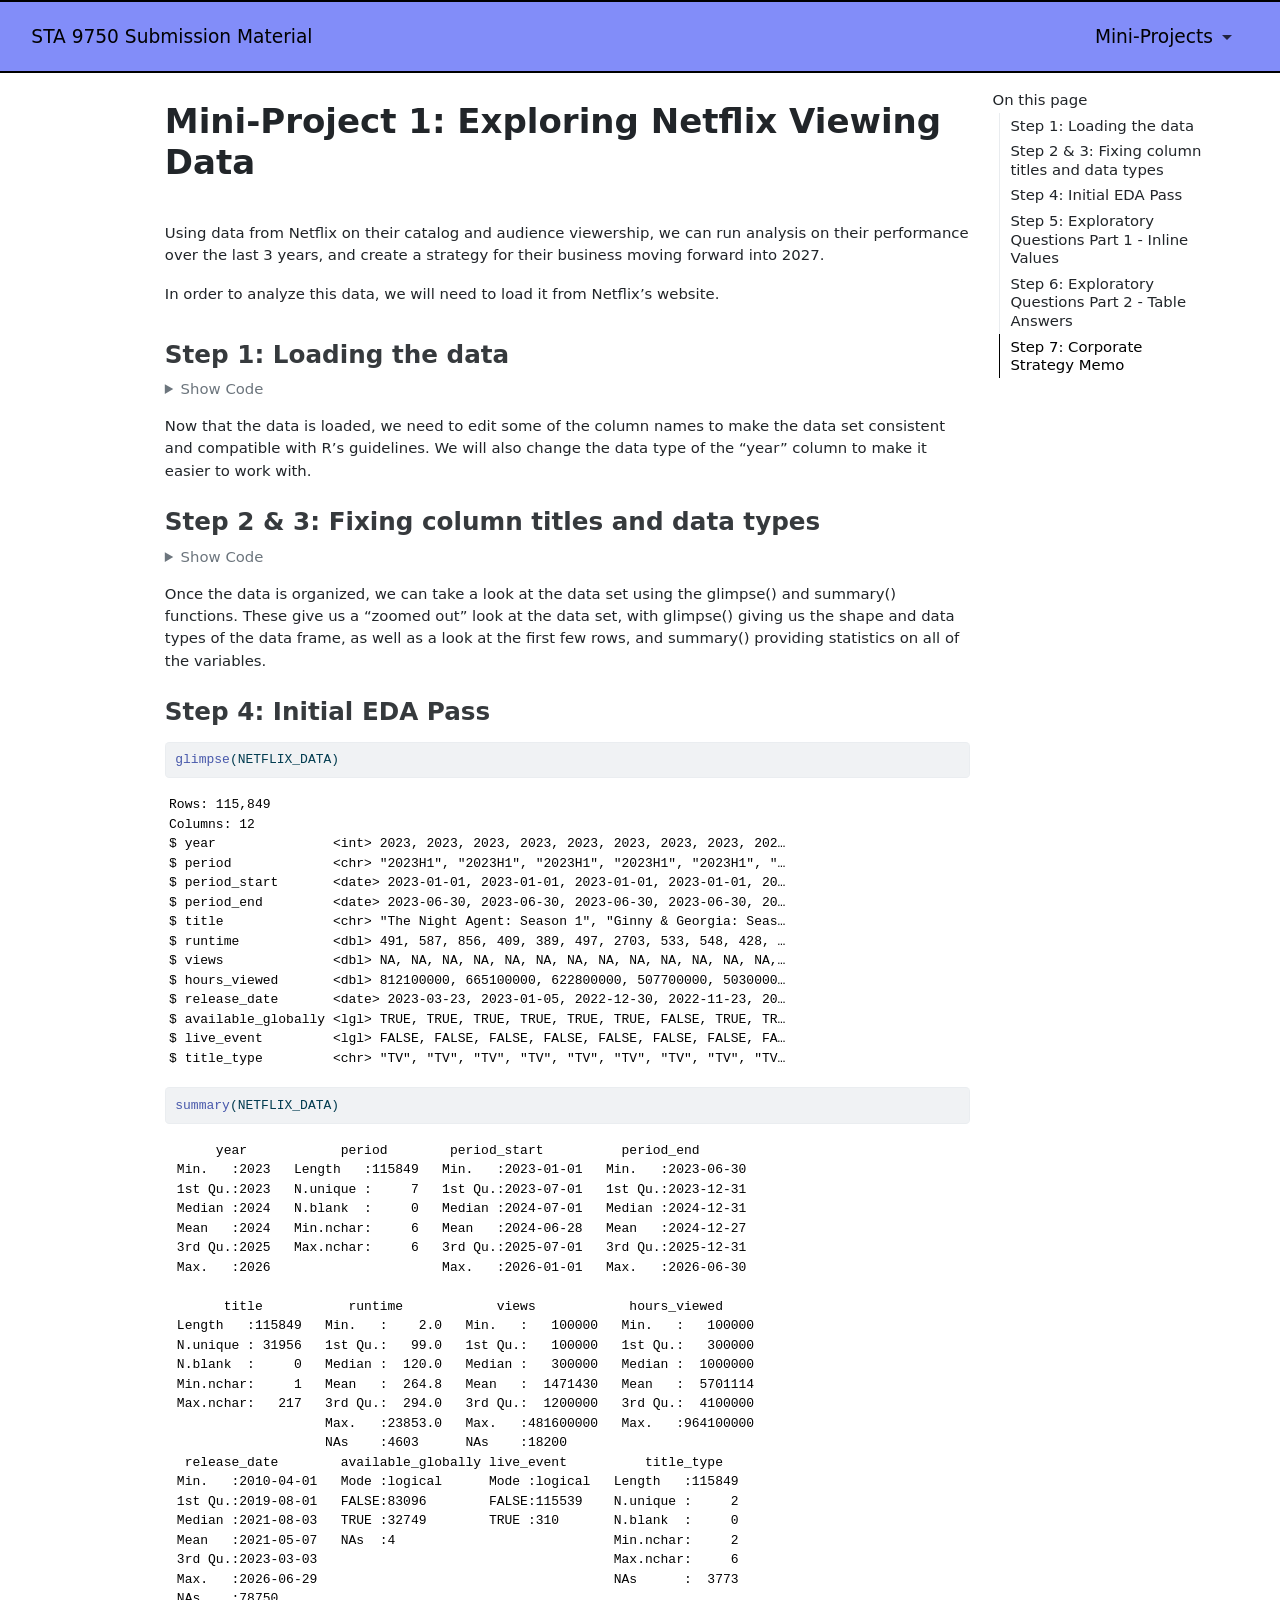
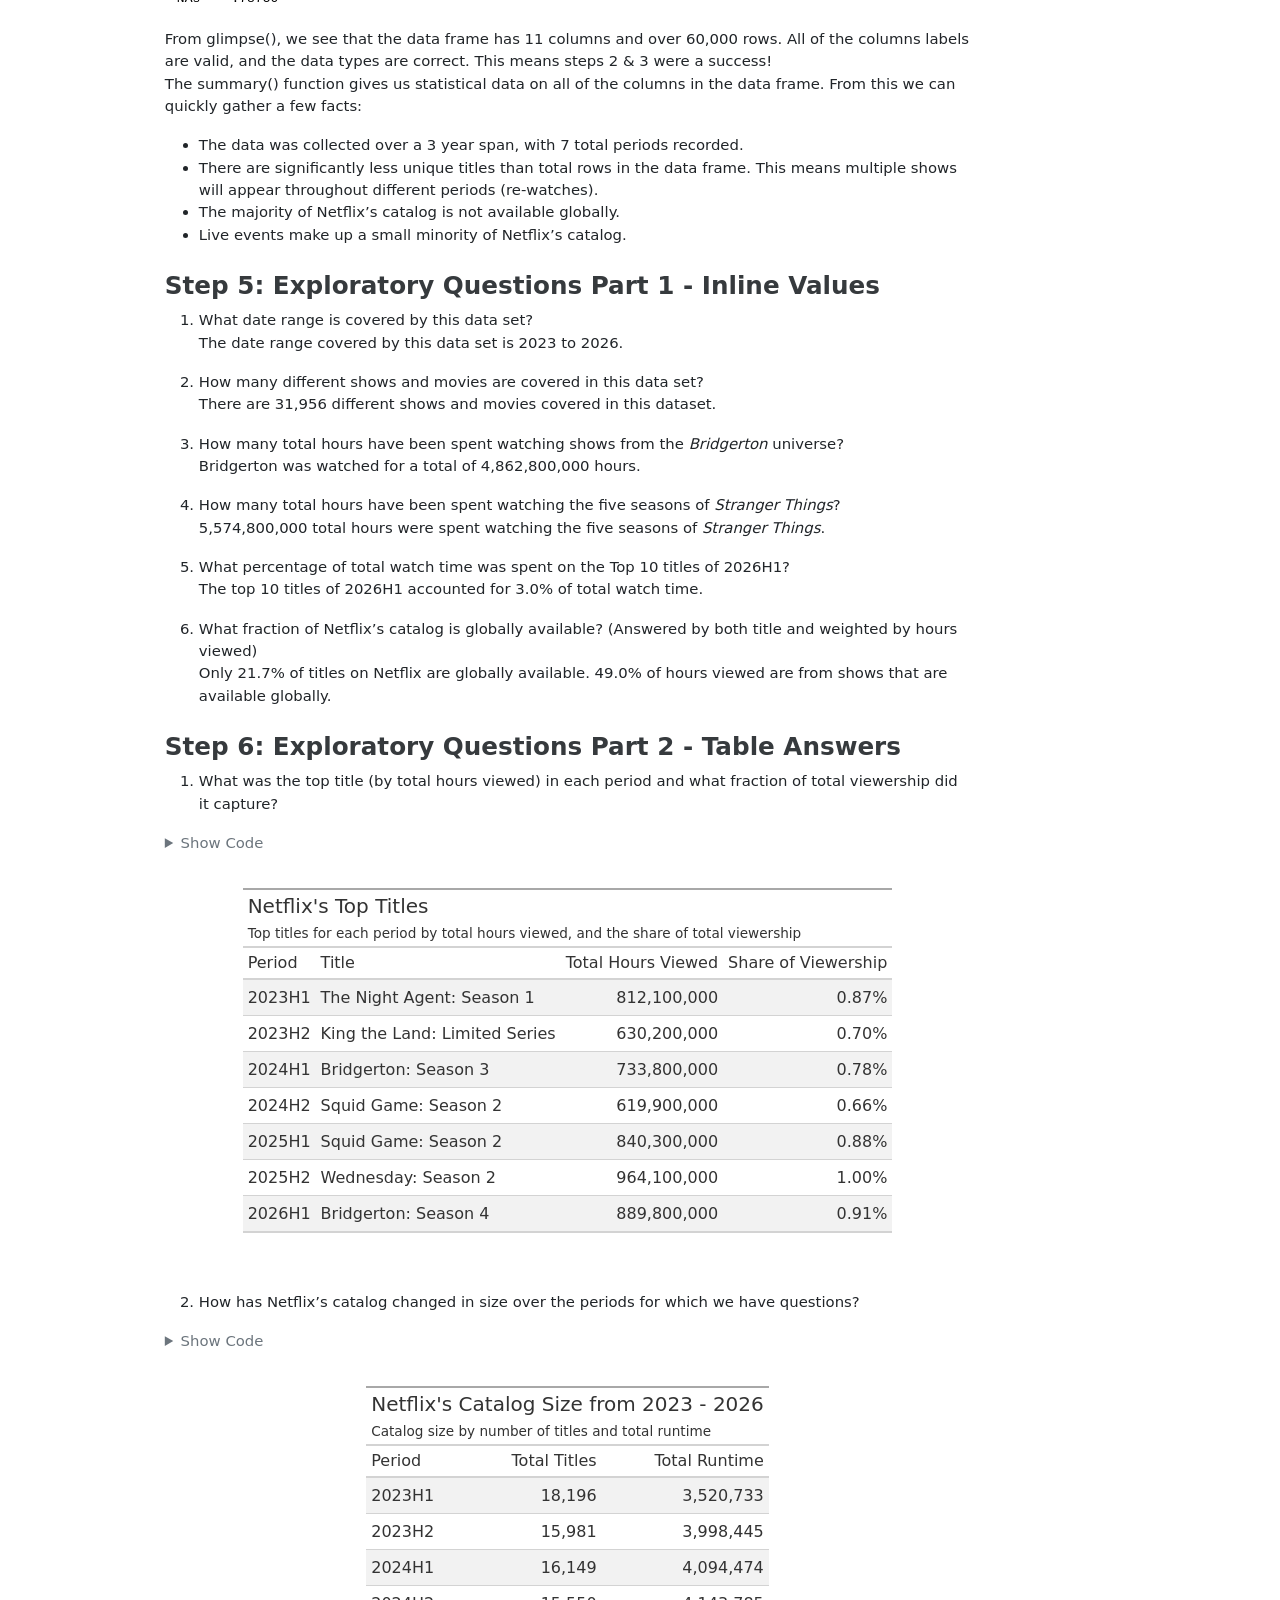
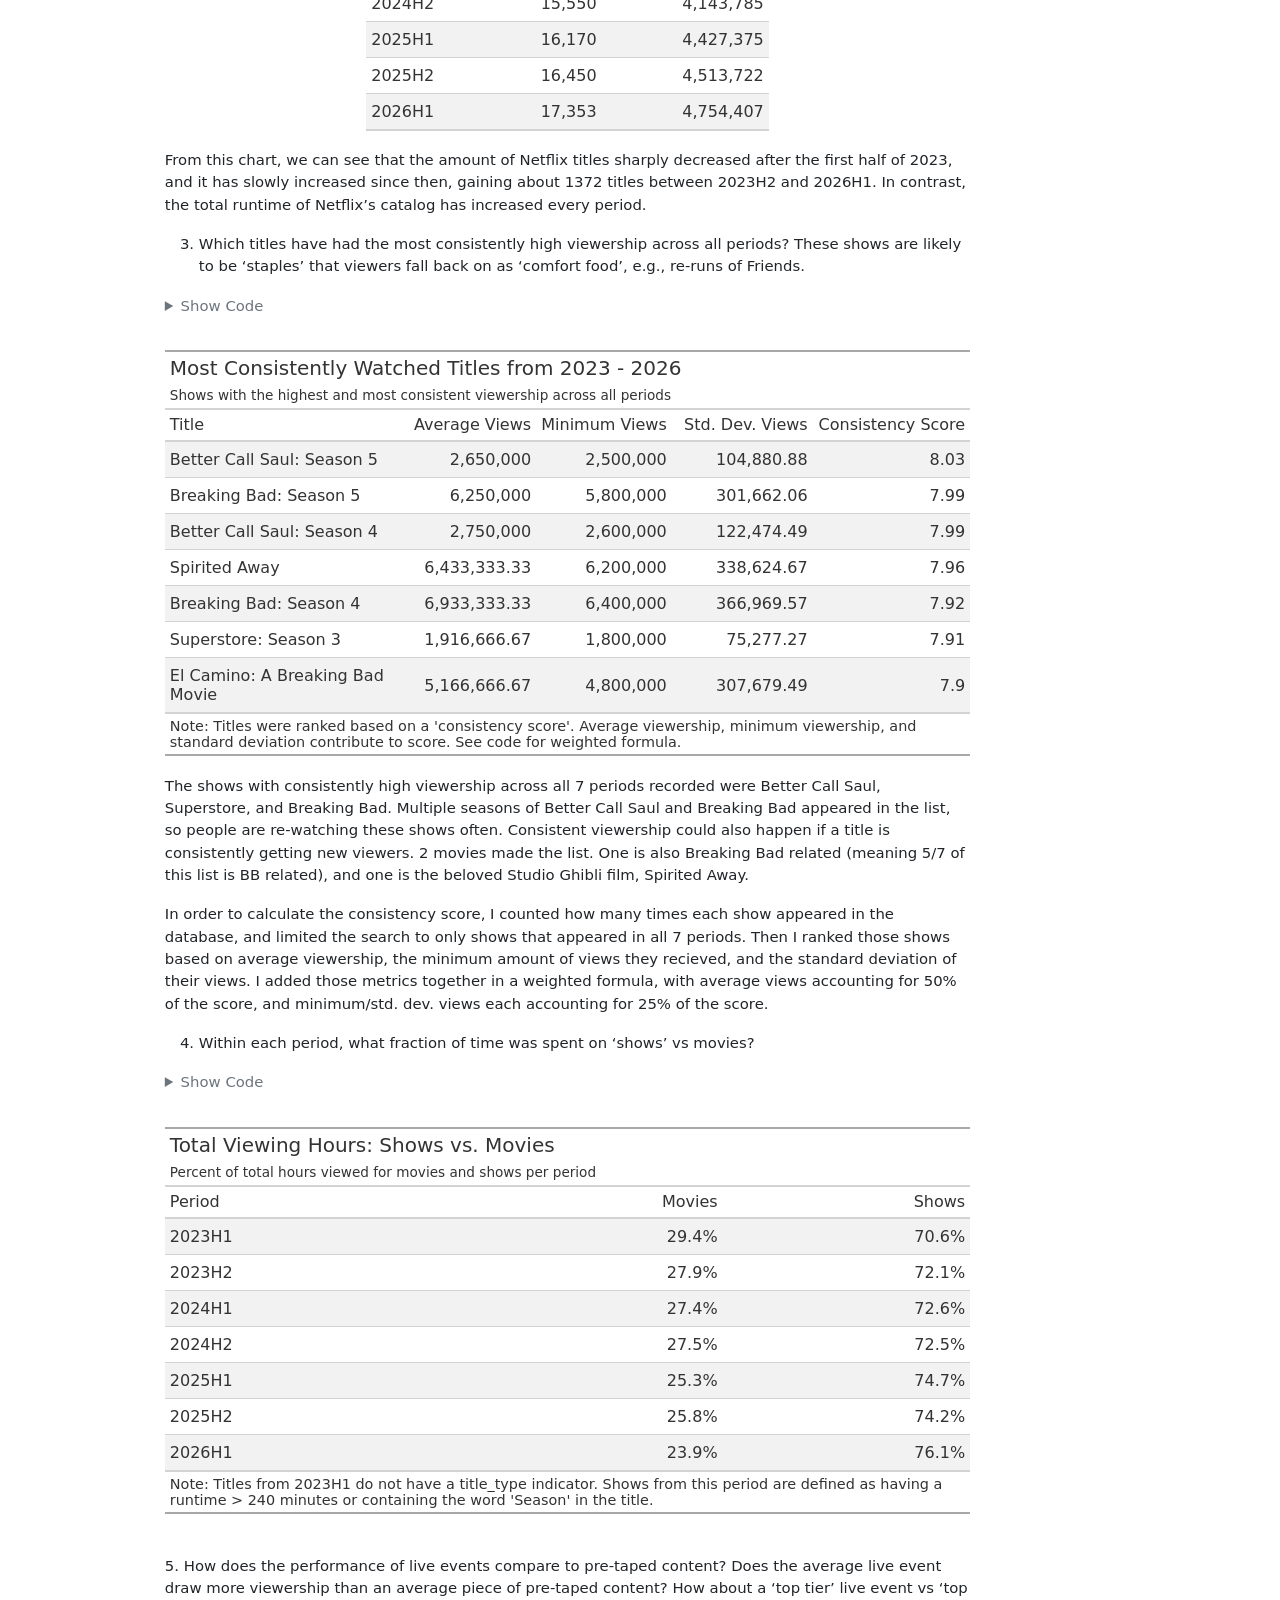
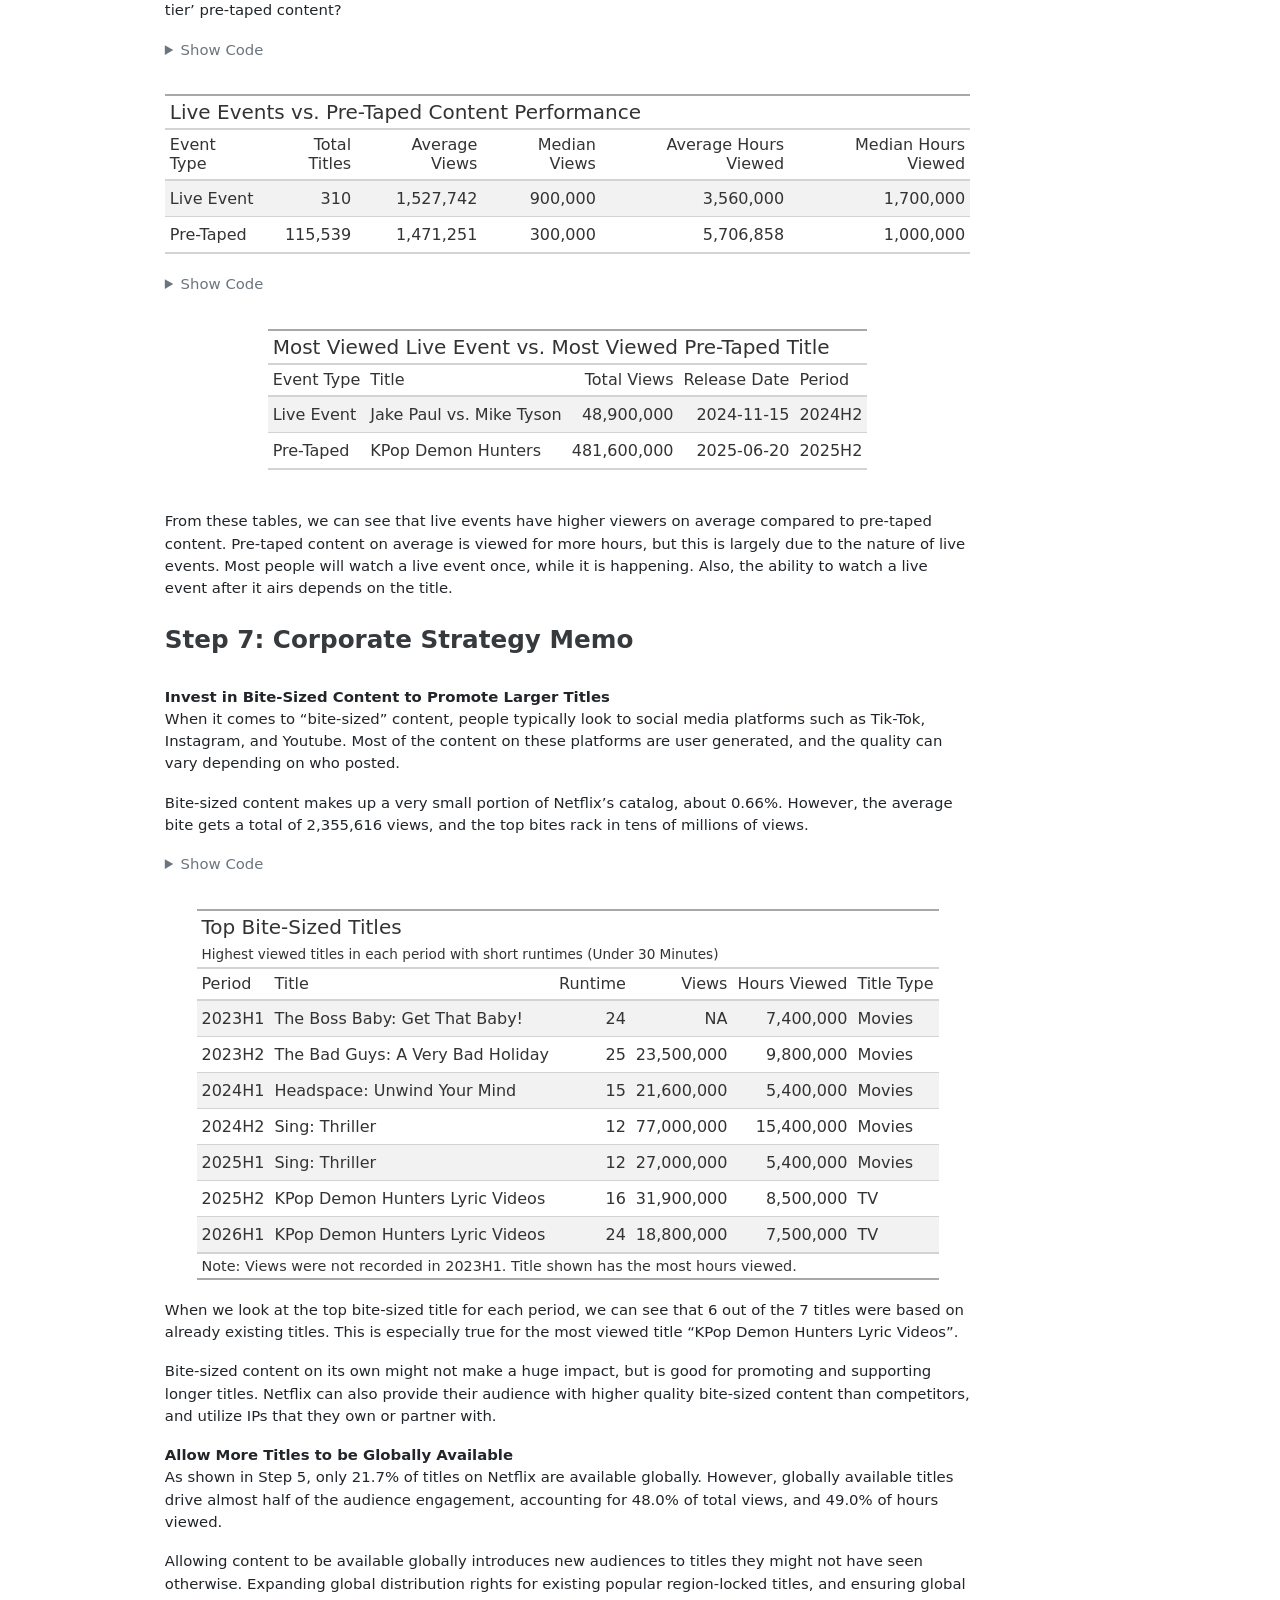
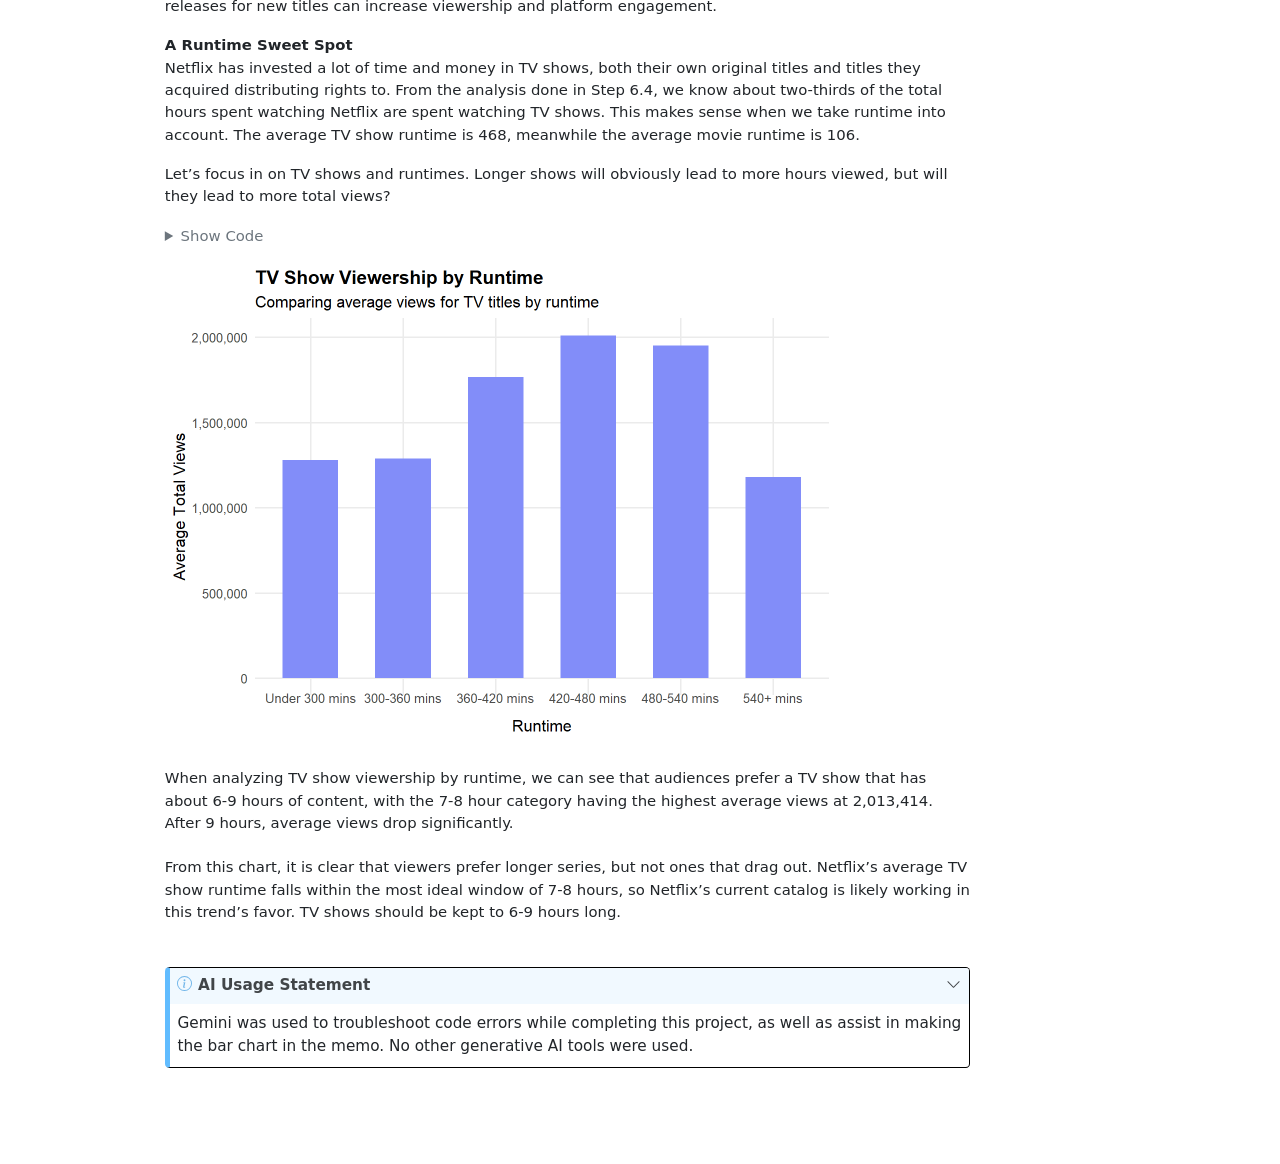
<file: docs/mp01.html>
<!DOCTYPE html>
<html xmlns="http://www.w3.org/1999/xhtml" lang="en" xml:lang="en"><head>

<meta charset="utf-8">
<meta name="generator" content="quarto-1.10.18">

<meta name="viewport" content="width=device-width, initial-scale=1.0, user-scalable=yes">


<title>Mini-Project 1: Exploring Netflix Viewing Data – STA 9750 Submission Material</title>
<style>
/* Default styles provided by pandoc.
** See https://pandoc.org/MANUAL.html#variables-for-html for config info.
*/
span.smallcaps{font-variant: small-caps;}
div.columns{display: flex; gap: 1.5em;}
div.column{flex: auto;}
@media screen {
div.columns{gap: min(4vw, 1.5em);}
div.column{overflow-x: auto;}
}
div.hanging-indent{margin-left: 1.5em; text-indent: -1.5em;}
ul.task-list{list-style: none;}
ul.task-list li input[type="checkbox"] {
  width: 0.8em;
  margin: 0 0.8em 0.2em -1em; /* quarto-specific, see https://github.com/quarto-dev/quarto-cli/issues/4556 */ 
  vertical-align: middle;
}
/* CSS for syntax highlighting */
html { -webkit-text-size-adjust: 100%; }
pre > code.sourceCode { white-space: pre; position: relative; }
pre > code.sourceCode > span { display: inline-block; line-height: 1.25; }
pre > code.sourceCode > span:empty { height: 1.2em; }
.sourceCode { overflow: visible; }
code.sourceCode > span { color: inherit; text-decoration: inherit; }
div.sourceCode { margin: 1em 0; }
pre.sourceCode { margin: 0; }
@media screen {
div.sourceCode { overflow: auto; }
}
@media print {
pre > code.sourceCode { white-space: pre-wrap; }
pre > code.sourceCode > span { text-indent: -5em; padding-left: 5em; }
}
pre.numberSource code
  { counter-reset: source-line 0; }
pre.numberSource code > span
  { position: relative; left: -4em; counter-increment: source-line; }
pre.numberSource code > span > a:first-child::before
  { content: counter(source-line);
    position: relative; left: -1em; text-align: right; vertical-align: baseline;
    border: none; display: inline-block;
    -webkit-touch-callout: none; -webkit-user-select: none;
    -khtml-user-select: none; -moz-user-select: none;
    -ms-user-select: none; user-select: none;
    padding: 0 4px; width: 4em;
  }
pre.numberSource { margin-left: 3em;  padding-left: 4px; }
div.sourceCode
  {   }
@media screen {
pre > code.sourceCode > span > a:first-child::before { text-decoration: underline; }
}
</style>


<script src="site_libs/quarto-nav/quarto-nav.js"></script>
<script src="site_libs/clipboard/clipboard.min.js"></script>
<script src="site_libs/quarto-search/autocomplete.umd.js"></script>
<script src="site_libs/quarto-search/fuse.min.js"></script>
<script src="site_libs/quarto-search/quarto-search.js"></script>
<meta name="quarto:offset" content="./">
<script src="site_libs/quarto-html/quarto.js" type="module"></script>
<script src="site_libs/quarto-html/tabsets/tabsets.js" type="module"></script>
<script src="site_libs/quarto-html/popper.min.js"></script>
<script src="site_libs/quarto-html/tippy.umd.min.js"></script>
<script src="site_libs/quarto-html/anchor.min.js"></script>
<link href="site_libs/quarto-html/tippy.css" rel="stylesheet">
<link href="site_libs/quarto-html/quarto-syntax-highlighting-64a204ab8560d761af7679ceaba22944.css" rel="stylesheet" id="quarto-text-highlighting-styles">
<script src="site_libs/bootstrap/bootstrap.min.js"></script>
<link href="site_libs/bootstrap/bootstrap-icons.css" rel="stylesheet">
<link href="site_libs/bootstrap/bootstrap-adc5cd6dcca335c125d18661845a50cc.min.css" rel="stylesheet" append-hash="true" id="quarto-bootstrap" data-mode="light">
<script id="quarto-search-options" type="application/json">{
  "location": "navbar",
  "copy-button": false,
  "collapse-after": 3,
  "panel-placement": "end",
  "type": "overlay",
  "limit": 50,
  "keyboard-shortcut": [
    "f",
    "/",
    "s"
  ],
  "show-item-context": false,
  "language": {
    "search-no-results-text": "No results",
    "search-matching-documents-text": "matching documents",
    "search-copy-link-title": "Copy link to search",
    "search-hide-matches-text": "Hide additional matches",
    "search-more-match-text": "more match in this document",
    "search-more-matches-text": "more matches in this document",
    "search-clear-button-title": "Clear",
    "search-text-placeholder": "",
    "search-detached-cancel-button-title": "Cancel",
    "search-submit-button-title": "Submit",
    "search-label": "Search"
  }
}</script>


</head>

<body class="nav-fixed quarto-light">

<div id="quarto-search-results"></div>
  <header id="quarto-header" class="headroom fixed-top">
    <nav class="navbar navbar-expand-sm " data-bs-theme="dark">
      <div class="navbar-container container-fluid">
      <div class="navbar-brand-container mx-auto">
    <a class="navbar-brand" href="./index.html">
    <span class="navbar-title">STA 9750 Submission Material</span>
    </a>
  </div>
          <button class="navbar-toggler" type="button" data-bs-toggle="collapse" data-bs-target="#navbarCollapse" aria-controls="navbarCollapse" role="menu" aria-expanded="false" aria-label="Toggle navigation" onclick="if (window.quartoToggleHeadroom) { window.quartoToggleHeadroom(); }">
  <span class="navbar-toggler-icon"></span>
</button>
          <div class="collapse navbar-collapse" id="navbarCollapse">
            <ul class="navbar-nav navbar-nav-scroll ms-auto">
  <li class="nav-item dropdown ">
    <a class="nav-link dropdown-toggle" href="#" id="nav-menu-mini-projects" role="link" data-bs-toggle="dropdown" aria-expanded="false">
 <span class="menu-text">Mini-Projects</span>
    </a>
    <ul class="dropdown-menu dropdown-menu-end" aria-labelledby="nav-menu-mini-projects">    
        <li>
    <a class="dropdown-item" href="./mp01.html">
 <span class="dropdown-text">Mini-Project 1: Exploring Netflix Viewing Data</span></a>
  </li>  
        <li>
    <a class="dropdown-item" href="./mp02.html">
 <span class="dropdown-text">Mini-Project 2: Identifying Environmentally Responsible US Public Transit Systems</span></a>
  </li>  
        <li>
    <a class="dropdown-item" href="./mp03.html">
 <span class="dropdown-text">Mini-Project 3 (Coming Soon)</span></a>
  </li>  
        <li>
    <a class="dropdown-item" href="./mp04.html">
 <span class="dropdown-text">Mini-Project 4 (Coming Soon)</span></a>
  </li>  
    </ul>
  </li>
</ul>
          </div> <!-- /navcollapse -->
            <div class="quarto-navbar-tools">
</div>
      </div> <!-- /container-fluid -->
    </nav>
</header>
<!-- content -->
<div id="quarto-content" class="quarto-container page-columns page-rows-contents page-layout-article page-navbar">
<!-- sidebar -->
<!-- margin-sidebar -->
    <div id="quarto-margin-sidebar" class="sidebar margin-sidebar">
        <nav id="TOC" role="doc-toc" class="toc-active">
    <h2 id="toc-title">On this page</h2>
   
  <ul>
  <li><a href="#step-1-loading-the-data" id="toc-step-1-loading-the-data" class="nav-link active" data-scroll-target="#step-1-loading-the-data">Step 1: Loading the data</a></li>
  <li><a href="#step-2-3-fixing-column-titles-and-data-types" id="toc-step-2-3-fixing-column-titles-and-data-types" class="nav-link" data-scroll-target="#step-2-3-fixing-column-titles-and-data-types">Step 2 &amp; 3: Fixing column titles and data types</a></li>
  <li><a href="#step-4-initial-eda-pass" id="toc-step-4-initial-eda-pass" class="nav-link" data-scroll-target="#step-4-initial-eda-pass">Step 4: Initial EDA Pass</a></li>
  <li><a href="#step-5-exploratory-questions-part-1---inline-values" id="toc-step-5-exploratory-questions-part-1---inline-values" class="nav-link" data-scroll-target="#step-5-exploratory-questions-part-1---inline-values">Step 5: Exploratory Questions Part 1 - Inline Values</a></li>
  <li><a href="#step-6-exploratory-questions-part-2---table-answers" id="toc-step-6-exploratory-questions-part-2---table-answers" class="nav-link" data-scroll-target="#step-6-exploratory-questions-part-2---table-answers">Step 6: Exploratory Questions Part 2 - Table Answers</a></li>
  <li><a href="#step-7-corporate-strategy-memo" id="toc-step-7-corporate-strategy-memo" class="nav-link" data-scroll-target="#step-7-corporate-strategy-memo">Step 7: Corporate Strategy Memo</a></li>
  </ul>
</nav>
    </div>
<!-- main -->
<main class="content" id="quarto-document-content">

<header id="title-block-header" class="quarto-title-block default">
<div class="quarto-title">
<h1 class="title">Mini-Project 1: Exploring Netflix Viewing Data</h1>
</div>



<div class="quarto-title-meta">

    
  
    
  </div>
  


</header>


<p><br>
Using data from Netflix on their catalog and audience viewership, we can run analysis on their performance over the last 3 years, and create a strategy for their business moving forward into 2027.</p>
<p>In order to analyze this data, we will need to load it from Netflix’s website.<br>
</p>
<section id="step-1-loading-the-data" class="level3">
<h3 class="anchored" data-anchor-id="step-1-loading-the-data">Step 1: Loading the data</h3>
<div class="cell">
<details class="code-fold">
<summary>Show Code</summary>
<div class="code-copy-outer-scaffold"><div class="sourceCode cell-code" id="cb1"><pre class="sourceCode r code-overflow-wrap code-with-copy"><code class="sourceCode r"><span id="cb1-1"><a href="#cb1-1" aria-hidden="true" tabindex="-1"></a>load_netflix_data <span class="ot">&lt;-</span> <span class="cf">function</span>(){</span>
<span id="cb1-2"><a href="#cb1-2" aria-hidden="true" tabindex="-1"></a>  <span class="co"># Note to students: Make sure you have installed the tidyverse and fs packages</span></span>
<span id="cb1-3"><a href="#cb1-3" aria-hidden="true" tabindex="-1"></a>  <span class="co">#                   before beginning this assignment. If you aren't sure,</span></span>
<span id="cb1-4"><a href="#cb1-4" aria-hidden="true" tabindex="-1"></a>  <span class="co">#                   simply run `library(tidyverse)` at your R Console and, if</span></span>
<span id="cb1-5"><a href="#cb1-5" aria-hidden="true" tabindex="-1"></a>  <span class="co">#                   you don't see an error message, `tidyverse` has been </span></span>
<span id="cb1-6"><a href="#cb1-6" aria-hidden="true" tabindex="-1"></a>  <span class="co">#                   installed. (Same for `fs`) If you still need to install</span></span>
<span id="cb1-7"><a href="#cb1-7" aria-hidden="true" tabindex="-1"></a>  <span class="co">#                   either package, use the `install.packages` function as </span></span>
<span id="cb1-8"><a href="#cb1-8" aria-hidden="true" tabindex="-1"></a>  <span class="co">#                   demonstrated in class.</span></span>
<span id="cb1-9"><a href="#cb1-9" aria-hidden="true" tabindex="-1"></a>  <span class="fu">library</span>(tidyverse)</span>
<span id="cb1-10"><a href="#cb1-10" aria-hidden="true" tabindex="-1"></a>  <span class="fu">library</span>(rvest)</span>
<span id="cb1-11"><a href="#cb1-11" aria-hidden="true" tabindex="-1"></a>  <span class="fu">library</span>(readxl)</span>
<span id="cb1-12"><a href="#cb1-12" aria-hidden="true" tabindex="-1"></a>  <span class="fu">library</span>(fs)</span>
<span id="cb1-13"><a href="#cb1-13" aria-hidden="true" tabindex="-1"></a>  </span>
<span id="cb1-14"><a href="#cb1-14" aria-hidden="true" tabindex="-1"></a>  data_dir <span class="ot">&lt;-</span> <span class="fu">path</span>(<span class="st">"data"</span>, <span class="st">"mp01"</span>)</span>
<span id="cb1-15"><a href="#cb1-15" aria-hidden="true" tabindex="-1"></a>  </span>
<span id="cb1-16"><a href="#cb1-16" aria-hidden="true" tabindex="-1"></a>  <span class="cf">if</span>(<span class="sc">!</span><span class="fu">dir_exists</span>(data_dir)){</span>
<span id="cb1-17"><a href="#cb1-17" aria-hidden="true" tabindex="-1"></a>    <span class="fu">dir_create</span>(data_dir, <span class="at">showWarnings=</span><span class="cn">FALSE</span>, <span class="at">recurse=</span><span class="cn">TRUE</span>)</span>
<span id="cb1-18"><a href="#cb1-18" aria-hidden="true" tabindex="-1"></a>  }</span>
<span id="cb1-19"><a href="#cb1-19" aria-hidden="true" tabindex="-1"></a>  </span>
<span id="cb1-20"><a href="#cb1-20" aria-hidden="true" tabindex="-1"></a>  NETFLIX_URLS <span class="ot">&lt;-</span> <span class="fu">list</span>(</span>
<span id="cb1-21"><a href="#cb1-21" aria-hidden="true" tabindex="-1"></a>    <span class="st">`</span><span class="at">2023H1</span><span class="st">`</span> <span class="ot">=</span> <span class="st">"https://about.netflix.com/news/what-we-watched-a-netflix-engagement-report"</span>,</span>
<span id="cb1-22"><a href="#cb1-22" aria-hidden="true" tabindex="-1"></a>    <span class="st">`</span><span class="at">2023H2</span><span class="st">`</span> <span class="ot">=</span> <span class="st">"https://about.netflix.com/news/what-we-watched-the-second-half-of-2023"</span>,</span>
<span id="cb1-23"><a href="#cb1-23" aria-hidden="true" tabindex="-1"></a>    <span class="st">`</span><span class="at">2024H1</span><span class="st">`</span> <span class="ot">=</span> <span class="st">"https://about.netflix.com/news/what-we-watched-the-first-half-of-2024"</span>,</span>
<span id="cb1-24"><a href="#cb1-24" aria-hidden="true" tabindex="-1"></a>    <span class="st">`</span><span class="at">2024H2</span><span class="st">`</span> <span class="ot">=</span> <span class="st">"https://about.netflix.com/news/what-we-watched-the-second-half-of-2024"</span>,</span>
<span id="cb1-25"><a href="#cb1-25" aria-hidden="true" tabindex="-1"></a>    <span class="st">`</span><span class="at">2025H1</span><span class="st">`</span> <span class="ot">=</span> <span class="st">"https://about.netflix.com/news/what-we-watched-the-first-half-of-2025"</span>,</span>
<span id="cb1-26"><a href="#cb1-26" aria-hidden="true" tabindex="-1"></a>    <span class="st">`</span><span class="at">2025H2</span><span class="st">`</span> <span class="ot">=</span> <span class="st">"https://about.netflix.com/news/what-we-watched-the-second-half-of-2025"</span>,</span>
<span id="cb1-27"><a href="#cb1-27" aria-hidden="true" tabindex="-1"></a>    <span class="st">`</span><span class="at">2026H1</span><span class="st">`</span> <span class="ot">=</span> <span class="st">"https://about.netflix.com/news/what-we-watched-the-first-half-of-2026"</span></span>
<span id="cb1-28"><a href="#cb1-28" aria-hidden="true" tabindex="-1"></a>  )</span>
<span id="cb1-29"><a href="#cb1-29" aria-hidden="true" tabindex="-1"></a>  </span>
<span id="cb1-30"><a href="#cb1-30" aria-hidden="true" tabindex="-1"></a>  download_if_needed <span class="ot">&lt;-</span> <span class="cf">function</span>(url, local){</span>
<span id="cb1-31"><a href="#cb1-31" aria-hidden="true" tabindex="-1"></a>    <span class="cf">if</span>(<span class="sc">!</span><span class="fu">file_exists</span>(local)){</span>
<span id="cb1-32"><a href="#cb1-32" aria-hidden="true" tabindex="-1"></a>      <span class="fu">download.file</span>(url, local, <span class="at">quiet =</span> <span class="cn">TRUE</span>, <span class="at">mode =</span> <span class="st">"wb"</span>)</span>
<span id="cb1-33"><a href="#cb1-33" aria-hidden="true" tabindex="-1"></a>    }</span>
<span id="cb1-34"><a href="#cb1-34" aria-hidden="true" tabindex="-1"></a>    </span>
<span id="cb1-35"><a href="#cb1-35" aria-hidden="true" tabindex="-1"></a>    <span class="fu">return</span>(local)</span>
<span id="cb1-36"><a href="#cb1-36" aria-hidden="true" tabindex="-1"></a>  }</span>
<span id="cb1-37"><a href="#cb1-37" aria-hidden="true" tabindex="-1"></a>  </span>
<span id="cb1-38"><a href="#cb1-38" aria-hidden="true" tabindex="-1"></a>  NETFLIX_URLS <span class="sc">|&gt;</span> </span>
<span id="cb1-39"><a href="#cb1-39" aria-hidden="true" tabindex="-1"></a>    <span class="fu">map</span>(read_html) <span class="sc">|&gt;</span> </span>
<span id="cb1-40"><a href="#cb1-40" aria-hidden="true" tabindex="-1"></a>    <span class="fu">map</span>(html_element, <span class="at">xpath =</span> <span class="st">"//a[contains(@href, '.xlsx')]"</span>) <span class="sc">|&gt;</span> </span>
<span id="cb1-41"><a href="#cb1-41" aria-hidden="true" tabindex="-1"></a>    <span class="fu">map_chr</span>(html_attr, <span class="st">"href"</span>) <span class="sc">|&gt;</span> </span>
<span id="cb1-42"><a href="#cb1-42" aria-hidden="true" tabindex="-1"></a>    <span class="fu">enframe</span>(<span class="st">"period"</span>, <span class="st">"url"</span>) <span class="sc">|&gt;</span> </span>
<span id="cb1-43"><a href="#cb1-43" aria-hidden="true" tabindex="-1"></a>    <span class="fu">mutate</span>(<span class="at">path =</span> <span class="fu">path</span>(data_dir, <span class="fu">paste0</span>(period, <span class="st">".xlsx"</span>)), </span>
<span id="cb1-44"><a href="#cb1-44" aria-hidden="true" tabindex="-1"></a>           <span class="at">path =</span> <span class="fu">map2</span>(url, path, download_if_needed), </span>
<span id="cb1-45"><a href="#cb1-45" aria-hidden="true" tabindex="-1"></a>           <span class="at">sheets =</span> <span class="fu">map</span>(path, excel_sheets)) <span class="sc">|&gt;</span></span>
<span id="cb1-46"><a href="#cb1-46" aria-hidden="true" tabindex="-1"></a>    <span class="fu">unnest</span>(sheets) <span class="sc">|&gt;</span> </span>
<span id="cb1-47"><a href="#cb1-47" aria-hidden="true" tabindex="-1"></a>    <span class="fu">mutate</span>(<span class="at">data =</span> <span class="fu">map2</span>(path, sheets, \(x, y) <span class="fu">read_excel</span>(x, <span class="at">sheet=</span>y, <span class="at">skip=</span><span class="dv">3</span>, <span class="at">na=</span><span class="st">"*"</span>)), </span>
<span id="cb1-48"><a href="#cb1-48" aria-hidden="true" tabindex="-1"></a>           <span class="at">data =</span> <span class="fu">map</span>(data, \(x) x <span class="sc">|&gt;</span> <span class="fu">mutate</span>(<span class="st">`</span><span class="at">Release Date</span><span class="st">`</span> <span class="ot">=</span> <span class="fu">as.Date</span>(<span class="st">`</span><span class="at">Release Date</span><span class="st">`</span>))), </span>
<span id="cb1-49"><a href="#cb1-49" aria-hidden="true" tabindex="-1"></a>           <span class="at">data =</span> <span class="fu">map2</span>(data, sheets, \(x, y) x <span class="sc">|&gt;</span> <span class="fu">mutate</span>(<span class="at">sheet=</span>y))) <span class="sc">|&gt;</span> </span>
<span id="cb1-50"><a href="#cb1-50" aria-hidden="true" tabindex="-1"></a>    <span class="fu">unnest</span>(data) <span class="sc">|&gt;</span> </span>
<span id="cb1-51"><a href="#cb1-51" aria-hidden="true" tabindex="-1"></a>    <span class="fu">select</span>(<span class="sc">-</span>url, <span class="sc">-</span>path, <span class="sc">-</span>sheets) <span class="sc">|&gt;</span> </span>
<span id="cb1-52"><a href="#cb1-52" aria-hidden="true" tabindex="-1"></a>    <span class="fu">mutate</span>(<span class="at">year=</span><span class="fu">str_sub</span>(period, <span class="dv">1</span>, <span class="dv">4</span>), </span>
<span id="cb1-53"><a href="#cb1-53" aria-hidden="true" tabindex="-1"></a>           <span class="at">half=</span><span class="fu">str_sub</span>(period, <span class="at">start=</span><span class="dv">6</span>), </span>
<span id="cb1-54"><a href="#cb1-54" aria-hidden="true" tabindex="-1"></a>           <span class="at">period_start =</span> <span class="fu">make_date</span>(year, <span class="fu">if_else</span>(half<span class="sc">==</span><span class="dv">1</span>, <span class="dv">1</span>, <span class="dv">7</span>), <span class="dv">1</span>), </span>
<span id="cb1-55"><a href="#cb1-55" aria-hidden="true" tabindex="-1"></a>           <span class="at">period_end =</span> <span class="fu">make_date</span>(year, <span class="fu">if_else</span>(half<span class="sc">==</span><span class="dv">1</span>, <span class="dv">6</span>, <span class="dv">12</span>), <span class="fu">if_else</span>(half<span class="sc">==</span><span class="dv">1</span>, <span class="dv">30</span>, <span class="dv">31</span>))) <span class="sc">|&gt;</span> </span>
<span id="cb1-56"><a href="#cb1-56" aria-hidden="true" tabindex="-1"></a>    <span class="fu">filter</span>(<span class="sc">!</span><span class="fu">is.na</span>(<span class="st">`</span><span class="at">Hours Viewed</span><span class="st">`</span>)) <span class="sc">|&gt;</span></span>
<span id="cb1-57"><a href="#cb1-57" aria-hidden="true" tabindex="-1"></a>    <span class="fu">mutate</span>(<span class="at">live_event =</span> <span class="sc">!</span><span class="fu">is.na</span>(Runtime) <span class="sc">&amp;</span> <span class="fu">str_detect</span>(Runtime, <span class="st">"</span><span class="sc">\\</span><span class="st">d+:</span><span class="sc">\\</span><span class="st">d+</span><span class="sc">\\</span><span class="st">*"</span>), </span>
<span id="cb1-58"><a href="#cb1-58" aria-hidden="true" tabindex="-1"></a>           <span class="at">clean_time =</span> <span class="fu">str_remove</span>(Runtime, <span class="fu">fixed</span>(<span class="st">"*"</span>)),</span>
<span id="cb1-59"><a href="#cb1-59" aria-hidden="true" tabindex="-1"></a>           <span class="at">Runtime =</span> <span class="dv">60</span> <span class="sc">*</span> <span class="fu">hour</span>(<span class="fu">hm</span>(clean_time)) <span class="sc">+</span> <span class="fu">minute</span>(<span class="fu">hm</span>(clean_time)),</span>
<span id="cb1-60"><a href="#cb1-60" aria-hidden="true" tabindex="-1"></a>           <span class="at">title_type =</span> <span class="fu">replace_values</span>(sheet, </span>
<span id="cb1-61"><a href="#cb1-61" aria-hidden="true" tabindex="-1"></a>                                       <span class="st">"Shows"</span> <span class="sc">~</span> <span class="st">"TV"</span>,</span>
<span id="cb1-62"><a href="#cb1-62" aria-hidden="true" tabindex="-1"></a>                                       <span class="st">"Film"</span> <span class="sc">~</span> <span class="st">"Movies"</span>,</span>
<span id="cb1-63"><a href="#cb1-63" aria-hidden="true" tabindex="-1"></a>                                       <span class="st">"Engagement"</span> <span class="sc">~</span> <span class="cn">NA</span>)) <span class="sc">|&gt;</span></span>
<span id="cb1-64"><a href="#cb1-64" aria-hidden="true" tabindex="-1"></a>    <span class="fu">select</span>(<span class="sc">-</span>clean_time, <span class="sc">-</span>sheet) <span class="sc">|&gt;</span></span>
<span id="cb1-65"><a href="#cb1-65" aria-hidden="true" tabindex="-1"></a>    <span class="fu">mutate</span>(<span class="at">Runtime =</span> <span class="fu">coalesce</span>(Runtime, <span class="fu">mean</span>(Runtime, <span class="at">na.rm=</span><span class="cn">TRUE</span>)), </span>
<span id="cb1-66"><a href="#cb1-66" aria-hidden="true" tabindex="-1"></a>           <span class="at">.by=</span>Title, </span>
<span id="cb1-67"><a href="#cb1-67" aria-hidden="true" tabindex="-1"></a>           <span class="at">Title =</span> stringi<span class="sc">::</span><span class="fu">stri_trans_general</span>(Title, <span class="st">"Latin-ASCII"</span>),</span>
<span id="cb1-68"><a href="#cb1-68" aria-hidden="true" tabindex="-1"></a>           <span class="at">Title =</span> <span class="fu">str_remove</span>(Title, <span class="st">" // .*"</span>), </span>
<span id="cb1-69"><a href="#cb1-69" aria-hidden="true" tabindex="-1"></a>           <span class="at">Title =</span> <span class="fu">str_remove</span>(Title, <span class="st">"[^[:ascii:]].*"</span>), </span>
<span id="cb1-70"><a href="#cb1-70" aria-hidden="true" tabindex="-1"></a>           <span class="at">Title =</span> <span class="fu">str_trim</span>(Title)) <span class="sc">|&gt;</span></span>
<span id="cb1-71"><a href="#cb1-71" aria-hidden="true" tabindex="-1"></a>    <span class="fu">filter_out</span>(Title <span class="sc">==</span> <span class="st">""</span>) <span class="sc">|&gt;</span></span>
<span id="cb1-72"><a href="#cb1-72" aria-hidden="true" tabindex="-1"></a>    <span class="fu">select</span>(year, </span>
<span id="cb1-73"><a href="#cb1-73" aria-hidden="true" tabindex="-1"></a>           period, </span>
<span id="cb1-74"><a href="#cb1-74" aria-hidden="true" tabindex="-1"></a>           period_start, </span>
<span id="cb1-75"><a href="#cb1-75" aria-hidden="true" tabindex="-1"></a>           period_end, </span>
<span id="cb1-76"><a href="#cb1-76" aria-hidden="true" tabindex="-1"></a>           Title, </span>
<span id="cb1-77"><a href="#cb1-77" aria-hidden="true" tabindex="-1"></a>           <span class="sc">-</span>half, </span>
<span id="cb1-78"><a href="#cb1-78" aria-hidden="true" tabindex="-1"></a>           Runtime, </span>
<span id="cb1-79"><a href="#cb1-79" aria-hidden="true" tabindex="-1"></a>           Views, </span>
<span id="cb1-80"><a href="#cb1-80" aria-hidden="true" tabindex="-1"></a>           <span class="st">`</span><span class="at">Hours Viewed</span><span class="st">`</span>, </span>
<span id="cb1-81"><a href="#cb1-81" aria-hidden="true" tabindex="-1"></a>           <span class="st">`</span><span class="at">Release Date</span><span class="st">`</span>,</span>
<span id="cb1-82"><a href="#cb1-82" aria-hidden="true" tabindex="-1"></a>           <span class="st">`</span><span class="at">Available Globally?</span><span class="st">`</span>, </span>
<span id="cb1-83"><a href="#cb1-83" aria-hidden="true" tabindex="-1"></a>           live_event, </span>
<span id="cb1-84"><a href="#cb1-84" aria-hidden="true" tabindex="-1"></a>           title_type) <span class="sc">|&gt;</span> </span>
<span id="cb1-85"><a href="#cb1-85" aria-hidden="true" tabindex="-1"></a>    <span class="fu">group_by</span>(Title) <span class="sc">|&gt;</span> </span>
<span id="cb1-86"><a href="#cb1-86" aria-hidden="true" tabindex="-1"></a>    <span class="fu">fill</span>(title_type,</span>
<span id="cb1-87"><a href="#cb1-87" aria-hidden="true" tabindex="-1"></a>         <span class="at">.direction=</span><span class="st">"updown"</span>) <span class="sc">|&gt;</span></span>
<span id="cb1-88"><a href="#cb1-88" aria-hidden="true" tabindex="-1"></a>    <span class="fu">ungroup</span>()</span>
<span id="cb1-89"><a href="#cb1-89" aria-hidden="true" tabindex="-1"></a>  </span>
<span id="cb1-90"><a href="#cb1-90" aria-hidden="true" tabindex="-1"></a>}</span>
<span id="cb1-91"><a href="#cb1-91" aria-hidden="true" tabindex="-1"></a></span>
<span id="cb1-92"><a href="#cb1-92" aria-hidden="true" tabindex="-1"></a>NETFLIX_DATA <span class="ot">&lt;-</span> <span class="fu">load_netflix_data</span>() <span class="sc">|&gt;</span></span>
<span id="cb1-93"><a href="#cb1-93" aria-hidden="true" tabindex="-1"></a>  <span class="fu">rename</span>(<span class="at">title =</span> <span class="st">`</span><span class="at">Title</span><span class="st">`</span>,</span>
<span id="cb1-94"><a href="#cb1-94" aria-hidden="true" tabindex="-1"></a>         <span class="at">runtime =</span> <span class="st">`</span><span class="at">Runtime</span><span class="st">`</span>,</span>
<span id="cb1-95"><a href="#cb1-95" aria-hidden="true" tabindex="-1"></a>         <span class="at">views =</span> <span class="st">`</span><span class="at">Views</span><span class="st">`</span>,</span>
<span id="cb1-96"><a href="#cb1-96" aria-hidden="true" tabindex="-1"></a>         <span class="at">hours_viewed =</span> <span class="st">`</span><span class="at">Hours Viewed</span><span class="st">`</span>,</span>
<span id="cb1-97"><a href="#cb1-97" aria-hidden="true" tabindex="-1"></a>         <span class="at">release_date =</span> <span class="st">`</span><span class="at">Release Date</span><span class="st">`</span>,</span>
<span id="cb1-98"><a href="#cb1-98" aria-hidden="true" tabindex="-1"></a>         <span class="at">available_globally =</span> <span class="st">`</span><span class="at">Available Globally?</span><span class="st">`</span>) <span class="sc">|&gt;</span></span>
<span id="cb1-99"><a href="#cb1-99" aria-hidden="true" tabindex="-1"></a>  <span class="fu">mutate</span>(<span class="at">year =</span> <span class="fu">as.integer</span>(year),</span>
<span id="cb1-100"><a href="#cb1-100" aria-hidden="true" tabindex="-1"></a>         <span class="at">available_globally =</span> available_globally <span class="sc">==</span> <span class="st">"Yes"</span>)</span></code></pre></div><button title="Copy to Clipboard" class="code-copy-button"><i class="bi"></i></button></div>
</details>
</div>
<p>Now that the data is loaded, we need to edit some of the column names to make the data set consistent and compatible with R’s guidelines. We will also change the data type of the “year” column to make it easier to work with.<br>
</p>
</section>
<section id="step-2-3-fixing-column-titles-and-data-types" class="level3">
<h3 class="anchored" data-anchor-id="step-2-3-fixing-column-titles-and-data-types">Step 2 &amp; 3: Fixing column titles and data types</h3>
<div class="cell">
<details class="code-fold">
<summary>Show Code</summary>
<div class="code-copy-outer-scaffold"><div class="sourceCode cell-code" id="cb2"><pre class="sourceCode r code-overflow-wrap code-with-copy"><code class="sourceCode r"><span id="cb2-1"><a href="#cb2-1" aria-hidden="true" tabindex="-1"></a>NETFLIX_DATA <span class="ot">&lt;-</span> <span class="fu">load_netflix_data</span>() <span class="sc">|&gt;</span></span>
<span id="cb2-2"><a href="#cb2-2" aria-hidden="true" tabindex="-1"></a>  <span class="fu">rename</span>(<span class="at">title =</span> <span class="st">`</span><span class="at">Title</span><span class="st">`</span>,</span>
<span id="cb2-3"><a href="#cb2-3" aria-hidden="true" tabindex="-1"></a>         <span class="at">runtime =</span> <span class="st">`</span><span class="at">Runtime</span><span class="st">`</span>,</span>
<span id="cb2-4"><a href="#cb2-4" aria-hidden="true" tabindex="-1"></a>         <span class="at">views =</span> <span class="st">`</span><span class="at">Views</span><span class="st">`</span>,</span>
<span id="cb2-5"><a href="#cb2-5" aria-hidden="true" tabindex="-1"></a>         <span class="at">hours_viewed =</span> <span class="st">`</span><span class="at">Hours Viewed</span><span class="st">`</span>,</span>
<span id="cb2-6"><a href="#cb2-6" aria-hidden="true" tabindex="-1"></a>         <span class="at">release_date =</span> <span class="st">`</span><span class="at">Release Date</span><span class="st">`</span>,</span>
<span id="cb2-7"><a href="#cb2-7" aria-hidden="true" tabindex="-1"></a>         <span class="at">available_globally =</span> <span class="st">`</span><span class="at">Available Globally?</span><span class="st">`</span>) <span class="sc">|&gt;</span></span>
<span id="cb2-8"><a href="#cb2-8" aria-hidden="true" tabindex="-1"></a>  <span class="fu">mutate</span>(<span class="at">year =</span> <span class="fu">as.integer</span>(year),</span>
<span id="cb2-9"><a href="#cb2-9" aria-hidden="true" tabindex="-1"></a>         <span class="at">available_globally =</span> available_globally <span class="sc">==</span> <span class="st">"Yes"</span>)</span></code></pre></div><button title="Copy to Clipboard" class="code-copy-button"><i class="bi"></i></button></div>
</details>
</div>
<p>Once the data is organized, we can take a look at the data set using the glimpse() and summary() functions. These give us a “zoomed out” look at the data set, with glimpse() giving us the shape and data types of the data frame, as well as a look at the first few rows, and summary() providing statistics on all of the variables.<br>
</p>
</section>
<section id="step-4-initial-eda-pass" class="level3">
<h3 class="anchored" data-anchor-id="step-4-initial-eda-pass">Step 4: Initial EDA Pass</h3>
<div class="cell">
<div class="code-copy-outer-scaffold"><div class="sourceCode cell-code" id="cb3"><pre class="sourceCode r code-with-copy"><code class="sourceCode r"><span id="cb3-1"><a href="#cb3-1" aria-hidden="true" tabindex="-1"></a><span class="fu">glimpse</span>(NETFLIX_DATA)</span></code></pre></div><button title="Copy to Clipboard" class="code-copy-button"><i class="bi"></i></button></div>
<div class="cell-output cell-output-stdout">
<pre><code>Rows: 115,849
Columns: 12
$ year               &lt;int&gt; 2023, 2023, 2023, 2023, 2023, 2023, 2023, 2023, 202…
$ period             &lt;chr&gt; "2023H1", "2023H1", "2023H1", "2023H1", "2023H1", "…
$ period_start       &lt;date&gt; 2023-01-01, 2023-01-01, 2023-01-01, 2023-01-01, 20…
$ period_end         &lt;date&gt; 2023-06-30, 2023-06-30, 2023-06-30, 2023-06-30, 20…
$ title              &lt;chr&gt; "The Night Agent: Season 1", "Ginny &amp; Georgia: Seas…
$ runtime            &lt;dbl&gt; 491, 587, 856, 409, 389, 497, 2703, 533, 548, 428, …
$ views              &lt;dbl&gt; NA, NA, NA, NA, NA, NA, NA, NA, NA, NA, NA, NA, NA,…
$ hours_viewed       &lt;dbl&gt; 812100000, 665100000, 622800000, 507700000, 5030000…
$ release_date       &lt;date&gt; 2023-03-23, 2023-01-05, 2022-12-30, 2022-11-23, 20…
$ available_globally &lt;lgl&gt; TRUE, TRUE, TRUE, TRUE, TRUE, TRUE, FALSE, TRUE, TR…
$ live_event         &lt;lgl&gt; FALSE, FALSE, FALSE, FALSE, FALSE, FALSE, FALSE, FA…
$ title_type         &lt;chr&gt; "TV", "TV", "TV", "TV", "TV", "TV", "TV", "TV", "TV…</code></pre>
</div>
<div class="code-copy-outer-scaffold"><div class="sourceCode cell-code" id="cb5"><pre class="sourceCode r code-with-copy"><code class="sourceCode r"><span id="cb5-1"><a href="#cb5-1" aria-hidden="true" tabindex="-1"></a><span class="fu">summary</span>(NETFLIX_DATA)</span></code></pre></div><button title="Copy to Clipboard" class="code-copy-button"><i class="bi"></i></button></div>
<div class="cell-output cell-output-stdout">
<pre><code>      year            period        period_start          period_end        
 Min.   :2023   Length   :115849   Min.   :2023-01-01   Min.   :2023-06-30  
 1st Qu.:2023   N.unique :     7   1st Qu.:2023-07-01   1st Qu.:2023-12-31  
 Median :2024   N.blank  :     0   Median :2024-07-01   Median :2024-12-31  
 Mean   :2024   Min.nchar:     6   Mean   :2024-06-28   Mean   :2024-12-27  
 3rd Qu.:2025   Max.nchar:     6   3rd Qu.:2025-07-01   3rd Qu.:2025-12-31  
 Max.   :2026                      Max.   :2026-01-01   Max.   :2026-06-30  
                                                                            
       title           runtime            views            hours_viewed      
 Length   :115849   Min.   :    2.0   Min.   :   100000   Min.   :   100000  
 N.unique : 31956   1st Qu.:   99.0   1st Qu.:   100000   1st Qu.:   300000  
 N.blank  :     0   Median :  120.0   Median :   300000   Median :  1000000  
 Min.nchar:     1   Mean   :  264.8   Mean   :  1471430   Mean   :  5701114  
 Max.nchar:   217   3rd Qu.:  294.0   3rd Qu.:  1200000   3rd Qu.:  4100000  
                    Max.   :23853.0   Max.   :481600000   Max.   :964100000  
                    NAs    :4603      NAs    :18200                          
  release_date        available_globally live_event          title_type    
 Min.   :2010-04-01   Mode :logical      Mode :logical   Length   :115849  
 1st Qu.:2019-08-01   FALSE:83096        FALSE:115539    N.unique :     2  
 Median :2021-08-03   TRUE :32749        TRUE :310       N.blank  :     0  
 Mean   :2021-05-07   NAs  :4                            Min.nchar:     2  
 3rd Qu.:2023-03-03                                      Max.nchar:     6  
 Max.   :2026-06-29                                      NAs      :  3773  
 NAs    :78750                                                             </code></pre>
</div>
</div>
<p>From glimpse(), we see that the data frame has 11 columns and over 60,000 rows. All of the columns labels are valid, and the data types are correct. This means steps 2 &amp; 3 were a success!<br>
The summary() function gives us statistical data on all of the columns in the data frame. From this we can quickly gather a few facts:</p>
<ul>
<li>The data was collected over a 3 year span, with 7 total periods recorded.</li>
<li>There are significantly less unique titles than total rows in the data frame. This means multiple shows will appear throughout different periods (re-watches).</li>
<li>The majority of Netflix’s catalog is not available globally.</li>
<li>Live events make up a small minority of Netflix’s catalog.</li>
</ul>
</section>
<section id="step-5-exploratory-questions-part-1---inline-values" class="level3">
<h3 class="anchored" data-anchor-id="step-5-exploratory-questions-part-1---inline-values">Step 5: Exploratory Questions Part 1 - Inline Values</h3>
<ol type="1">
<li><p>What date range is covered by this data set?<br>
The date range covered by this data set is 2023 to 2026.</p></li>
<li><p>How many different shows and movies are covered in this data set?<br>
There are 31,956 different shows and movies covered in this dataset.</p></li>
<li><p>How many total hours have been spent watching shows from the <em>Bridgerton</em> universe?<br>
Bridgerton was watched for a total of 4,862,800,000 hours.</p></li>
<li><p>How many total hours have been spent watching the five seasons of <em>Stranger Things</em>?<br>
5,574,800,000 total hours were spent watching the five seasons of <em>Stranger Things</em>.</p></li>
<li><p>What percentage of total watch time was spent on the Top 10 titles of 2026H1?<br>
The top 10 titles of 2026H1 accounted for 3.0% of total watch time.</p></li>
<li><p>What fraction of Netflix’s catalog is globally available? (Answered by both title and weighted by hours viewed)<br>
Only 21.7% of titles on Netflix are globally available. 49.0% of hours viewed are from shows that are available globally.</p></li>
</ol>
</section>
<section id="step-6-exploratory-questions-part-2---table-answers" class="level3">
<h3 class="anchored" data-anchor-id="step-6-exploratory-questions-part-2---table-answers">Step 6: Exploratory Questions Part 2 - Table Answers</h3>
<ol type="1">
<li>What was the top title (by total hours viewed) in each period and what fraction of total viewership did it capture?</li>
</ol>
<div class="cell">
<details class="code-fold">
<summary>Show Code</summary>
<div class="code-copy-outer-scaffold"><div class="sourceCode cell-code" id="cb7"><pre class="sourceCode r code-overflow-wrap code-with-copy"><code class="sourceCode r"><span id="cb7-1"><a href="#cb7-1" aria-hidden="true" tabindex="-1"></a>NETFLIX_DATA <span class="sc">|&gt;</span></span>
<span id="cb7-2"><a href="#cb7-2" aria-hidden="true" tabindex="-1"></a>  <span class="fu">group_by</span>(period) <span class="sc">|&gt;</span></span>
<span id="cb7-3"><a href="#cb7-3" aria-hidden="true" tabindex="-1"></a>  <span class="fu">mutate</span>(<span class="at">period_total_hours =</span> <span class="fu">sum</span>(hours_viewed, <span class="at">na.rm =</span> <span class="cn">TRUE</span>)) <span class="sc">|&gt;</span></span>
<span id="cb7-4"><a href="#cb7-4" aria-hidden="true" tabindex="-1"></a>  <span class="fu">slice_max</span>(hours_viewed) <span class="sc">|&gt;</span></span>
<span id="cb7-5"><a href="#cb7-5" aria-hidden="true" tabindex="-1"></a>   <span class="fu">mutate</span>(<span class="at">viewership_fraction =</span> hours_viewed<span class="sc">/</span>period_total_hours) <span class="sc">|&gt;</span></span>
<span id="cb7-6"><a href="#cb7-6" aria-hidden="true" tabindex="-1"></a>  <span class="fu">select</span>(period, title, hours_viewed, viewership_fraction) <span class="sc">|&gt;</span></span>
<span id="cb7-7"><a href="#cb7-7" aria-hidden="true" tabindex="-1"></a>  <span class="fu">ungroup</span>() <span class="sc">|&gt;</span></span>
<span id="cb7-8"><a href="#cb7-8" aria-hidden="true" tabindex="-1"></a>  <span class="fu">gt</span>() <span class="sc">|&gt;</span></span>
<span id="cb7-9"><a href="#cb7-9" aria-hidden="true" tabindex="-1"></a>    <span class="fu">tab_header</span>(</span>
<span id="cb7-10"><a href="#cb7-10" aria-hidden="true" tabindex="-1"></a>    <span class="at">title =</span> <span class="st">"Netflix's Top Titles"</span>,</span>
<span id="cb7-11"><a href="#cb7-11" aria-hidden="true" tabindex="-1"></a>    <span class="at">subtitle =</span> <span class="st">"Top titles for each period by total hours viewed, and the share of total viewership"</span></span>
<span id="cb7-12"><a href="#cb7-12" aria-hidden="true" tabindex="-1"></a>  ) <span class="sc">|&gt;</span> </span>
<span id="cb7-13"><a href="#cb7-13" aria-hidden="true" tabindex="-1"></a>    <span class="fu">cols_label</span>(</span>
<span id="cb7-14"><a href="#cb7-14" aria-hidden="true" tabindex="-1"></a>    <span class="at">period =</span> <span class="st">"Period"</span>,</span>
<span id="cb7-15"><a href="#cb7-15" aria-hidden="true" tabindex="-1"></a>    <span class="at">title =</span> <span class="st">"Title"</span>,</span>
<span id="cb7-16"><a href="#cb7-16" aria-hidden="true" tabindex="-1"></a>    <span class="at">hours_viewed =</span> <span class="st">"Total Hours Viewed"</span>,</span>
<span id="cb7-17"><a href="#cb7-17" aria-hidden="true" tabindex="-1"></a>    <span class="at">viewership_fraction =</span> <span class="st">"Share of Viewership"</span></span>
<span id="cb7-18"><a href="#cb7-18" aria-hidden="true" tabindex="-1"></a>  ) <span class="sc">|&gt;</span></span>
<span id="cb7-19"><a href="#cb7-19" aria-hidden="true" tabindex="-1"></a>  <span class="fu">fmt_number</span>(</span>
<span id="cb7-20"><a href="#cb7-20" aria-hidden="true" tabindex="-1"></a>    <span class="at">drop_trailing_zeros =</span> <span class="cn">TRUE</span>,</span>
<span id="cb7-21"><a href="#cb7-21" aria-hidden="true" tabindex="-1"></a>    <span class="at">sep_mark =</span> <span class="st">","</span></span>
<span id="cb7-22"><a href="#cb7-22" aria-hidden="true" tabindex="-1"></a>  ) <span class="sc">|&gt;</span></span>
<span id="cb7-23"><a href="#cb7-23" aria-hidden="true" tabindex="-1"></a>  <span class="fu">fmt_percent</span>(</span>
<span id="cb7-24"><a href="#cb7-24" aria-hidden="true" tabindex="-1"></a>    <span class="at">columns =</span> viewership_fraction,</span>
<span id="cb7-25"><a href="#cb7-25" aria-hidden="true" tabindex="-1"></a>    <span class="at">decimals =</span> <span class="dv">2</span>,</span>
<span id="cb7-26"><a href="#cb7-26" aria-hidden="true" tabindex="-1"></a>  ) <span class="sc">|&gt;</span></span>
<span id="cb7-27"><a href="#cb7-27" aria-hidden="true" tabindex="-1"></a>  <span class="fu">opt_align_table_header</span>(<span class="at">align =</span> <span class="st">"left"</span>)</span></code></pre></div><button title="Copy to Clipboard" class="code-copy-button"><i class="bi"></i></button></div>
</details>
<div class="cell-output-display">
<div id="xoycqzgqtj" style="padding-left:0px;padding-right:0px;padding-top:10px;padding-bottom:10px;overflow-x:auto;overflow-y:auto;width:auto;height:auto;">
<style>#xoycqzgqtj table {
  font-family: system-ui, 'Segoe UI', Roboto, Helvetica, Arial, sans-serif, 'Apple Color Emoji', 'Segoe UI Emoji', 'Segoe UI Symbol', 'Noto Color Emoji';
  -webkit-font-smoothing: antialiased;
  -moz-osx-font-smoothing: grayscale;
}

#xoycqzgqtj thead, #xoycqzgqtj tbody, #xoycqzgqtj tfoot, #xoycqzgqtj tr, #xoycqzgqtj td, #xoycqzgqtj th {
  border-style: none;
}

#xoycqzgqtj p {
  margin: 0;
  padding: 0;
}

#xoycqzgqtj .gt_table {
  display: table;
  border-collapse: collapse;
  line-height: normal;
  margin-left: auto;
  margin-right: auto;
  color: #333333;
  font-size: 16px;
  font-weight: normal;
  font-style: normal;
  background-color: #FFFFFF;
  width: auto;
  border-top-style: solid;
  border-top-width: 2px;
  border-top-color: #A8A8A8;
  border-right-style: none;
  border-right-width: 2px;
  border-right-color: #D3D3D3;
  border-bottom-style: solid;
  border-bottom-width: 2px;
  border-bottom-color: #A8A8A8;
  border-left-style: none;
  border-left-width: 2px;
  border-left-color: #D3D3D3;
}

#xoycqzgqtj .gt_caption {
  padding-top: 4px;
  padding-bottom: 4px;
}

#xoycqzgqtj .gt_title {
  color: #333333;
  font-size: 125%;
  font-weight: initial;
  padding-top: 4px;
  padding-bottom: 4px;
  padding-left: 5px;
  padding-right: 5px;
  border-bottom-color: #FFFFFF;
  border-bottom-width: 0;
}

#xoycqzgqtj .gt_subtitle {
  color: #333333;
  font-size: 85%;
  font-weight: initial;
  padding-top: 3px;
  padding-bottom: 5px;
  padding-left: 5px;
  padding-right: 5px;
  border-top-color: #FFFFFF;
  border-top-width: 0;
}

#xoycqzgqtj .gt_heading {
  background-color: #FFFFFF;
  text-align: left;
  border-bottom-color: #FFFFFF;
  border-left-style: none;
  border-left-width: 1px;
  border-left-color: #D3D3D3;
  border-right-style: none;
  border-right-width: 1px;
  border-right-color: #D3D3D3;
}

#xoycqzgqtj .gt_bottom_border {
  border-bottom-style: solid;
  border-bottom-width: 2px;
  border-bottom-color: #D3D3D3;
}

#xoycqzgqtj .gt_col_headings {
  border-top-style: solid;
  border-top-width: 2px;
  border-top-color: #D3D3D3;
  border-bottom-style: solid;
  border-bottom-width: 2px;
  border-bottom-color: #D3D3D3;
  border-left-style: none;
  border-left-width: 1px;
  border-left-color: #D3D3D3;
  border-right-style: none;
  border-right-width: 1px;
  border-right-color: #D3D3D3;
}

#xoycqzgqtj .gt_col_heading {
  color: #333333;
  background-color: #FFFFFF;
  font-size: 100%;
  font-weight: normal;
  text-transform: inherit;
  border-left-style: none;
  border-left-width: 1px;
  border-left-color: #D3D3D3;
  border-right-style: none;
  border-right-width: 1px;
  border-right-color: #D3D3D3;
  vertical-align: bottom;
  padding-top: 5px;
  padding-bottom: 6px;
  padding-left: 5px;
  padding-right: 5px;
  overflow-x: hidden;
}

#xoycqzgqtj .gt_column_spanner_outer {
  color: #333333;
  background-color: #FFFFFF;
  font-size: 100%;
  font-weight: normal;
  text-transform: inherit;
  padding-top: 0;
  padding-bottom: 0;
  padding-left: 4px;
  padding-right: 4px;
}

#xoycqzgqtj .gt_column_spanner_outer:first-child {
  padding-left: 0;
}

#xoycqzgqtj .gt_column_spanner_outer:last-child {
  padding-right: 0;
}

#xoycqzgqtj .gt_column_spanner {
  border-bottom-style: solid;
  border-bottom-width: 2px;
  border-bottom-color: #D3D3D3;
  vertical-align: bottom;
  padding-top: 5px;
  padding-bottom: 5px;
  overflow-x: hidden;
  display: inline-block;
  width: 100%;
}

#xoycqzgqtj .gt_spanner_row {
  border-bottom-style: hidden;
}

#xoycqzgqtj .gt_group_heading {
  padding-top: 8px;
  padding-bottom: 8px;
  padding-left: 5px;
  padding-right: 5px;
  color: #333333;
  background-color: #FFFFFF;
  font-size: 100%;
  font-weight: initial;
  text-transform: inherit;
  border-top-style: solid;
  border-top-width: 2px;
  border-top-color: #D3D3D3;
  border-bottom-style: solid;
  border-bottom-width: 2px;
  border-bottom-color: #D3D3D3;
  border-left-style: none;
  border-left-width: 1px;
  border-left-color: #D3D3D3;
  border-right-style: none;
  border-right-width: 1px;
  border-right-color: #D3D3D3;
  vertical-align: middle;
  text-align: left;
}

#xoycqzgqtj .gt_empty_group_heading {
  padding: 0.5px;
  color: #333333;
  background-color: #FFFFFF;
  font-size: 100%;
  font-weight: initial;
  border-top-style: solid;
  border-top-width: 2px;
  border-top-color: #D3D3D3;
  border-bottom-style: solid;
  border-bottom-width: 2px;
  border-bottom-color: #D3D3D3;
  vertical-align: middle;
}

#xoycqzgqtj .gt_from_md > :first-child {
  margin-top: 0;
}

#xoycqzgqtj .gt_from_md > :last-child {
  margin-bottom: 0;
}

#xoycqzgqtj .gt_row {
  padding-top: 8px;
  padding-bottom: 8px;
  padding-left: 5px;
  padding-right: 5px;
  margin: 10px;
  border-top-style: solid;
  border-top-width: 1px;
  border-top-color: #D3D3D3;
  border-left-style: none;
  border-left-width: 1px;
  border-left-color: #D3D3D3;
  border-right-style: none;
  border-right-width: 1px;
  border-right-color: #D3D3D3;
  vertical-align: middle;
  overflow-x: hidden;
}

#xoycqzgqtj .gt_stub {
  color: #333333;
  background-color: #FFFFFF;
  font-size: 100%;
  font-weight: initial;
  text-transform: inherit;
  border-right-style: solid;
  border-right-width: 2px;
  border-right-color: #D3D3D3;
  padding-left: 5px;
  padding-right: 5px;
}

#xoycqzgqtj .gt_stub_row_group {
  color: #333333;
  background-color: #FFFFFF;
  font-size: 100%;
  font-weight: initial;
  text-transform: inherit;
  border-right-style: solid;
  border-right-width: 2px;
  border-right-color: #D3D3D3;
  padding-left: 5px;
  padding-right: 5px;
  vertical-align: top;
}

#xoycqzgqtj .gt_row_group_first td {
  border-top-width: 2px;
}

#xoycqzgqtj .gt_row_group_first th {
  border-top-width: 2px;
}

#xoycqzgqtj .gt_summary_row {
  color: #333333;
  background-color: #FFFFFF;
  text-transform: inherit;
  padding-top: 8px;
  padding-bottom: 8px;
  padding-left: 5px;
  padding-right: 5px;
}

#xoycqzgqtj .gt_first_summary_row {
  border-top-style: solid;
  border-top-color: #D3D3D3;
}

#xoycqzgqtj .gt_first_summary_row.thick {
  border-top-width: 2px;
}

#xoycqzgqtj .gt_last_summary_row {
  padding-top: 8px;
  padding-bottom: 8px;
  padding-left: 5px;
  padding-right: 5px;
  border-bottom-style: solid;
  border-bottom-width: 2px;
  border-bottom-color: #D3D3D3;
}

#xoycqzgqtj .gt_grand_summary_row {
  color: #333333;
  background-color: #FFFFFF;
  text-transform: inherit;
  padding-top: 8px;
  padding-bottom: 8px;
  padding-left: 5px;
  padding-right: 5px;
}

#xoycqzgqtj .gt_first_grand_summary_row {
  padding-top: 8px;
  padding-bottom: 8px;
  padding-left: 5px;
  padding-right: 5px;
  border-top-style: double;
  border-top-width: 6px;
  border-top-color: #D3D3D3;
}

#xoycqzgqtj .gt_last_grand_summary_row_top {
  padding-top: 8px;
  padding-bottom: 8px;
  padding-left: 5px;
  padding-right: 5px;
  border-bottom-style: double;
  border-bottom-width: 6px;
  border-bottom-color: #D3D3D3;
}

#xoycqzgqtj .gt_striped {
  background-color: rgba(128, 128, 128, 0.05);
}

#xoycqzgqtj .gt_table_body {
  border-top-style: solid;
  border-top-width: 2px;
  border-top-color: #D3D3D3;
  border-bottom-style: solid;
  border-bottom-width: 2px;
  border-bottom-color: #D3D3D3;
}

#xoycqzgqtj .gt_footnotes {
  color: #333333;
  background-color: #FFFFFF;
  border-bottom-style: none;
  border-bottom-width: 2px;
  border-bottom-color: #D3D3D3;
  border-left-style: none;
  border-left-width: 2px;
  border-left-color: #D3D3D3;
  border-right-style: none;
  border-right-width: 2px;
  border-right-color: #D3D3D3;
}

#xoycqzgqtj .gt_footnote {
  margin: 0px;
  font-size: 90%;
  padding-top: 4px;
  padding-bottom: 4px;
  padding-left: 5px;
  padding-right: 5px;
}

#xoycqzgqtj .gt_sourcenotes {
  color: #333333;
  background-color: #FFFFFF;
  border-bottom-style: none;
  border-bottom-width: 2px;
  border-bottom-color: #D3D3D3;
  border-left-style: none;
  border-left-width: 2px;
  border-left-color: #D3D3D3;
  border-right-style: none;
  border-right-width: 2px;
  border-right-color: #D3D3D3;
}

#xoycqzgqtj .gt_sourcenote {
  font-size: 90%;
  padding-top: 4px;
  padding-bottom: 4px;
  padding-left: 5px;
  padding-right: 5px;
}

#xoycqzgqtj .gt_left {
  text-align: left;
}

#xoycqzgqtj .gt_center {
  text-align: center;
}

#xoycqzgqtj .gt_right {
  text-align: right;
  font-variant-numeric: tabular-nums;
}

#xoycqzgqtj .gt_font_normal {
  font-weight: normal;
}

#xoycqzgqtj .gt_font_bold {
  font-weight: bold;
}

#xoycqzgqtj .gt_font_italic {
  font-style: italic;
}

#xoycqzgqtj .gt_super {
  font-size: 65%;
}

#xoycqzgqtj .gt_footnote_marks {
  font-size: 75%;
  vertical-align: 0.4em;
  position: initial;
}

#xoycqzgqtj .gt_asterisk {
  font-size: 100%;
  vertical-align: 0;
}

#xoycqzgqtj .gt_indent_1 {
  text-indent: 5px;
}

#xoycqzgqtj .gt_indent_2 {
  text-indent: 10px;
}

#xoycqzgqtj .gt_indent_3 {
  text-indent: 15px;
}

#xoycqzgqtj .gt_indent_4 {
  text-indent: 20px;
}

#xoycqzgqtj .gt_indent_5 {
  text-indent: 25px;
}

#xoycqzgqtj .katex-display {
  display: inline-flex !important;
  margin-bottom: 0.75em !important;
}

#xoycqzgqtj div.Reactable > div.rt-table > div.rt-thead > div.rt-tr.rt-tr-group-header > div.rt-th-group:after {
  height: 0px !important;
}
</style>

<table class="gt_table caption-top table table-sm table-striped small" data-quarto-bootstrap="false">
<thead>
<tr class="gt_heading header">
<td colspan="4" class="gt_heading gt_title gt_font_normal">Netflix's Top Titles</td>
</tr>
<tr class="gt_heading even">
<td colspan="4" class="gt_heading gt_subtitle gt_font_normal gt_bottom_border">Top titles for each period by total hours viewed, and the share of total viewership</td>
</tr>
<tr class="gt_col_headings header">
<th id="period" class="gt_col_heading gt_columns_bottom_border gt_left" data-quarto-table-cell-role="th" scope="col">Period</th>
<th id="title" class="gt_col_heading gt_columns_bottom_border gt_left" data-quarto-table-cell-role="th" scope="col">Title</th>
<th id="hours_viewed" class="gt_col_heading gt_columns_bottom_border gt_right" data-quarto-table-cell-role="th" scope="col">Total Hours Viewed</th>
<th id="viewership_fraction" class="gt_col_heading gt_columns_bottom_border gt_right" data-quarto-table-cell-role="th" scope="col">Share of Viewership</th>
</tr>
</thead>
<tbody class="gt_table_body">
<tr class="odd">
<td class="gt_row gt_left" headers="period">2023H1</td>
<td class="gt_row gt_left" headers="title">The Night Agent: Season 1</td>
<td class="gt_row gt_right" headers="hours_viewed">812,100,000</td>
<td class="gt_row gt_right" headers="viewership_fraction">0.87%</td>
</tr>
<tr class="even">
<td class="gt_row gt_left" headers="period">2023H2</td>
<td class="gt_row gt_left" headers="title">King the Land: Limited Series</td>
<td class="gt_row gt_right" headers="hours_viewed">630,200,000</td>
<td class="gt_row gt_right" headers="viewership_fraction">0.70%</td>
</tr>
<tr class="odd">
<td class="gt_row gt_left" headers="period">2024H1</td>
<td class="gt_row gt_left" headers="title">Bridgerton: Season 3</td>
<td class="gt_row gt_right" headers="hours_viewed">733,800,000</td>
<td class="gt_row gt_right" headers="viewership_fraction">0.78%</td>
</tr>
<tr class="even">
<td class="gt_row gt_left" headers="period">2024H2</td>
<td class="gt_row gt_left" headers="title">Squid Game: Season 2</td>
<td class="gt_row gt_right" headers="hours_viewed">619,900,000</td>
<td class="gt_row gt_right" headers="viewership_fraction">0.66%</td>
</tr>
<tr class="odd">
<td class="gt_row gt_left" headers="period">2025H1</td>
<td class="gt_row gt_left" headers="title">Squid Game: Season 2</td>
<td class="gt_row gt_right" headers="hours_viewed">840,300,000</td>
<td class="gt_row gt_right" headers="viewership_fraction">0.88%</td>
</tr>
<tr class="even">
<td class="gt_row gt_left" headers="period">2025H2</td>
<td class="gt_row gt_left" headers="title">Wednesday: Season 2</td>
<td class="gt_row gt_right" headers="hours_viewed">964,100,000</td>
<td class="gt_row gt_right" headers="viewership_fraction">1.00%</td>
</tr>
<tr class="odd">
<td class="gt_row gt_left" headers="period">2026H1</td>
<td class="gt_row gt_left" headers="title">Bridgerton: Season 4</td>
<td class="gt_row gt_right" headers="hours_viewed">889,800,000</td>
<td class="gt_row gt_right" headers="viewership_fraction">0.91%</td>
</tr>
</tbody>
</table>

</div>
</div>
</div>
<p><br>
</p>
<ol start="2" type="1">
<li>How has Netflix’s catalog changed in size over the periods for which we have questions?</li>
</ol>
<div class="cell">
<details class="code-fold">
<summary>Show Code</summary>
<div class="code-copy-outer-scaffold"><div class="sourceCode cell-code" id="cb8"><pre class="sourceCode r code-overflow-wrap code-with-copy"><code class="sourceCode r"><span id="cb8-1"><a href="#cb8-1" aria-hidden="true" tabindex="-1"></a>NETFLIX_DATA <span class="sc">|&gt;</span></span>
<span id="cb8-2"><a href="#cb8-2" aria-hidden="true" tabindex="-1"></a>  <span class="fu">group_by</span>(period) <span class="sc">|&gt;</span></span>
<span id="cb8-3"><a href="#cb8-3" aria-hidden="true" tabindex="-1"></a>  <span class="fu">summarize</span>(<span class="at">total_titles =</span> <span class="fu">n</span>(), <span class="at">total_runtime =</span> <span class="fu">sum</span>(runtime, <span class="at">na.rm=</span><span class="cn">TRUE</span>)) <span class="sc">|&gt;</span></span>
<span id="cb8-4"><a href="#cb8-4" aria-hidden="true" tabindex="-1"></a>  <span class="fu">gt</span>() <span class="sc">|&gt;</span></span>
<span id="cb8-5"><a href="#cb8-5" aria-hidden="true" tabindex="-1"></a>    <span class="fu">tab_header</span>(</span>
<span id="cb8-6"><a href="#cb8-6" aria-hidden="true" tabindex="-1"></a>    <span class="at">title =</span> <span class="st">"Netflix's Catalog Size from 2023 - 2026"</span>,</span>
<span id="cb8-7"><a href="#cb8-7" aria-hidden="true" tabindex="-1"></a>    <span class="at">subtitle =</span> <span class="st">"Catalog size by number of titles and total runtime"</span></span>
<span id="cb8-8"><a href="#cb8-8" aria-hidden="true" tabindex="-1"></a>  ) <span class="sc">|&gt;</span></span>
<span id="cb8-9"><a href="#cb8-9" aria-hidden="true" tabindex="-1"></a>    <span class="fu">cols_label</span>(</span>
<span id="cb8-10"><a href="#cb8-10" aria-hidden="true" tabindex="-1"></a>    <span class="at">period =</span> <span class="st">"Period"</span>,</span>
<span id="cb8-11"><a href="#cb8-11" aria-hidden="true" tabindex="-1"></a>    <span class="at">total_titles =</span> <span class="st">"Total Titles"</span>,</span>
<span id="cb8-12"><a href="#cb8-12" aria-hidden="true" tabindex="-1"></a>    <span class="at">total_runtime =</span> <span class="st">"Total Runtime"</span></span>
<span id="cb8-13"><a href="#cb8-13" aria-hidden="true" tabindex="-1"></a>    ) <span class="sc">|&gt;</span></span>
<span id="cb8-14"><a href="#cb8-14" aria-hidden="true" tabindex="-1"></a>  <span class="fu">fmt_number</span>(</span>
<span id="cb8-15"><a href="#cb8-15" aria-hidden="true" tabindex="-1"></a>    <span class="at">decimals =</span> <span class="dv">0</span>,</span>
<span id="cb8-16"><a href="#cb8-16" aria-hidden="true" tabindex="-1"></a>    <span class="at">drop_trailing_zeros =</span> <span class="cn">TRUE</span>,</span>
<span id="cb8-17"><a href="#cb8-17" aria-hidden="true" tabindex="-1"></a>    <span class="at">sep_mark =</span> <span class="st">","</span></span>
<span id="cb8-18"><a href="#cb8-18" aria-hidden="true" tabindex="-1"></a>  ) <span class="sc">|&gt;</span></span>
<span id="cb8-19"><a href="#cb8-19" aria-hidden="true" tabindex="-1"></a>  <span class="fu">opt_align_table_header</span>(<span class="at">align =</span> <span class="st">"left"</span>)</span></code></pre></div><button title="Copy to Clipboard" class="code-copy-button"><i class="bi"></i></button></div>
</details>
<div class="cell-output-display">
<div id="dkuheopbqx" style="padding-left:0px;padding-right:0px;padding-top:10px;padding-bottom:10px;overflow-x:auto;overflow-y:auto;width:auto;height:auto;">
<style>#dkuheopbqx table {
  font-family: system-ui, 'Segoe UI', Roboto, Helvetica, Arial, sans-serif, 'Apple Color Emoji', 'Segoe UI Emoji', 'Segoe UI Symbol', 'Noto Color Emoji';
  -webkit-font-smoothing: antialiased;
  -moz-osx-font-smoothing: grayscale;
}

#dkuheopbqx thead, #dkuheopbqx tbody, #dkuheopbqx tfoot, #dkuheopbqx tr, #dkuheopbqx td, #dkuheopbqx th {
  border-style: none;
}

#dkuheopbqx p {
  margin: 0;
  padding: 0;
}

#dkuheopbqx .gt_table {
  display: table;
  border-collapse: collapse;
  line-height: normal;
  margin-left: auto;
  margin-right: auto;
  color: #333333;
  font-size: 16px;
  font-weight: normal;
  font-style: normal;
  background-color: #FFFFFF;
  width: auto;
  border-top-style: solid;
  border-top-width: 2px;
  border-top-color: #A8A8A8;
  border-right-style: none;
  border-right-width: 2px;
  border-right-color: #D3D3D3;
  border-bottom-style: solid;
  border-bottom-width: 2px;
  border-bottom-color: #A8A8A8;
  border-left-style: none;
  border-left-width: 2px;
  border-left-color: #D3D3D3;
}

#dkuheopbqx .gt_caption {
  padding-top: 4px;
  padding-bottom: 4px;
}

#dkuheopbqx .gt_title {
  color: #333333;
  font-size: 125%;
  font-weight: initial;
  padding-top: 4px;
  padding-bottom: 4px;
  padding-left: 5px;
  padding-right: 5px;
  border-bottom-color: #FFFFFF;
  border-bottom-width: 0;
}

#dkuheopbqx .gt_subtitle {
  color: #333333;
  font-size: 85%;
  font-weight: initial;
  padding-top: 3px;
  padding-bottom: 5px;
  padding-left: 5px;
  padding-right: 5px;
  border-top-color: #FFFFFF;
  border-top-width: 0;
}

#dkuheopbqx .gt_heading {
  background-color: #FFFFFF;
  text-align: left;
  border-bottom-color: #FFFFFF;
  border-left-style: none;
  border-left-width: 1px;
  border-left-color: #D3D3D3;
  border-right-style: none;
  border-right-width: 1px;
  border-right-color: #D3D3D3;
}

#dkuheopbqx .gt_bottom_border {
  border-bottom-style: solid;
  border-bottom-width: 2px;
  border-bottom-color: #D3D3D3;
}

#dkuheopbqx .gt_col_headings {
  border-top-style: solid;
  border-top-width: 2px;
  border-top-color: #D3D3D3;
  border-bottom-style: solid;
  border-bottom-width: 2px;
  border-bottom-color: #D3D3D3;
  border-left-style: none;
  border-left-width: 1px;
  border-left-color: #D3D3D3;
  border-right-style: none;
  border-right-width: 1px;
  border-right-color: #D3D3D3;
}

#dkuheopbqx .gt_col_heading {
  color: #333333;
  background-color: #FFFFFF;
  font-size: 100%;
  font-weight: normal;
  text-transform: inherit;
  border-left-style: none;
  border-left-width: 1px;
  border-left-color: #D3D3D3;
  border-right-style: none;
  border-right-width: 1px;
  border-right-color: #D3D3D3;
  vertical-align: bottom;
  padding-top: 5px;
  padding-bottom: 6px;
  padding-left: 5px;
  padding-right: 5px;
  overflow-x: hidden;
}

#dkuheopbqx .gt_column_spanner_outer {
  color: #333333;
  background-color: #FFFFFF;
  font-size: 100%;
  font-weight: normal;
  text-transform: inherit;
  padding-top: 0;
  padding-bottom: 0;
  padding-left: 4px;
  padding-right: 4px;
}

#dkuheopbqx .gt_column_spanner_outer:first-child {
  padding-left: 0;
}

#dkuheopbqx .gt_column_spanner_outer:last-child {
  padding-right: 0;
}

#dkuheopbqx .gt_column_spanner {
  border-bottom-style: solid;
  border-bottom-width: 2px;
  border-bottom-color: #D3D3D3;
  vertical-align: bottom;
  padding-top: 5px;
  padding-bottom: 5px;
  overflow-x: hidden;
  display: inline-block;
  width: 100%;
}

#dkuheopbqx .gt_spanner_row {
  border-bottom-style: hidden;
}

#dkuheopbqx .gt_group_heading {
  padding-top: 8px;
  padding-bottom: 8px;
  padding-left: 5px;
  padding-right: 5px;
  color: #333333;
  background-color: #FFFFFF;
  font-size: 100%;
  font-weight: initial;
  text-transform: inherit;
  border-top-style: solid;
  border-top-width: 2px;
  border-top-color: #D3D3D3;
  border-bottom-style: solid;
  border-bottom-width: 2px;
  border-bottom-color: #D3D3D3;
  border-left-style: none;
  border-left-width: 1px;
  border-left-color: #D3D3D3;
  border-right-style: none;
  border-right-width: 1px;
  border-right-color: #D3D3D3;
  vertical-align: middle;
  text-align: left;
}

#dkuheopbqx .gt_empty_group_heading {
  padding: 0.5px;
  color: #333333;
  background-color: #FFFFFF;
  font-size: 100%;
  font-weight: initial;
  border-top-style: solid;
  border-top-width: 2px;
  border-top-color: #D3D3D3;
  border-bottom-style: solid;
  border-bottom-width: 2px;
  border-bottom-color: #D3D3D3;
  vertical-align: middle;
}

#dkuheopbqx .gt_from_md > :first-child {
  margin-top: 0;
}

#dkuheopbqx .gt_from_md > :last-child {
  margin-bottom: 0;
}

#dkuheopbqx .gt_row {
  padding-top: 8px;
  padding-bottom: 8px;
  padding-left: 5px;
  padding-right: 5px;
  margin: 10px;
  border-top-style: solid;
  border-top-width: 1px;
  border-top-color: #D3D3D3;
  border-left-style: none;
  border-left-width: 1px;
  border-left-color: #D3D3D3;
  border-right-style: none;
  border-right-width: 1px;
  border-right-color: #D3D3D3;
  vertical-align: middle;
  overflow-x: hidden;
}

#dkuheopbqx .gt_stub {
  color: #333333;
  background-color: #FFFFFF;
  font-size: 100%;
  font-weight: initial;
  text-transform: inherit;
  border-right-style: solid;
  border-right-width: 2px;
  border-right-color: #D3D3D3;
  padding-left: 5px;
  padding-right: 5px;
}

#dkuheopbqx .gt_stub_row_group {
  color: #333333;
  background-color: #FFFFFF;
  font-size: 100%;
  font-weight: initial;
  text-transform: inherit;
  border-right-style: solid;
  border-right-width: 2px;
  border-right-color: #D3D3D3;
  padding-left: 5px;
  padding-right: 5px;
  vertical-align: top;
}

#dkuheopbqx .gt_row_group_first td {
  border-top-width: 2px;
}

#dkuheopbqx .gt_row_group_first th {
  border-top-width: 2px;
}

#dkuheopbqx .gt_summary_row {
  color: #333333;
  background-color: #FFFFFF;
  text-transform: inherit;
  padding-top: 8px;
  padding-bottom: 8px;
  padding-left: 5px;
  padding-right: 5px;
}

#dkuheopbqx .gt_first_summary_row {
  border-top-style: solid;
  border-top-color: #D3D3D3;
}

#dkuheopbqx .gt_first_summary_row.thick {
  border-top-width: 2px;
}

#dkuheopbqx .gt_last_summary_row {
  padding-top: 8px;
  padding-bottom: 8px;
  padding-left: 5px;
  padding-right: 5px;
  border-bottom-style: solid;
  border-bottom-width: 2px;
  border-bottom-color: #D3D3D3;
}

#dkuheopbqx .gt_grand_summary_row {
  color: #333333;
  background-color: #FFFFFF;
  text-transform: inherit;
  padding-top: 8px;
  padding-bottom: 8px;
  padding-left: 5px;
  padding-right: 5px;
}

#dkuheopbqx .gt_first_grand_summary_row {
  padding-top: 8px;
  padding-bottom: 8px;
  padding-left: 5px;
  padding-right: 5px;
  border-top-style: double;
  border-top-width: 6px;
  border-top-color: #D3D3D3;
}

#dkuheopbqx .gt_last_grand_summary_row_top {
  padding-top: 8px;
  padding-bottom: 8px;
  padding-left: 5px;
  padding-right: 5px;
  border-bottom-style: double;
  border-bottom-width: 6px;
  border-bottom-color: #D3D3D3;
}

#dkuheopbqx .gt_striped {
  background-color: rgba(128, 128, 128, 0.05);
}

#dkuheopbqx .gt_table_body {
  border-top-style: solid;
  border-top-width: 2px;
  border-top-color: #D3D3D3;
  border-bottom-style: solid;
  border-bottom-width: 2px;
  border-bottom-color: #D3D3D3;
}

#dkuheopbqx .gt_footnotes {
  color: #333333;
  background-color: #FFFFFF;
  border-bottom-style: none;
  border-bottom-width: 2px;
  border-bottom-color: #D3D3D3;
  border-left-style: none;
  border-left-width: 2px;
  border-left-color: #D3D3D3;
  border-right-style: none;
  border-right-width: 2px;
  border-right-color: #D3D3D3;
}

#dkuheopbqx .gt_footnote {
  margin: 0px;
  font-size: 90%;
  padding-top: 4px;
  padding-bottom: 4px;
  padding-left: 5px;
  padding-right: 5px;
}

#dkuheopbqx .gt_sourcenotes {
  color: #333333;
  background-color: #FFFFFF;
  border-bottom-style: none;
  border-bottom-width: 2px;
  border-bottom-color: #D3D3D3;
  border-left-style: none;
  border-left-width: 2px;
  border-left-color: #D3D3D3;
  border-right-style: none;
  border-right-width: 2px;
  border-right-color: #D3D3D3;
}

#dkuheopbqx .gt_sourcenote {
  font-size: 90%;
  padding-top: 4px;
  padding-bottom: 4px;
  padding-left: 5px;
  padding-right: 5px;
}

#dkuheopbqx .gt_left {
  text-align: left;
}

#dkuheopbqx .gt_center {
  text-align: center;
}

#dkuheopbqx .gt_right {
  text-align: right;
  font-variant-numeric: tabular-nums;
}

#dkuheopbqx .gt_font_normal {
  font-weight: normal;
}

#dkuheopbqx .gt_font_bold {
  font-weight: bold;
}

#dkuheopbqx .gt_font_italic {
  font-style: italic;
}

#dkuheopbqx .gt_super {
  font-size: 65%;
}

#dkuheopbqx .gt_footnote_marks {
  font-size: 75%;
  vertical-align: 0.4em;
  position: initial;
}

#dkuheopbqx .gt_asterisk {
  font-size: 100%;
  vertical-align: 0;
}

#dkuheopbqx .gt_indent_1 {
  text-indent: 5px;
}

#dkuheopbqx .gt_indent_2 {
  text-indent: 10px;
}

#dkuheopbqx .gt_indent_3 {
  text-indent: 15px;
}

#dkuheopbqx .gt_indent_4 {
  text-indent: 20px;
}

#dkuheopbqx .gt_indent_5 {
  text-indent: 25px;
}

#dkuheopbqx .katex-display {
  display: inline-flex !important;
  margin-bottom: 0.75em !important;
}

#dkuheopbqx div.Reactable > div.rt-table > div.rt-thead > div.rt-tr.rt-tr-group-header > div.rt-th-group:after {
  height: 0px !important;
}
</style>

<table class="gt_table caption-top table table-sm table-striped small" data-quarto-bootstrap="false">
<thead>
<tr class="gt_heading header">
<td colspan="3" class="gt_heading gt_title gt_font_normal">Netflix's Catalog Size from 2023 - 2026</td>
</tr>
<tr class="gt_heading even">
<td colspan="3" class="gt_heading gt_subtitle gt_font_normal gt_bottom_border">Catalog size by number of titles and total runtime</td>
</tr>
<tr class="gt_col_headings header">
<th id="period" class="gt_col_heading gt_columns_bottom_border gt_left" data-quarto-table-cell-role="th" scope="col">Period</th>
<th id="total_titles" class="gt_col_heading gt_columns_bottom_border gt_right" data-quarto-table-cell-role="th" scope="col">Total Titles</th>
<th id="total_runtime" class="gt_col_heading gt_columns_bottom_border gt_right" data-quarto-table-cell-role="th" scope="col">Total Runtime</th>
</tr>
</thead>
<tbody class="gt_table_body">
<tr class="odd">
<td class="gt_row gt_left" headers="period">2023H1</td>
<td class="gt_row gt_right" headers="total_titles">18,196</td>
<td class="gt_row gt_right" headers="total_runtime">3,520,733</td>
</tr>
<tr class="even">
<td class="gt_row gt_left" headers="period">2023H2</td>
<td class="gt_row gt_right" headers="total_titles">15,981</td>
<td class="gt_row gt_right" headers="total_runtime">3,998,445</td>
</tr>
<tr class="odd">
<td class="gt_row gt_left" headers="period">2024H1</td>
<td class="gt_row gt_right" headers="total_titles">16,149</td>
<td class="gt_row gt_right" headers="total_runtime">4,094,474</td>
</tr>
<tr class="even">
<td class="gt_row gt_left" headers="period">2024H2</td>
<td class="gt_row gt_right" headers="total_titles">15,550</td>
<td class="gt_row gt_right" headers="total_runtime">4,143,785</td>
</tr>
<tr class="odd">
<td class="gt_row gt_left" headers="period">2025H1</td>
<td class="gt_row gt_right" headers="total_titles">16,170</td>
<td class="gt_row gt_right" headers="total_runtime">4,427,375</td>
</tr>
<tr class="even">
<td class="gt_row gt_left" headers="period">2025H2</td>
<td class="gt_row gt_right" headers="total_titles">16,450</td>
<td class="gt_row gt_right" headers="total_runtime">4,513,722</td>
</tr>
<tr class="odd">
<td class="gt_row gt_left" headers="period">2026H1</td>
<td class="gt_row gt_right" headers="total_titles">17,353</td>
<td class="gt_row gt_right" headers="total_runtime">4,754,407</td>
</tr>
</tbody>
</table>

</div>
</div>
</div>
<p>From this chart, we can see that the amount of Netflix titles sharply decreased after the first half of 2023, and it has slowly increased since then, gaining about 1372 titles between 2023H2 and 2026H1. In contrast, the total runtime of Netflix’s catalog has increased every period.<br>
</p>
<ol start="3" type="1">
<li>Which titles have had the most consistently high viewership across all periods? These shows are likely to be ‘staples’ that viewers fall back on as ‘comfort food’, e.g., re-runs of Friends.</li>
</ol>
<div class="cell">
<details class="code-fold">
<summary>Show Code</summary>
<div class="code-copy-outer-scaffold"><div class="sourceCode cell-code" id="cb9"><pre class="sourceCode r code-overflow-wrap code-with-copy"><code class="sourceCode r"><span id="cb9-1"><a href="#cb9-1" aria-hidden="true" tabindex="-1"></a>table_3 <span class="ot">&lt;-</span> NETFLIX_DATA <span class="sc">|&gt;</span></span>
<span id="cb9-2"><a href="#cb9-2" aria-hidden="true" tabindex="-1"></a>  <span class="fu">group_by</span>(title) <span class="sc">|&gt;</span></span>
<span id="cb9-3"><a href="#cb9-3" aria-hidden="true" tabindex="-1"></a>  <span class="fu">summarize</span>(</span>
<span id="cb9-4"><a href="#cb9-4" aria-hidden="true" tabindex="-1"></a>    <span class="at">avg_views =</span> <span class="fu">mean</span>(views, <span class="at">na.rm=</span><span class="cn">TRUE</span>),</span>
<span id="cb9-5"><a href="#cb9-5" aria-hidden="true" tabindex="-1"></a>    <span class="at">min_views =</span> <span class="fu">min</span>(views, <span class="at">na.rm=</span><span class="cn">TRUE</span>),</span>
<span id="cb9-6"><a href="#cb9-6" aria-hidden="true" tabindex="-1"></a>    <span class="at">sd_views =</span> <span class="fu">sd</span>(views, <span class="at">na.rm=</span><span class="cn">TRUE</span>),</span>
<span id="cb9-7"><a href="#cb9-7" aria-hidden="true" tabindex="-1"></a>    <span class="at">periods_viewed =</span> <span class="fu">n_distinct</span>(period),</span>
<span id="cb9-8"><a href="#cb9-8" aria-hidden="true" tabindex="-1"></a>  ) <span class="sc">|&gt;</span></span>
<span id="cb9-9"><a href="#cb9-9" aria-hidden="true" tabindex="-1"></a>  <span class="fu">ungroup</span>() <span class="sc">|&gt;</span></span>
<span id="cb9-10"><a href="#cb9-10" aria-hidden="true" tabindex="-1"></a>  <span class="fu">mutate</span>(</span>
<span id="cb9-11"><a href="#cb9-11" aria-hidden="true" tabindex="-1"></a>    <span class="at">rank_avg =</span> <span class="fu">percent_rank</span>(avg_views)<span class="sc">*</span><span class="dv">10</span>,</span>
<span id="cb9-12"><a href="#cb9-12" aria-hidden="true" tabindex="-1"></a>    <span class="at">rank_min =</span> <span class="fu">percent_rank</span>(min_views)<span class="sc">*</span><span class="dv">10</span>,</span>
<span id="cb9-13"><a href="#cb9-13" aria-hidden="true" tabindex="-1"></a>    <span class="at">rank_sd  =</span> (<span class="dv">1</span> <span class="sc">-</span> <span class="fu">percent_rank</span>(sd_views))<span class="sc">*</span><span class="dv">10</span>,</span>
<span id="cb9-14"><a href="#cb9-14" aria-hidden="true" tabindex="-1"></a>    <span class="co">#consistency_score = ((rank_avg) + (rank_min) + (rank_sd)) #unweighted scores</span></span>
<span id="cb9-15"><a href="#cb9-15" aria-hidden="true" tabindex="-1"></a>    <span class="at">consistency_score =</span> ((rank_avg <span class="sc">*</span> <span class="fl">0.50</span>) <span class="sc">+</span> (rank_min <span class="sc">*</span> <span class="fl">0.25</span>) <span class="sc">+</span> (rank_sd <span class="sc">*</span> <span class="fl">0.25</span>)) <span class="co">#weighted scores</span></span>
<span id="cb9-16"><a href="#cb9-16" aria-hidden="true" tabindex="-1"></a>  ) <span class="sc">|&gt;</span></span>
<span id="cb9-17"><a href="#cb9-17" aria-hidden="true" tabindex="-1"></a>  <span class="fu">filter</span>(periods_viewed <span class="sc">==</span> <span class="dv">7</span>) <span class="sc">|&gt;</span></span>
<span id="cb9-18"><a href="#cb9-18" aria-hidden="true" tabindex="-1"></a>  <span class="fu">arrange</span>(<span class="fu">desc</span>(consistency_score)) <span class="sc">|&gt;</span></span>
<span id="cb9-19"><a href="#cb9-19" aria-hidden="true" tabindex="-1"></a>  <span class="fu">head</span>(<span class="dv">7</span>)</span>
<span id="cb9-20"><a href="#cb9-20" aria-hidden="true" tabindex="-1"></a></span>
<span id="cb9-21"><a href="#cb9-21" aria-hidden="true" tabindex="-1"></a>table_3 <span class="sc">|&gt;</span>  <span class="fu">gt</span>() <span class="sc">|&gt;</span></span>
<span id="cb9-22"><a href="#cb9-22" aria-hidden="true" tabindex="-1"></a>    <span class="fu">tab_header</span>(</span>
<span id="cb9-23"><a href="#cb9-23" aria-hidden="true" tabindex="-1"></a>    <span class="at">title =</span> <span class="st">"Most Consistently Watched Titles from 2023 - 2026"</span>,</span>
<span id="cb9-24"><a href="#cb9-24" aria-hidden="true" tabindex="-1"></a>    <span class="at">subtitle =</span> <span class="st">"Shows with the highest and most consistent viewership across all periods"</span></span>
<span id="cb9-25"><a href="#cb9-25" aria-hidden="true" tabindex="-1"></a>  ) <span class="sc">|&gt;</span></span>
<span id="cb9-26"><a href="#cb9-26" aria-hidden="true" tabindex="-1"></a>    <span class="fu">cols_hide</span>(<span class="at">columns =</span> <span class="fu">c</span>(periods_viewed, rank_sd, rank_avg, rank_min)) <span class="sc">|&gt;</span></span>
<span id="cb9-27"><a href="#cb9-27" aria-hidden="true" tabindex="-1"></a>    <span class="fu">cols_label</span>(</span>
<span id="cb9-28"><a href="#cb9-28" aria-hidden="true" tabindex="-1"></a>    <span class="at">title =</span> <span class="st">"Title"</span>,</span>
<span id="cb9-29"><a href="#cb9-29" aria-hidden="true" tabindex="-1"></a>    <span class="at">avg_views =</span> <span class="st">"Average Views"</span>,</span>
<span id="cb9-30"><a href="#cb9-30" aria-hidden="true" tabindex="-1"></a>    <span class="at">min_views =</span> <span class="st">"Minimum Views"</span>,</span>
<span id="cb9-31"><a href="#cb9-31" aria-hidden="true" tabindex="-1"></a>    <span class="at">sd_views =</span> <span class="st">"Std. Dev. Views"</span>,</span>
<span id="cb9-32"><a href="#cb9-32" aria-hidden="true" tabindex="-1"></a>    <span class="at">consistency_score =</span> <span class="st">"Consistency Score"</span></span>
<span id="cb9-33"><a href="#cb9-33" aria-hidden="true" tabindex="-1"></a>    ) <span class="sc">|&gt;</span></span>
<span id="cb9-34"><a href="#cb9-34" aria-hidden="true" tabindex="-1"></a>  <span class="fu">fmt_number</span>(</span>
<span id="cb9-35"><a href="#cb9-35" aria-hidden="true" tabindex="-1"></a>    <span class="at">decimals =</span> <span class="dv">2</span>,</span>
<span id="cb9-36"><a href="#cb9-36" aria-hidden="true" tabindex="-1"></a>    <span class="at">drop_trailing_zeros =</span> <span class="cn">TRUE</span>,</span>
<span id="cb9-37"><a href="#cb9-37" aria-hidden="true" tabindex="-1"></a>    <span class="at">sep_mark =</span> <span class="st">","</span></span>
<span id="cb9-38"><a href="#cb9-38" aria-hidden="true" tabindex="-1"></a>  ) <span class="sc">|&gt;</span></span>
<span id="cb9-39"><a href="#cb9-39" aria-hidden="true" tabindex="-1"></a>  <span class="fu">tab_source_note</span>(</span>
<span id="cb9-40"><a href="#cb9-40" aria-hidden="true" tabindex="-1"></a>    <span class="at">source_note =</span> <span class="st">"Note: Titles were ranked based on a 'consistency score'. Average viewership, minimum viewership, and standard deviation contribute to score. See code for weighted formula."</span>) <span class="sc">|&gt;</span></span>
<span id="cb9-41"><a href="#cb9-41" aria-hidden="true" tabindex="-1"></a>  <span class="fu">opt_align_table_header</span>(<span class="at">align =</span> <span class="st">"left"</span>)</span></code></pre></div><button title="Copy to Clipboard" class="code-copy-button"><i class="bi"></i></button></div>
</details>
<div class="cell-output-display">
<div id="xphcskluse" style="padding-left:0px;padding-right:0px;padding-top:10px;padding-bottom:10px;overflow-x:auto;overflow-y:auto;width:auto;height:auto;">
<style>#xphcskluse table {
  font-family: system-ui, 'Segoe UI', Roboto, Helvetica, Arial, sans-serif, 'Apple Color Emoji', 'Segoe UI Emoji', 'Segoe UI Symbol', 'Noto Color Emoji';
  -webkit-font-smoothing: antialiased;
  -moz-osx-font-smoothing: grayscale;
}

#xphcskluse thead, #xphcskluse tbody, #xphcskluse tfoot, #xphcskluse tr, #xphcskluse td, #xphcskluse th {
  border-style: none;
}

#xphcskluse p {
  margin: 0;
  padding: 0;
}

#xphcskluse .gt_table {
  display: table;
  border-collapse: collapse;
  line-height: normal;
  margin-left: auto;
  margin-right: auto;
  color: #333333;
  font-size: 16px;
  font-weight: normal;
  font-style: normal;
  background-color: #FFFFFF;
  width: auto;
  border-top-style: solid;
  border-top-width: 2px;
  border-top-color: #A8A8A8;
  border-right-style: none;
  border-right-width: 2px;
  border-right-color: #D3D3D3;
  border-bottom-style: solid;
  border-bottom-width: 2px;
  border-bottom-color: #A8A8A8;
  border-left-style: none;
  border-left-width: 2px;
  border-left-color: #D3D3D3;
}

#xphcskluse .gt_caption {
  padding-top: 4px;
  padding-bottom: 4px;
}

#xphcskluse .gt_title {
  color: #333333;
  font-size: 125%;
  font-weight: initial;
  padding-top: 4px;
  padding-bottom: 4px;
  padding-left: 5px;
  padding-right: 5px;
  border-bottom-color: #FFFFFF;
  border-bottom-width: 0;
}

#xphcskluse .gt_subtitle {
  color: #333333;
  font-size: 85%;
  font-weight: initial;
  padding-top: 3px;
  padding-bottom: 5px;
  padding-left: 5px;
  padding-right: 5px;
  border-top-color: #FFFFFF;
  border-top-width: 0;
}

#xphcskluse .gt_heading {
  background-color: #FFFFFF;
  text-align: left;
  border-bottom-color: #FFFFFF;
  border-left-style: none;
  border-left-width: 1px;
  border-left-color: #D3D3D3;
  border-right-style: none;
  border-right-width: 1px;
  border-right-color: #D3D3D3;
}

#xphcskluse .gt_bottom_border {
  border-bottom-style: solid;
  border-bottom-width: 2px;
  border-bottom-color: #D3D3D3;
}

#xphcskluse .gt_col_headings {
  border-top-style: solid;
  border-top-width: 2px;
  border-top-color: #D3D3D3;
  border-bottom-style: solid;
  border-bottom-width: 2px;
  border-bottom-color: #D3D3D3;
  border-left-style: none;
  border-left-width: 1px;
  border-left-color: #D3D3D3;
  border-right-style: none;
  border-right-width: 1px;
  border-right-color: #D3D3D3;
}

#xphcskluse .gt_col_heading {
  color: #333333;
  background-color: #FFFFFF;
  font-size: 100%;
  font-weight: normal;
  text-transform: inherit;
  border-left-style: none;
  border-left-width: 1px;
  border-left-color: #D3D3D3;
  border-right-style: none;
  border-right-width: 1px;
  border-right-color: #D3D3D3;
  vertical-align: bottom;
  padding-top: 5px;
  padding-bottom: 6px;
  padding-left: 5px;
  padding-right: 5px;
  overflow-x: hidden;
}

#xphcskluse .gt_column_spanner_outer {
  color: #333333;
  background-color: #FFFFFF;
  font-size: 100%;
  font-weight: normal;
  text-transform: inherit;
  padding-top: 0;
  padding-bottom: 0;
  padding-left: 4px;
  padding-right: 4px;
}

#xphcskluse .gt_column_spanner_outer:first-child {
  padding-left: 0;
}

#xphcskluse .gt_column_spanner_outer:last-child {
  padding-right: 0;
}

#xphcskluse .gt_column_spanner {
  border-bottom-style: solid;
  border-bottom-width: 2px;
  border-bottom-color: #D3D3D3;
  vertical-align: bottom;
  padding-top: 5px;
  padding-bottom: 5px;
  overflow-x: hidden;
  display: inline-block;
  width: 100%;
}

#xphcskluse .gt_spanner_row {
  border-bottom-style: hidden;
}

#xphcskluse .gt_group_heading {
  padding-top: 8px;
  padding-bottom: 8px;
  padding-left: 5px;
  padding-right: 5px;
  color: #333333;
  background-color: #FFFFFF;
  font-size: 100%;
  font-weight: initial;
  text-transform: inherit;
  border-top-style: solid;
  border-top-width: 2px;
  border-top-color: #D3D3D3;
  border-bottom-style: solid;
  border-bottom-width: 2px;
  border-bottom-color: #D3D3D3;
  border-left-style: none;
  border-left-width: 1px;
  border-left-color: #D3D3D3;
  border-right-style: none;
  border-right-width: 1px;
  border-right-color: #D3D3D3;
  vertical-align: middle;
  text-align: left;
}

#xphcskluse .gt_empty_group_heading {
  padding: 0.5px;
  color: #333333;
  background-color: #FFFFFF;
  font-size: 100%;
  font-weight: initial;
  border-top-style: solid;
  border-top-width: 2px;
  border-top-color: #D3D3D3;
  border-bottom-style: solid;
  border-bottom-width: 2px;
  border-bottom-color: #D3D3D3;
  vertical-align: middle;
}

#xphcskluse .gt_from_md > :first-child {
  margin-top: 0;
}

#xphcskluse .gt_from_md > :last-child {
  margin-bottom: 0;
}

#xphcskluse .gt_row {
  padding-top: 8px;
  padding-bottom: 8px;
  padding-left: 5px;
  padding-right: 5px;
  margin: 10px;
  border-top-style: solid;
  border-top-width: 1px;
  border-top-color: #D3D3D3;
  border-left-style: none;
  border-left-width: 1px;
  border-left-color: #D3D3D3;
  border-right-style: none;
  border-right-width: 1px;
  border-right-color: #D3D3D3;
  vertical-align: middle;
  overflow-x: hidden;
}

#xphcskluse .gt_stub {
  color: #333333;
  background-color: #FFFFFF;
  font-size: 100%;
  font-weight: initial;
  text-transform: inherit;
  border-right-style: solid;
  border-right-width: 2px;
  border-right-color: #D3D3D3;
  padding-left: 5px;
  padding-right: 5px;
}

#xphcskluse .gt_stub_row_group {
  color: #333333;
  background-color: #FFFFFF;
  font-size: 100%;
  font-weight: initial;
  text-transform: inherit;
  border-right-style: solid;
  border-right-width: 2px;
  border-right-color: #D3D3D3;
  padding-left: 5px;
  padding-right: 5px;
  vertical-align: top;
}

#xphcskluse .gt_row_group_first td {
  border-top-width: 2px;
}

#xphcskluse .gt_row_group_first th {
  border-top-width: 2px;
}

#xphcskluse .gt_summary_row {
  color: #333333;
  background-color: #FFFFFF;
  text-transform: inherit;
  padding-top: 8px;
  padding-bottom: 8px;
  padding-left: 5px;
  padding-right: 5px;
}

#xphcskluse .gt_first_summary_row {
  border-top-style: solid;
  border-top-color: #D3D3D3;
}

#xphcskluse .gt_first_summary_row.thick {
  border-top-width: 2px;
}

#xphcskluse .gt_last_summary_row {
  padding-top: 8px;
  padding-bottom: 8px;
  padding-left: 5px;
  padding-right: 5px;
  border-bottom-style: solid;
  border-bottom-width: 2px;
  border-bottom-color: #D3D3D3;
}

#xphcskluse .gt_grand_summary_row {
  color: #333333;
  background-color: #FFFFFF;
  text-transform: inherit;
  padding-top: 8px;
  padding-bottom: 8px;
  padding-left: 5px;
  padding-right: 5px;
}

#xphcskluse .gt_first_grand_summary_row {
  padding-top: 8px;
  padding-bottom: 8px;
  padding-left: 5px;
  padding-right: 5px;
  border-top-style: double;
  border-top-width: 6px;
  border-top-color: #D3D3D3;
}

#xphcskluse .gt_last_grand_summary_row_top {
  padding-top: 8px;
  padding-bottom: 8px;
  padding-left: 5px;
  padding-right: 5px;
  border-bottom-style: double;
  border-bottom-width: 6px;
  border-bottom-color: #D3D3D3;
}

#xphcskluse .gt_striped {
  background-color: rgba(128, 128, 128, 0.05);
}

#xphcskluse .gt_table_body {
  border-top-style: solid;
  border-top-width: 2px;
  border-top-color: #D3D3D3;
  border-bottom-style: solid;
  border-bottom-width: 2px;
  border-bottom-color: #D3D3D3;
}

#xphcskluse .gt_footnotes {
  color: #333333;
  background-color: #FFFFFF;
  border-bottom-style: none;
  border-bottom-width: 2px;
  border-bottom-color: #D3D3D3;
  border-left-style: none;
  border-left-width: 2px;
  border-left-color: #D3D3D3;
  border-right-style: none;
  border-right-width: 2px;
  border-right-color: #D3D3D3;
}

#xphcskluse .gt_footnote {
  margin: 0px;
  font-size: 90%;
  padding-top: 4px;
  padding-bottom: 4px;
  padding-left: 5px;
  padding-right: 5px;
}

#xphcskluse .gt_sourcenotes {
  color: #333333;
  background-color: #FFFFFF;
  border-bottom-style: none;
  border-bottom-width: 2px;
  border-bottom-color: #D3D3D3;
  border-left-style: none;
  border-left-width: 2px;
  border-left-color: #D3D3D3;
  border-right-style: none;
  border-right-width: 2px;
  border-right-color: #D3D3D3;
}

#xphcskluse .gt_sourcenote {
  font-size: 90%;
  padding-top: 4px;
  padding-bottom: 4px;
  padding-left: 5px;
  padding-right: 5px;
}

#xphcskluse .gt_left {
  text-align: left;
}

#xphcskluse .gt_center {
  text-align: center;
}

#xphcskluse .gt_right {
  text-align: right;
  font-variant-numeric: tabular-nums;
}

#xphcskluse .gt_font_normal {
  font-weight: normal;
}

#xphcskluse .gt_font_bold {
  font-weight: bold;
}

#xphcskluse .gt_font_italic {
  font-style: italic;
}

#xphcskluse .gt_super {
  font-size: 65%;
}

#xphcskluse .gt_footnote_marks {
  font-size: 75%;
  vertical-align: 0.4em;
  position: initial;
}

#xphcskluse .gt_asterisk {
  font-size: 100%;
  vertical-align: 0;
}

#xphcskluse .gt_indent_1 {
  text-indent: 5px;
}

#xphcskluse .gt_indent_2 {
  text-indent: 10px;
}

#xphcskluse .gt_indent_3 {
  text-indent: 15px;
}

#xphcskluse .gt_indent_4 {
  text-indent: 20px;
}

#xphcskluse .gt_indent_5 {
  text-indent: 25px;
}

#xphcskluse .katex-display {
  display: inline-flex !important;
  margin-bottom: 0.75em !important;
}

#xphcskluse div.Reactable > div.rt-table > div.rt-thead > div.rt-tr.rt-tr-group-header > div.rt-th-group:after {
  height: 0px !important;
}
</style>

<table class="gt_table caption-top table table-sm table-striped small" data-quarto-bootstrap="false">
<thead>
<tr class="gt_heading header">
<td colspan="5" class="gt_heading gt_title gt_font_normal">Most Consistently Watched Titles from 2023 - 2026</td>
</tr>
<tr class="gt_heading even">
<td colspan="5" class="gt_heading gt_subtitle gt_font_normal gt_bottom_border">Shows with the highest and most consistent viewership across all periods</td>
</tr>
<tr class="gt_col_headings header">
<th id="title" class="gt_col_heading gt_columns_bottom_border gt_left" data-quarto-table-cell-role="th" scope="col">Title</th>
<th id="avg_views" class="gt_col_heading gt_columns_bottom_border gt_right" data-quarto-table-cell-role="th" scope="col">Average Views</th>
<th id="min_views" class="gt_col_heading gt_columns_bottom_border gt_right" data-quarto-table-cell-role="th" scope="col">Minimum Views</th>
<th id="sd_views" class="gt_col_heading gt_columns_bottom_border gt_right" data-quarto-table-cell-role="th" scope="col">Std. Dev. Views</th>
<th id="consistency_score" class="gt_col_heading gt_columns_bottom_border gt_right" data-quarto-table-cell-role="th" scope="col">Consistency Score</th>
</tr>
</thead>
<tbody class="gt_table_body">
<tr class="odd">
<td class="gt_row gt_left" headers="title">Better Call Saul: Season 5</td>
<td class="gt_row gt_right" headers="avg_views">2,650,000</td>
<td class="gt_row gt_right" headers="min_views">2,500,000</td>
<td class="gt_row gt_right" headers="sd_views">104,880.88</td>
<td class="gt_row gt_right" headers="consistency_score">8.03</td>
</tr>
<tr class="even">
<td class="gt_row gt_left" headers="title">Breaking Bad: Season 5</td>
<td class="gt_row gt_right" headers="avg_views">6,250,000</td>
<td class="gt_row gt_right" headers="min_views">5,800,000</td>
<td class="gt_row gt_right" headers="sd_views">301,662.06</td>
<td class="gt_row gt_right" headers="consistency_score">7.99</td>
</tr>
<tr class="odd">
<td class="gt_row gt_left" headers="title">Better Call Saul: Season 4</td>
<td class="gt_row gt_right" headers="avg_views">2,750,000</td>
<td class="gt_row gt_right" headers="min_views">2,600,000</td>
<td class="gt_row gt_right" headers="sd_views">122,474.49</td>
<td class="gt_row gt_right" headers="consistency_score">7.99</td>
</tr>
<tr class="even">
<td class="gt_row gt_left" headers="title">Spirited Away</td>
<td class="gt_row gt_right" headers="avg_views">6,433,333.33</td>
<td class="gt_row gt_right" headers="min_views">6,200,000</td>
<td class="gt_row gt_right" headers="sd_views">338,624.67</td>
<td class="gt_row gt_right" headers="consistency_score">7.96</td>
</tr>
<tr class="odd">
<td class="gt_row gt_left" headers="title">Breaking Bad: Season 4</td>
<td class="gt_row gt_right" headers="avg_views">6,933,333.33</td>
<td class="gt_row gt_right" headers="min_views">6,400,000</td>
<td class="gt_row gt_right" headers="sd_views">366,969.57</td>
<td class="gt_row gt_right" headers="consistency_score">7.92</td>
</tr>
<tr class="even">
<td class="gt_row gt_left" headers="title">Superstore: Season 3</td>
<td class="gt_row gt_right" headers="avg_views">1,916,666.67</td>
<td class="gt_row gt_right" headers="min_views">1,800,000</td>
<td class="gt_row gt_right" headers="sd_views">75,277.27</td>
<td class="gt_row gt_right" headers="consistency_score">7.91</td>
</tr>
<tr class="odd">
<td class="gt_row gt_left" headers="title">El Camino: A Breaking Bad Movie</td>
<td class="gt_row gt_right" headers="avg_views">5,166,666.67</td>
<td class="gt_row gt_right" headers="min_views">4,800,000</td>
<td class="gt_row gt_right" headers="sd_views">307,679.49</td>
<td class="gt_row gt_right" headers="consistency_score">7.9</td>
</tr>
</tbody><tfoot>
<tr class="gt_sourcenotes odd">
<td colspan="5" class="gt_sourcenote">Note: Titles were ranked based on a 'consistency score'. Average viewership, minimum viewership, and standard deviation contribute to score. See code for weighted formula.</td>
</tr>
</tfoot>

</table>

</div>
</div>
</div>
<p>The shows with consistently high viewership across all 7 periods recorded were Better Call Saul, Superstore, and Breaking Bad. Multiple seasons of Better Call Saul and Breaking Bad appeared in the list, so people are re-watching these shows often. Consistent viewership could also happen if a title is consistently getting new viewers. 2 movies made the list. One is also Breaking Bad related (meaning 5/7 of this list is BB related), and one is the beloved Studio Ghibli film, Spirited Away.<br>
</p>
<p>In order to calculate the consistency score, I counted how many times each show appeared in the database, and limited the search to only shows that appeared in all 7 periods. Then I ranked those shows based on average viewership, the minimum amount of views they recieved, and the standard deviation of their views. I added those metrics together in a weighted formula, with average views accounting for 50% of the score, and minimum/std. dev. views each accounting for 25% of the score.<br>
</p>
<ol start="4" type="1">
<li>Within each period, what fraction of time was spent on ‘shows’ vs movies?</li>
</ol>
<div class="cell">
<details class="code-fold">
<summary>Show Code</summary>
<div class="code-copy-outer-scaffold"><div class="sourceCode cell-code" id="cb10"><pre class="sourceCode r code-overflow-wrap code-with-copy"><code class="sourceCode r"><span id="cb10-1"><a href="#cb10-1" aria-hidden="true" tabindex="-1"></a>table_4 <span class="ot">&lt;-</span> NETFLIX_DATA <span class="sc">|&gt;</span></span>
<span id="cb10-2"><a href="#cb10-2" aria-hidden="true" tabindex="-1"></a>  <span class="co">#mutate function will create a "TV" definition for 2023H1 since the titles were not separated by type. </span></span>
<span id="cb10-3"><a href="#cb10-3" aria-hidden="true" tabindex="-1"></a>  <span class="fu">mutate</span>(</span>
<span id="cb10-4"><a href="#cb10-4" aria-hidden="true" tabindex="-1"></a>    <span class="at">content_type =</span> <span class="fu">case_when</span>(</span>
<span id="cb10-5"><a href="#cb10-5" aria-hidden="true" tabindex="-1"></a>      period <span class="sc">==</span> <span class="st">"2023H1"</span> <span class="sc">&amp;</span> (runtime <span class="sc">&gt;</span> <span class="dv">240</span> <span class="sc">|</span> <span class="fu">str_detect</span>(title, <span class="fu">regex</span>(<span class="st">"Season|series"</span>, <span class="at">ignore_case =</span> <span class="cn">TRUE</span>))) <span class="sc">~</span> <span class="st">"Show"</span>,</span>
<span id="cb10-6"><a href="#cb10-6" aria-hidden="true" tabindex="-1"></a>      period <span class="sc">==</span> <span class="st">"2023H1"</span> <span class="sc">~</span> <span class="st">"Movie"</span>,</span>
<span id="cb10-7"><a href="#cb10-7" aria-hidden="true" tabindex="-1"></a>  <span class="co">#For all other periods, title_type will be used to differentiate shows vs movies</span></span>
<span id="cb10-8"><a href="#cb10-8" aria-hidden="true" tabindex="-1"></a>      title_type <span class="sc">==</span> <span class="st">"TV"</span> <span class="sc">~</span> <span class="st">"Show"</span>,</span>
<span id="cb10-9"><a href="#cb10-9" aria-hidden="true" tabindex="-1"></a>      <span class="cn">TRUE</span> <span class="sc">~</span> <span class="st">"Movie"</span></span>
<span id="cb10-10"><a href="#cb10-10" aria-hidden="true" tabindex="-1"></a>    )</span>
<span id="cb10-11"><a href="#cb10-11" aria-hidden="true" tabindex="-1"></a>  ) <span class="sc">|&gt;</span></span>
<span id="cb10-12"><a href="#cb10-12" aria-hidden="true" tabindex="-1"></a>  <span class="fu">group_by</span>(period, content_type) <span class="sc">|&gt;</span></span>
<span id="cb10-13"><a href="#cb10-13" aria-hidden="true" tabindex="-1"></a>  <span class="fu">summarise</span>(<span class="at">total_hours =</span> <span class="fu">sum</span>(hours_viewed, <span class="at">na.rm =</span> <span class="cn">TRUE</span>), <span class="at">.groups =</span> <span class="st">"drop"</span>) <span class="sc">|&gt;</span></span>
<span id="cb10-14"><a href="#cb10-14" aria-hidden="true" tabindex="-1"></a>  <span class="fu">group_by</span>(period) <span class="sc">|&gt;</span></span>
<span id="cb10-15"><a href="#cb10-15" aria-hidden="true" tabindex="-1"></a>  <span class="fu">mutate</span>(<span class="at">fraction =</span> total_hours <span class="sc">/</span> <span class="fu">sum</span>(total_hours)) <span class="sc">|&gt;</span></span>
<span id="cb10-16"><a href="#cb10-16" aria-hidden="true" tabindex="-1"></a>  <span class="fu">ungroup</span>() <span class="sc">|&gt;</span></span>
<span id="cb10-17"><a href="#cb10-17" aria-hidden="true" tabindex="-1"></a>  <span class="fu">select</span>(period, content_type, fraction) <span class="sc">|&gt;</span></span>
<span id="cb10-18"><a href="#cb10-18" aria-hidden="true" tabindex="-1"></a>  <span class="fu">pivot_wider</span>(<span class="at">names_from =</span> content_type, <span class="at">values_from =</span> fraction, <span class="at">values_fill =</span> <span class="dv">0</span>)</span>
<span id="cb10-19"><a href="#cb10-19" aria-hidden="true" tabindex="-1"></a></span>
<span id="cb10-20"><a href="#cb10-20" aria-hidden="true" tabindex="-1"></a>table_4 <span class="sc">|&gt;</span></span>
<span id="cb10-21"><a href="#cb10-21" aria-hidden="true" tabindex="-1"></a>  <span class="fu">gt</span>() <span class="sc">|&gt;</span></span>
<span id="cb10-22"><a href="#cb10-22" aria-hidden="true" tabindex="-1"></a>  <span class="fu">tab_header</span>(</span>
<span id="cb10-23"><a href="#cb10-23" aria-hidden="true" tabindex="-1"></a>    <span class="at">title =</span> <span class="st">"Total Viewing Hours: Shows vs. Movies"</span>,</span>
<span id="cb10-24"><a href="#cb10-24" aria-hidden="true" tabindex="-1"></a>    <span class="at">subtitle =</span> <span class="st">"Percent of total hours viewed for movies and shows per period"</span></span>
<span id="cb10-25"><a href="#cb10-25" aria-hidden="true" tabindex="-1"></a>  ) <span class="sc">|&gt;</span></span>
<span id="cb10-26"><a href="#cb10-26" aria-hidden="true" tabindex="-1"></a>  <span class="fu">cols_label</span>(</span>
<span id="cb10-27"><a href="#cb10-27" aria-hidden="true" tabindex="-1"></a>    <span class="at">period =</span> <span class="st">"Period"</span>,</span>
<span id="cb10-28"><a href="#cb10-28" aria-hidden="true" tabindex="-1"></a>    <span class="at">Movie =</span> <span class="st">"Movies"</span>,</span>
<span id="cb10-29"><a href="#cb10-29" aria-hidden="true" tabindex="-1"></a>    <span class="at">Show =</span> <span class="st">"Shows"</span></span>
<span id="cb10-30"><a href="#cb10-30" aria-hidden="true" tabindex="-1"></a>  ) <span class="sc">|&gt;</span></span>
<span id="cb10-31"><a href="#cb10-31" aria-hidden="true" tabindex="-1"></a>  <span class="fu">fmt_percent</span>(</span>
<span id="cb10-32"><a href="#cb10-32" aria-hidden="true" tabindex="-1"></a>    <span class="at">columns =</span> <span class="fu">c</span>(Movie, Show),</span>
<span id="cb10-33"><a href="#cb10-33" aria-hidden="true" tabindex="-1"></a>    <span class="at">decimals =</span> <span class="dv">1</span></span>
<span id="cb10-34"><a href="#cb10-34" aria-hidden="true" tabindex="-1"></a>  ) <span class="sc">|&gt;</span></span>
<span id="cb10-35"><a href="#cb10-35" aria-hidden="true" tabindex="-1"></a>  <span class="fu">tab_source_note</span>(</span>
<span id="cb10-36"><a href="#cb10-36" aria-hidden="true" tabindex="-1"></a>    <span class="at">source_note =</span> <span class="st">"Note: Titles from 2023H1 do not have a title_type indicator. Shows from this period are defined as having a runtime &gt; 240 minutes or containing the word 'Season' in the title."</span></span>
<span id="cb10-37"><a href="#cb10-37" aria-hidden="true" tabindex="-1"></a>  ) <span class="sc">|&gt;</span></span>
<span id="cb10-38"><a href="#cb10-38" aria-hidden="true" tabindex="-1"></a>  <span class="fu">opt_align_table_header</span>(<span class="at">align =</span> <span class="st">"left"</span>)</span></code></pre></div><button title="Copy to Clipboard" class="code-copy-button"><i class="bi"></i></button></div>
</details>
<div class="cell-output-display">
<div id="dduqqwwrgh" style="padding-left:0px;padding-right:0px;padding-top:10px;padding-bottom:10px;overflow-x:auto;overflow-y:auto;width:auto;height:auto;">
<style>#dduqqwwrgh table {
  font-family: system-ui, 'Segoe UI', Roboto, Helvetica, Arial, sans-serif, 'Apple Color Emoji', 'Segoe UI Emoji', 'Segoe UI Symbol', 'Noto Color Emoji';
  -webkit-font-smoothing: antialiased;
  -moz-osx-font-smoothing: grayscale;
}

#dduqqwwrgh thead, #dduqqwwrgh tbody, #dduqqwwrgh tfoot, #dduqqwwrgh tr, #dduqqwwrgh td, #dduqqwwrgh th {
  border-style: none;
}

#dduqqwwrgh p {
  margin: 0;
  padding: 0;
}

#dduqqwwrgh .gt_table {
  display: table;
  border-collapse: collapse;
  line-height: normal;
  margin-left: auto;
  margin-right: auto;
  color: #333333;
  font-size: 16px;
  font-weight: normal;
  font-style: normal;
  background-color: #FFFFFF;
  width: auto;
  border-top-style: solid;
  border-top-width: 2px;
  border-top-color: #A8A8A8;
  border-right-style: none;
  border-right-width: 2px;
  border-right-color: #D3D3D3;
  border-bottom-style: solid;
  border-bottom-width: 2px;
  border-bottom-color: #A8A8A8;
  border-left-style: none;
  border-left-width: 2px;
  border-left-color: #D3D3D3;
}

#dduqqwwrgh .gt_caption {
  padding-top: 4px;
  padding-bottom: 4px;
}

#dduqqwwrgh .gt_title {
  color: #333333;
  font-size: 125%;
  font-weight: initial;
  padding-top: 4px;
  padding-bottom: 4px;
  padding-left: 5px;
  padding-right: 5px;
  border-bottom-color: #FFFFFF;
  border-bottom-width: 0;
}

#dduqqwwrgh .gt_subtitle {
  color: #333333;
  font-size: 85%;
  font-weight: initial;
  padding-top: 3px;
  padding-bottom: 5px;
  padding-left: 5px;
  padding-right: 5px;
  border-top-color: #FFFFFF;
  border-top-width: 0;
}

#dduqqwwrgh .gt_heading {
  background-color: #FFFFFF;
  text-align: left;
  border-bottom-color: #FFFFFF;
  border-left-style: none;
  border-left-width: 1px;
  border-left-color: #D3D3D3;
  border-right-style: none;
  border-right-width: 1px;
  border-right-color: #D3D3D3;
}

#dduqqwwrgh .gt_bottom_border {
  border-bottom-style: solid;
  border-bottom-width: 2px;
  border-bottom-color: #D3D3D3;
}

#dduqqwwrgh .gt_col_headings {
  border-top-style: solid;
  border-top-width: 2px;
  border-top-color: #D3D3D3;
  border-bottom-style: solid;
  border-bottom-width: 2px;
  border-bottom-color: #D3D3D3;
  border-left-style: none;
  border-left-width: 1px;
  border-left-color: #D3D3D3;
  border-right-style: none;
  border-right-width: 1px;
  border-right-color: #D3D3D3;
}

#dduqqwwrgh .gt_col_heading {
  color: #333333;
  background-color: #FFFFFF;
  font-size: 100%;
  font-weight: normal;
  text-transform: inherit;
  border-left-style: none;
  border-left-width: 1px;
  border-left-color: #D3D3D3;
  border-right-style: none;
  border-right-width: 1px;
  border-right-color: #D3D3D3;
  vertical-align: bottom;
  padding-top: 5px;
  padding-bottom: 6px;
  padding-left: 5px;
  padding-right: 5px;
  overflow-x: hidden;
}

#dduqqwwrgh .gt_column_spanner_outer {
  color: #333333;
  background-color: #FFFFFF;
  font-size: 100%;
  font-weight: normal;
  text-transform: inherit;
  padding-top: 0;
  padding-bottom: 0;
  padding-left: 4px;
  padding-right: 4px;
}

#dduqqwwrgh .gt_column_spanner_outer:first-child {
  padding-left: 0;
}

#dduqqwwrgh .gt_column_spanner_outer:last-child {
  padding-right: 0;
}

#dduqqwwrgh .gt_column_spanner {
  border-bottom-style: solid;
  border-bottom-width: 2px;
  border-bottom-color: #D3D3D3;
  vertical-align: bottom;
  padding-top: 5px;
  padding-bottom: 5px;
  overflow-x: hidden;
  display: inline-block;
  width: 100%;
}

#dduqqwwrgh .gt_spanner_row {
  border-bottom-style: hidden;
}

#dduqqwwrgh .gt_group_heading {
  padding-top: 8px;
  padding-bottom: 8px;
  padding-left: 5px;
  padding-right: 5px;
  color: #333333;
  background-color: #FFFFFF;
  font-size: 100%;
  font-weight: initial;
  text-transform: inherit;
  border-top-style: solid;
  border-top-width: 2px;
  border-top-color: #D3D3D3;
  border-bottom-style: solid;
  border-bottom-width: 2px;
  border-bottom-color: #D3D3D3;
  border-left-style: none;
  border-left-width: 1px;
  border-left-color: #D3D3D3;
  border-right-style: none;
  border-right-width: 1px;
  border-right-color: #D3D3D3;
  vertical-align: middle;
  text-align: left;
}

#dduqqwwrgh .gt_empty_group_heading {
  padding: 0.5px;
  color: #333333;
  background-color: #FFFFFF;
  font-size: 100%;
  font-weight: initial;
  border-top-style: solid;
  border-top-width: 2px;
  border-top-color: #D3D3D3;
  border-bottom-style: solid;
  border-bottom-width: 2px;
  border-bottom-color: #D3D3D3;
  vertical-align: middle;
}

#dduqqwwrgh .gt_from_md > :first-child {
  margin-top: 0;
}

#dduqqwwrgh .gt_from_md > :last-child {
  margin-bottom: 0;
}

#dduqqwwrgh .gt_row {
  padding-top: 8px;
  padding-bottom: 8px;
  padding-left: 5px;
  padding-right: 5px;
  margin: 10px;
  border-top-style: solid;
  border-top-width: 1px;
  border-top-color: #D3D3D3;
  border-left-style: none;
  border-left-width: 1px;
  border-left-color: #D3D3D3;
  border-right-style: none;
  border-right-width: 1px;
  border-right-color: #D3D3D3;
  vertical-align: middle;
  overflow-x: hidden;
}

#dduqqwwrgh .gt_stub {
  color: #333333;
  background-color: #FFFFFF;
  font-size: 100%;
  font-weight: initial;
  text-transform: inherit;
  border-right-style: solid;
  border-right-width: 2px;
  border-right-color: #D3D3D3;
  padding-left: 5px;
  padding-right: 5px;
}

#dduqqwwrgh .gt_stub_row_group {
  color: #333333;
  background-color: #FFFFFF;
  font-size: 100%;
  font-weight: initial;
  text-transform: inherit;
  border-right-style: solid;
  border-right-width: 2px;
  border-right-color: #D3D3D3;
  padding-left: 5px;
  padding-right: 5px;
  vertical-align: top;
}

#dduqqwwrgh .gt_row_group_first td {
  border-top-width: 2px;
}

#dduqqwwrgh .gt_row_group_first th {
  border-top-width: 2px;
}

#dduqqwwrgh .gt_summary_row {
  color: #333333;
  background-color: #FFFFFF;
  text-transform: inherit;
  padding-top: 8px;
  padding-bottom: 8px;
  padding-left: 5px;
  padding-right: 5px;
}

#dduqqwwrgh .gt_first_summary_row {
  border-top-style: solid;
  border-top-color: #D3D3D3;
}

#dduqqwwrgh .gt_first_summary_row.thick {
  border-top-width: 2px;
}

#dduqqwwrgh .gt_last_summary_row {
  padding-top: 8px;
  padding-bottom: 8px;
  padding-left: 5px;
  padding-right: 5px;
  border-bottom-style: solid;
  border-bottom-width: 2px;
  border-bottom-color: #D3D3D3;
}

#dduqqwwrgh .gt_grand_summary_row {
  color: #333333;
  background-color: #FFFFFF;
  text-transform: inherit;
  padding-top: 8px;
  padding-bottom: 8px;
  padding-left: 5px;
  padding-right: 5px;
}

#dduqqwwrgh .gt_first_grand_summary_row {
  padding-top: 8px;
  padding-bottom: 8px;
  padding-left: 5px;
  padding-right: 5px;
  border-top-style: double;
  border-top-width: 6px;
  border-top-color: #D3D3D3;
}

#dduqqwwrgh .gt_last_grand_summary_row_top {
  padding-top: 8px;
  padding-bottom: 8px;
  padding-left: 5px;
  padding-right: 5px;
  border-bottom-style: double;
  border-bottom-width: 6px;
  border-bottom-color: #D3D3D3;
}

#dduqqwwrgh .gt_striped {
  background-color: rgba(128, 128, 128, 0.05);
}

#dduqqwwrgh .gt_table_body {
  border-top-style: solid;
  border-top-width: 2px;
  border-top-color: #D3D3D3;
  border-bottom-style: solid;
  border-bottom-width: 2px;
  border-bottom-color: #D3D3D3;
}

#dduqqwwrgh .gt_footnotes {
  color: #333333;
  background-color: #FFFFFF;
  border-bottom-style: none;
  border-bottom-width: 2px;
  border-bottom-color: #D3D3D3;
  border-left-style: none;
  border-left-width: 2px;
  border-left-color: #D3D3D3;
  border-right-style: none;
  border-right-width: 2px;
  border-right-color: #D3D3D3;
}

#dduqqwwrgh .gt_footnote {
  margin: 0px;
  font-size: 90%;
  padding-top: 4px;
  padding-bottom: 4px;
  padding-left: 5px;
  padding-right: 5px;
}

#dduqqwwrgh .gt_sourcenotes {
  color: #333333;
  background-color: #FFFFFF;
  border-bottom-style: none;
  border-bottom-width: 2px;
  border-bottom-color: #D3D3D3;
  border-left-style: none;
  border-left-width: 2px;
  border-left-color: #D3D3D3;
  border-right-style: none;
  border-right-width: 2px;
  border-right-color: #D3D3D3;
}

#dduqqwwrgh .gt_sourcenote {
  font-size: 90%;
  padding-top: 4px;
  padding-bottom: 4px;
  padding-left: 5px;
  padding-right: 5px;
}

#dduqqwwrgh .gt_left {
  text-align: left;
}

#dduqqwwrgh .gt_center {
  text-align: center;
}

#dduqqwwrgh .gt_right {
  text-align: right;
  font-variant-numeric: tabular-nums;
}

#dduqqwwrgh .gt_font_normal {
  font-weight: normal;
}

#dduqqwwrgh .gt_font_bold {
  font-weight: bold;
}

#dduqqwwrgh .gt_font_italic {
  font-style: italic;
}

#dduqqwwrgh .gt_super {
  font-size: 65%;
}

#dduqqwwrgh .gt_footnote_marks {
  font-size: 75%;
  vertical-align: 0.4em;
  position: initial;
}

#dduqqwwrgh .gt_asterisk {
  font-size: 100%;
  vertical-align: 0;
}

#dduqqwwrgh .gt_indent_1 {
  text-indent: 5px;
}

#dduqqwwrgh .gt_indent_2 {
  text-indent: 10px;
}

#dduqqwwrgh .gt_indent_3 {
  text-indent: 15px;
}

#dduqqwwrgh .gt_indent_4 {
  text-indent: 20px;
}

#dduqqwwrgh .gt_indent_5 {
  text-indent: 25px;
}

#dduqqwwrgh .katex-display {
  display: inline-flex !important;
  margin-bottom: 0.75em !important;
}

#dduqqwwrgh div.Reactable > div.rt-table > div.rt-thead > div.rt-tr.rt-tr-group-header > div.rt-th-group:after {
  height: 0px !important;
}
</style>

<table class="gt_table caption-top table table-sm table-striped small" data-quarto-bootstrap="false">
<thead>
<tr class="gt_heading header">
<td colspan="3" class="gt_heading gt_title gt_font_normal">Total Viewing Hours: Shows vs. Movies</td>
</tr>
<tr class="gt_heading even">
<td colspan="3" class="gt_heading gt_subtitle gt_font_normal gt_bottom_border">Percent of total hours viewed for movies and shows per period</td>
</tr>
<tr class="gt_col_headings header">
<th id="period" class="gt_col_heading gt_columns_bottom_border gt_left" data-quarto-table-cell-role="th" scope="col">Period</th>
<th id="Movie" class="gt_col_heading gt_columns_bottom_border gt_right" data-quarto-table-cell-role="th" scope="col">Movies</th>
<th id="Show" class="gt_col_heading gt_columns_bottom_border gt_right" data-quarto-table-cell-role="th" scope="col">Shows</th>
</tr>
</thead>
<tbody class="gt_table_body">
<tr class="odd">
<td class="gt_row gt_left" headers="period">2023H1</td>
<td class="gt_row gt_right" headers="Movie">29.4%</td>
<td class="gt_row gt_right" headers="Show">70.6%</td>
</tr>
<tr class="even">
<td class="gt_row gt_left" headers="period">2023H2</td>
<td class="gt_row gt_right" headers="Movie">27.9%</td>
<td class="gt_row gt_right" headers="Show">72.1%</td>
</tr>
<tr class="odd">
<td class="gt_row gt_left" headers="period">2024H1</td>
<td class="gt_row gt_right" headers="Movie">27.4%</td>
<td class="gt_row gt_right" headers="Show">72.6%</td>
</tr>
<tr class="even">
<td class="gt_row gt_left" headers="period">2024H2</td>
<td class="gt_row gt_right" headers="Movie">27.5%</td>
<td class="gt_row gt_right" headers="Show">72.5%</td>
</tr>
<tr class="odd">
<td class="gt_row gt_left" headers="period">2025H1</td>
<td class="gt_row gt_right" headers="Movie">25.3%</td>
<td class="gt_row gt_right" headers="Show">74.7%</td>
</tr>
<tr class="even">
<td class="gt_row gt_left" headers="period">2025H2</td>
<td class="gt_row gt_right" headers="Movie">25.8%</td>
<td class="gt_row gt_right" headers="Show">74.2%</td>
</tr>
<tr class="odd">
<td class="gt_row gt_left" headers="period">2026H1</td>
<td class="gt_row gt_right" headers="Movie">23.9%</td>
<td class="gt_row gt_right" headers="Show">76.1%</td>
</tr>
</tbody><tfoot>
<tr class="gt_sourcenotes odd">
<td colspan="3" class="gt_sourcenote">Note: Titles from 2023H1 do not have a title_type indicator. Shows from this period are defined as having a runtime &gt; 240 minutes or containing the word 'Season' in the title.</td>
</tr>
</tfoot>

</table>

</div>
</div>
</div>
<p><br>
5. How does the performance of live events compare to pre-taped content? Does the average live event draw more viewership than an average piece of pre-taped content? How about a ‘top tier’ live event vs ‘top tier’ pre-taped content?</p>
<div class="cell">
<details class="code-fold">
<summary>Show Code</summary>
<div class="code-copy-outer-scaffold"><div class="sourceCode cell-code" id="cb11"><pre class="sourceCode r code-overflow-wrap code-with-copy"><code class="sourceCode r"><span id="cb11-1"><a href="#cb11-1" aria-hidden="true" tabindex="-1"></a>table_5a <span class="ot">&lt;-</span> NETFLIX_DATA <span class="sc">|&gt;</span></span>
<span id="cb11-2"><a href="#cb11-2" aria-hidden="true" tabindex="-1"></a>  <span class="fu">mutate</span>(<span class="at">event_type =</span> <span class="fu">if_else</span>(live_event <span class="sc">==</span> <span class="cn">TRUE</span>, <span class="st">"Live Event"</span>, <span class="st">"Pre-Taped"</span>)) <span class="sc">|&gt;</span></span>
<span id="cb11-3"><a href="#cb11-3" aria-hidden="true" tabindex="-1"></a>  <span class="fu">group_by</span>(event_type) <span class="sc">|&gt;</span></span>
<span id="cb11-4"><a href="#cb11-4" aria-hidden="true" tabindex="-1"></a>  <span class="fu">summarise</span>(</span>
<span id="cb11-5"><a href="#cb11-5" aria-hidden="true" tabindex="-1"></a>    <span class="at">num_titles =</span> <span class="fu">n</span>(),</span>
<span id="cb11-6"><a href="#cb11-6" aria-hidden="true" tabindex="-1"></a>    <span class="at">avg_views =</span> <span class="fu">mean</span>(views, <span class="at">na.rm =</span> <span class="cn">TRUE</span>),</span>
<span id="cb11-7"><a href="#cb11-7" aria-hidden="true" tabindex="-1"></a>    <span class="at">median_views =</span> <span class="fu">median</span>(views, <span class="at">na.rm =</span> <span class="cn">TRUE</span>),</span>
<span id="cb11-8"><a href="#cb11-8" aria-hidden="true" tabindex="-1"></a>    <span class="at">avg_hours =</span> <span class="fu">mean</span>(hours_viewed, <span class="at">na.rm =</span> <span class="cn">TRUE</span>),</span>
<span id="cb11-9"><a href="#cb11-9" aria-hidden="true" tabindex="-1"></a>    <span class="at">median_hours =</span> <span class="fu">median</span>(hours_viewed, <span class="at">na.rm =</span> <span class="cn">TRUE</span>)</span>
<span id="cb11-10"><a href="#cb11-10" aria-hidden="true" tabindex="-1"></a>  )</span>
<span id="cb11-11"><a href="#cb11-11" aria-hidden="true" tabindex="-1"></a></span>
<span id="cb11-12"><a href="#cb11-12" aria-hidden="true" tabindex="-1"></a>table_5a <span class="sc">|&gt;</span></span>
<span id="cb11-13"><a href="#cb11-13" aria-hidden="true" tabindex="-1"></a>  <span class="fu">gt</span>() <span class="sc">|&gt;</span></span>
<span id="cb11-14"><a href="#cb11-14" aria-hidden="true" tabindex="-1"></a>  <span class="fu">tab_header</span>(</span>
<span id="cb11-15"><a href="#cb11-15" aria-hidden="true" tabindex="-1"></a>    <span class="at">title =</span> <span class="st">"Live Events vs. Pre-Taped Content Performance"</span>,</span>
<span id="cb11-16"><a href="#cb11-16" aria-hidden="true" tabindex="-1"></a>  ) <span class="sc">|&gt;</span></span>
<span id="cb11-17"><a href="#cb11-17" aria-hidden="true" tabindex="-1"></a>  <span class="fu">cols_label</span>(</span>
<span id="cb11-18"><a href="#cb11-18" aria-hidden="true" tabindex="-1"></a>    <span class="at">event_type =</span> <span class="st">"Event Type"</span>,</span>
<span id="cb11-19"><a href="#cb11-19" aria-hidden="true" tabindex="-1"></a>    <span class="at">num_titles =</span> <span class="st">"Total Titles"</span>,</span>
<span id="cb11-20"><a href="#cb11-20" aria-hidden="true" tabindex="-1"></a>    <span class="at">avg_views =</span> <span class="st">"Average Views"</span>,</span>
<span id="cb11-21"><a href="#cb11-21" aria-hidden="true" tabindex="-1"></a>    <span class="at">median_views =</span> <span class="st">"Median Views"</span>,</span>
<span id="cb11-22"><a href="#cb11-22" aria-hidden="true" tabindex="-1"></a>    <span class="at">avg_hours =</span> <span class="st">"Average Hours Viewed"</span>,</span>
<span id="cb11-23"><a href="#cb11-23" aria-hidden="true" tabindex="-1"></a>    <span class="at">median_hours =</span> <span class="st">"Median Hours Viewed"</span></span>
<span id="cb11-24"><a href="#cb11-24" aria-hidden="true" tabindex="-1"></a>  ) <span class="sc">|&gt;</span></span>
<span id="cb11-25"><a href="#cb11-25" aria-hidden="true" tabindex="-1"></a>  <span class="fu">fmt_number</span>(</span>
<span id="cb11-26"><a href="#cb11-26" aria-hidden="true" tabindex="-1"></a>    <span class="co">#columns = c(num_titles, avg_views, median_views, avg_hours, median_hours),</span></span>
<span id="cb11-27"><a href="#cb11-27" aria-hidden="true" tabindex="-1"></a>    <span class="at">decimals =</span> <span class="dv">0</span>,</span>
<span id="cb11-28"><a href="#cb11-28" aria-hidden="true" tabindex="-1"></a>    <span class="at">sep_mark =</span> <span class="st">","</span></span>
<span id="cb11-29"><a href="#cb11-29" aria-hidden="true" tabindex="-1"></a>  ) <span class="sc">|&gt;</span></span>
<span id="cb11-30"><a href="#cb11-30" aria-hidden="true" tabindex="-1"></a>  <span class="fu">opt_align_table_header</span>(<span class="at">align =</span> <span class="st">"left"</span>)</span></code></pre></div><button title="Copy to Clipboard" class="code-copy-button"><i class="bi"></i></button></div>
</details>
<div class="cell-output-display">
<div id="uzjtkczekf" style="padding-left:0px;padding-right:0px;padding-top:10px;padding-bottom:10px;overflow-x:auto;overflow-y:auto;width:auto;height:auto;">
<style>#uzjtkczekf table {
  font-family: system-ui, 'Segoe UI', Roboto, Helvetica, Arial, sans-serif, 'Apple Color Emoji', 'Segoe UI Emoji', 'Segoe UI Symbol', 'Noto Color Emoji';
  -webkit-font-smoothing: antialiased;
  -moz-osx-font-smoothing: grayscale;
}

#uzjtkczekf thead, #uzjtkczekf tbody, #uzjtkczekf tfoot, #uzjtkczekf tr, #uzjtkczekf td, #uzjtkczekf th {
  border-style: none;
}

#uzjtkczekf p {
  margin: 0;
  padding: 0;
}

#uzjtkczekf .gt_table {
  display: table;
  border-collapse: collapse;
  line-height: normal;
  margin-left: auto;
  margin-right: auto;
  color: #333333;
  font-size: 16px;
  font-weight: normal;
  font-style: normal;
  background-color: #FFFFFF;
  width: auto;
  border-top-style: solid;
  border-top-width: 2px;
  border-top-color: #A8A8A8;
  border-right-style: none;
  border-right-width: 2px;
  border-right-color: #D3D3D3;
  border-bottom-style: solid;
  border-bottom-width: 2px;
  border-bottom-color: #A8A8A8;
  border-left-style: none;
  border-left-width: 2px;
  border-left-color: #D3D3D3;
}

#uzjtkczekf .gt_caption {
  padding-top: 4px;
  padding-bottom: 4px;
}

#uzjtkczekf .gt_title {
  color: #333333;
  font-size: 125%;
  font-weight: initial;
  padding-top: 4px;
  padding-bottom: 4px;
  padding-left: 5px;
  padding-right: 5px;
  border-bottom-color: #FFFFFF;
  border-bottom-width: 0;
}

#uzjtkczekf .gt_subtitle {
  color: #333333;
  font-size: 85%;
  font-weight: initial;
  padding-top: 3px;
  padding-bottom: 5px;
  padding-left: 5px;
  padding-right: 5px;
  border-top-color: #FFFFFF;
  border-top-width: 0;
}

#uzjtkczekf .gt_heading {
  background-color: #FFFFFF;
  text-align: left;
  border-bottom-color: #FFFFFF;
  border-left-style: none;
  border-left-width: 1px;
  border-left-color: #D3D3D3;
  border-right-style: none;
  border-right-width: 1px;
  border-right-color: #D3D3D3;
}

#uzjtkczekf .gt_bottom_border {
  border-bottom-style: solid;
  border-bottom-width: 2px;
  border-bottom-color: #D3D3D3;
}

#uzjtkczekf .gt_col_headings {
  border-top-style: solid;
  border-top-width: 2px;
  border-top-color: #D3D3D3;
  border-bottom-style: solid;
  border-bottom-width: 2px;
  border-bottom-color: #D3D3D3;
  border-left-style: none;
  border-left-width: 1px;
  border-left-color: #D3D3D3;
  border-right-style: none;
  border-right-width: 1px;
  border-right-color: #D3D3D3;
}

#uzjtkczekf .gt_col_heading {
  color: #333333;
  background-color: #FFFFFF;
  font-size: 100%;
  font-weight: normal;
  text-transform: inherit;
  border-left-style: none;
  border-left-width: 1px;
  border-left-color: #D3D3D3;
  border-right-style: none;
  border-right-width: 1px;
  border-right-color: #D3D3D3;
  vertical-align: bottom;
  padding-top: 5px;
  padding-bottom: 6px;
  padding-left: 5px;
  padding-right: 5px;
  overflow-x: hidden;
}

#uzjtkczekf .gt_column_spanner_outer {
  color: #333333;
  background-color: #FFFFFF;
  font-size: 100%;
  font-weight: normal;
  text-transform: inherit;
  padding-top: 0;
  padding-bottom: 0;
  padding-left: 4px;
  padding-right: 4px;
}

#uzjtkczekf .gt_column_spanner_outer:first-child {
  padding-left: 0;
}

#uzjtkczekf .gt_column_spanner_outer:last-child {
  padding-right: 0;
}

#uzjtkczekf .gt_column_spanner {
  border-bottom-style: solid;
  border-bottom-width: 2px;
  border-bottom-color: #D3D3D3;
  vertical-align: bottom;
  padding-top: 5px;
  padding-bottom: 5px;
  overflow-x: hidden;
  display: inline-block;
  width: 100%;
}

#uzjtkczekf .gt_spanner_row {
  border-bottom-style: hidden;
}

#uzjtkczekf .gt_group_heading {
  padding-top: 8px;
  padding-bottom: 8px;
  padding-left: 5px;
  padding-right: 5px;
  color: #333333;
  background-color: #FFFFFF;
  font-size: 100%;
  font-weight: initial;
  text-transform: inherit;
  border-top-style: solid;
  border-top-width: 2px;
  border-top-color: #D3D3D3;
  border-bottom-style: solid;
  border-bottom-width: 2px;
  border-bottom-color: #D3D3D3;
  border-left-style: none;
  border-left-width: 1px;
  border-left-color: #D3D3D3;
  border-right-style: none;
  border-right-width: 1px;
  border-right-color: #D3D3D3;
  vertical-align: middle;
  text-align: left;
}

#uzjtkczekf .gt_empty_group_heading {
  padding: 0.5px;
  color: #333333;
  background-color: #FFFFFF;
  font-size: 100%;
  font-weight: initial;
  border-top-style: solid;
  border-top-width: 2px;
  border-top-color: #D3D3D3;
  border-bottom-style: solid;
  border-bottom-width: 2px;
  border-bottom-color: #D3D3D3;
  vertical-align: middle;
}

#uzjtkczekf .gt_from_md > :first-child {
  margin-top: 0;
}

#uzjtkczekf .gt_from_md > :last-child {
  margin-bottom: 0;
}

#uzjtkczekf .gt_row {
  padding-top: 8px;
  padding-bottom: 8px;
  padding-left: 5px;
  padding-right: 5px;
  margin: 10px;
  border-top-style: solid;
  border-top-width: 1px;
  border-top-color: #D3D3D3;
  border-left-style: none;
  border-left-width: 1px;
  border-left-color: #D3D3D3;
  border-right-style: none;
  border-right-width: 1px;
  border-right-color: #D3D3D3;
  vertical-align: middle;
  overflow-x: hidden;
}

#uzjtkczekf .gt_stub {
  color: #333333;
  background-color: #FFFFFF;
  font-size: 100%;
  font-weight: initial;
  text-transform: inherit;
  border-right-style: solid;
  border-right-width: 2px;
  border-right-color: #D3D3D3;
  padding-left: 5px;
  padding-right: 5px;
}

#uzjtkczekf .gt_stub_row_group {
  color: #333333;
  background-color: #FFFFFF;
  font-size: 100%;
  font-weight: initial;
  text-transform: inherit;
  border-right-style: solid;
  border-right-width: 2px;
  border-right-color: #D3D3D3;
  padding-left: 5px;
  padding-right: 5px;
  vertical-align: top;
}

#uzjtkczekf .gt_row_group_first td {
  border-top-width: 2px;
}

#uzjtkczekf .gt_row_group_first th {
  border-top-width: 2px;
}

#uzjtkczekf .gt_summary_row {
  color: #333333;
  background-color: #FFFFFF;
  text-transform: inherit;
  padding-top: 8px;
  padding-bottom: 8px;
  padding-left: 5px;
  padding-right: 5px;
}

#uzjtkczekf .gt_first_summary_row {
  border-top-style: solid;
  border-top-color: #D3D3D3;
}

#uzjtkczekf .gt_first_summary_row.thick {
  border-top-width: 2px;
}

#uzjtkczekf .gt_last_summary_row {
  padding-top: 8px;
  padding-bottom: 8px;
  padding-left: 5px;
  padding-right: 5px;
  border-bottom-style: solid;
  border-bottom-width: 2px;
  border-bottom-color: #D3D3D3;
}

#uzjtkczekf .gt_grand_summary_row {
  color: #333333;
  background-color: #FFFFFF;
  text-transform: inherit;
  padding-top: 8px;
  padding-bottom: 8px;
  padding-left: 5px;
  padding-right: 5px;
}

#uzjtkczekf .gt_first_grand_summary_row {
  padding-top: 8px;
  padding-bottom: 8px;
  padding-left: 5px;
  padding-right: 5px;
  border-top-style: double;
  border-top-width: 6px;
  border-top-color: #D3D3D3;
}

#uzjtkczekf .gt_last_grand_summary_row_top {
  padding-top: 8px;
  padding-bottom: 8px;
  padding-left: 5px;
  padding-right: 5px;
  border-bottom-style: double;
  border-bottom-width: 6px;
  border-bottom-color: #D3D3D3;
}

#uzjtkczekf .gt_striped {
  background-color: rgba(128, 128, 128, 0.05);
}

#uzjtkczekf .gt_table_body {
  border-top-style: solid;
  border-top-width: 2px;
  border-top-color: #D3D3D3;
  border-bottom-style: solid;
  border-bottom-width: 2px;
  border-bottom-color: #D3D3D3;
}

#uzjtkczekf .gt_footnotes {
  color: #333333;
  background-color: #FFFFFF;
  border-bottom-style: none;
  border-bottom-width: 2px;
  border-bottom-color: #D3D3D3;
  border-left-style: none;
  border-left-width: 2px;
  border-left-color: #D3D3D3;
  border-right-style: none;
  border-right-width: 2px;
  border-right-color: #D3D3D3;
}

#uzjtkczekf .gt_footnote {
  margin: 0px;
  font-size: 90%;
  padding-top: 4px;
  padding-bottom: 4px;
  padding-left: 5px;
  padding-right: 5px;
}

#uzjtkczekf .gt_sourcenotes {
  color: #333333;
  background-color: #FFFFFF;
  border-bottom-style: none;
  border-bottom-width: 2px;
  border-bottom-color: #D3D3D3;
  border-left-style: none;
  border-left-width: 2px;
  border-left-color: #D3D3D3;
  border-right-style: none;
  border-right-width: 2px;
  border-right-color: #D3D3D3;
}

#uzjtkczekf .gt_sourcenote {
  font-size: 90%;
  padding-top: 4px;
  padding-bottom: 4px;
  padding-left: 5px;
  padding-right: 5px;
}

#uzjtkczekf .gt_left {
  text-align: left;
}

#uzjtkczekf .gt_center {
  text-align: center;
}

#uzjtkczekf .gt_right {
  text-align: right;
  font-variant-numeric: tabular-nums;
}

#uzjtkczekf .gt_font_normal {
  font-weight: normal;
}

#uzjtkczekf .gt_font_bold {
  font-weight: bold;
}

#uzjtkczekf .gt_font_italic {
  font-style: italic;
}

#uzjtkczekf .gt_super {
  font-size: 65%;
}

#uzjtkczekf .gt_footnote_marks {
  font-size: 75%;
  vertical-align: 0.4em;
  position: initial;
}

#uzjtkczekf .gt_asterisk {
  font-size: 100%;
  vertical-align: 0;
}

#uzjtkczekf .gt_indent_1 {
  text-indent: 5px;
}

#uzjtkczekf .gt_indent_2 {
  text-indent: 10px;
}

#uzjtkczekf .gt_indent_3 {
  text-indent: 15px;
}

#uzjtkczekf .gt_indent_4 {
  text-indent: 20px;
}

#uzjtkczekf .gt_indent_5 {
  text-indent: 25px;
}

#uzjtkczekf .katex-display {
  display: inline-flex !important;
  margin-bottom: 0.75em !important;
}

#uzjtkczekf div.Reactable > div.rt-table > div.rt-thead > div.rt-tr.rt-tr-group-header > div.rt-th-group:after {
  height: 0px !important;
}
</style>

<table class="gt_table caption-top table table-sm table-striped small" data-quarto-bootstrap="false">
<thead>
<tr class="gt_heading header">
<td colspan="6" class="gt_heading gt_title gt_font_normal gt_bottom_border">Live Events vs. Pre-Taped Content Performance</td>
</tr>
<tr class="gt_col_headings even">
<th id="event_type" class="gt_col_heading gt_columns_bottom_border gt_left" data-quarto-table-cell-role="th" scope="col">Event Type</th>
<th id="num_titles" class="gt_col_heading gt_columns_bottom_border gt_right" data-quarto-table-cell-role="th" scope="col">Total Titles</th>
<th id="avg_views" class="gt_col_heading gt_columns_bottom_border gt_right" data-quarto-table-cell-role="th" scope="col">Average Views</th>
<th id="median_views" class="gt_col_heading gt_columns_bottom_border gt_right" data-quarto-table-cell-role="th" scope="col">Median Views</th>
<th id="avg_hours" class="gt_col_heading gt_columns_bottom_border gt_right" data-quarto-table-cell-role="th" scope="col">Average Hours Viewed</th>
<th id="median_hours" class="gt_col_heading gt_columns_bottom_border gt_right" data-quarto-table-cell-role="th" scope="col">Median Hours Viewed</th>
</tr>
</thead>
<tbody class="gt_table_body">
<tr class="odd">
<td class="gt_row gt_left" headers="event_type">Live Event</td>
<td class="gt_row gt_right" headers="num_titles">310</td>
<td class="gt_row gt_right" headers="avg_views">1,527,742</td>
<td class="gt_row gt_right" headers="median_views">900,000</td>
<td class="gt_row gt_right" headers="avg_hours">3,560,000</td>
<td class="gt_row gt_right" headers="median_hours">1,700,000</td>
</tr>
<tr class="even">
<td class="gt_row gt_left" headers="event_type">Pre-Taped</td>
<td class="gt_row gt_right" headers="num_titles">115,539</td>
<td class="gt_row gt_right" headers="avg_views">1,471,251</td>
<td class="gt_row gt_right" headers="median_views">300,000</td>
<td class="gt_row gt_right" headers="avg_hours">5,706,858</td>
<td class="gt_row gt_right" headers="median_hours">1,000,000</td>
</tr>
</tbody>
</table>

</div>
</div>
</div>
<div class="cell">
<details class="code-fold">
<summary>Show Code</summary>
<div class="code-copy-outer-scaffold"><div class="sourceCode cell-code" id="cb12"><pre class="sourceCode r code-overflow-wrap code-with-copy"><code class="sourceCode r"><span id="cb12-1"><a href="#cb12-1" aria-hidden="true" tabindex="-1"></a>table_5b <span class="ot">&lt;-</span> NETFLIX_DATA <span class="sc">|&gt;</span></span>
<span id="cb12-2"><a href="#cb12-2" aria-hidden="true" tabindex="-1"></a>  <span class="fu">mutate</span>(<span class="at">event_type =</span> <span class="fu">if_else</span>(live_event <span class="sc">==</span> <span class="cn">TRUE</span>, <span class="st">"Live Event"</span>, <span class="st">"Pre-Taped"</span>)) <span class="sc">|&gt;</span></span>
<span id="cb12-3"><a href="#cb12-3" aria-hidden="true" tabindex="-1"></a>  <span class="fu">group_by</span>(event_type) <span class="sc">|&gt;</span></span>
<span id="cb12-4"><a href="#cb12-4" aria-hidden="true" tabindex="-1"></a>  <span class="fu">slice_max</span>(views) <span class="sc">|&gt;</span></span>
<span id="cb12-5"><a href="#cb12-5" aria-hidden="true" tabindex="-1"></a>  <span class="fu">ungroup</span>() <span class="sc">|&gt;</span></span>
<span id="cb12-6"><a href="#cb12-6" aria-hidden="true" tabindex="-1"></a>  <span class="fu">select</span>(event_type, title, views, release_date, period)</span>
<span id="cb12-7"><a href="#cb12-7" aria-hidden="true" tabindex="-1"></a></span>
<span id="cb12-8"><a href="#cb12-8" aria-hidden="true" tabindex="-1"></a>table_5b <span class="sc">|&gt;</span></span>
<span id="cb12-9"><a href="#cb12-9" aria-hidden="true" tabindex="-1"></a>  <span class="fu">gt</span>() <span class="sc">|&gt;</span></span>
<span id="cb12-10"><a href="#cb12-10" aria-hidden="true" tabindex="-1"></a>  <span class="fu">tab_header</span>(</span>
<span id="cb12-11"><a href="#cb12-11" aria-hidden="true" tabindex="-1"></a>    <span class="at">title =</span> <span class="st">"Most Viewed Live Event vs. Most Viewed Pre-Taped Title"</span>) <span class="sc">|&gt;</span></span>
<span id="cb12-12"><a href="#cb12-12" aria-hidden="true" tabindex="-1"></a>  <span class="fu">cols_label</span>(</span>
<span id="cb12-13"><a href="#cb12-13" aria-hidden="true" tabindex="-1"></a>    <span class="at">event_type =</span> <span class="st">"Event Type"</span>,</span>
<span id="cb12-14"><a href="#cb12-14" aria-hidden="true" tabindex="-1"></a>    <span class="at">title =</span> <span class="st">"Title"</span>,</span>
<span id="cb12-15"><a href="#cb12-15" aria-hidden="true" tabindex="-1"></a>    <span class="at">views =</span> <span class="st">"Total Views"</span>,</span>
<span id="cb12-16"><a href="#cb12-16" aria-hidden="true" tabindex="-1"></a>    <span class="at">release_date =</span> <span class="st">"Release Date"</span>,</span>
<span id="cb12-17"><a href="#cb12-17" aria-hidden="true" tabindex="-1"></a>    <span class="at">period =</span> <span class="st">"Period"</span></span>
<span id="cb12-18"><a href="#cb12-18" aria-hidden="true" tabindex="-1"></a>  ) <span class="sc">|&gt;</span></span>
<span id="cb12-19"><a href="#cb12-19" aria-hidden="true" tabindex="-1"></a>    <span class="fu">fmt_number</span>(</span>
<span id="cb12-20"><a href="#cb12-20" aria-hidden="true" tabindex="-1"></a>    <span class="at">decimals =</span> <span class="dv">0</span>,</span>
<span id="cb12-21"><a href="#cb12-21" aria-hidden="true" tabindex="-1"></a>    <span class="at">sep_mark =</span> <span class="st">","</span></span>
<span id="cb12-22"><a href="#cb12-22" aria-hidden="true" tabindex="-1"></a>  ) <span class="sc">|&gt;</span></span>
<span id="cb12-23"><a href="#cb12-23" aria-hidden="true" tabindex="-1"></a>  <span class="fu">opt_align_table_header</span>(<span class="at">align =</span> <span class="st">"left"</span>)</span></code></pre></div><button title="Copy to Clipboard" class="code-copy-button"><i class="bi"></i></button></div>
</details>
<div class="cell-output-display">
<div id="monsizyhyl" style="padding-left:0px;padding-right:0px;padding-top:10px;padding-bottom:10px;overflow-x:auto;overflow-y:auto;width:auto;height:auto;">
<style>#monsizyhyl table {
  font-family: system-ui, 'Segoe UI', Roboto, Helvetica, Arial, sans-serif, 'Apple Color Emoji', 'Segoe UI Emoji', 'Segoe UI Symbol', 'Noto Color Emoji';
  -webkit-font-smoothing: antialiased;
  -moz-osx-font-smoothing: grayscale;
}

#monsizyhyl thead, #monsizyhyl tbody, #monsizyhyl tfoot, #monsizyhyl tr, #monsizyhyl td, #monsizyhyl th {
  border-style: none;
}

#monsizyhyl p {
  margin: 0;
  padding: 0;
}

#monsizyhyl .gt_table {
  display: table;
  border-collapse: collapse;
  line-height: normal;
  margin-left: auto;
  margin-right: auto;
  color: #333333;
  font-size: 16px;
  font-weight: normal;
  font-style: normal;
  background-color: #FFFFFF;
  width: auto;
  border-top-style: solid;
  border-top-width: 2px;
  border-top-color: #A8A8A8;
  border-right-style: none;
  border-right-width: 2px;
  border-right-color: #D3D3D3;
  border-bottom-style: solid;
  border-bottom-width: 2px;
  border-bottom-color: #A8A8A8;
  border-left-style: none;
  border-left-width: 2px;
  border-left-color: #D3D3D3;
}

#monsizyhyl .gt_caption {
  padding-top: 4px;
  padding-bottom: 4px;
}

#monsizyhyl .gt_title {
  color: #333333;
  font-size: 125%;
  font-weight: initial;
  padding-top: 4px;
  padding-bottom: 4px;
  padding-left: 5px;
  padding-right: 5px;
  border-bottom-color: #FFFFFF;
  border-bottom-width: 0;
}

#monsizyhyl .gt_subtitle {
  color: #333333;
  font-size: 85%;
  font-weight: initial;
  padding-top: 3px;
  padding-bottom: 5px;
  padding-left: 5px;
  padding-right: 5px;
  border-top-color: #FFFFFF;
  border-top-width: 0;
}

#monsizyhyl .gt_heading {
  background-color: #FFFFFF;
  text-align: left;
  border-bottom-color: #FFFFFF;
  border-left-style: none;
  border-left-width: 1px;
  border-left-color: #D3D3D3;
  border-right-style: none;
  border-right-width: 1px;
  border-right-color: #D3D3D3;
}

#monsizyhyl .gt_bottom_border {
  border-bottom-style: solid;
  border-bottom-width: 2px;
  border-bottom-color: #D3D3D3;
}

#monsizyhyl .gt_col_headings {
  border-top-style: solid;
  border-top-width: 2px;
  border-top-color: #D3D3D3;
  border-bottom-style: solid;
  border-bottom-width: 2px;
  border-bottom-color: #D3D3D3;
  border-left-style: none;
  border-left-width: 1px;
  border-left-color: #D3D3D3;
  border-right-style: none;
  border-right-width: 1px;
  border-right-color: #D3D3D3;
}

#monsizyhyl .gt_col_heading {
  color: #333333;
  background-color: #FFFFFF;
  font-size: 100%;
  font-weight: normal;
  text-transform: inherit;
  border-left-style: none;
  border-left-width: 1px;
  border-left-color: #D3D3D3;
  border-right-style: none;
  border-right-width: 1px;
  border-right-color: #D3D3D3;
  vertical-align: bottom;
  padding-top: 5px;
  padding-bottom: 6px;
  padding-left: 5px;
  padding-right: 5px;
  overflow-x: hidden;
}

#monsizyhyl .gt_column_spanner_outer {
  color: #333333;
  background-color: #FFFFFF;
  font-size: 100%;
  font-weight: normal;
  text-transform: inherit;
  padding-top: 0;
  padding-bottom: 0;
  padding-left: 4px;
  padding-right: 4px;
}

#monsizyhyl .gt_column_spanner_outer:first-child {
  padding-left: 0;
}

#monsizyhyl .gt_column_spanner_outer:last-child {
  padding-right: 0;
}

#monsizyhyl .gt_column_spanner {
  border-bottom-style: solid;
  border-bottom-width: 2px;
  border-bottom-color: #D3D3D3;
  vertical-align: bottom;
  padding-top: 5px;
  padding-bottom: 5px;
  overflow-x: hidden;
  display: inline-block;
  width: 100%;
}

#monsizyhyl .gt_spanner_row {
  border-bottom-style: hidden;
}

#monsizyhyl .gt_group_heading {
  padding-top: 8px;
  padding-bottom: 8px;
  padding-left: 5px;
  padding-right: 5px;
  color: #333333;
  background-color: #FFFFFF;
  font-size: 100%;
  font-weight: initial;
  text-transform: inherit;
  border-top-style: solid;
  border-top-width: 2px;
  border-top-color: #D3D3D3;
  border-bottom-style: solid;
  border-bottom-width: 2px;
  border-bottom-color: #D3D3D3;
  border-left-style: none;
  border-left-width: 1px;
  border-left-color: #D3D3D3;
  border-right-style: none;
  border-right-width: 1px;
  border-right-color: #D3D3D3;
  vertical-align: middle;
  text-align: left;
}

#monsizyhyl .gt_empty_group_heading {
  padding: 0.5px;
  color: #333333;
  background-color: #FFFFFF;
  font-size: 100%;
  font-weight: initial;
  border-top-style: solid;
  border-top-width: 2px;
  border-top-color: #D3D3D3;
  border-bottom-style: solid;
  border-bottom-width: 2px;
  border-bottom-color: #D3D3D3;
  vertical-align: middle;
}

#monsizyhyl .gt_from_md > :first-child {
  margin-top: 0;
}

#monsizyhyl .gt_from_md > :last-child {
  margin-bottom: 0;
}

#monsizyhyl .gt_row {
  padding-top: 8px;
  padding-bottom: 8px;
  padding-left: 5px;
  padding-right: 5px;
  margin: 10px;
  border-top-style: solid;
  border-top-width: 1px;
  border-top-color: #D3D3D3;
  border-left-style: none;
  border-left-width: 1px;
  border-left-color: #D3D3D3;
  border-right-style: none;
  border-right-width: 1px;
  border-right-color: #D3D3D3;
  vertical-align: middle;
  overflow-x: hidden;
}

#monsizyhyl .gt_stub {
  color: #333333;
  background-color: #FFFFFF;
  font-size: 100%;
  font-weight: initial;
  text-transform: inherit;
  border-right-style: solid;
  border-right-width: 2px;
  border-right-color: #D3D3D3;
  padding-left: 5px;
  padding-right: 5px;
}

#monsizyhyl .gt_stub_row_group {
  color: #333333;
  background-color: #FFFFFF;
  font-size: 100%;
  font-weight: initial;
  text-transform: inherit;
  border-right-style: solid;
  border-right-width: 2px;
  border-right-color: #D3D3D3;
  padding-left: 5px;
  padding-right: 5px;
  vertical-align: top;
}

#monsizyhyl .gt_row_group_first td {
  border-top-width: 2px;
}

#monsizyhyl .gt_row_group_first th {
  border-top-width: 2px;
}

#monsizyhyl .gt_summary_row {
  color: #333333;
  background-color: #FFFFFF;
  text-transform: inherit;
  padding-top: 8px;
  padding-bottom: 8px;
  padding-left: 5px;
  padding-right: 5px;
}

#monsizyhyl .gt_first_summary_row {
  border-top-style: solid;
  border-top-color: #D3D3D3;
}

#monsizyhyl .gt_first_summary_row.thick {
  border-top-width: 2px;
}

#monsizyhyl .gt_last_summary_row {
  padding-top: 8px;
  padding-bottom: 8px;
  padding-left: 5px;
  padding-right: 5px;
  border-bottom-style: solid;
  border-bottom-width: 2px;
  border-bottom-color: #D3D3D3;
}

#monsizyhyl .gt_grand_summary_row {
  color: #333333;
  background-color: #FFFFFF;
  text-transform: inherit;
  padding-top: 8px;
  padding-bottom: 8px;
  padding-left: 5px;
  padding-right: 5px;
}

#monsizyhyl .gt_first_grand_summary_row {
  padding-top: 8px;
  padding-bottom: 8px;
  padding-left: 5px;
  padding-right: 5px;
  border-top-style: double;
  border-top-width: 6px;
  border-top-color: #D3D3D3;
}

#monsizyhyl .gt_last_grand_summary_row_top {
  padding-top: 8px;
  padding-bottom: 8px;
  padding-left: 5px;
  padding-right: 5px;
  border-bottom-style: double;
  border-bottom-width: 6px;
  border-bottom-color: #D3D3D3;
}

#monsizyhyl .gt_striped {
  background-color: rgba(128, 128, 128, 0.05);
}

#monsizyhyl .gt_table_body {
  border-top-style: solid;
  border-top-width: 2px;
  border-top-color: #D3D3D3;
  border-bottom-style: solid;
  border-bottom-width: 2px;
  border-bottom-color: #D3D3D3;
}

#monsizyhyl .gt_footnotes {
  color: #333333;
  background-color: #FFFFFF;
  border-bottom-style: none;
  border-bottom-width: 2px;
  border-bottom-color: #D3D3D3;
  border-left-style: none;
  border-left-width: 2px;
  border-left-color: #D3D3D3;
  border-right-style: none;
  border-right-width: 2px;
  border-right-color: #D3D3D3;
}

#monsizyhyl .gt_footnote {
  margin: 0px;
  font-size: 90%;
  padding-top: 4px;
  padding-bottom: 4px;
  padding-left: 5px;
  padding-right: 5px;
}

#monsizyhyl .gt_sourcenotes {
  color: #333333;
  background-color: #FFFFFF;
  border-bottom-style: none;
  border-bottom-width: 2px;
  border-bottom-color: #D3D3D3;
  border-left-style: none;
  border-left-width: 2px;
  border-left-color: #D3D3D3;
  border-right-style: none;
  border-right-width: 2px;
  border-right-color: #D3D3D3;
}

#monsizyhyl .gt_sourcenote {
  font-size: 90%;
  padding-top: 4px;
  padding-bottom: 4px;
  padding-left: 5px;
  padding-right: 5px;
}

#monsizyhyl .gt_left {
  text-align: left;
}

#monsizyhyl .gt_center {
  text-align: center;
}

#monsizyhyl .gt_right {
  text-align: right;
  font-variant-numeric: tabular-nums;
}

#monsizyhyl .gt_font_normal {
  font-weight: normal;
}

#monsizyhyl .gt_font_bold {
  font-weight: bold;
}

#monsizyhyl .gt_font_italic {
  font-style: italic;
}

#monsizyhyl .gt_super {
  font-size: 65%;
}

#monsizyhyl .gt_footnote_marks {
  font-size: 75%;
  vertical-align: 0.4em;
  position: initial;
}

#monsizyhyl .gt_asterisk {
  font-size: 100%;
  vertical-align: 0;
}

#monsizyhyl .gt_indent_1 {
  text-indent: 5px;
}

#monsizyhyl .gt_indent_2 {
  text-indent: 10px;
}

#monsizyhyl .gt_indent_3 {
  text-indent: 15px;
}

#monsizyhyl .gt_indent_4 {
  text-indent: 20px;
}

#monsizyhyl .gt_indent_5 {
  text-indent: 25px;
}

#monsizyhyl .katex-display {
  display: inline-flex !important;
  margin-bottom: 0.75em !important;
}

#monsizyhyl div.Reactable > div.rt-table > div.rt-thead > div.rt-tr.rt-tr-group-header > div.rt-th-group:after {
  height: 0px !important;
}
</style>

<table class="gt_table caption-top table table-sm table-striped small" data-quarto-bootstrap="false">
<thead>
<tr class="gt_heading header">
<td colspan="5" class="gt_heading gt_title gt_font_normal gt_bottom_border">Most Viewed Live Event vs. Most Viewed Pre-Taped Title</td>
</tr>
<tr class="gt_col_headings even">
<th id="event_type" class="gt_col_heading gt_columns_bottom_border gt_left" data-quarto-table-cell-role="th" scope="col">Event Type</th>
<th id="title" class="gt_col_heading gt_columns_bottom_border gt_left" data-quarto-table-cell-role="th" scope="col">Title</th>
<th id="views" class="gt_col_heading gt_columns_bottom_border gt_right" data-quarto-table-cell-role="th" scope="col">Total Views</th>
<th id="release_date" class="gt_col_heading gt_columns_bottom_border gt_right" data-quarto-table-cell-role="th" scope="col">Release Date</th>
<th id="period" class="gt_col_heading gt_columns_bottom_border gt_left" data-quarto-table-cell-role="th" scope="col">Period</th>
</tr>
</thead>
<tbody class="gt_table_body">
<tr class="odd">
<td class="gt_row gt_left" headers="event_type">Live Event</td>
<td class="gt_row gt_left" headers="title">Jake Paul vs. Mike Tyson</td>
<td class="gt_row gt_right" headers="views">48,900,000</td>
<td class="gt_row gt_right" headers="release_date">2024-11-15</td>
<td class="gt_row gt_left" headers="period">2024H2</td>
</tr>
<tr class="even">
<td class="gt_row gt_left" headers="event_type">Pre-Taped</td>
<td class="gt_row gt_left" headers="title">KPop Demon Hunters</td>
<td class="gt_row gt_right" headers="views">481,600,000</td>
<td class="gt_row gt_right" headers="release_date">2025-06-20</td>
<td class="gt_row gt_left" headers="period">2025H2</td>
</tr>
</tbody>
</table>

</div>
</div>
</div>
<p><br>
From these tables, we can see that live events have higher viewers on average compared to pre-taped content. Pre-taped content on average is viewed for more hours, but this is largely due to the nature of live events. Most people will watch a live event once, while it is happening. Also, the ability to watch a live event after it airs depends on the title.<br>
</p>
</section>
<section id="step-7-corporate-strategy-memo" class="level3">
<h3 class="anchored" data-anchor-id="step-7-corporate-strategy-memo">Step 7: Corporate Strategy Memo</h3>
<p><br>
<strong>Invest in Bite-Sized Content to Promote Larger Titles</strong><br>
When it comes to “bite-sized” content, people typically look to social media platforms such as Tik-Tok, Instagram, and Youtube. Most of the content on these platforms are user generated, and the quality can vary depending on who posted.</p>
<p>Bite-sized content makes up a very small portion of Netflix’s catalog, about 0.66%. However, the average bite gets a total of 2,355,616 views, and the top bites rack in tens of millions of views.</p>
<div class="cell">
<details class="code-fold">
<summary>Show Code</summary>
<div class="code-copy-outer-scaffold"><div class="sourceCode cell-code" id="cb13"><pre class="sourceCode r code-overflow-wrap code-with-copy"><code class="sourceCode r"><span id="cb13-1"><a href="#cb13-1" aria-hidden="true" tabindex="-1"></a>NETFLIX_DATA <span class="sc">|&gt;</span></span>
<span id="cb13-2"><a href="#cb13-2" aria-hidden="true" tabindex="-1"></a>  <span class="fu">group_by</span>(period) <span class="sc">|&gt;</span></span>
<span id="cb13-3"><a href="#cb13-3" aria-hidden="true" tabindex="-1"></a>  <span class="fu">filter</span>(runtime <span class="sc">&lt;</span> <span class="dv">30</span>) <span class="sc">|&gt;</span></span>
<span id="cb13-4"><a href="#cb13-4" aria-hidden="true" tabindex="-1"></a>  <span class="fu">slice_max</span>(<span class="at">n=</span><span class="dv">1</span>, views, <span class="at">with_ties =</span> <span class="cn">FALSE</span>) <span class="sc">|&gt;</span></span>
<span id="cb13-5"><a href="#cb13-5" aria-hidden="true" tabindex="-1"></a>  <span class="fu">select</span>(period, title, runtime, views, hours_viewed, title_type) <span class="sc">|&gt;</span></span>
<span id="cb13-6"><a href="#cb13-6" aria-hidden="true" tabindex="-1"></a>  <span class="fu">ungroup</span>() <span class="sc">|&gt;</span></span>
<span id="cb13-7"><a href="#cb13-7" aria-hidden="true" tabindex="-1"></a><span class="fu">gt</span>() <span class="sc">|&gt;</span></span>
<span id="cb13-8"><a href="#cb13-8" aria-hidden="true" tabindex="-1"></a>    <span class="fu">tab_header</span>(</span>
<span id="cb13-9"><a href="#cb13-9" aria-hidden="true" tabindex="-1"></a>    <span class="at">title =</span> <span class="st">"Top Bite-Sized Titles"</span>,</span>
<span id="cb13-10"><a href="#cb13-10" aria-hidden="true" tabindex="-1"></a>    <span class="at">subtitle =</span> <span class="st">"Highest viewed titles in each period with short runtimes (Under 30 Minutes)"</span></span>
<span id="cb13-11"><a href="#cb13-11" aria-hidden="true" tabindex="-1"></a>  ) <span class="sc">|&gt;</span></span>
<span id="cb13-12"><a href="#cb13-12" aria-hidden="true" tabindex="-1"></a>  <span class="fu">cols_label</span>(</span>
<span id="cb13-13"><a href="#cb13-13" aria-hidden="true" tabindex="-1"></a>    <span class="at">period =</span> <span class="st">"Period"</span>,</span>
<span id="cb13-14"><a href="#cb13-14" aria-hidden="true" tabindex="-1"></a>    <span class="at">title =</span> <span class="st">"Title"</span>,</span>
<span id="cb13-15"><a href="#cb13-15" aria-hidden="true" tabindex="-1"></a>    <span class="at">runtime =</span> <span class="st">"Runtime"</span>,</span>
<span id="cb13-16"><a href="#cb13-16" aria-hidden="true" tabindex="-1"></a>    <span class="at">views =</span> <span class="st">"Views"</span>,</span>
<span id="cb13-17"><a href="#cb13-17" aria-hidden="true" tabindex="-1"></a>    <span class="at">hours_viewed =</span> <span class="st">"Hours Viewed"</span>,</span>
<span id="cb13-18"><a href="#cb13-18" aria-hidden="true" tabindex="-1"></a>    <span class="at">title_type =</span> <span class="st">"Title Type"</span></span>
<span id="cb13-19"><a href="#cb13-19" aria-hidden="true" tabindex="-1"></a>  ) <span class="sc">|&gt;</span></span>
<span id="cb13-20"><a href="#cb13-20" aria-hidden="true" tabindex="-1"></a>  <span class="fu">fmt_number</span>(</span>
<span id="cb13-21"><a href="#cb13-21" aria-hidden="true" tabindex="-1"></a>    <span class="at">decimals =</span> <span class="dv">0</span>,</span>
<span id="cb13-22"><a href="#cb13-22" aria-hidden="true" tabindex="-1"></a>    <span class="at">drop_trailing_zeros =</span> <span class="cn">TRUE</span>,</span>
<span id="cb13-23"><a href="#cb13-23" aria-hidden="true" tabindex="-1"></a>    <span class="at">sep_mark =</span> <span class="st">","</span></span>
<span id="cb13-24"><a href="#cb13-24" aria-hidden="true" tabindex="-1"></a>  ) <span class="sc">|&gt;</span></span>
<span id="cb13-25"><a href="#cb13-25" aria-hidden="true" tabindex="-1"></a>  <span class="fu">tab_source_note</span>(</span>
<span id="cb13-26"><a href="#cb13-26" aria-hidden="true" tabindex="-1"></a>    <span class="at">source_note =</span> <span class="st">"Note: Views were not recorded in 2023H1. Title shown has the most hours viewed."</span></span>
<span id="cb13-27"><a href="#cb13-27" aria-hidden="true" tabindex="-1"></a>  ) <span class="sc">|&gt;</span></span>
<span id="cb13-28"><a href="#cb13-28" aria-hidden="true" tabindex="-1"></a>  <span class="fu">opt_align_table_header</span>(<span class="at">align =</span> <span class="st">"left"</span>)</span></code></pre></div><button title="Copy to Clipboard" class="code-copy-button"><i class="bi"></i></button></div>
</details>
<div class="cell-output-display">
<div id="ndyfushrwy" style="padding-left:0px;padding-right:0px;padding-top:10px;padding-bottom:10px;overflow-x:auto;overflow-y:auto;width:auto;height:auto;">
<style>#ndyfushrwy table {
  font-family: system-ui, 'Segoe UI', Roboto, Helvetica, Arial, sans-serif, 'Apple Color Emoji', 'Segoe UI Emoji', 'Segoe UI Symbol', 'Noto Color Emoji';
  -webkit-font-smoothing: antialiased;
  -moz-osx-font-smoothing: grayscale;
}

#ndyfushrwy thead, #ndyfushrwy tbody, #ndyfushrwy tfoot, #ndyfushrwy tr, #ndyfushrwy td, #ndyfushrwy th {
  border-style: none;
}

#ndyfushrwy p {
  margin: 0;
  padding: 0;
}

#ndyfushrwy .gt_table {
  display: table;
  border-collapse: collapse;
  line-height: normal;
  margin-left: auto;
  margin-right: auto;
  color: #333333;
  font-size: 16px;
  font-weight: normal;
  font-style: normal;
  background-color: #FFFFFF;
  width: auto;
  border-top-style: solid;
  border-top-width: 2px;
  border-top-color: #A8A8A8;
  border-right-style: none;
  border-right-width: 2px;
  border-right-color: #D3D3D3;
  border-bottom-style: solid;
  border-bottom-width: 2px;
  border-bottom-color: #A8A8A8;
  border-left-style: none;
  border-left-width: 2px;
  border-left-color: #D3D3D3;
}

#ndyfushrwy .gt_caption {
  padding-top: 4px;
  padding-bottom: 4px;
}

#ndyfushrwy .gt_title {
  color: #333333;
  font-size: 125%;
  font-weight: initial;
  padding-top: 4px;
  padding-bottom: 4px;
  padding-left: 5px;
  padding-right: 5px;
  border-bottom-color: #FFFFFF;
  border-bottom-width: 0;
}

#ndyfushrwy .gt_subtitle {
  color: #333333;
  font-size: 85%;
  font-weight: initial;
  padding-top: 3px;
  padding-bottom: 5px;
  padding-left: 5px;
  padding-right: 5px;
  border-top-color: #FFFFFF;
  border-top-width: 0;
}

#ndyfushrwy .gt_heading {
  background-color: #FFFFFF;
  text-align: left;
  border-bottom-color: #FFFFFF;
  border-left-style: none;
  border-left-width: 1px;
  border-left-color: #D3D3D3;
  border-right-style: none;
  border-right-width: 1px;
  border-right-color: #D3D3D3;
}

#ndyfushrwy .gt_bottom_border {
  border-bottom-style: solid;
  border-bottom-width: 2px;
  border-bottom-color: #D3D3D3;
}

#ndyfushrwy .gt_col_headings {
  border-top-style: solid;
  border-top-width: 2px;
  border-top-color: #D3D3D3;
  border-bottom-style: solid;
  border-bottom-width: 2px;
  border-bottom-color: #D3D3D3;
  border-left-style: none;
  border-left-width: 1px;
  border-left-color: #D3D3D3;
  border-right-style: none;
  border-right-width: 1px;
  border-right-color: #D3D3D3;
}

#ndyfushrwy .gt_col_heading {
  color: #333333;
  background-color: #FFFFFF;
  font-size: 100%;
  font-weight: normal;
  text-transform: inherit;
  border-left-style: none;
  border-left-width: 1px;
  border-left-color: #D3D3D3;
  border-right-style: none;
  border-right-width: 1px;
  border-right-color: #D3D3D3;
  vertical-align: bottom;
  padding-top: 5px;
  padding-bottom: 6px;
  padding-left: 5px;
  padding-right: 5px;
  overflow-x: hidden;
}

#ndyfushrwy .gt_column_spanner_outer {
  color: #333333;
  background-color: #FFFFFF;
  font-size: 100%;
  font-weight: normal;
  text-transform: inherit;
  padding-top: 0;
  padding-bottom: 0;
  padding-left: 4px;
  padding-right: 4px;
}

#ndyfushrwy .gt_column_spanner_outer:first-child {
  padding-left: 0;
}

#ndyfushrwy .gt_column_spanner_outer:last-child {
  padding-right: 0;
}

#ndyfushrwy .gt_column_spanner {
  border-bottom-style: solid;
  border-bottom-width: 2px;
  border-bottom-color: #D3D3D3;
  vertical-align: bottom;
  padding-top: 5px;
  padding-bottom: 5px;
  overflow-x: hidden;
  display: inline-block;
  width: 100%;
}

#ndyfushrwy .gt_spanner_row {
  border-bottom-style: hidden;
}

#ndyfushrwy .gt_group_heading {
  padding-top: 8px;
  padding-bottom: 8px;
  padding-left: 5px;
  padding-right: 5px;
  color: #333333;
  background-color: #FFFFFF;
  font-size: 100%;
  font-weight: initial;
  text-transform: inherit;
  border-top-style: solid;
  border-top-width: 2px;
  border-top-color: #D3D3D3;
  border-bottom-style: solid;
  border-bottom-width: 2px;
  border-bottom-color: #D3D3D3;
  border-left-style: none;
  border-left-width: 1px;
  border-left-color: #D3D3D3;
  border-right-style: none;
  border-right-width: 1px;
  border-right-color: #D3D3D3;
  vertical-align: middle;
  text-align: left;
}

#ndyfushrwy .gt_empty_group_heading {
  padding: 0.5px;
  color: #333333;
  background-color: #FFFFFF;
  font-size: 100%;
  font-weight: initial;
  border-top-style: solid;
  border-top-width: 2px;
  border-top-color: #D3D3D3;
  border-bottom-style: solid;
  border-bottom-width: 2px;
  border-bottom-color: #D3D3D3;
  vertical-align: middle;
}

#ndyfushrwy .gt_from_md > :first-child {
  margin-top: 0;
}

#ndyfushrwy .gt_from_md > :last-child {
  margin-bottom: 0;
}

#ndyfushrwy .gt_row {
  padding-top: 8px;
  padding-bottom: 8px;
  padding-left: 5px;
  padding-right: 5px;
  margin: 10px;
  border-top-style: solid;
  border-top-width: 1px;
  border-top-color: #D3D3D3;
  border-left-style: none;
  border-left-width: 1px;
  border-left-color: #D3D3D3;
  border-right-style: none;
  border-right-width: 1px;
  border-right-color: #D3D3D3;
  vertical-align: middle;
  overflow-x: hidden;
}

#ndyfushrwy .gt_stub {
  color: #333333;
  background-color: #FFFFFF;
  font-size: 100%;
  font-weight: initial;
  text-transform: inherit;
  border-right-style: solid;
  border-right-width: 2px;
  border-right-color: #D3D3D3;
  padding-left: 5px;
  padding-right: 5px;
}

#ndyfushrwy .gt_stub_row_group {
  color: #333333;
  background-color: #FFFFFF;
  font-size: 100%;
  font-weight: initial;
  text-transform: inherit;
  border-right-style: solid;
  border-right-width: 2px;
  border-right-color: #D3D3D3;
  padding-left: 5px;
  padding-right: 5px;
  vertical-align: top;
}

#ndyfushrwy .gt_row_group_first td {
  border-top-width: 2px;
}

#ndyfushrwy .gt_row_group_first th {
  border-top-width: 2px;
}

#ndyfushrwy .gt_summary_row {
  color: #333333;
  background-color: #FFFFFF;
  text-transform: inherit;
  padding-top: 8px;
  padding-bottom: 8px;
  padding-left: 5px;
  padding-right: 5px;
}

#ndyfushrwy .gt_first_summary_row {
  border-top-style: solid;
  border-top-color: #D3D3D3;
}

#ndyfushrwy .gt_first_summary_row.thick {
  border-top-width: 2px;
}

#ndyfushrwy .gt_last_summary_row {
  padding-top: 8px;
  padding-bottom: 8px;
  padding-left: 5px;
  padding-right: 5px;
  border-bottom-style: solid;
  border-bottom-width: 2px;
  border-bottom-color: #D3D3D3;
}

#ndyfushrwy .gt_grand_summary_row {
  color: #333333;
  background-color: #FFFFFF;
  text-transform: inherit;
  padding-top: 8px;
  padding-bottom: 8px;
  padding-left: 5px;
  padding-right: 5px;
}

#ndyfushrwy .gt_first_grand_summary_row {
  padding-top: 8px;
  padding-bottom: 8px;
  padding-left: 5px;
  padding-right: 5px;
  border-top-style: double;
  border-top-width: 6px;
  border-top-color: #D3D3D3;
}

#ndyfushrwy .gt_last_grand_summary_row_top {
  padding-top: 8px;
  padding-bottom: 8px;
  padding-left: 5px;
  padding-right: 5px;
  border-bottom-style: double;
  border-bottom-width: 6px;
  border-bottom-color: #D3D3D3;
}

#ndyfushrwy .gt_striped {
  background-color: rgba(128, 128, 128, 0.05);
}

#ndyfushrwy .gt_table_body {
  border-top-style: solid;
  border-top-width: 2px;
  border-top-color: #D3D3D3;
  border-bottom-style: solid;
  border-bottom-width: 2px;
  border-bottom-color: #D3D3D3;
}

#ndyfushrwy .gt_footnotes {
  color: #333333;
  background-color: #FFFFFF;
  border-bottom-style: none;
  border-bottom-width: 2px;
  border-bottom-color: #D3D3D3;
  border-left-style: none;
  border-left-width: 2px;
  border-left-color: #D3D3D3;
  border-right-style: none;
  border-right-width: 2px;
  border-right-color: #D3D3D3;
}

#ndyfushrwy .gt_footnote {
  margin: 0px;
  font-size: 90%;
  padding-top: 4px;
  padding-bottom: 4px;
  padding-left: 5px;
  padding-right: 5px;
}

#ndyfushrwy .gt_sourcenotes {
  color: #333333;
  background-color: #FFFFFF;
  border-bottom-style: none;
  border-bottom-width: 2px;
  border-bottom-color: #D3D3D3;
  border-left-style: none;
  border-left-width: 2px;
  border-left-color: #D3D3D3;
  border-right-style: none;
  border-right-width: 2px;
  border-right-color: #D3D3D3;
}

#ndyfushrwy .gt_sourcenote {
  font-size: 90%;
  padding-top: 4px;
  padding-bottom: 4px;
  padding-left: 5px;
  padding-right: 5px;
}

#ndyfushrwy .gt_left {
  text-align: left;
}

#ndyfushrwy .gt_center {
  text-align: center;
}

#ndyfushrwy .gt_right {
  text-align: right;
  font-variant-numeric: tabular-nums;
}

#ndyfushrwy .gt_font_normal {
  font-weight: normal;
}

#ndyfushrwy .gt_font_bold {
  font-weight: bold;
}

#ndyfushrwy .gt_font_italic {
  font-style: italic;
}

#ndyfushrwy .gt_super {
  font-size: 65%;
}

#ndyfushrwy .gt_footnote_marks {
  font-size: 75%;
  vertical-align: 0.4em;
  position: initial;
}

#ndyfushrwy .gt_asterisk {
  font-size: 100%;
  vertical-align: 0;
}

#ndyfushrwy .gt_indent_1 {
  text-indent: 5px;
}

#ndyfushrwy .gt_indent_2 {
  text-indent: 10px;
}

#ndyfushrwy .gt_indent_3 {
  text-indent: 15px;
}

#ndyfushrwy .gt_indent_4 {
  text-indent: 20px;
}

#ndyfushrwy .gt_indent_5 {
  text-indent: 25px;
}

#ndyfushrwy .katex-display {
  display: inline-flex !important;
  margin-bottom: 0.75em !important;
}

#ndyfushrwy div.Reactable > div.rt-table > div.rt-thead > div.rt-tr.rt-tr-group-header > div.rt-th-group:after {
  height: 0px !important;
}
</style>

<table class="gt_table caption-top table table-sm table-striped small" data-quarto-bootstrap="false">
<thead>
<tr class="gt_heading header">
<td colspan="6" class="gt_heading gt_title gt_font_normal">Top Bite-Sized Titles</td>
</tr>
<tr class="gt_heading even">
<td colspan="6" class="gt_heading gt_subtitle gt_font_normal gt_bottom_border">Highest viewed titles in each period with short runtimes (Under 30 Minutes)</td>
</tr>
<tr class="gt_col_headings header">
<th id="period" class="gt_col_heading gt_columns_bottom_border gt_left" data-quarto-table-cell-role="th" scope="col">Period</th>
<th id="title" class="gt_col_heading gt_columns_bottom_border gt_left" data-quarto-table-cell-role="th" scope="col">Title</th>
<th id="runtime" class="gt_col_heading gt_columns_bottom_border gt_right" data-quarto-table-cell-role="th" scope="col">Runtime</th>
<th id="views" class="gt_col_heading gt_columns_bottom_border gt_right" data-quarto-table-cell-role="th" scope="col">Views</th>
<th id="hours_viewed" class="gt_col_heading gt_columns_bottom_border gt_right" data-quarto-table-cell-role="th" scope="col">Hours Viewed</th>
<th id="title_type" class="gt_col_heading gt_columns_bottom_border gt_left" data-quarto-table-cell-role="th" scope="col">Title Type</th>
</tr>
</thead>
<tbody class="gt_table_body">
<tr class="odd">
<td class="gt_row gt_left" headers="period">2023H1</td>
<td class="gt_row gt_left" headers="title">The Boss Baby: Get That Baby!</td>
<td class="gt_row gt_right" headers="runtime">24</td>
<td class="gt_row gt_right" headers="views">NA</td>
<td class="gt_row gt_right" headers="hours_viewed">7,400,000</td>
<td class="gt_row gt_left" headers="title_type">Movies</td>
</tr>
<tr class="even">
<td class="gt_row gt_left" headers="period">2023H2</td>
<td class="gt_row gt_left" headers="title">The Bad Guys: A Very Bad Holiday</td>
<td class="gt_row gt_right" headers="runtime">25</td>
<td class="gt_row gt_right" headers="views">23,500,000</td>
<td class="gt_row gt_right" headers="hours_viewed">9,800,000</td>
<td class="gt_row gt_left" headers="title_type">Movies</td>
</tr>
<tr class="odd">
<td class="gt_row gt_left" headers="period">2024H1</td>
<td class="gt_row gt_left" headers="title">Headspace: Unwind Your Mind</td>
<td class="gt_row gt_right" headers="runtime">15</td>
<td class="gt_row gt_right" headers="views">21,600,000</td>
<td class="gt_row gt_right" headers="hours_viewed">5,400,000</td>
<td class="gt_row gt_left" headers="title_type">Movies</td>
</tr>
<tr class="even">
<td class="gt_row gt_left" headers="period">2024H2</td>
<td class="gt_row gt_left" headers="title">Sing: Thriller</td>
<td class="gt_row gt_right" headers="runtime">12</td>
<td class="gt_row gt_right" headers="views">77,000,000</td>
<td class="gt_row gt_right" headers="hours_viewed">15,400,000</td>
<td class="gt_row gt_left" headers="title_type">Movies</td>
</tr>
<tr class="odd">
<td class="gt_row gt_left" headers="period">2025H1</td>
<td class="gt_row gt_left" headers="title">Sing: Thriller</td>
<td class="gt_row gt_right" headers="runtime">12</td>
<td class="gt_row gt_right" headers="views">27,000,000</td>
<td class="gt_row gt_right" headers="hours_viewed">5,400,000</td>
<td class="gt_row gt_left" headers="title_type">Movies</td>
</tr>
<tr class="even">
<td class="gt_row gt_left" headers="period">2025H2</td>
<td class="gt_row gt_left" headers="title">KPop Demon Hunters Lyric Videos</td>
<td class="gt_row gt_right" headers="runtime">16</td>
<td class="gt_row gt_right" headers="views">31,900,000</td>
<td class="gt_row gt_right" headers="hours_viewed">8,500,000</td>
<td class="gt_row gt_left" headers="title_type">TV</td>
</tr>
<tr class="odd">
<td class="gt_row gt_left" headers="period">2026H1</td>
<td class="gt_row gt_left" headers="title">KPop Demon Hunters Lyric Videos</td>
<td class="gt_row gt_right" headers="runtime">24</td>
<td class="gt_row gt_right" headers="views">18,800,000</td>
<td class="gt_row gt_right" headers="hours_viewed">7,500,000</td>
<td class="gt_row gt_left" headers="title_type">TV</td>
</tr>
</tbody><tfoot>
<tr class="gt_sourcenotes odd">
<td colspan="6" class="gt_sourcenote">Note: Views were not recorded in 2023H1. Title shown has the most hours viewed.</td>
</tr>
</tfoot>

</table>

</div>
</div>
</div>
<p>When we look at the top bite-sized title for each period, we can see that 6 out of the 7 titles were based on already existing titles. This is especially true for the most viewed title “KPop Demon Hunters Lyric Videos”.</p>
<p>Bite-sized content on its own might not make a huge impact, but is good for promoting and supporting longer titles. Netflix can also provide their audience with higher quality bite-sized content than competitors, and utilize IPs that they own or partner with.&nbsp;</p>
<p><strong>Allow More Titles to be Globally Available</strong><br>
As shown in Step 5, only 21.7% of titles on Netflix are available globally. However, globally available titles drive almost half of the audience engagement, accounting for 48.0% of total views, and 49.0% of hours viewed.<br>
</p>
<p>Allowing content to be available globally introduces new audiences to titles they might not have seen otherwise. Expanding global distribution rights for existing popular region-locked titles, and ensuring global releases for new titles can increase viewership and platform engagement.<br>
</p>
<p><strong>A Runtime Sweet Spot</strong><br>
Netflix has invested a lot of time and money in TV shows, both their own original titles and titles they acquired distributing rights to. From the analysis done in Step 6.4, we know about two-thirds of the total hours spent watching Netflix are spent watching TV shows. This makes sense when we take runtime into account. The average TV show runtime is 468, meanwhile the average movie runtime is 106.<br>
</p>
<p>Let’s focus in on TV shows and runtimes. Longer shows will obviously lead to more hours viewed, but will they lead to more total views?<br>
</p>
<div class="cell">
<details class="code-fold">
<summary>Show Code</summary>
<div class="code-copy-outer-scaffold"><div class="sourceCode cell-code" id="cb14"><pre class="sourceCode r code-overflow-wrap code-with-copy"><code class="sourceCode r"><span id="cb14-1"><a href="#cb14-1" aria-hidden="true" tabindex="-1"></a>NETFLIX_DATA <span class="sc">|&gt;</span></span>
<span id="cb14-2"><a href="#cb14-2" aria-hidden="true" tabindex="-1"></a></span>
<span id="cb14-3"><a href="#cb14-3" aria-hidden="true" tabindex="-1"></a>  <span class="fu">filter</span>(title_type <span class="sc">==</span> <span class="st">"TV"</span>) <span class="sc">|&gt;</span></span>
<span id="cb14-4"><a href="#cb14-4" aria-hidden="true" tabindex="-1"></a>  <span class="fu">mutate</span>(</span>
<span id="cb14-5"><a href="#cb14-5" aria-hidden="true" tabindex="-1"></a>    <span class="at">runtime =</span> <span class="fu">as.numeric</span>(runtime),</span>
<span id="cb14-6"><a href="#cb14-6" aria-hidden="true" tabindex="-1"></a>    <span class="at">views =</span> <span class="fu">as.numeric</span>(views)</span>
<span id="cb14-7"><a href="#cb14-7" aria-hidden="true" tabindex="-1"></a>  ) <span class="sc">|&gt;</span></span>
<span id="cb14-8"><a href="#cb14-8" aria-hidden="true" tabindex="-1"></a>  </span>
<span id="cb14-9"><a href="#cb14-9" aria-hidden="true" tabindex="-1"></a>  <span class="fu">mutate</span>(</span>
<span id="cb14-10"><a href="#cb14-10" aria-hidden="true" tabindex="-1"></a>    <span class="at">runtime_bucket =</span> <span class="fu">case_when</span>(</span>
<span id="cb14-11"><a href="#cb14-11" aria-hidden="true" tabindex="-1"></a>      runtime <span class="sc">&lt;</span> <span class="dv">300</span> <span class="sc">~</span> <span class="st">"Under 300 mins"</span>,</span>
<span id="cb14-12"><a href="#cb14-12" aria-hidden="true" tabindex="-1"></a>      runtime <span class="sc">&gt;=</span> <span class="dv">300</span> <span class="sc">&amp;</span> runtime <span class="sc">&lt;</span> <span class="dv">360</span> <span class="sc">~</span> <span class="st">"300-360 mins"</span>,</span>
<span id="cb14-13"><a href="#cb14-13" aria-hidden="true" tabindex="-1"></a>      runtime <span class="sc">&gt;=</span> <span class="dv">360</span> <span class="sc">&amp;</span> runtime <span class="sc">&lt;</span> <span class="dv">420</span> <span class="sc">~</span> <span class="st">"360-420 mins"</span>,</span>
<span id="cb14-14"><a href="#cb14-14" aria-hidden="true" tabindex="-1"></a>      runtime <span class="sc">&gt;=</span> <span class="dv">420</span> <span class="sc">&amp;</span> runtime <span class="sc">&lt;</span> <span class="dv">480</span> <span class="sc">~</span> <span class="st">"420-480 mins"</span>,</span>
<span id="cb14-15"><a href="#cb14-15" aria-hidden="true" tabindex="-1"></a>      runtime <span class="sc">&gt;=</span> <span class="dv">480</span> <span class="sc">&amp;</span> runtime <span class="sc">&lt;</span> <span class="dv">540</span> <span class="sc">~</span> <span class="st">"480-540 mins"</span>,</span>
<span id="cb14-16"><a href="#cb14-16" aria-hidden="true" tabindex="-1"></a>      runtime <span class="sc">&gt;=</span> <span class="dv">540</span> <span class="sc">~</span> <span class="st">"540+ mins"</span></span>
<span id="cb14-17"><a href="#cb14-17" aria-hidden="true" tabindex="-1"></a>    ),</span>
<span id="cb14-18"><a href="#cb14-18" aria-hidden="true" tabindex="-1"></a>    <span class="at">runtime_bucket =</span> <span class="fu">factor</span>(runtime_bucket, <span class="at">levels =</span> <span class="fu">c</span>(<span class="st">"Under 300 mins"</span>, </span>
<span id="cb14-19"><a href="#cb14-19" aria-hidden="true" tabindex="-1"></a>                                                       <span class="st">"300-360 mins"</span>, <span class="st">"360-420 mins"</span>, </span>
<span id="cb14-20"><a href="#cb14-20" aria-hidden="true" tabindex="-1"></a>                                                       <span class="st">"420-480 mins"</span>, <span class="st">"480-540 mins"</span>, </span>
<span id="cb14-21"><a href="#cb14-21" aria-hidden="true" tabindex="-1"></a>                                                       <span class="st">"540+ mins"</span>))) <span class="sc">|&gt;</span></span>
<span id="cb14-22"><a href="#cb14-22" aria-hidden="true" tabindex="-1"></a>  </span>
<span id="cb14-23"><a href="#cb14-23" aria-hidden="true" tabindex="-1"></a>  <span class="fu">filter</span>(<span class="sc">!</span><span class="fu">is.na</span>(runtime_bucket)) <span class="sc">|&gt;</span></span>
<span id="cb14-24"><a href="#cb14-24" aria-hidden="true" tabindex="-1"></a>  </span>
<span id="cb14-25"><a href="#cb14-25" aria-hidden="true" tabindex="-1"></a>  <span class="fu">group_by</span>(runtime_bucket) <span class="sc">|&gt;</span></span>
<span id="cb14-26"><a href="#cb14-26" aria-hidden="true" tabindex="-1"></a>  <span class="fu">summarise</span>(<span class="at">avg_views =</span> <span class="fu">mean</span>(views, <span class="at">na.rm =</span> <span class="cn">TRUE</span>), <span class="at">.groups =</span> <span class="st">"drop"</span>) <span class="sc">|&gt;</span></span>
<span id="cb14-27"><a href="#cb14-27" aria-hidden="true" tabindex="-1"></a>  </span>
<span id="cb14-28"><a href="#cb14-28" aria-hidden="true" tabindex="-1"></a>  <span class="fu">ggplot</span>(<span class="fu">aes</span>(<span class="at">x =</span> runtime_bucket, <span class="at">y =</span> avg_views)) <span class="sc">+</span></span>
<span id="cb14-29"><a href="#cb14-29" aria-hidden="true" tabindex="-1"></a>  <span class="fu">geom_col</span>(<span class="at">fill =</span> <span class="st">"#828df9"</span>, <span class="at">width =</span> <span class="fl">0.6</span>, <span class="at">show.legend =</span> <span class="cn">FALSE</span>) <span class="sc">+</span></span>
<span id="cb14-30"><a href="#cb14-30" aria-hidden="true" tabindex="-1"></a></span>
<span id="cb14-31"><a href="#cb14-31" aria-hidden="true" tabindex="-1"></a>  <span class="fu">scale_y_continuous</span>(<span class="at">labels =</span> comma)<span class="sc">+</span> </span>
<span id="cb14-32"><a href="#cb14-32" aria-hidden="true" tabindex="-1"></a></span>
<span id="cb14-33"><a href="#cb14-33" aria-hidden="true" tabindex="-1"></a>  <span class="fu">labs</span>(</span>
<span id="cb14-34"><a href="#cb14-34" aria-hidden="true" tabindex="-1"></a>    <span class="at">title =</span> <span class="st">"TV Show Viewership by Runtime"</span>,</span>
<span id="cb14-35"><a href="#cb14-35" aria-hidden="true" tabindex="-1"></a>    <span class="at">subtitle =</span> <span class="st">"Comparing average views for TV titles by runtime"</span>,</span>
<span id="cb14-36"><a href="#cb14-36" aria-hidden="true" tabindex="-1"></a>    <span class="at">x =</span> <span class="st">"Runtime"</span>,</span>
<span id="cb14-37"><a href="#cb14-37" aria-hidden="true" tabindex="-1"></a>    <span class="at">y =</span> <span class="st">"Average Total Views"</span></span>
<span id="cb14-38"><a href="#cb14-38" aria-hidden="true" tabindex="-1"></a>  ) <span class="sc">+</span></span>
<span id="cb14-39"><a href="#cb14-39" aria-hidden="true" tabindex="-1"></a>  <span class="fu">theme_minimal</span>(<span class="at">base_size =</span> <span class="dv">12</span>) <span class="sc">+</span></span>
<span id="cb14-40"><a href="#cb14-40" aria-hidden="true" tabindex="-1"></a>  <span class="fu">theme</span>(</span>
<span id="cb14-41"><a href="#cb14-41" aria-hidden="true" tabindex="-1"></a>    <span class="at">plot.title =</span> <span class="fu">element_text</span>(<span class="at">face =</span> <span class="st">"bold"</span>, <span class="at">size =</span> <span class="dv">14</span>),</span>
<span id="cb14-42"><a href="#cb14-42" aria-hidden="true" tabindex="-1"></a>    <span class="at">panel.grid.minor =</span> <span class="fu">element_blank</span>(),</span>
<span id="cb14-43"><a href="#cb14-43" aria-hidden="true" tabindex="-1"></a>    <span class="at">strip.text =</span> <span class="fu">element_text</span>(<span class="at">face =</span> <span class="st">"bold"</span>, <span class="at">size =</span> <span class="dv">11</span>),</span>
<span id="cb14-44"><a href="#cb14-44" aria-hidden="true" tabindex="-1"></a>    <span class="at">axis.text.x =</span> <span class="fu">element_text</span>(<span class="at">angle =</span> <span class="dv">0</span>, <span class="at">hjust =</span> <span class="fl">0.5</span>, <span class="at">vjust =</span> <span class="dv">5</span>)</span>
<span id="cb14-45"><a href="#cb14-45" aria-hidden="true" tabindex="-1"></a>  )</span></code></pre></div><button title="Copy to Clipboard" class="code-copy-button"><i class="bi"></i></button></div>
</details>
<div class="cell-output-display">
<div>
<figure class="figure">
<p><img src="mp01_files/figure-html/unnamed-chunk-14-1.png" class="img-fluid figure-img" width="672"></p>
</figure>
</div>
</div>
</div>
<p>When analyzing TV show viewership by runtime, we can see that audiences prefer a TV show that has about 6-9 hours of content, with the 7-8 hour category having the highest average views at 2,013,414. After 9 hours, average views drop significantly.<br>
<br>
From this chart, it is clear that viewers prefer longer series, but not ones that drag out. Netflix’s average TV show runtime falls within the most ideal window of 7-8 hours, so Netflix’s current catalog is likely working in this trend’s favor. TV shows should be kept to 6-9 hours long.<br>
<br>
</p>
<div class="callout callout-style-default callout-note callout-titled" title="AI Usage Statement">
<div class="callout-header d-flex align-content-center" data-bs-toggle="collapse" data-bs-target=".callout-1-contents" aria-controls="callout-1" aria-expanded="true" aria-label="Toggle callout">
<div class="callout-icon-container">
<i class="callout-icon"></i>
</div>
<div class="callout-title-container flex-fill">
<span class="screen-reader-only">Note</span>AI Usage Statement
</div>
<div class="callout-btn-toggle d-inline-block border-0 py-1 ps-1 pe-0 float-end"><i class="callout-toggle"></i></div>
</div>
<div id="callout-1" class="callout-1-contents callout-collapse collapse show">
<div class="callout-body-container callout-body">
<p>Gemini was used to troubleshoot code errors while completing this project, as well as assist in making the bar chart in the memo. No other generative AI tools were used.</p>
</div>
</div>
</div>


</section>

</main> <!-- /main -->
<script id="quarto-html-after-body" type="application/javascript">
  window.document.addEventListener("DOMContentLoaded", function (event) {
    const icon = "";
    const anchorJS = new window.AnchorJS();
    anchorJS.options = {
      placement: 'right',
      icon: icon
    };
    anchorJS.add('.anchored');
    const isCodeAnnotation = (el) => {
      for (const clz of el.classList) {
        if (clz.startsWith('code-annotation-')) {                     
          return true;
        }
      }
      return false;
    }
    const onCopySuccess = function(e) {
      // button target
      const button = e.trigger;
      // don't keep focus
      button.blur();
      // flash "checked"
      button.classList.add('code-copy-button-checked');
      var currentTitle = button.getAttribute("title");
      button.setAttribute("title", "Copied!");
      let tooltip;
      if (window.bootstrap) {
        button.setAttribute("data-bs-toggle", "tooltip");
        button.setAttribute("data-bs-placement", "left");
        button.setAttribute("data-bs-title", "Copied!");
        tooltip = new bootstrap.Tooltip(button, 
          { trigger: "manual", 
            customClass: "code-copy-button-tooltip",
            offset: [0, -8]});
        tooltip.show();    
      }
      setTimeout(function() {
        if (tooltip) {
          tooltip.hide();
          button.removeAttribute("data-bs-title");
          button.removeAttribute("data-bs-toggle");
          button.removeAttribute("data-bs-placement");
        }
        button.setAttribute("title", currentTitle);
        button.classList.remove('code-copy-button-checked');
      }, 1000);
      // clear code selection
      e.clearSelection();
    }
    const getTextToCopy = function(trigger) {
      const outerScaffold = trigger.parentElement.cloneNode(true);
      const codeEl = outerScaffold.querySelector('code');
      for (const childEl of codeEl.children) {
        if (isCodeAnnotation(childEl)) {
          childEl.remove();
        }
      }
      return codeEl.innerText;
    }
    const clipboard = new window.ClipboardJS('.code-copy-button:not([data-in-quarto-modal])', {
      text: getTextToCopy
    });
    clipboard.on('success', onCopySuccess);
    if (window.document.getElementById('quarto-embedded-source-code-modal')) {
      const clipboardModal = new window.ClipboardJS('.code-copy-button[data-in-quarto-modal]', {
        text: getTextToCopy,
        container: window.document.getElementById('quarto-embedded-source-code-modal')
      });
      clipboardModal.on('success', onCopySuccess);
    }
      var localhostRegex = new RegExp(/^(?:http|https):\/\/localhost\:?[0-9]*\//);
      var mailtoRegex = new RegExp(/^mailto:/);
        var filterRegex = new RegExp("https:\/\/nadyathompson\.github\.io\/STA9750-2026-FALL\/");
      var isInternal = (href) => {
          return filterRegex.test(href) || localhostRegex.test(href) || mailtoRegex.test(href);
      }
      // Inspect non-navigation links and adorn them if external
     var links = window.document.querySelectorAll('a[href]:not(.nav-link):not(.navbar-brand):not(.toc-action):not(.sidebar-link):not(.sidebar-item-toggle):not(.pagination-link):not(.no-external):not([aria-hidden]):not(.dropdown-item):not(.quarto-navigation-tool):not(.about-link)');
      for (var i=0; i<links.length; i++) {
        const link = links[i];
        if (!isInternal(link.href)) {
          // undo the damage that might have been done by quarto-nav.js in the case of
          // links that we want to consider external
          if (link.dataset.originalHref !== undefined) {
            link.href = link.dataset.originalHref;
          }
        }
      }
    function tippyHover(el, contentFn, onTriggerFn, onUntriggerFn) {
      const config = {
        allowHTML: true,
        maxWidth: 500,
        delay: 100,
        arrow: false,
        appendTo: function(el) {
            return el.parentElement;
        },
        interactive: true,
        interactiveBorder: 10,
        theme: 'quarto',
        placement: 'bottom-start',
      };
      if (contentFn) {
        config.content = contentFn;
      }
      if (onTriggerFn) {
        config.onTrigger = onTriggerFn;
      }
      if (onUntriggerFn) {
        config.onUntrigger = onUntriggerFn;
      }
      window.tippy(el, config); 
    }
    const noterefs = window.document.querySelectorAll('a[role="doc-noteref"]');
    for (var i=0; i<noterefs.length; i++) {
      const ref = noterefs[i];
      tippyHover(ref, function() {
        // use id or data attribute instead here
        let href = ref.getAttribute('data-footnote-href') || ref.getAttribute('href');
        try { href = new URL(href).hash; } catch {}
        const id = href.replace(/^#\/?/, "");
        const note = window.document.getElementById(id);
        if (note) {
          return note.innerHTML;
        } else {
          return "";
        }
      });
    }
    const xrefs = window.document.querySelectorAll('a.quarto-xref');
    const processXRef = (id, note) => {
      // Strip column container classes
      const stripColumnClz = (el) => {
        el.classList.remove("page-full", "page-columns");
        if (el.children) {
          for (const child of el.children) {
            stripColumnClz(child);
          }
        }
      }
      stripColumnClz(note)
      if (id === null || id.startsWith('sec-')) {
        // Special case sections, only their first couple elements
        const container = document.createElement("div");
        if (note.children && note.children.length > 2) {
          container.appendChild(note.children[0].cloneNode(true));
          for (let i = 1; i < note.children.length; i++) {
            const child = note.children[i];
            if (child.tagName === "P" && child.innerText === "") {
              continue;
            } else {
              container.appendChild(child.cloneNode(true));
              break;
            }
          }
          if (window.Quarto?.typesetMath) {
            window.Quarto.typesetMath(container);
          }
          return container.innerHTML
        } else {
          if (window.Quarto?.typesetMath) {
            window.Quarto.typesetMath(note);
          }
          return note.innerHTML;
        }
      } else {
        // Remove any anchor links if they are present
        const anchorLink = note.querySelector('a.anchorjs-link');
        if (anchorLink) {
          anchorLink.remove();
        }
        if (window.Quarto?.typesetMath) {
          window.Quarto.typesetMath(note);
        }
        if (note.classList.contains("callout")) {
          return note.outerHTML;
        } else {
          return note.innerHTML;
        }
      }
    }
    for (var i=0; i<xrefs.length; i++) {
      const xref = xrefs[i];
      tippyHover(xref, undefined, function(instance) {
        instance.disable();
        let url = xref.getAttribute('href');
        let hash = undefined; 
        if (url.startsWith('#')) {
          hash = url;
        } else {
          try { hash = new URL(url).hash; } catch {}
        }
        if (hash) {
          const id = hash.replace(/^#\/?/, "");
          const note = window.document.getElementById(id);
          if (note !== null) {
            try {
              const html = processXRef(id, note.cloneNode(true));
              instance.setContent(html);
            } finally {
              instance.enable();
              instance.show();
            }
          } else {
            // See if we can fetch this
            fetch(url.split('#')[0])
            .then(res => res.text())
            .then(html => {
              const parser = new DOMParser();
              const htmlDoc = parser.parseFromString(html, "text/html");
              const note = htmlDoc.getElementById(id);
              if (note !== null) {
                const html = processXRef(id, note);
                instance.setContent(html);
              } 
            }).finally(() => {
              instance.enable();
              instance.show();
            });
          }
        } else {
          // See if we can fetch a full url (with no hash to target)
          // This is a special case and we should probably do some content thinning / targeting
          fetch(url)
          .then(res => res.text())
          .then(html => {
            const parser = new DOMParser();
            const htmlDoc = parser.parseFromString(html, "text/html");
            const note = htmlDoc.querySelector('main.content');
            if (note !== null) {
              // This should only happen for chapter cross references
              // (since there is no id in the URL)
              // remove the first header
              if (note.children.length > 0 && note.children[0].tagName === "HEADER") {
                note.children[0].remove();
              }
              const html = processXRef(null, note);
              instance.setContent(html);
            } 
          }).finally(() => {
            instance.enable();
            instance.show();
          });
        }
      }, function(instance) {
      });
    }
        let selectedAnnoteEl;
        const selectorForAnnotation = ( cell, annotation) => {
          let cellAttr = 'data-code-cell="' + cell + '"';
          let lineAttr = 'data-code-annotation="' +  annotation + '"';
          const selector = 'span[' + cellAttr + '][' + lineAttr + ']';
          return selector;
        }
        const selectCodeLines = (annoteEl) => {
          const doc = window.document;
          const targetCell = annoteEl.getAttribute("data-target-cell");
          const targetAnnotation = annoteEl.getAttribute("data-target-annotation");
          const annoteSpan = window.document.querySelector(selectorForAnnotation(targetCell, targetAnnotation));
          const lines = annoteSpan.getAttribute("data-code-lines").split(",");
          const lineIds = lines.map((line) => {
            return targetCell + "-" + line;
          })
          let top = null;
          let height = null;
          let parent = null;
          if (lineIds.length > 0) {
              //compute the position of the single el (top and bottom and make a div)
              const el = window.document.getElementById(lineIds[0]);
              top = el.offsetTop;
              height = el.offsetHeight;
              parent = el.parentElement.parentElement;
            if (lineIds.length > 1) {
              const lastEl = window.document.getElementById(lineIds[lineIds.length - 1]);
              const bottom = lastEl.offsetTop + lastEl.offsetHeight;
              height = bottom - top;
            }
            if (top !== null && height !== null && parent !== null) {
              // cook up a div (if necessary) and position it 
              let div = window.document.getElementById("code-annotation-line-highlight");
              if (div === null) {
                div = window.document.createElement("div");
                div.setAttribute("id", "code-annotation-line-highlight");
                div.style.position = 'absolute';
                parent.appendChild(div);
              }
              div.style.top = top - 2 + "px";
              div.style.height = height + 4 + "px";
              div.style.left = 0;
              let gutterDiv = window.document.getElementById("code-annotation-line-highlight-gutter");
              if (gutterDiv === null) {
                gutterDiv = window.document.createElement("div");
                gutterDiv.setAttribute("id", "code-annotation-line-highlight-gutter");
                gutterDiv.style.position = 'absolute';
                const codeCell = window.document.getElementById(targetCell);
                const gutter = codeCell.querySelector('.code-annotation-gutter');
                gutter.appendChild(gutterDiv);
              }
              gutterDiv.style.top = top - 2 + "px";
              gutterDiv.style.height = height + 4 + "px";
            }
            selectedAnnoteEl = annoteEl;
          }
        };
        const unselectCodeLines = () => {
          const elementsIds = ["code-annotation-line-highlight", "code-annotation-line-highlight-gutter"];
          elementsIds.forEach((elId) => {
            const div = window.document.getElementById(elId);
            if (div) {
              div.remove();
            }
          });
          selectedAnnoteEl = undefined;
        };
          // Handle positioning of the toggle
      window.addEventListener(
        "resize",
        throttle(() => {
          elRect = undefined;
          if (selectedAnnoteEl) {
            selectCodeLines(selectedAnnoteEl);
          }
        }, 10)
      );
      function throttle(fn, ms) {
      let throttle = false;
      let timer;
        return (...args) => {
          if(!throttle) { // first call gets through
              fn.apply(this, args);
              throttle = true;
          } else { // all the others get throttled
              if(timer) clearTimeout(timer); // cancel #2
              timer = setTimeout(() => {
                fn.apply(this, args);
                timer = throttle = false;
              }, ms);
          }
        };
      }
        // Attach click handler to the DT
        const annoteDls = window.document.querySelectorAll('dt[data-target-cell]');
        for (const annoteDlNode of annoteDls) {
          annoteDlNode.addEventListener('click', (event) => {
            const clickedEl = event.target;
            if (clickedEl !== selectedAnnoteEl) {
              unselectCodeLines();
              const activeEl = window.document.querySelector('dt[data-target-cell].code-annotation-active');
              if (activeEl) {
                activeEl.classList.remove('code-annotation-active');
              }
              selectCodeLines(clickedEl);
              clickedEl.classList.add('code-annotation-active');
            } else {
              // Unselect the line
              unselectCodeLines();
              clickedEl.classList.remove('code-annotation-active');
            }
          });
        }
    const findCites = (el) => {
      const parentEl = el.parentElement;
      if (parentEl) {
        const cites = parentEl.dataset.cites;
        if (cites) {
          return {
            el,
            cites: cites.split(' ')
          };
        } else {
          return findCites(el.parentElement)
        }
      } else {
        return undefined;
      }
    };
    var bibliorefs = window.document.querySelectorAll('a[role="doc-biblioref"]');
    for (var i=0; i<bibliorefs.length; i++) {
      const ref = bibliorefs[i];
      const citeInfo = findCites(ref);
      if (citeInfo) {
        tippyHover(citeInfo.el, function() {
          var popup = window.document.createElement('div');
          citeInfo.cites.forEach(function(cite) {
            var citeDiv = window.document.createElement('div');
            citeDiv.classList.add('hanging-indent');
            citeDiv.classList.add('csl-entry');
            var biblioDiv = window.document.getElementById('ref-' + cite);
            if (biblioDiv) {
              citeDiv.innerHTML = biblioDiv.innerHTML;
            }
            popup.appendChild(citeDiv);
          });
          return popup.innerHTML;
        });
      }
    }
  });
  </script>
</div> <!-- /content -->




</body></html>
</file>
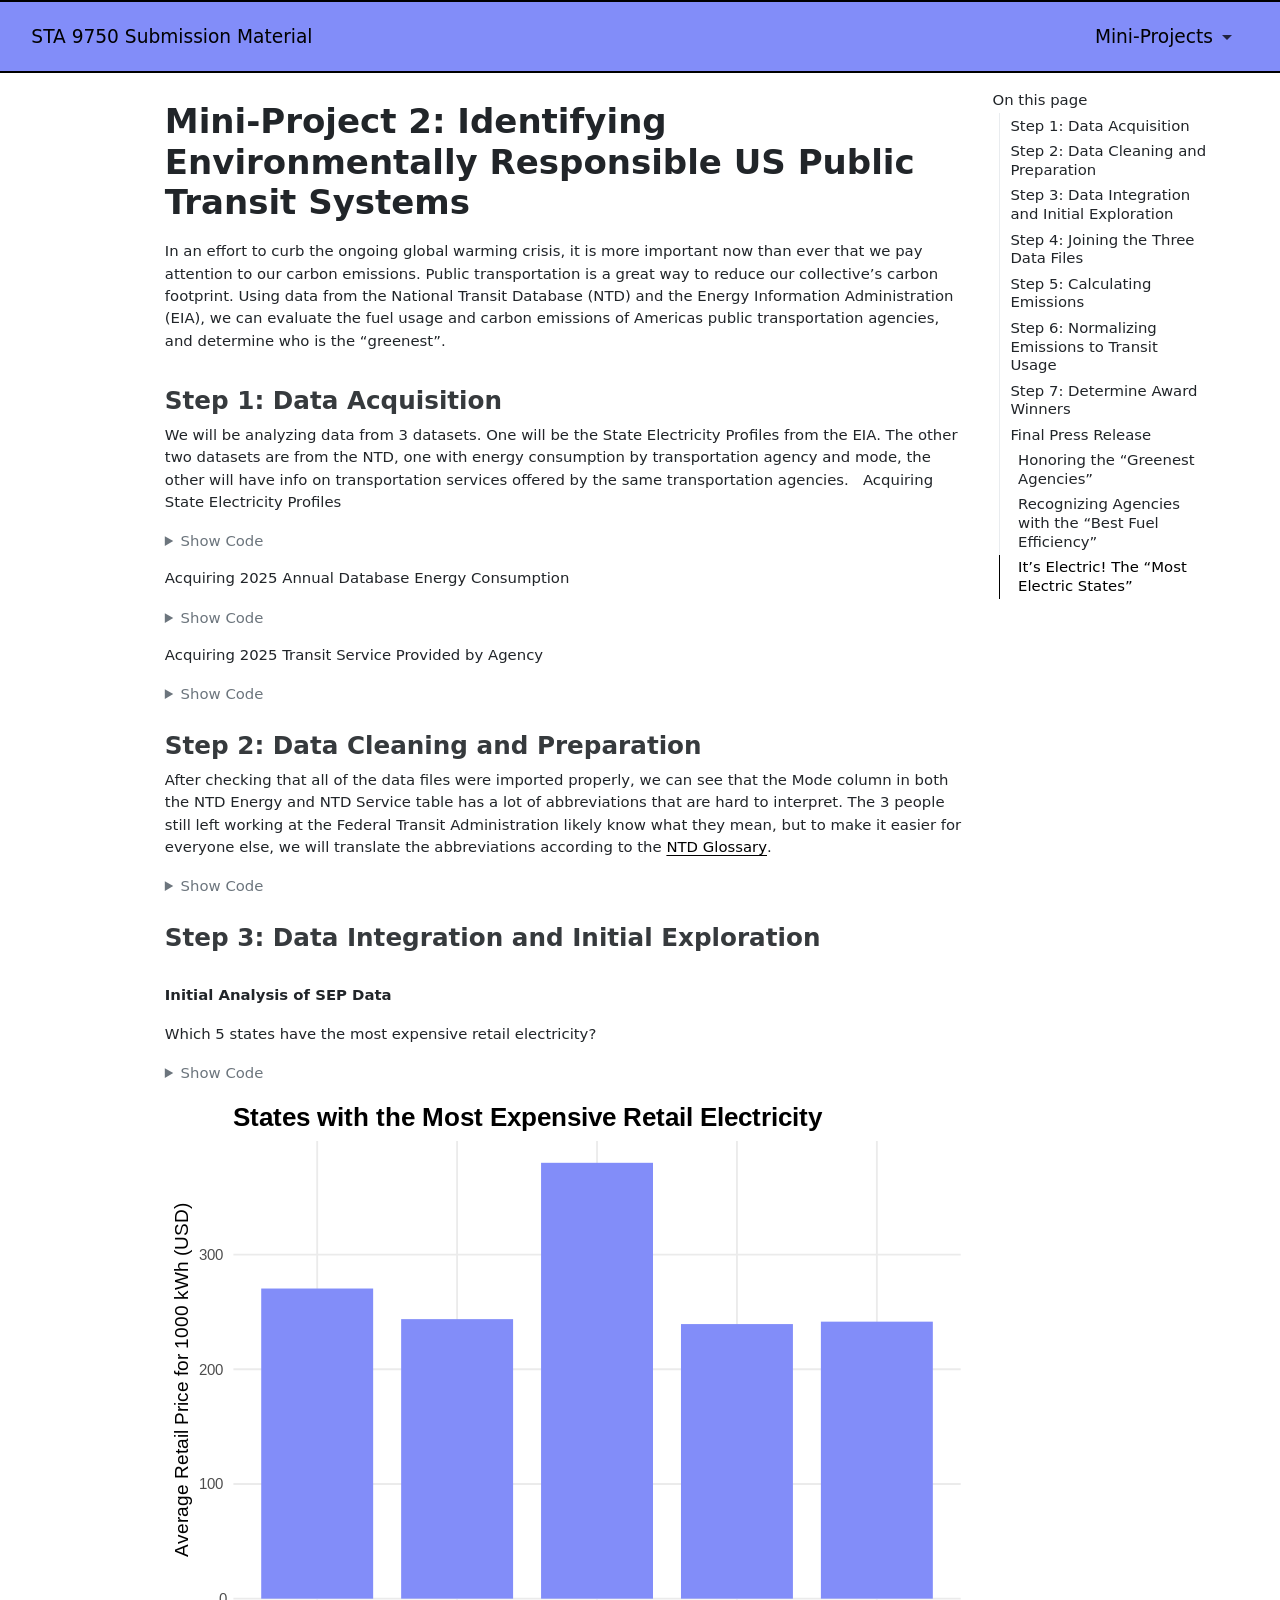
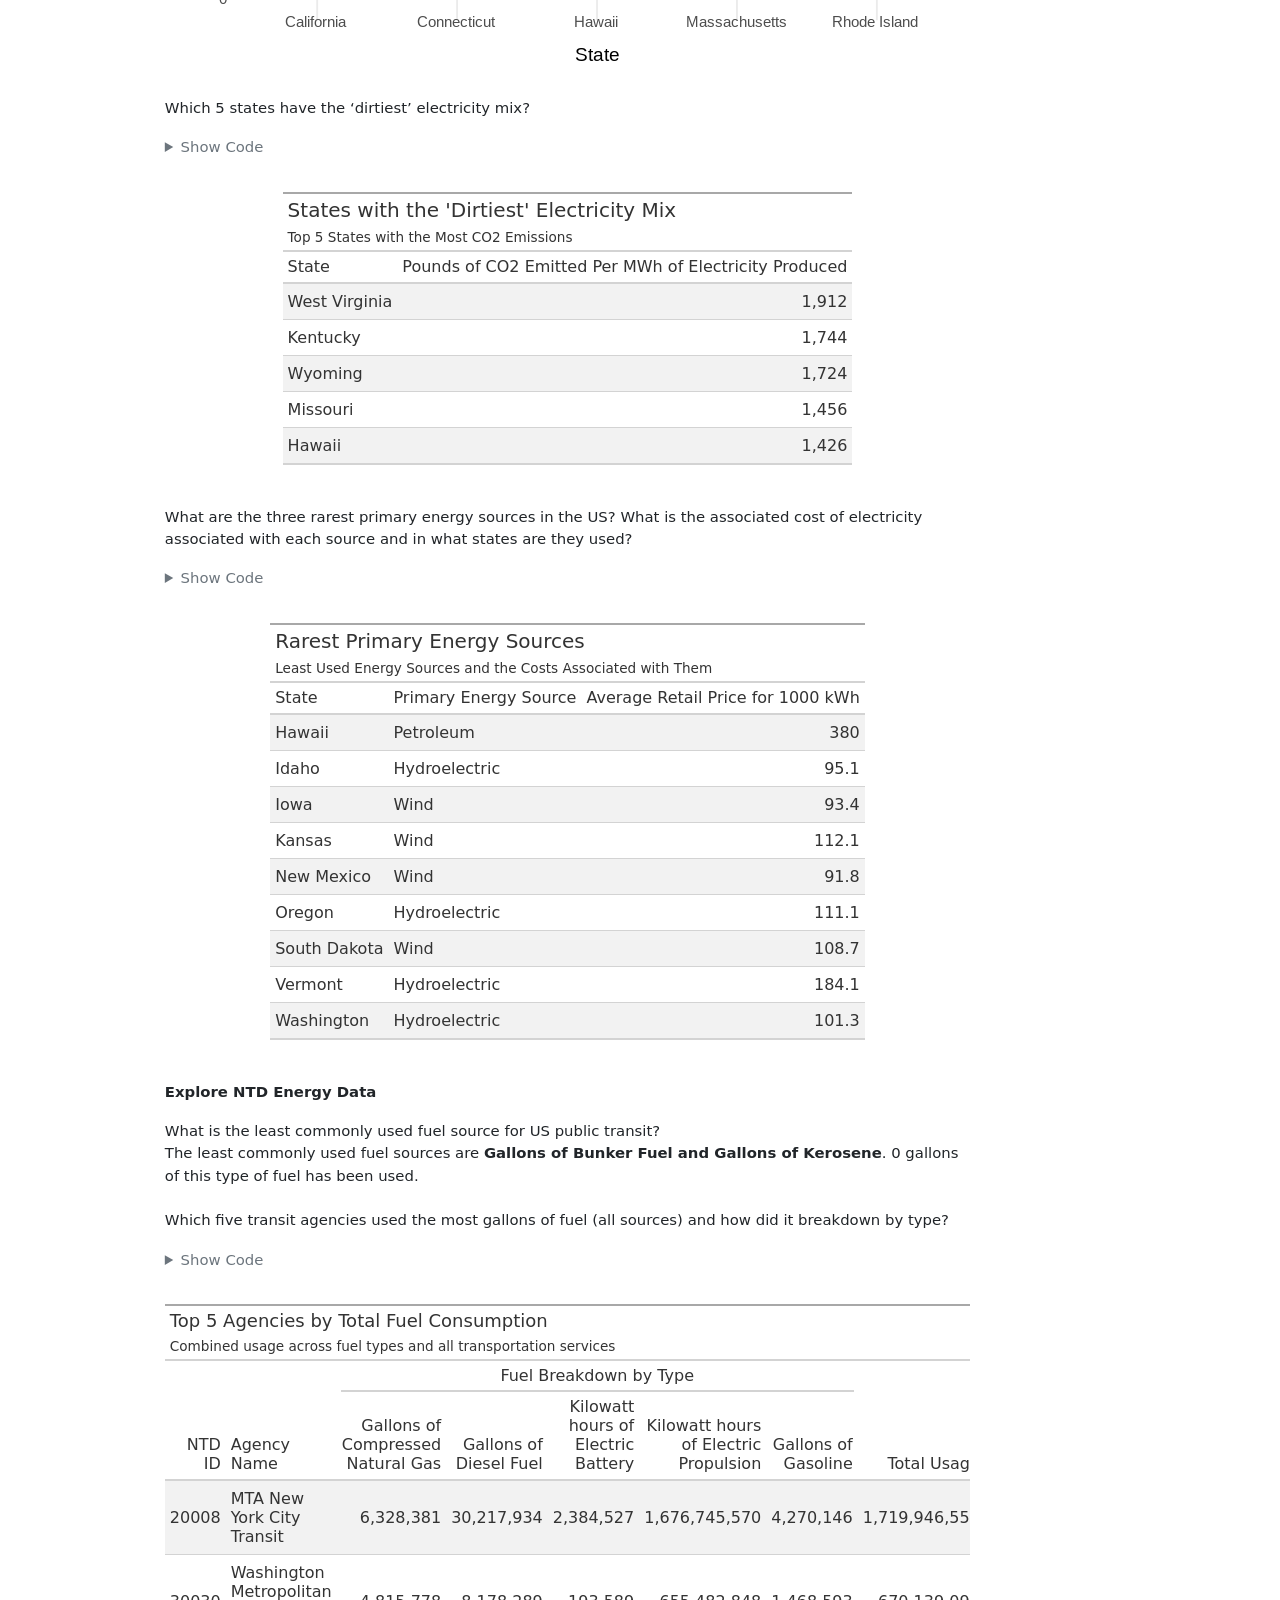
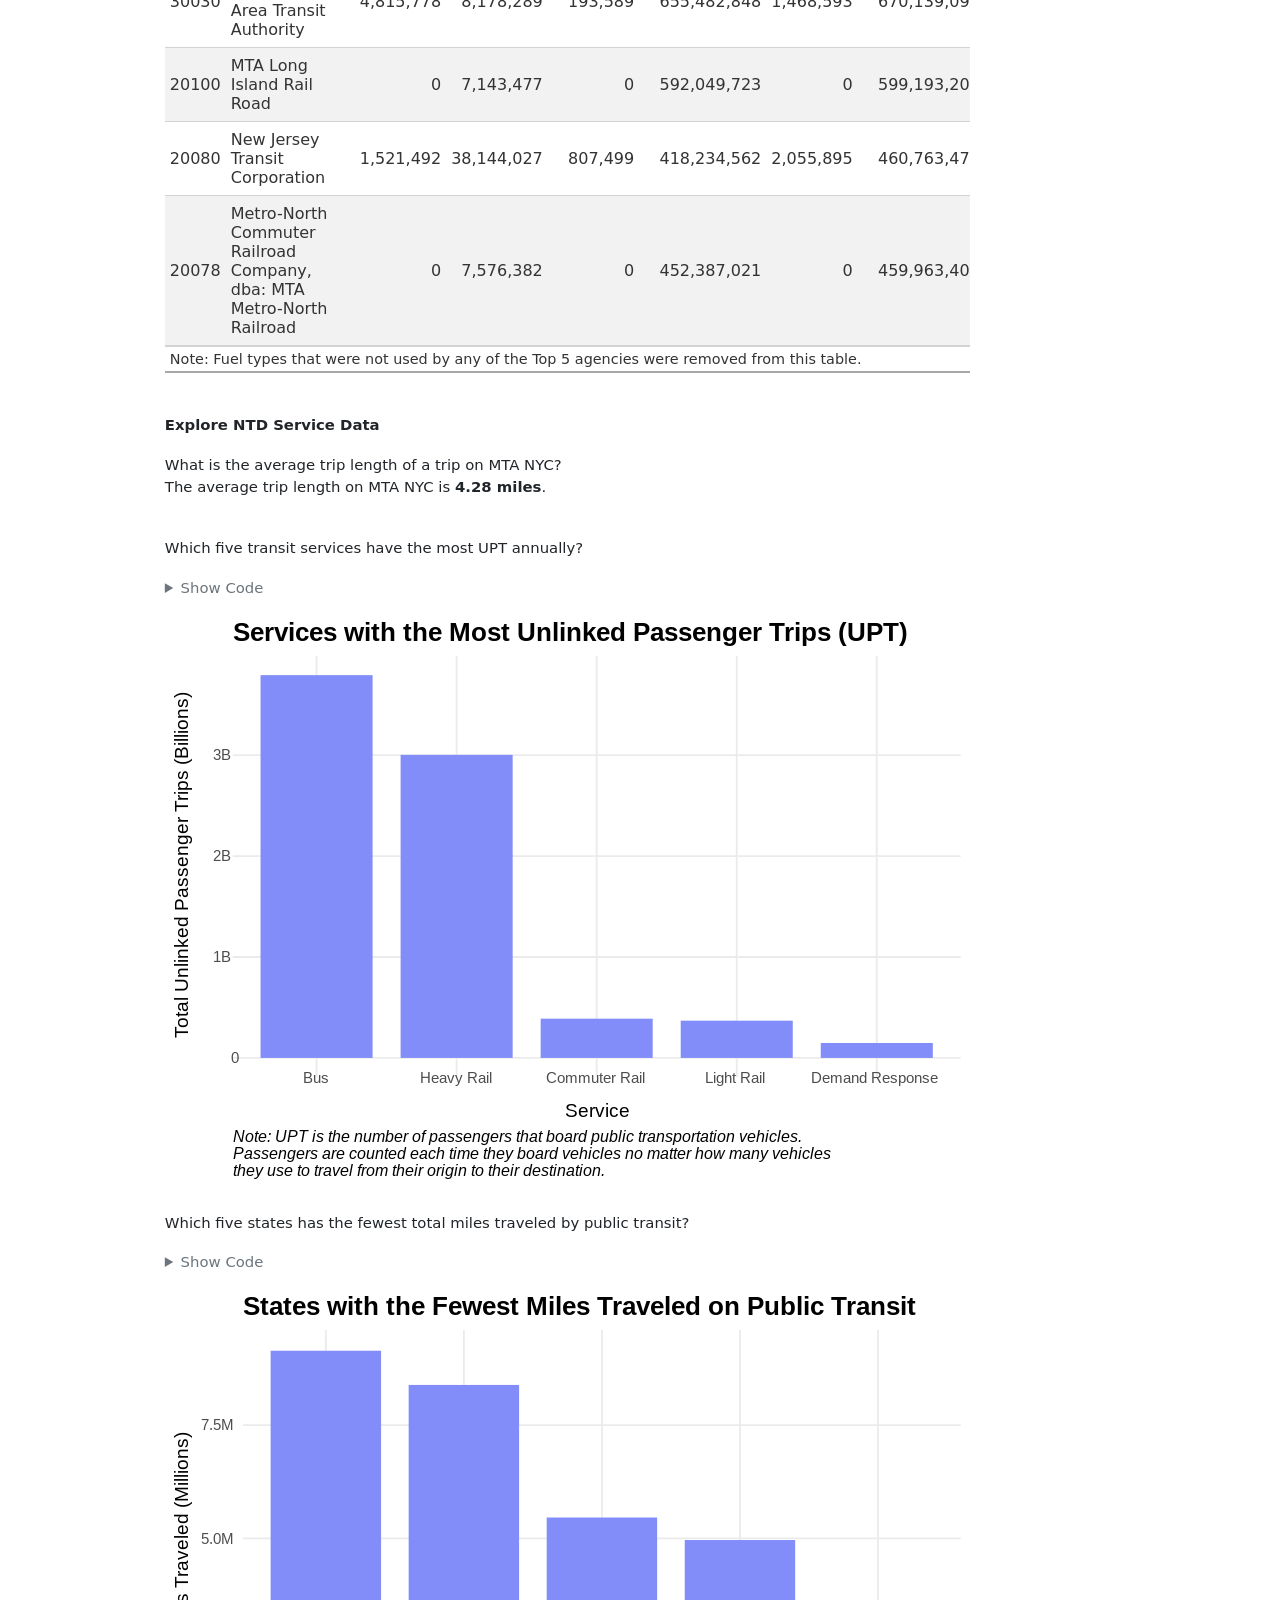
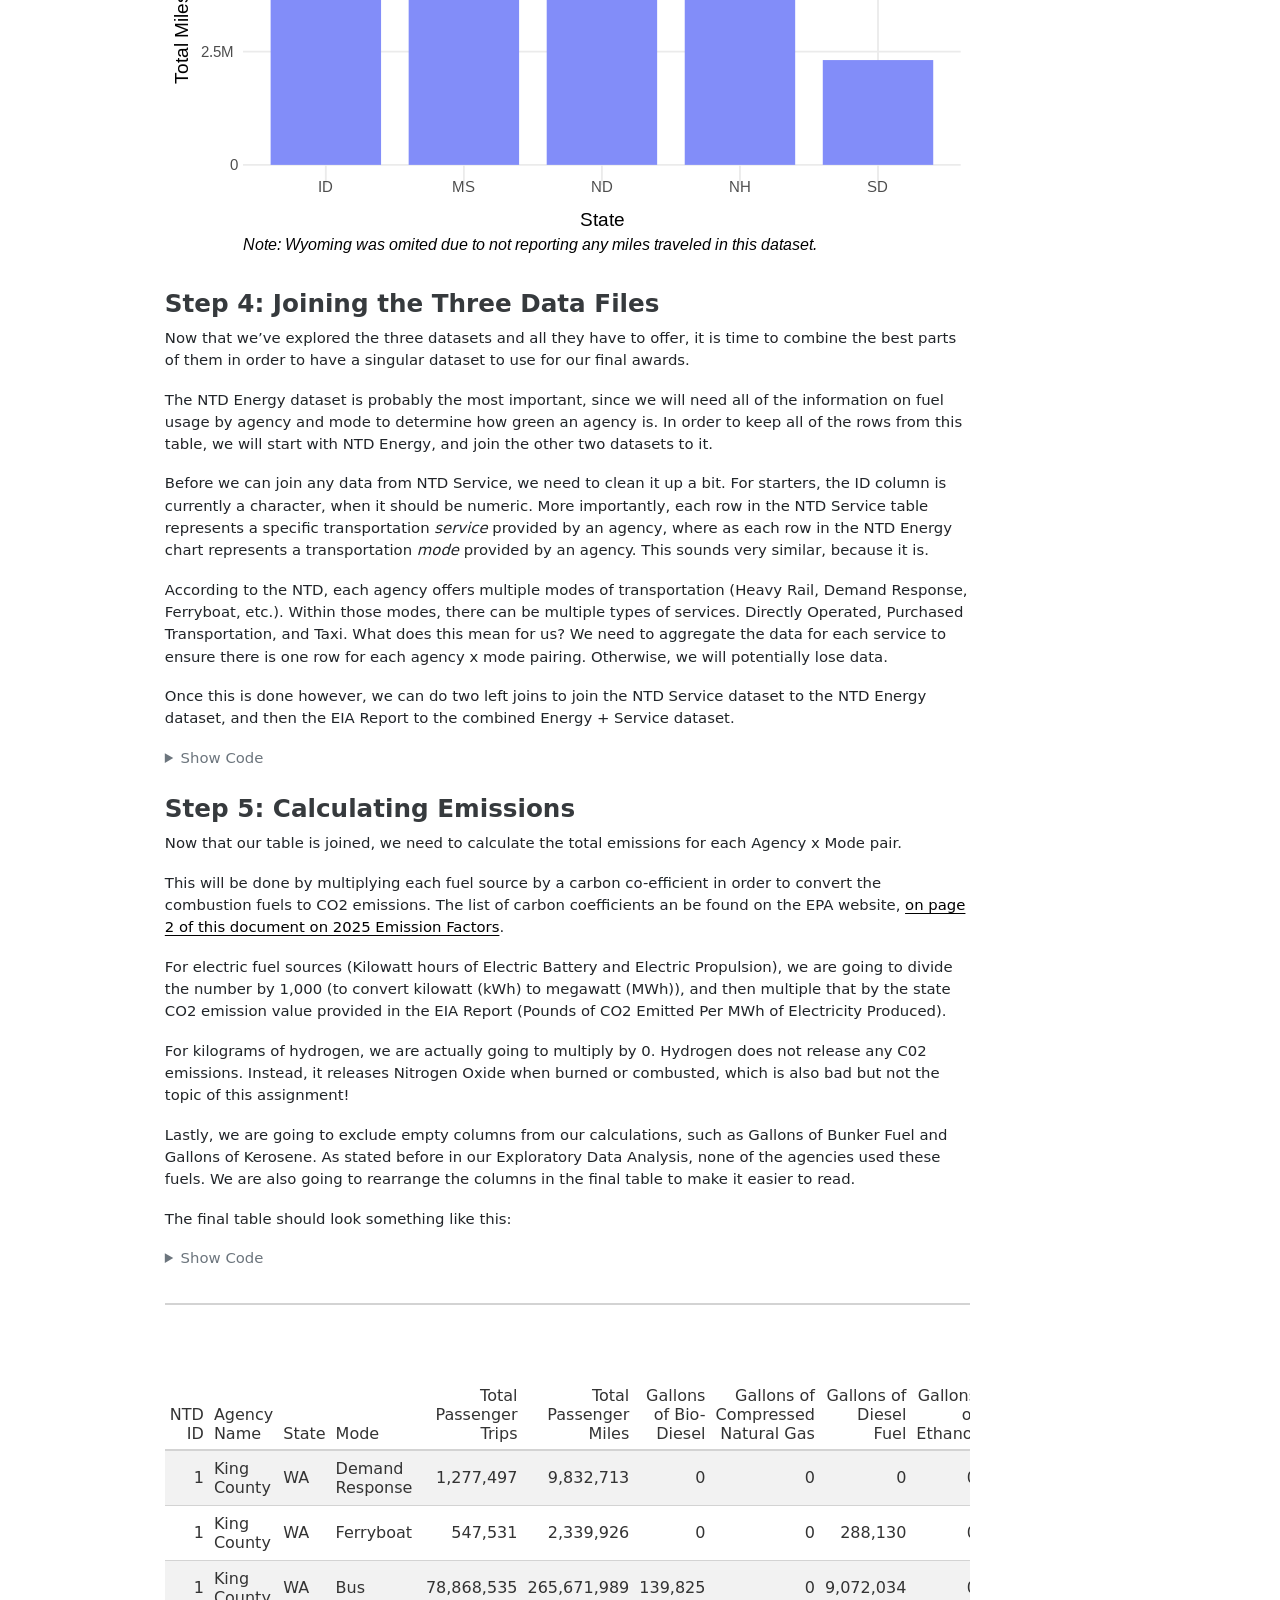
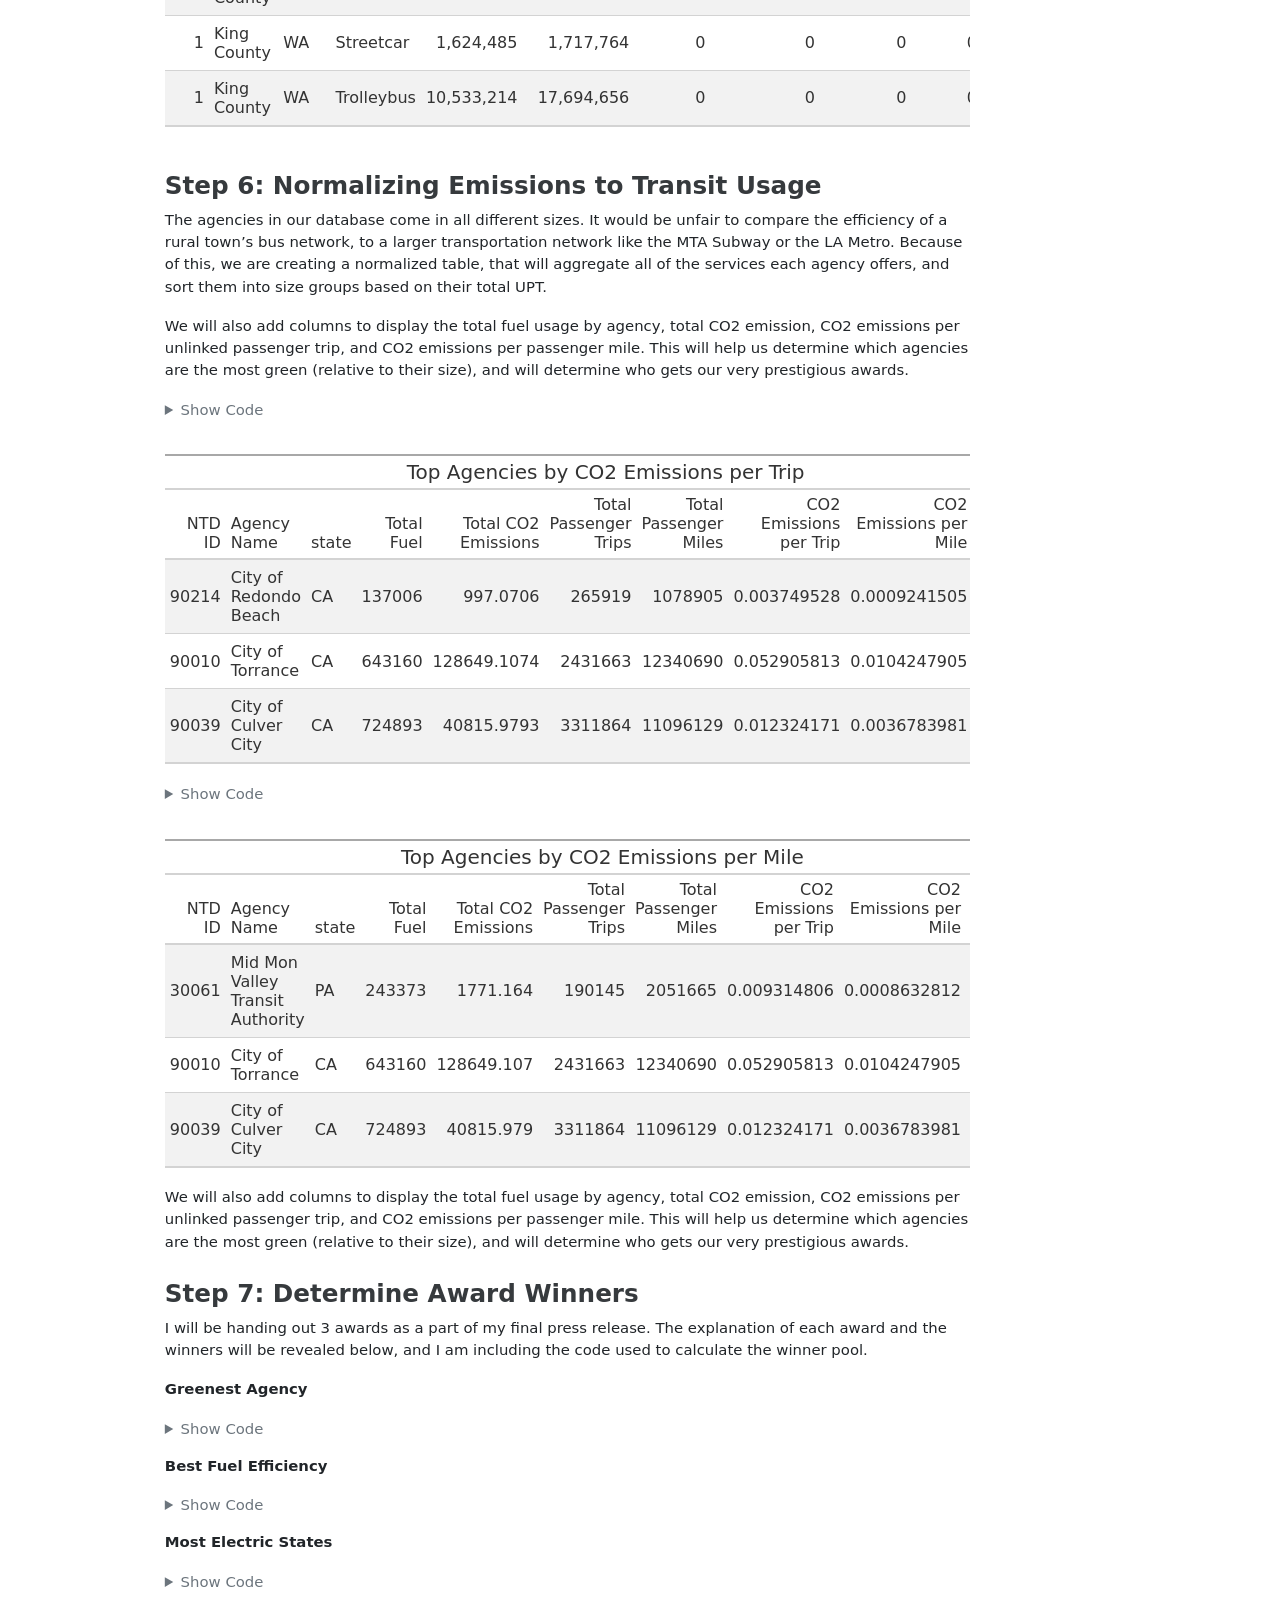
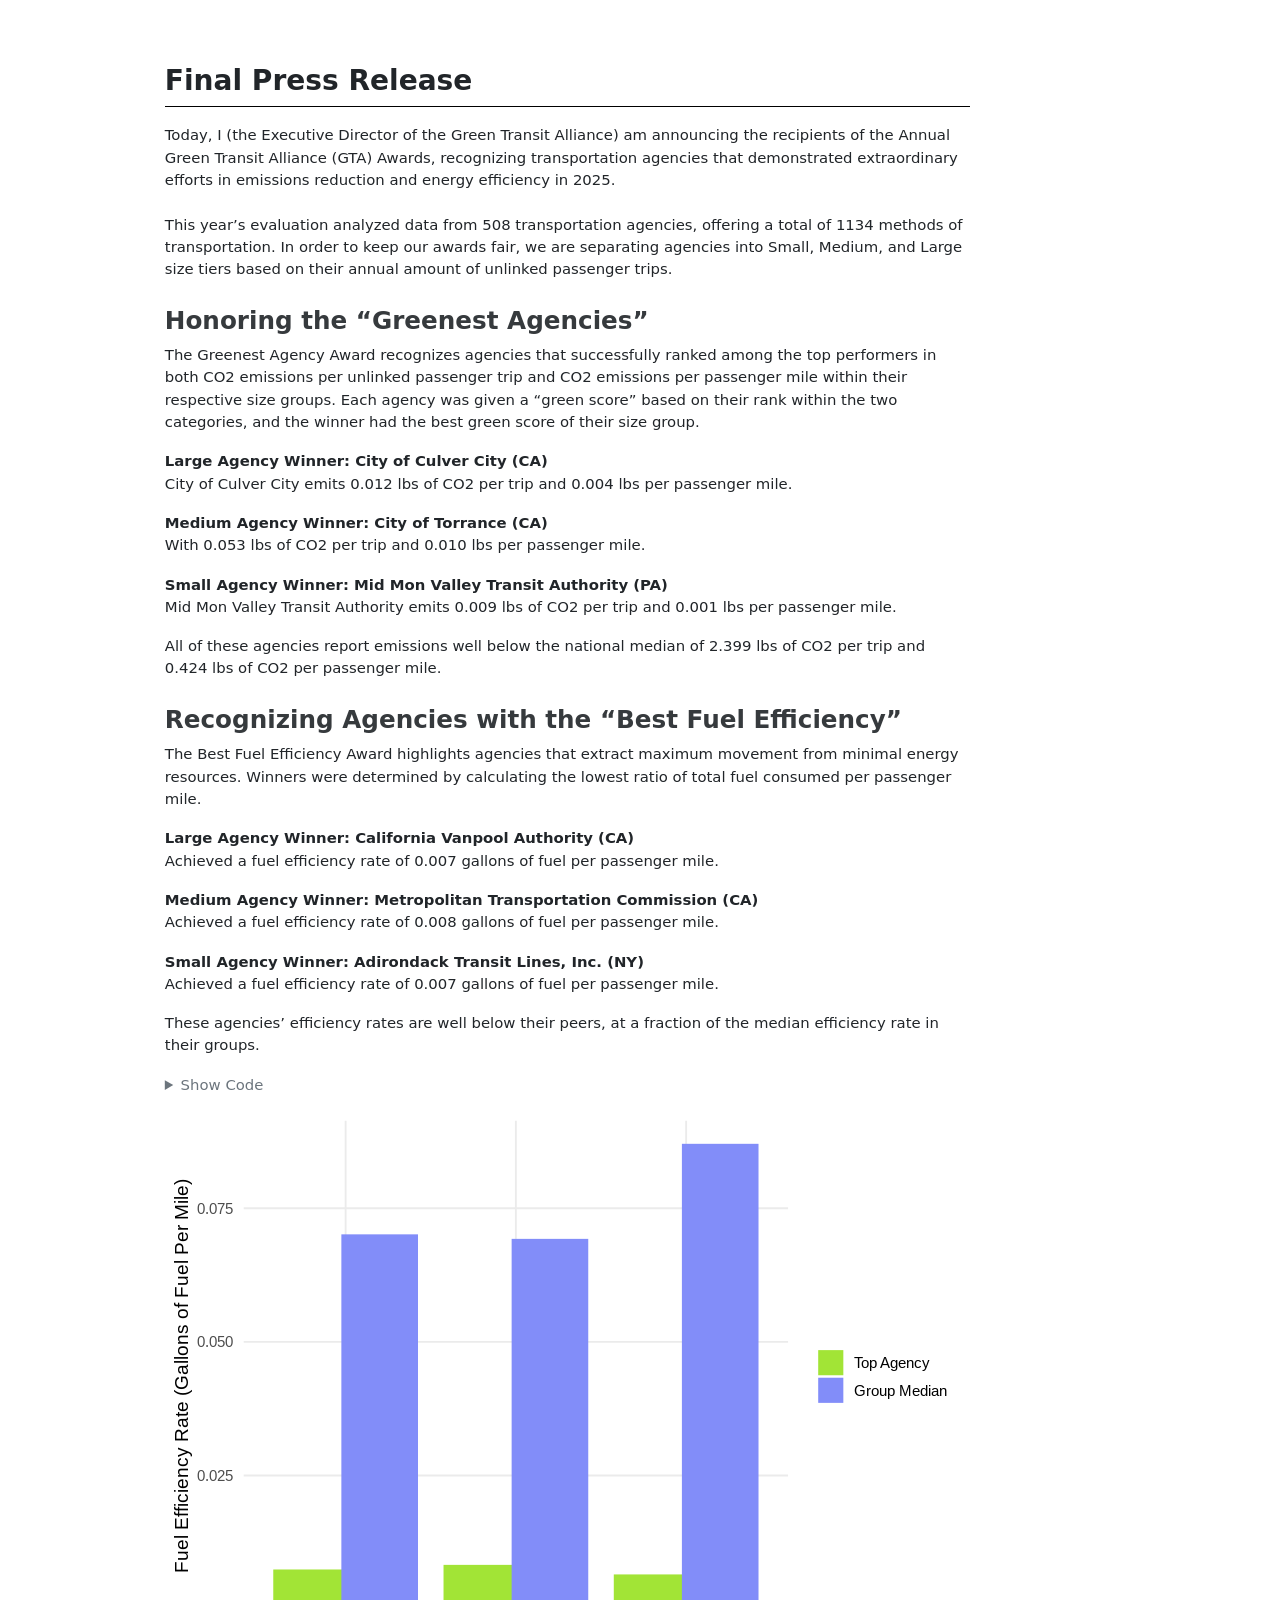
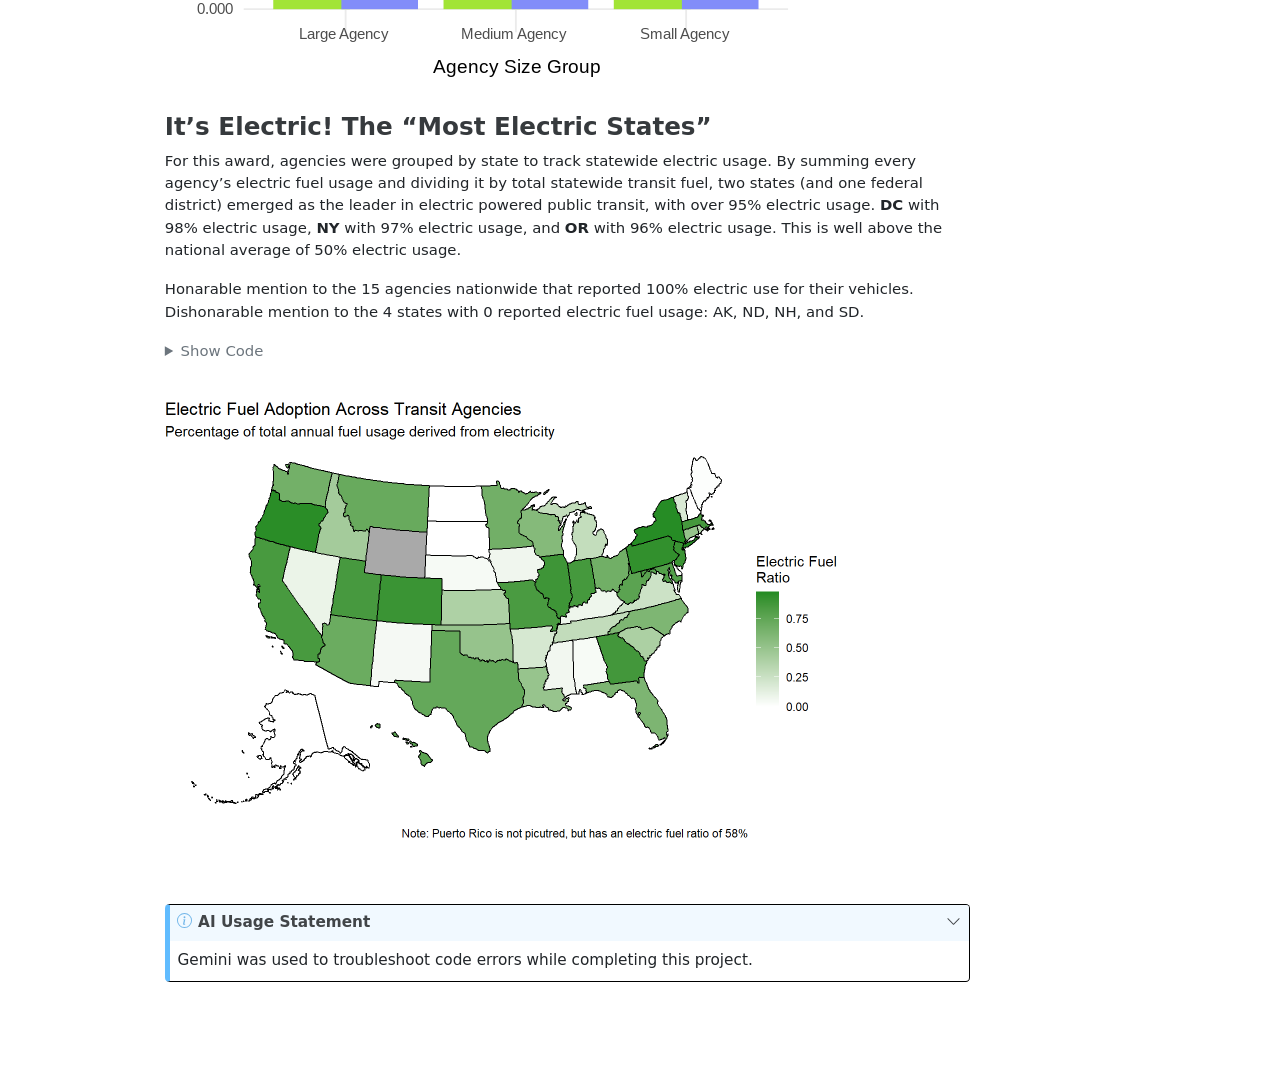
<file: docs/mp02.html>
<!DOCTYPE html>
<html xmlns="http://www.w3.org/1999/xhtml" lang="en" xml:lang="en"><head>

<meta charset="utf-8">
<meta name="generator" content="quarto-1.10.18">

<meta name="viewport" content="width=device-width, initial-scale=1.0, user-scalable=yes">


<title>Mini-Project 2: Identifying Environmentally Responsible US Public Transit Systems – STA 9750 Submission Material</title>
<style>
/* Default styles provided by pandoc.
** See https://pandoc.org/MANUAL.html#variables-for-html for config info.
*/
span.smallcaps{font-variant: small-caps;}
div.columns{display: flex; gap: 1.5em;}
div.column{flex: auto;}
@media screen {
div.columns{gap: min(4vw, 1.5em);}
div.column{overflow-x: auto;}
}
div.hanging-indent{margin-left: 1.5em; text-indent: -1.5em;}
ul.task-list{list-style: none;}
ul.task-list li input[type="checkbox"] {
  width: 0.8em;
  margin: 0 0.8em 0.2em -1em; /* quarto-specific, see https://github.com/quarto-dev/quarto-cli/issues/4556 */ 
  vertical-align: middle;
}
/* CSS for syntax highlighting */
html { -webkit-text-size-adjust: 100%; }
pre > code.sourceCode { white-space: pre; position: relative; }
pre > code.sourceCode > span { display: inline-block; line-height: 1.25; }
pre > code.sourceCode > span:empty { height: 1.2em; }
.sourceCode { overflow: visible; }
code.sourceCode > span { color: inherit; text-decoration: inherit; }
div.sourceCode { margin: 1em 0; }
pre.sourceCode { margin: 0; }
@media screen {
div.sourceCode { overflow: auto; }
}
@media print {
pre > code.sourceCode { white-space: pre-wrap; }
pre > code.sourceCode > span { text-indent: -5em; padding-left: 5em; }
}
pre.numberSource code
  { counter-reset: source-line 0; }
pre.numberSource code > span
  { position: relative; left: -4em; counter-increment: source-line; }
pre.numberSource code > span > a:first-child::before
  { content: counter(source-line);
    position: relative; left: -1em; text-align: right; vertical-align: baseline;
    border: none; display: inline-block;
    -webkit-touch-callout: none; -webkit-user-select: none;
    -khtml-user-select: none; -moz-user-select: none;
    -ms-user-select: none; user-select: none;
    padding: 0 4px; width: 4em;
  }
pre.numberSource { margin-left: 3em;  padding-left: 4px; }
div.sourceCode
  {   }
@media screen {
pre > code.sourceCode > span > a:first-child::before { text-decoration: underline; }
}
</style>


<script src="site_libs/quarto-nav/quarto-nav.js"></script>
<script src="site_libs/clipboard/clipboard.min.js"></script>
<script src="site_libs/quarto-search/autocomplete.umd.js"></script>
<script src="site_libs/quarto-search/fuse.min.js"></script>
<script src="site_libs/quarto-search/quarto-search.js"></script>
<meta name="quarto:offset" content="./">
<script src="site_libs/quarto-html/quarto.js" type="module"></script>
<script src="site_libs/quarto-html/tabsets/tabsets.js" type="module"></script>
<script src="site_libs/quarto-html/popper.min.js"></script>
<script src="site_libs/quarto-html/tippy.umd.min.js"></script>
<script src="site_libs/quarto-html/anchor.min.js"></script>
<link href="site_libs/quarto-html/tippy.css" rel="stylesheet">
<link href="site_libs/quarto-html/quarto-syntax-highlighting-64a204ab8560d761af7679ceaba22944.css" rel="stylesheet" id="quarto-text-highlighting-styles">
<script src="site_libs/bootstrap/bootstrap.min.js"></script>
<link href="site_libs/bootstrap/bootstrap-icons.css" rel="stylesheet">
<link href="site_libs/bootstrap/bootstrap-adc5cd6dcca335c125d18661845a50cc.min.css" rel="stylesheet" append-hash="true" id="quarto-bootstrap" data-mode="light">
<script id="quarto-search-options" type="application/json">{
  "location": "navbar",
  "copy-button": false,
  "collapse-after": 3,
  "panel-placement": "end",
  "type": "overlay",
  "limit": 50,
  "keyboard-shortcut": [
    "f",
    "/",
    "s"
  ],
  "show-item-context": false,
  "language": {
    "search-no-results-text": "No results",
    "search-matching-documents-text": "matching documents",
    "search-copy-link-title": "Copy link to search",
    "search-hide-matches-text": "Hide additional matches",
    "search-more-match-text": "more match in this document",
    "search-more-matches-text": "more matches in this document",
    "search-clear-button-title": "Clear",
    "search-text-placeholder": "",
    "search-detached-cancel-button-title": "Cancel",
    "search-submit-button-title": "Submit",
    "search-label": "Search"
  }
}</script>
<link href="site_libs/htmltools-fill-0.5.9/fill.css" rel="stylesheet">

<script src="site_libs/htmlwidgets-1.6.4/htmlwidgets.js"></script>

<link href="site_libs/ggiraphjs-0.9.4/girafe.css" rel="stylesheet">

<script src="site_libs/ggiraphjs-0.9.4/girafe.js"></script>

<script src="site_libs/girafe-binding-0.9.6/girafe.js"></script>

<link href="site_libs/liberation-sans-0.5.3/css/liberation-sans.css" rel="stylesheet">

<link href="site_libs/liberation-serif-0.5.3/css/liberation-serif.css" rel="stylesheet">

<link href="site_libs/liberation-mono-0.5.3/css/liberation-mono.css" rel="stylesheet">



</head>

<body class="nav-fixed quarto-light">

<div id="quarto-search-results"></div>
  <header id="quarto-header" class="headroom fixed-top">
    <nav class="navbar navbar-expand-sm " data-bs-theme="dark">
      <div class="navbar-container container-fluid">
      <div class="navbar-brand-container mx-auto">
    <a class="navbar-brand" href="./index.html">
    <span class="navbar-title">STA 9750 Submission Material</span>
    </a>
  </div>
          <button class="navbar-toggler" type="button" data-bs-toggle="collapse" data-bs-target="#navbarCollapse" aria-controls="navbarCollapse" role="menu" aria-expanded="false" aria-label="Toggle navigation" onclick="if (window.quartoToggleHeadroom) { window.quartoToggleHeadroom(); }">
  <span class="navbar-toggler-icon"></span>
</button>
          <div class="collapse navbar-collapse" id="navbarCollapse">
            <ul class="navbar-nav navbar-nav-scroll ms-auto">
  <li class="nav-item dropdown ">
    <a class="nav-link dropdown-toggle" href="#" id="nav-menu-mini-projects" role="link" data-bs-toggle="dropdown" aria-expanded="false">
 <span class="menu-text">Mini-Projects</span>
    </a>
    <ul class="dropdown-menu dropdown-menu-end" aria-labelledby="nav-menu-mini-projects">    
        <li>
    <a class="dropdown-item" href="./mp01.html">
 <span class="dropdown-text">Mini-Project 1: Exploring Netflix Viewing Data</span></a>
  </li>  
        <li>
    <a class="dropdown-item" href="./mp02.html">
 <span class="dropdown-text">Mini-Project 2: Identifying Environmentally Responsible US Public Transit Systems</span></a>
  </li>  
        <li>
    <a class="dropdown-item" href="./mp03.html">
 <span class="dropdown-text">Mini-Project 3 (Coming Soon)</span></a>
  </li>  
        <li>
    <a class="dropdown-item" href="./mp04.html">
 <span class="dropdown-text">Mini-Project 4 (Coming Soon)</span></a>
  </li>  
    </ul>
  </li>
</ul>
          </div> <!-- /navcollapse -->
            <div class="quarto-navbar-tools">
</div>
      </div> <!-- /container-fluid -->
    </nav>
</header>
<!-- content -->
<div id="quarto-content" class="quarto-container page-columns page-rows-contents page-layout-article page-navbar">
<!-- sidebar -->
<!-- margin-sidebar -->
    <div id="quarto-margin-sidebar" class="sidebar margin-sidebar">
        <nav id="TOC" role="doc-toc" class="toc-active">
    <h2 id="toc-title">On this page</h2>
   
  <ul>
  <li><a href="#step-1-data-acquisition" id="toc-step-1-data-acquisition" class="nav-link active" data-scroll-target="#step-1-data-acquisition">Step 1: Data Acquisition</a></li>
  <li><a href="#step-2-data-cleaning-and-preparation" id="toc-step-2-data-cleaning-and-preparation" class="nav-link" data-scroll-target="#step-2-data-cleaning-and-preparation">Step 2: Data Cleaning and Preparation</a></li>
  <li><a href="#step-3-data-integration-and-initial-exploration" id="toc-step-3-data-integration-and-initial-exploration" class="nav-link" data-scroll-target="#step-3-data-integration-and-initial-exploration">Step 3: Data Integration and Initial Exploration</a></li>
  <li><a href="#step-4-joining-the-three-data-files" id="toc-step-4-joining-the-three-data-files" class="nav-link" data-scroll-target="#step-4-joining-the-three-data-files">Step 4: Joining the Three Data Files</a></li>
  <li><a href="#step-5-calculating-emissions" id="toc-step-5-calculating-emissions" class="nav-link" data-scroll-target="#step-5-calculating-emissions">Step 5: Calculating Emissions</a></li>
  <li><a href="#step-6-normalizing-emissions-to-transit-usage" id="toc-step-6-normalizing-emissions-to-transit-usage" class="nav-link" data-scroll-target="#step-6-normalizing-emissions-to-transit-usage">Step 6: Normalizing Emissions to Transit Usage</a></li>
  <li><a href="#step-7-determine-award-winners" id="toc-step-7-determine-award-winners" class="nav-link" data-scroll-target="#step-7-determine-award-winners">Step 7: Determine Award Winners</a></li>
  <li><a href="#final-press-release" id="toc-final-press-release" class="nav-link" data-scroll-target="#final-press-release">Final Press Release</a>
  <ul class="collapse">
  <li><a href="#honoring-the-greenest-agencies" id="toc-honoring-the-greenest-agencies" class="nav-link" data-scroll-target="#honoring-the-greenest-agencies">Honoring the “Greenest Agencies”</a></li>
  <li><a href="#recognizing-agencies-with-the-best-fuel-efficiency" id="toc-recognizing-agencies-with-the-best-fuel-efficiency" class="nav-link" data-scroll-target="#recognizing-agencies-with-the-best-fuel-efficiency">Recognizing Agencies with the “Best Fuel Efficiency”</a></li>
  <li><a href="#its-electric-the-most-electric-states" id="toc-its-electric-the-most-electric-states" class="nav-link" data-scroll-target="#its-electric-the-most-electric-states">It’s Electric! The “Most Electric States”</a></li>
  </ul></li>
  </ul>
</nav>
    </div>
<!-- main -->
<main class="content" id="quarto-document-content">

<header id="title-block-header" class="quarto-title-block default">
<div class="quarto-title">
<h1 class="title">Mini-Project 2: Identifying Environmentally Responsible US Public Transit Systems</h1>
</div>



<div class="quarto-title-meta">

    
  
    
  </div>
  


</header>


<p>In an effort to curb the ongoing global warming crisis, it is more important now than ever that we pay attention to our carbon emissions. Public transportation is a great way to reduce our collective’s carbon footprint. Using data from the National Transit Database (NTD) and the Energy Information Administration (EIA), we can evaluate the fuel usage and carbon emissions of Americas public transportation agencies, and determine who is the “greenest”.</p>
<section id="step-1-data-acquisition" class="level3">
<h3 class="anchored" data-anchor-id="step-1-data-acquisition">Step 1: Data Acquisition</h3>
<p>We will be analyzing data from 3 datasets. One will be the State Electricity Profiles from the EIA. The other two datasets are from the NTD, one with energy consumption by transportation agency and mode, the other will have info on transportation services offered by the same transportation agencies. &nbsp; Acquiring State Electricity Profiles</p>
<div class="cell">
<details class="code-fold">
<summary>Show Code</summary>
<div class="code-copy-outer-scaffold"><div class="sourceCode cell-code" id="cb1"><pre class="sourceCode r code-overflow-wrap code-with-copy"><code class="sourceCode r"><span id="cb1-1"><a href="#cb1-1" aria-hidden="true" tabindex="-1"></a><span class="co">#Acquiring State Electricity Profiles</span></span>
<span id="cb1-2"><a href="#cb1-2" aria-hidden="true" tabindex="-1"></a><span class="fu">library</span>(tidyverse)</span>
<span id="cb1-3"><a href="#cb1-3" aria-hidden="true" tabindex="-1"></a><span class="fu">library</span>(stringr)</span>
<span id="cb1-4"><a href="#cb1-4" aria-hidden="true" tabindex="-1"></a><span class="fu">library</span>(httr2)</span>
<span id="cb1-5"><a href="#cb1-5" aria-hidden="true" tabindex="-1"></a><span class="fu">library</span>(rvest)</span>
<span id="cb1-6"><a href="#cb1-6" aria-hidden="true" tabindex="-1"></a></span>
<span id="cb1-7"><a href="#cb1-7" aria-hidden="true" tabindex="-1"></a>get_eia_sep <span class="ot">&lt;-</span> <span class="cf">function</span>(state, abbr){</span>
<span id="cb1-8"><a href="#cb1-8" aria-hidden="true" tabindex="-1"></a>    <span class="fu">library</span>(tidyverse)</span>
<span id="cb1-9"><a href="#cb1-9" aria-hidden="true" tabindex="-1"></a>    <span class="fu">library</span>(stringr)</span>
<span id="cb1-10"><a href="#cb1-10" aria-hidden="true" tabindex="-1"></a>    <span class="fu">library</span>(httr2)</span>
<span id="cb1-11"><a href="#cb1-11" aria-hidden="true" tabindex="-1"></a>    <span class="fu">library</span>(rvest)</span>
<span id="cb1-12"><a href="#cb1-12" aria-hidden="true" tabindex="-1"></a>    <span class="fu">library</span>(fs)</span>
<span id="cb1-13"><a href="#cb1-13" aria-hidden="true" tabindex="-1"></a>  </span>
<span id="cb1-14"><a href="#cb1-14" aria-hidden="true" tabindex="-1"></a>    state_formatted <span class="ot">&lt;-</span> <span class="fu">str_to_lower</span>(state) <span class="sc">|&gt;</span> <span class="fu">str_replace_all</span>(<span class="st">"</span><span class="sc">\\</span><span class="st">s"</span>, <span class="st">""</span>)</span>
<span id="cb1-15"><a href="#cb1-15" aria-hidden="true" tabindex="-1"></a>    </span>
<span id="cb1-16"><a href="#cb1-16" aria-hidden="true" tabindex="-1"></a>    dir_name <span class="ot">&lt;-</span> fs<span class="sc">::</span><span class="fu">path</span>(<span class="st">"data"</span>, <span class="st">"mp02"</span>)</span>
<span id="cb1-17"><a href="#cb1-17" aria-hidden="true" tabindex="-1"></a>    file_name <span class="ot">&lt;-</span> fs<span class="sc">::</span><span class="fu">path</span>(dir_name, state_formatted)</span>
<span id="cb1-18"><a href="#cb1-18" aria-hidden="true" tabindex="-1"></a>    </span>
<span id="cb1-19"><a href="#cb1-19" aria-hidden="true" tabindex="-1"></a>    fs<span class="sc">::</span><span class="fu">dir_create</span>(dir_name, <span class="at">recurse=</span><span class="cn">TRUE</span>)</span>
<span id="cb1-20"><a href="#cb1-20" aria-hidden="true" tabindex="-1"></a>    </span>
<span id="cb1-21"><a href="#cb1-21" aria-hidden="true" tabindex="-1"></a>    <span class="cf">if</span>(<span class="sc">!</span>fs<span class="sc">::</span><span class="fu">file_exists</span>(file_name)){</span>
<span id="cb1-22"><a href="#cb1-22" aria-hidden="true" tabindex="-1"></a>        BASE_URL <span class="ot">&lt;-</span> <span class="st">"https://www.eia.gov"</span></span>
<span id="cb1-23"><a href="#cb1-23" aria-hidden="true" tabindex="-1"></a>        RESPONSE <span class="ot">&lt;-</span> <span class="fu">request</span>(BASE_URL) <span class="sc">|&gt;</span> </span>
<span id="cb1-24"><a href="#cb1-24" aria-hidden="true" tabindex="-1"></a>          <span class="fu">req_url_path</span>(<span class="st">"electricity"</span>, </span>
<span id="cb1-25"><a href="#cb1-25" aria-hidden="true" tabindex="-1"></a>                       <span class="st">"state"</span>, </span>
<span id="cb1-26"><a href="#cb1-26" aria-hidden="true" tabindex="-1"></a>                       state_formatted) <span class="sc">|&gt;</span></span>
<span id="cb1-27"><a href="#cb1-27" aria-hidden="true" tabindex="-1"></a>          <span class="fu">req_headers</span>(</span>
<span id="cb1-28"><a href="#cb1-28" aria-hidden="true" tabindex="-1"></a>            <span class="st">`</span><span class="at">User-Agent</span><span class="st">`</span> <span class="ot">=</span> <span class="st">"Mozilla/5.0 (Macintosh; Intel Mac OS X 10.15; rv:149.0) Gecko/20100101 Firefox/149.0"</span></span>
<span id="cb1-29"><a href="#cb1-29" aria-hidden="true" tabindex="-1"></a>            ) <span class="sc">|&gt;</span>   </span>
<span id="cb1-30"><a href="#cb1-30" aria-hidden="true" tabindex="-1"></a>          <span class="fu">req_retry</span>(</span>
<span id="cb1-31"><a href="#cb1-31" aria-hidden="true" tabindex="-1"></a>                <span class="at">max_tries =</span> <span class="dv">4</span>, </span>
<span id="cb1-32"><a href="#cb1-32" aria-hidden="true" tabindex="-1"></a>          ) <span class="sc">|&gt;</span></span>
<span id="cb1-33"><a href="#cb1-33" aria-hidden="true" tabindex="-1"></a>          <span class="fu">req_perform</span>(file_name)</span>
<span id="cb1-34"><a href="#cb1-34" aria-hidden="true" tabindex="-1"></a>    </span>
<span id="cb1-35"><a href="#cb1-35" aria-hidden="true" tabindex="-1"></a>        <span class="fu">resp_check_status</span>(RESPONSE)</span>
<span id="cb1-36"><a href="#cb1-36" aria-hidden="true" tabindex="-1"></a>    }</span>
<span id="cb1-37"><a href="#cb1-37" aria-hidden="true" tabindex="-1"></a>    </span>
<span id="cb1-38"><a href="#cb1-38" aria-hidden="true" tabindex="-1"></a>    TABLE <span class="ot">&lt;-</span> <span class="fu">read_html</span>(file_name) <span class="sc">|&gt;</span> </span>
<span id="cb1-39"><a href="#cb1-39" aria-hidden="true" tabindex="-1"></a>        <span class="fu">html_element</span>(<span class="st">"table"</span>) <span class="sc">|&gt;</span> </span>
<span id="cb1-40"><a href="#cb1-40" aria-hidden="true" tabindex="-1"></a>        <span class="fu">html_table</span>() <span class="sc">|&gt;</span></span>
<span id="cb1-41"><a href="#cb1-41" aria-hidden="true" tabindex="-1"></a>        <span class="fu">mutate</span>(<span class="at">Item =</span> <span class="fu">str_to_lower</span>(Item))</span>
<span id="cb1-42"><a href="#cb1-42" aria-hidden="true" tabindex="-1"></a>    </span>
<span id="cb1-43"><a href="#cb1-43" aria-hidden="true" tabindex="-1"></a>    <span class="cf">if</span>(<span class="st">"U.S. rank"</span> <span class="sc">%in%</span> <span class="fu">colnames</span>(TABLE)){</span>
<span id="cb1-44"><a href="#cb1-44" aria-hidden="true" tabindex="-1"></a>        TABLE <span class="ot">&lt;-</span> TABLE <span class="sc">|&gt;</span> <span class="fu">rename</span>(<span class="at">Rank =</span> <span class="st">`</span><span class="at">U.S. rank</span><span class="st">`</span>)</span>
<span id="cb1-45"><a href="#cb1-45" aria-hidden="true" tabindex="-1"></a>    }</span>
<span id="cb1-46"><a href="#cb1-46" aria-hidden="true" tabindex="-1"></a>    </span>
<span id="cb1-47"><a href="#cb1-47" aria-hidden="true" tabindex="-1"></a>    CO2_MWh <span class="ot">&lt;-</span> TABLE <span class="sc">|&gt;</span> </span>
<span id="cb1-48"><a href="#cb1-48" aria-hidden="true" tabindex="-1"></a>        <span class="fu">filter</span>(Item <span class="sc">==</span> <span class="st">"carbon dioxide (lbs/mwh)"</span>) <span class="sc">|&gt;</span></span>
<span id="cb1-49"><a href="#cb1-49" aria-hidden="true" tabindex="-1"></a>        <span class="fu">pull</span>(Value) <span class="sc">|&gt;</span> </span>
<span id="cb1-50"><a href="#cb1-50" aria-hidden="true" tabindex="-1"></a>        <span class="fu">str_replace_all</span>(<span class="st">","</span>, <span class="st">""</span>) <span class="sc">|&gt;</span></span>
<span id="cb1-51"><a href="#cb1-51" aria-hidden="true" tabindex="-1"></a>        <span class="fu">as.numeric</span>()</span>
<span id="cb1-52"><a href="#cb1-52" aria-hidden="true" tabindex="-1"></a>    </span>
<span id="cb1-53"><a href="#cb1-53" aria-hidden="true" tabindex="-1"></a>    PRIMARY <span class="ot">&lt;-</span> TABLE <span class="sc">|&gt;</span> </span>
<span id="cb1-54"><a href="#cb1-54" aria-hidden="true" tabindex="-1"></a>        <span class="fu">filter</span>(Item <span class="sc">==</span> <span class="st">"primary energy source"</span>) <span class="sc">|&gt;</span> </span>
<span id="cb1-55"><a href="#cb1-55" aria-hidden="true" tabindex="-1"></a>        <span class="fu">pull</span>(Rank)</span>
<span id="cb1-56"><a href="#cb1-56" aria-hidden="true" tabindex="-1"></a>    </span>
<span id="cb1-57"><a href="#cb1-57" aria-hidden="true" tabindex="-1"></a>    RATE <span class="ot">&lt;-</span> TABLE <span class="sc">|&gt;</span></span>
<span id="cb1-58"><a href="#cb1-58" aria-hidden="true" tabindex="-1"></a>        <span class="fu">filter</span>(Item <span class="sc">==</span> <span class="st">"average retail price (cents/kwh)"</span>) <span class="sc">|&gt;</span></span>
<span id="cb1-59"><a href="#cb1-59" aria-hidden="true" tabindex="-1"></a>        <span class="fu">pull</span>(Value) <span class="sc">|&gt;</span></span>
<span id="cb1-60"><a href="#cb1-60" aria-hidden="true" tabindex="-1"></a>        <span class="fu">as.numeric</span>()</span>
<span id="cb1-61"><a href="#cb1-61" aria-hidden="true" tabindex="-1"></a>    </span>
<span id="cb1-62"><a href="#cb1-62" aria-hidden="true" tabindex="-1"></a>    GENERATION_MWh <span class="ot">&lt;-</span> TABLE <span class="sc">|&gt;</span></span>
<span id="cb1-63"><a href="#cb1-63" aria-hidden="true" tabindex="-1"></a>        <span class="fu">filter</span>(Item <span class="sc">==</span> <span class="st">"net generation (megawatthours)"</span>) <span class="sc">|&gt;</span></span>
<span id="cb1-64"><a href="#cb1-64" aria-hidden="true" tabindex="-1"></a>        <span class="fu">pull</span>(Value) <span class="sc">|&gt;</span></span>
<span id="cb1-65"><a href="#cb1-65" aria-hidden="true" tabindex="-1"></a>        <span class="fu">str_replace_all</span>(<span class="st">","</span>, <span class="st">""</span>) <span class="sc">|&gt;</span></span>
<span id="cb1-66"><a href="#cb1-66" aria-hidden="true" tabindex="-1"></a>        <span class="fu">as.numeric</span>()</span>
<span id="cb1-67"><a href="#cb1-67" aria-hidden="true" tabindex="-1"></a>    </span>
<span id="cb1-68"><a href="#cb1-68" aria-hidden="true" tabindex="-1"></a>    <span class="fu">data.frame</span>(<span class="at">CO2_MWh               =</span> CO2_MWh, </span>
<span id="cb1-69"><a href="#cb1-69" aria-hidden="true" tabindex="-1"></a>               <span class="at">primary_source        =</span> PRIMARY,</span>
<span id="cb1-70"><a href="#cb1-70" aria-hidden="true" tabindex="-1"></a>               <span class="at">electricity_price_MWh =</span> RATE <span class="sc">*</span> <span class="dv">10</span>, <span class="co"># / 100 cents to dollars &amp;</span></span>
<span id="cb1-71"><a href="#cb1-71" aria-hidden="true" tabindex="-1"></a>               <span class="co"># * 1000 kWh to MWH </span></span>
<span id="cb1-72"><a href="#cb1-72" aria-hidden="true" tabindex="-1"></a>               <span class="at">generation_MWh        =</span> GENERATION_MWh, </span>
<span id="cb1-73"><a href="#cb1-73" aria-hidden="true" tabindex="-1"></a>               <span class="at">state                 =</span> state, </span>
<span id="cb1-74"><a href="#cb1-74" aria-hidden="true" tabindex="-1"></a>               <span class="at">abbreviation          =</span> abbr</span>
<span id="cb1-75"><a href="#cb1-75" aria-hidden="true" tabindex="-1"></a>    )</span>
<span id="cb1-76"><a href="#cb1-76" aria-hidden="true" tabindex="-1"></a>}</span>
<span id="cb1-77"><a href="#cb1-77" aria-hidden="true" tabindex="-1"></a></span>
<span id="cb1-78"><a href="#cb1-78" aria-hidden="true" tabindex="-1"></a>EIA_SEP_REPORT <span class="ot">&lt;-</span> <span class="fu">map2</span>(state.name, state.abb, get_eia_sep) <span class="sc">|&gt;</span> <span class="fu">list_rbind</span>()</span></code></pre></div><button title="Copy to Clipboard" class="code-copy-button"><i class="bi"></i></button></div>
</details>
</div>
<p>Acquiring 2025 Annual Database Energy Consumption<br>
</p>
<div class="cell">
<details class="code-fold">
<summary>Show Code</summary>
<div class="code-copy-outer-scaffold"><div class="sourceCode cell-code" id="cb2"><pre class="sourceCode r code-overflow-wrap code-with-copy"><code class="sourceCode r"><span id="cb2-1"><a href="#cb2-1" aria-hidden="true" tabindex="-1"></a><span class="co">#Acquiring 2025 Annual Database Energy Consumption</span></span>
<span id="cb2-2"><a href="#cb2-2" aria-hidden="true" tabindex="-1"></a>load_ntd_energy <span class="ot">&lt;-</span> <span class="cf">function</span>(){</span>
<span id="cb2-3"><a href="#cb2-3" aria-hidden="true" tabindex="-1"></a>  <span class="fu">library</span>(readxl)</span>
<span id="cb2-4"><a href="#cb2-4" aria-hidden="true" tabindex="-1"></a>  <span class="fu">library</span>(httr2)</span>
<span id="cb2-5"><a href="#cb2-5" aria-hidden="true" tabindex="-1"></a>  <span class="fu">library</span>(tidyverse)</span>
<span id="cb2-6"><a href="#cb2-6" aria-hidden="true" tabindex="-1"></a>  <span class="fu">library</span>(fs)</span>
<span id="cb2-7"><a href="#cb2-7" aria-hidden="true" tabindex="-1"></a>  </span>
<span id="cb2-8"><a href="#cb2-8" aria-hidden="true" tabindex="-1"></a>  <span class="co"># Create 'data/mp02' directory if not already present</span></span>
<span id="cb2-9"><a href="#cb2-9" aria-hidden="true" tabindex="-1"></a>  DATA_DIR <span class="ot">&lt;-</span> fs<span class="sc">::</span><span class="fu">path</span>(<span class="st">"data"</span>, <span class="st">"mp02"</span>)</span>
<span id="cb2-10"><a href="#cb2-10" aria-hidden="true" tabindex="-1"></a>  fs<span class="sc">::</span><span class="fu">dir_create</span>(DATA_DIR, <span class="at">recurse=</span><span class="cn">TRUE</span>)</span>
<span id="cb2-11"><a href="#cb2-11" aria-hidden="true" tabindex="-1"></a></span>
<span id="cb2-12"><a href="#cb2-12" aria-hidden="true" tabindex="-1"></a>  NTD_ENERGY_FILE <span class="ot">&lt;-</span> fs<span class="sc">::</span><span class="fu">path</span>(DATA_DIR, <span class="st">"2025_ntd_energy.xlsx"</span>)</span>
<span id="cb2-13"><a href="#cb2-13" aria-hidden="true" tabindex="-1"></a></span>
<span id="cb2-14"><a href="#cb2-14" aria-hidden="true" tabindex="-1"></a>  <span class="cf">if</span>(<span class="sc">!</span>fs<span class="sc">::</span><span class="fu">file_exists</span>(NTD_ENERGY_FILE)){</span>
<span id="cb2-15"><a href="#cb2-15" aria-hidden="true" tabindex="-1"></a>    <span class="fu">library</span>(httr2)</span>
<span id="cb2-16"><a href="#cb2-16" aria-hidden="true" tabindex="-1"></a>  </span>
<span id="cb2-17"><a href="#cb2-17" aria-hidden="true" tabindex="-1"></a>    <span class="fu">request</span>(<span class="st">"https://www.transit.dot.gov/"</span>) <span class="sc">|&gt;</span></span>
<span id="cb2-18"><a href="#cb2-18" aria-hidden="true" tabindex="-1"></a>      <span class="fu">req_url_path</span>(<span class="st">"sites"</span>,</span>
<span id="cb2-19"><a href="#cb2-19" aria-hidden="true" tabindex="-1"></a>                   <span class="st">"fta.dot.gov"</span>,</span>
<span id="cb2-20"><a href="#cb2-20" aria-hidden="true" tabindex="-1"></a>                   <span class="st">"files"</span>,</span>
<span id="cb2-21"><a href="#cb2-21" aria-hidden="true" tabindex="-1"></a>                   <span class="st">"2026-09"</span>,</span>
<span id="cb2-22"><a href="#cb2-22" aria-hidden="true" tabindex="-1"></a>                   <span class="st">"2025 Energy Consumption_260806.xlsx"</span>) <span class="sc">|&gt;</span> </span>
<span id="cb2-23"><a href="#cb2-23" aria-hidden="true" tabindex="-1"></a>      <span class="fu">req_headers</span>(</span>
<span id="cb2-24"><a href="#cb2-24" aria-hidden="true" tabindex="-1"></a>        <span class="st">`</span><span class="at">User-Agent</span><span class="st">`</span> <span class="ot">=</span> <span class="st">"Mozilla/5.0 (Macintosh; Intel Mac OS X 10.15; rv:149.0) Gecko/20100101 Firefox/149.0"</span>) <span class="sc">|&gt;</span> </span>
<span id="cb2-25"><a href="#cb2-25" aria-hidden="true" tabindex="-1"></a>      <span class="fu">req_perform</span>(NTD_ENERGY_FILE)</span>
<span id="cb2-26"><a href="#cb2-26" aria-hidden="true" tabindex="-1"></a>  }</span>
<span id="cb2-27"><a href="#cb2-27" aria-hidden="true" tabindex="-1"></a>  </span>
<span id="cb2-28"><a href="#cb2-28" aria-hidden="true" tabindex="-1"></a>  <span class="cf">if</span>(<span class="fu">file.info</span>(NTD_ENERGY_FILE)<span class="sc">$</span>size <span class="sc">&lt;</span> <span class="fl">1e4</span>){</span>
<span id="cb2-29"><a href="#cb2-29" aria-hidden="true" tabindex="-1"></a>        <span class="fu">cat</span>(<span class="st">"I was unable to download the NTD Energy File. Please try again.</span><span class="sc">\n</span><span class="st">"</span>)</span>
<span id="cb2-30"><a href="#cb2-30" aria-hidden="true" tabindex="-1"></a>        <span class="fu">stop</span>(<span class="st">"Download failed. Please delete the corrupted file by running `unlink('data/mp02/2025_ntd_energy.xlsx')` and try again."</span>)</span>
<span id="cb2-31"><a href="#cb2-31" aria-hidden="true" tabindex="-1"></a>    }</span>
<span id="cb2-32"><a href="#cb2-32" aria-hidden="true" tabindex="-1"></a></span>
<span id="cb2-33"><a href="#cb2-33" aria-hidden="true" tabindex="-1"></a>  to_numeric_fill_0 <span class="ot">&lt;-</span> <span class="cf">function</span>(x){</span>
<span id="cb2-34"><a href="#cb2-34" aria-hidden="true" tabindex="-1"></a>    x <span class="ot">&lt;-</span> <span class="fu">if_else</span>(x <span class="sc">==</span> <span class="st">"-"</span>, <span class="cn">NA</span>, x)</span>
<span id="cb2-35"><a href="#cb2-35" aria-hidden="true" tabindex="-1"></a>    <span class="fu">replace_na</span>(<span class="fu">as.numeric</span>(x), <span class="dv">0</span>)</span>
<span id="cb2-36"><a href="#cb2-36" aria-hidden="true" tabindex="-1"></a>  }</span>
<span id="cb2-37"><a href="#cb2-37" aria-hidden="true" tabindex="-1"></a></span>
<span id="cb2-38"><a href="#cb2-38" aria-hidden="true" tabindex="-1"></a>  <span class="fu">read_excel</span>(NTD_ENERGY_FILE) <span class="sc">|&gt;</span> </span>
<span id="cb2-39"><a href="#cb2-39" aria-hidden="true" tabindex="-1"></a>    <span class="fu">select</span>(<span class="sc">-</span><span class="fu">c</span>(<span class="st">`</span><span class="at">Reporter Type</span><span class="st">`</span>, </span>
<span id="cb2-40"><a href="#cb2-40" aria-hidden="true" tabindex="-1"></a>              <span class="st">`</span><span class="at">Reporting Module</span><span class="st">`</span>, </span>
<span id="cb2-41"><a href="#cb2-41" aria-hidden="true" tabindex="-1"></a>              <span class="st">`</span><span class="at">Gallons of Other Fuel</span><span class="st">`</span>, </span>
<span id="cb2-42"><a href="#cb2-42" aria-hidden="true" tabindex="-1"></a>              <span class="st">`</span><span class="at">Other Fuel Description</span><span class="st">`</span>)) <span class="sc">|&gt;</span></span>
<span id="cb2-43"><a href="#cb2-43" aria-hidden="true" tabindex="-1"></a>    <span class="fu">mutate</span>(<span class="fu">across</span>(<span class="sc">-</span><span class="fu">c</span>(<span class="st">`</span><span class="at">Agency Name</span><span class="st">`</span>, </span>
<span id="cb2-44"><a href="#cb2-44" aria-hidden="true" tabindex="-1"></a>                     <span class="st">`</span><span class="at">Mode</span><span class="st">`</span>,</span>
<span id="cb2-45"><a href="#cb2-45" aria-hidden="true" tabindex="-1"></a>                     <span class="st">`</span><span class="at">TOS</span><span class="st">`</span>), </span>
<span id="cb2-46"><a href="#cb2-46" aria-hidden="true" tabindex="-1"></a>                  to_numeric_fill_0)) <span class="sc">|&gt;</span></span>
<span id="cb2-47"><a href="#cb2-47" aria-hidden="true" tabindex="-1"></a>    <span class="fu">group_by</span>(<span class="st">`</span><span class="at">NTD ID</span><span class="st">`</span>, <span class="st">`</span><span class="at">Mode</span><span class="st">`</span>, <span class="st">`</span><span class="at">Agency Name</span><span class="st">`</span>) <span class="sc">|&gt;</span></span>
<span id="cb2-48"><a href="#cb2-48" aria-hidden="true" tabindex="-1"></a>    <span class="fu">summarize</span>(<span class="fu">across</span>(<span class="fu">where</span>(is.numeric), sum), </span>
<span id="cb2-49"><a href="#cb2-49" aria-hidden="true" tabindex="-1"></a>              <span class="at">.groups =</span> <span class="st">"keep"</span>) <span class="sc">|&gt;</span></span>
<span id="cb2-50"><a href="#cb2-50" aria-hidden="true" tabindex="-1"></a>    <span class="fu">mutate</span>(<span class="at">ENERGY =</span> <span class="fu">sum</span>(<span class="fu">c_across</span>(<span class="fu">c</span>(<span class="fu">where</span>(is.numeric))))) <span class="sc">|&gt;</span></span>
<span id="cb2-51"><a href="#cb2-51" aria-hidden="true" tabindex="-1"></a>    <span class="fu">filter</span>(ENERGY <span class="sc">&gt;</span> <span class="dv">0</span>) <span class="sc">|&gt;</span></span>
<span id="cb2-52"><a href="#cb2-52" aria-hidden="true" tabindex="-1"></a>    <span class="fu">select</span>(<span class="sc">-</span>ENERGY) <span class="sc">|&gt;</span></span>
<span id="cb2-53"><a href="#cb2-53" aria-hidden="true" tabindex="-1"></a>    <span class="fu">ungroup</span>()</span>
<span id="cb2-54"><a href="#cb2-54" aria-hidden="true" tabindex="-1"></a>}</span>
<span id="cb2-55"><a href="#cb2-55" aria-hidden="true" tabindex="-1"></a></span>
<span id="cb2-56"><a href="#cb2-56" aria-hidden="true" tabindex="-1"></a>NTD_ENERGY <span class="ot">&lt;-</span> <span class="fu">load_ntd_energy</span>()</span></code></pre></div><button title="Copy to Clipboard" class="code-copy-button"><i class="bi"></i></button></div>
</details>
</div>
<p>Acquiring 2025 Transit Service Provided by Agency<br>
</p>
<div class="cell">
<details class="code-fold">
<summary>Show Code</summary>
<div class="code-copy-outer-scaffold"><div class="sourceCode cell-code" id="cb3"><pre class="sourceCode r code-overflow-wrap code-with-copy"><code class="sourceCode r"><span id="cb3-1"><a href="#cb3-1" aria-hidden="true" tabindex="-1"></a><span class="co">#Acquiring 2025 Transit Service Provided by Agency</span></span>
<span id="cb3-2"><a href="#cb3-2" aria-hidden="true" tabindex="-1"></a>load_ntd_service <span class="ot">&lt;-</span> <span class="cf">function</span>(){</span>
<span id="cb3-3"><a href="#cb3-3" aria-hidden="true" tabindex="-1"></a>  <span class="fu">library</span>(httr2)</span>
<span id="cb3-4"><a href="#cb3-4" aria-hidden="true" tabindex="-1"></a>  <span class="fu">library</span>(tidyverse)</span>
<span id="cb3-5"><a href="#cb3-5" aria-hidden="true" tabindex="-1"></a>  <span class="fu">library</span>(fs)</span>
<span id="cb3-6"><a href="#cb3-6" aria-hidden="true" tabindex="-1"></a>  </span>
<span id="cb3-7"><a href="#cb3-7" aria-hidden="true" tabindex="-1"></a>  <span class="co"># Create 'data/mp02' directory if not already present</span></span>
<span id="cb3-8"><a href="#cb3-8" aria-hidden="true" tabindex="-1"></a>  DATA_DIR <span class="ot">&lt;-</span> fs<span class="sc">::</span><span class="fu">path</span>(<span class="st">"data"</span>, <span class="st">"mp02"</span>)</span>
<span id="cb3-9"><a href="#cb3-9" aria-hidden="true" tabindex="-1"></a>  fs<span class="sc">::</span><span class="fu">dir_create</span>(DATA_DIR, <span class="at">recurse=</span><span class="cn">TRUE</span>)</span>
<span id="cb3-10"><a href="#cb3-10" aria-hidden="true" tabindex="-1"></a></span>
<span id="cb3-11"><a href="#cb3-11" aria-hidden="true" tabindex="-1"></a>  NTD_SERVICE_FILE <span class="ot">&lt;-</span> fs<span class="sc">::</span><span class="fu">path</span>(DATA_DIR, <span class="st">"2025_ntd_service.csv"</span>)</span>
<span id="cb3-12"><a href="#cb3-12" aria-hidden="true" tabindex="-1"></a></span>
<span id="cb3-13"><a href="#cb3-13" aria-hidden="true" tabindex="-1"></a>  <span class="cf">if</span>(<span class="sc">!</span>fs<span class="sc">::</span><span class="fu">file_exists</span>(NTD_SERVICE_FILE)){</span>
<span id="cb3-14"><a href="#cb3-14" aria-hidden="true" tabindex="-1"></a>    <span class="fu">library</span>(httr2)</span>
<span id="cb3-15"><a href="#cb3-15" aria-hidden="true" tabindex="-1"></a>  </span>
<span id="cb3-16"><a href="#cb3-16" aria-hidden="true" tabindex="-1"></a>    <span class="fu">request</span>(<span class="st">"https://data.transportation.gov/resource/4fir-qbim.csv"</span>) <span class="sc">|&gt;</span></span>
<span id="cb3-17"><a href="#cb3-17" aria-hidden="true" tabindex="-1"></a>      <span class="fu">req_url_query</span>(<span class="st">`</span><span class="at">$query</span><span class="st">`</span><span class="ot">=</span><span class="fu">paste</span>(</span>
<span id="cb3-18"><a href="#cb3-18" aria-hidden="true" tabindex="-1"></a>        <span class="st">"SELECT  `_5_digit_ntd_id` AS `NTD_ID`"</span>, </span>
<span id="cb3-19"><a href="#cb3-19" aria-hidden="true" tabindex="-1"></a>        <span class="st">"`max_agency` AS `AGENCY`"</span>,</span>
<span id="cb3-20"><a href="#cb3-20" aria-hidden="true" tabindex="-1"></a>        <span class="st">"`max_reporter_type` AS `reporter_type`"</span>,</span>
<span id="cb3-21"><a href="#cb3-21" aria-hidden="true" tabindex="-1"></a>        <span class="st">"`max_organization_type` AS `organization_type`"</span>,</span>
<span id="cb3-22"><a href="#cb3-22" aria-hidden="true" tabindex="-1"></a>        <span class="st">"`max_city` AS `city`"</span>,</span>
<span id="cb3-23"><a href="#cb3-23" aria-hidden="true" tabindex="-1"></a>        <span class="st">"`max_state` AS `state`"</span>,</span>
<span id="cb3-24"><a href="#cb3-24" aria-hidden="true" tabindex="-1"></a>        <span class="st">"`mode`"</span>,</span>
<span id="cb3-25"><a href="#cb3-25" aria-hidden="true" tabindex="-1"></a>        <span class="st">"`type_of_service`"</span>,</span>
<span id="cb3-26"><a href="#cb3-26" aria-hidden="true" tabindex="-1"></a>        <span class="st">"`max_primary_uza_code` as `uza_code`"</span>,</span>
<span id="cb3-27"><a href="#cb3-27" aria-hidden="true" tabindex="-1"></a>        <span class="st">"`max_primary_uza_name` as `uza_name`"</span>,</span>
<span id="cb3-28"><a href="#cb3-28" aria-hidden="true" tabindex="-1"></a>        <span class="st">"`max_primary_uza_area_sq_miles` as `uza_sq_miles`"</span>,</span>
<span id="cb3-29"><a href="#cb3-29" aria-hidden="true" tabindex="-1"></a>        <span class="st">"`max_primary_uza_population` as `uza_population`"</span>,</span>
<span id="cb3-30"><a href="#cb3-30" aria-hidden="true" tabindex="-1"></a>        <span class="st">"`max_service_area_sq_miles` as `service_area_sq_miles`"</span>,</span>
<span id="cb3-31"><a href="#cb3-31" aria-hidden="true" tabindex="-1"></a>        <span class="st">"`max_service_area_population` as `service_area_population`"</span>,</span>
<span id="cb3-32"><a href="#cb3-32" aria-hidden="true" tabindex="-1"></a>        <span class="st">"`questionable_record` as `flagged_likely_inaccurate`"</span>,</span>
<span id="cb3-33"><a href="#cb3-33" aria-hidden="true" tabindex="-1"></a>        <span class="st">"`sum_unlinked_passenger_trips_upt` as `total_upt`"</span>,</span>
<span id="cb3-34"><a href="#cb3-34" aria-hidden="true" tabindex="-1"></a>        <span class="st">"`sum_passenger_miles` WHERE caseless_one_of(`report_year`, '2025') limit 50000"</span>, </span>
<span id="cb3-35"><a href="#cb3-35" aria-hidden="true" tabindex="-1"></a>        <span class="at">sep=</span><span class="st">","</span>)) <span class="sc">|&gt;</span></span>
<span id="cb3-36"><a href="#cb3-36" aria-hidden="true" tabindex="-1"></a>      <span class="fu">req_headers</span>(</span>
<span id="cb3-37"><a href="#cb3-37" aria-hidden="true" tabindex="-1"></a>        <span class="st">`</span><span class="at">User-Agent</span><span class="st">`</span> <span class="ot">=</span> <span class="st">"Mozilla/5.0 (Macintosh; Intel Mac OS X 10.15; rv:149.0) Gecko/20100101 Firefox/149.0"</span>) <span class="sc">|&gt;</span> </span>
<span id="cb3-38"><a href="#cb3-38" aria-hidden="true" tabindex="-1"></a>      <span class="fu">req_perform</span>(NTD_SERVICE_FILE)</span>
<span id="cb3-39"><a href="#cb3-39" aria-hidden="true" tabindex="-1"></a>  }</span>
<span id="cb3-40"><a href="#cb3-40" aria-hidden="true" tabindex="-1"></a>  </span>
<span id="cb3-41"><a href="#cb3-41" aria-hidden="true" tabindex="-1"></a>  <span class="cf">if</span>(<span class="fu">file.info</span>(NTD_SERVICE_FILE)<span class="sc">$</span>size <span class="sc">&lt;</span> <span class="fl">1e4</span>){</span>
<span id="cb3-42"><a href="#cb3-42" aria-hidden="true" tabindex="-1"></a>        <span class="fu">cat</span>(<span class="st">"I was unable to download the NTD Service File. Please try again.</span><span class="sc">\n</span><span class="st">"</span>)</span>
<span id="cb3-43"><a href="#cb3-43" aria-hidden="true" tabindex="-1"></a>        <span class="fu">stop</span>(<span class="st">"Download failed. Please delete the corrupted file by running `unlink('data/mp02/2025_ntd_service.xlsx')` and try again."</span>)</span>
<span id="cb3-44"><a href="#cb3-44" aria-hidden="true" tabindex="-1"></a>    }</span>
<span id="cb3-45"><a href="#cb3-45" aria-hidden="true" tabindex="-1"></a></span>
<span id="cb3-46"><a href="#cb3-46" aria-hidden="true" tabindex="-1"></a>  <span class="fu">read_csv</span>(NTD_SERVICE_FILE) <span class="sc">|&gt;</span></span>
<span id="cb3-47"><a href="#cb3-47" aria-hidden="true" tabindex="-1"></a>    <span class="fu">mutate</span>(<span class="at">flagged_likely_inaccurate =</span> <span class="sc">!</span><span class="fu">is.na</span>(flagged_likely_inaccurate))</span>
<span id="cb3-48"><a href="#cb3-48" aria-hidden="true" tabindex="-1"></a>}</span>
<span id="cb3-49"><a href="#cb3-49" aria-hidden="true" tabindex="-1"></a></span>
<span id="cb3-50"><a href="#cb3-50" aria-hidden="true" tabindex="-1"></a>NTD_SERVICE <span class="ot">&lt;-</span> <span class="fu">load_ntd_service</span>()</span></code></pre></div><button title="Copy to Clipboard" class="code-copy-button"><i class="bi"></i></button></div>
</details>
</div>
</section>
<section id="step-2-data-cleaning-and-preparation" class="level3">
<h3 class="anchored" data-anchor-id="step-2-data-cleaning-and-preparation">Step 2: Data Cleaning and Preparation</h3>
<p>After checking that all of the data files were imported properly, we can see that the Mode column in both the NTD Energy and NTD Service table has a lot of abbreviations that are hard to interpret. The 3 people still left working at the Federal Transit Administration likely know what they mean, but to make it easier for everyone else, we will translate the abbreviations according to the <a href="www.transit.dot.gov/ntd/national-transit-database-ntd-glossary">NTD Glossary</a>.</p>
<div class="cell">
<details class="code-fold">
<summary>Show Code</summary>
<div class="code-copy-outer-scaffold"><div class="sourceCode cell-code" id="cb4"><pre class="sourceCode r code-overflow-wrap code-with-copy"><code class="sourceCode r"><span id="cb4-1"><a href="#cb4-1" aria-hidden="true" tabindex="-1"></a><span class="co">#renaming the variables in the Mode column to make them easier to understand</span></span>
<span id="cb4-2"><a href="#cb4-2" aria-hidden="true" tabindex="-1"></a>NTD_ENERGY <span class="ot">&lt;-</span> NTD_ENERGY <span class="sc">|&gt;</span></span>
<span id="cb4-3"><a href="#cb4-3" aria-hidden="true" tabindex="-1"></a>  <span class="fu">mutate</span>(<span class="at">Mode=</span><span class="fu">recode_values</span>(Mode, </span>
<span id="cb4-4"><a href="#cb4-4" aria-hidden="true" tabindex="-1"></a>      <span class="st">"HR"</span> <span class="sc">~</span> <span class="st">"Heavy Rail"</span>,</span>
<span id="cb4-5"><a href="#cb4-5" aria-hidden="true" tabindex="-1"></a>      <span class="st">"HR"</span> <span class="sc">~</span> <span class="st">"Heavy Rail"</span>,</span>
<span id="cb4-6"><a href="#cb4-6" aria-hidden="true" tabindex="-1"></a>      <span class="st">"DR"</span> <span class="sc">~</span> <span class="st">"Demand Response"</span>,</span>
<span id="cb4-7"><a href="#cb4-7" aria-hidden="true" tabindex="-1"></a>      <span class="st">"FB"</span> <span class="sc">~</span> <span class="st">"Ferryboat"</span>,</span>
<span id="cb4-8"><a href="#cb4-8" aria-hidden="true" tabindex="-1"></a>      <span class="st">"MB"</span> <span class="sc">~</span> <span class="st">"Bus"</span>,</span>
<span id="cb4-9"><a href="#cb4-9" aria-hidden="true" tabindex="-1"></a>      <span class="st">"SR"</span> <span class="sc">~</span> <span class="st">"Streetcar"</span>,</span>
<span id="cb4-10"><a href="#cb4-10" aria-hidden="true" tabindex="-1"></a>      <span class="st">"TB"</span> <span class="sc">~</span> <span class="st">"Trolleybus"</span>,</span>
<span id="cb4-11"><a href="#cb4-11" aria-hidden="true" tabindex="-1"></a>      <span class="st">"VP"</span> <span class="sc">~</span> <span class="st">"Vanpool"</span>,</span>
<span id="cb4-12"><a href="#cb4-12" aria-hidden="true" tabindex="-1"></a>      <span class="st">"CB"</span> <span class="sc">~</span> <span class="st">"Commuter Bus"</span>,</span>
<span id="cb4-13"><a href="#cb4-13" aria-hidden="true" tabindex="-1"></a>      <span class="st">"RB"</span> <span class="sc">~</span> <span class="st">"Bus rapid transit"</span>,</span>
<span id="cb4-14"><a href="#cb4-14" aria-hidden="true" tabindex="-1"></a>      <span class="st">"LR"</span> <span class="sc">~</span> <span class="st">"Light Rail"</span>,</span>
<span id="cb4-15"><a href="#cb4-15" aria-hidden="true" tabindex="-1"></a>      <span class="st">"MG"</span> <span class="sc">~</span> <span class="st">"Monorail/Automated guideway transit"</span>,</span>
<span id="cb4-16"><a href="#cb4-16" aria-hidden="true" tabindex="-1"></a>      <span class="st">"CR"</span> <span class="sc">~</span> <span class="st">"Commuter Rail"</span>,</span>
<span id="cb4-17"><a href="#cb4-17" aria-hidden="true" tabindex="-1"></a>      <span class="st">"AR"</span> <span class="sc">~</span> <span class="st">"Alaska Railroad"</span>,</span>
<span id="cb4-18"><a href="#cb4-18" aria-hidden="true" tabindex="-1"></a>      <span class="st">"TR"</span> <span class="sc">~</span> <span class="st">"Aerial Tramway"</span>,</span>
<span id="cb4-19"><a href="#cb4-19" aria-hidden="true" tabindex="-1"></a>      <span class="st">"YR"</span> <span class="sc">~</span> <span class="st">"Hybrid Rail"</span>,</span>
<span id="cb4-20"><a href="#cb4-20" aria-hidden="true" tabindex="-1"></a>      <span class="st">"IP"</span> <span class="sc">~</span> <span class="st">"Inclined Plain"</span>,</span>
<span id="cb4-21"><a href="#cb4-21" aria-hidden="true" tabindex="-1"></a>      <span class="st">"CC"</span> <span class="sc">~</span> <span class="st">"Cable car"</span>,</span>
<span id="cb4-22"><a href="#cb4-22" aria-hidden="true" tabindex="-1"></a>    <span class="at">default=</span><span class="st">"Unknown"</span>))</span>
<span id="cb4-23"><a href="#cb4-23" aria-hidden="true" tabindex="-1"></a></span>
<span id="cb4-24"><a href="#cb4-24" aria-hidden="true" tabindex="-1"></a>NTD_SERVICE <span class="ot">&lt;-</span> NTD_SERVICE <span class="sc">|&gt;</span></span>
<span id="cb4-25"><a href="#cb4-25" aria-hidden="true" tabindex="-1"></a>  <span class="fu">mutate</span>(<span class="at">mode=</span><span class="fu">recode_values</span>(mode, </span>
<span id="cb4-26"><a href="#cb4-26" aria-hidden="true" tabindex="-1"></a>      <span class="st">"HR"</span> <span class="sc">~</span> <span class="st">"Heavy Rail"</span>,</span>
<span id="cb4-27"><a href="#cb4-27" aria-hidden="true" tabindex="-1"></a>      <span class="st">"HR"</span> <span class="sc">~</span> <span class="st">"Heavy Rail"</span>,</span>
<span id="cb4-28"><a href="#cb4-28" aria-hidden="true" tabindex="-1"></a>      <span class="st">"DR"</span> <span class="sc">~</span> <span class="st">"Demand Response"</span>,</span>
<span id="cb4-29"><a href="#cb4-29" aria-hidden="true" tabindex="-1"></a>      <span class="st">"FB"</span> <span class="sc">~</span> <span class="st">"Ferryboat"</span>,</span>
<span id="cb4-30"><a href="#cb4-30" aria-hidden="true" tabindex="-1"></a>      <span class="st">"MB"</span> <span class="sc">~</span> <span class="st">"Bus"</span>,</span>
<span id="cb4-31"><a href="#cb4-31" aria-hidden="true" tabindex="-1"></a>      <span class="st">"SR"</span> <span class="sc">~</span> <span class="st">"Streetcar"</span>,</span>
<span id="cb4-32"><a href="#cb4-32" aria-hidden="true" tabindex="-1"></a>      <span class="st">"TB"</span> <span class="sc">~</span> <span class="st">"Trolleybus"</span>,</span>
<span id="cb4-33"><a href="#cb4-33" aria-hidden="true" tabindex="-1"></a>      <span class="st">"VP"</span> <span class="sc">~</span> <span class="st">"Vanpool"</span>,</span>
<span id="cb4-34"><a href="#cb4-34" aria-hidden="true" tabindex="-1"></a>      <span class="st">"CB"</span> <span class="sc">~</span> <span class="st">"Commuter Bus"</span>,</span>
<span id="cb4-35"><a href="#cb4-35" aria-hidden="true" tabindex="-1"></a>      <span class="st">"RB"</span> <span class="sc">~</span> <span class="st">"Bus rapid transit"</span>,</span>
<span id="cb4-36"><a href="#cb4-36" aria-hidden="true" tabindex="-1"></a>      <span class="st">"LR"</span> <span class="sc">~</span> <span class="st">"Light Rail"</span>,</span>
<span id="cb4-37"><a href="#cb4-37" aria-hidden="true" tabindex="-1"></a>      <span class="st">"MG"</span> <span class="sc">~</span> <span class="st">"Monorail/Automated guideway transit"</span>,</span>
<span id="cb4-38"><a href="#cb4-38" aria-hidden="true" tabindex="-1"></a>      <span class="st">"CR"</span> <span class="sc">~</span> <span class="st">"Commuter Rail"</span>,</span>
<span id="cb4-39"><a href="#cb4-39" aria-hidden="true" tabindex="-1"></a>      <span class="st">"AR"</span> <span class="sc">~</span> <span class="st">"Alaska Railroad"</span>,</span>
<span id="cb4-40"><a href="#cb4-40" aria-hidden="true" tabindex="-1"></a>      <span class="st">"TR"</span> <span class="sc">~</span> <span class="st">"Aerial Tramway"</span>,</span>
<span id="cb4-41"><a href="#cb4-41" aria-hidden="true" tabindex="-1"></a>      <span class="st">"YR"</span> <span class="sc">~</span> <span class="st">"Hybrid Rail"</span>,</span>
<span id="cb4-42"><a href="#cb4-42" aria-hidden="true" tabindex="-1"></a>      <span class="st">"IP"</span> <span class="sc">~</span> <span class="st">"Inclined Plain"</span>,</span>
<span id="cb4-43"><a href="#cb4-43" aria-hidden="true" tabindex="-1"></a>      <span class="st">"CC"</span> <span class="sc">~</span> <span class="st">"Cable car"</span>,</span>
<span id="cb4-44"><a href="#cb4-44" aria-hidden="true" tabindex="-1"></a>    <span class="at">default=</span><span class="st">"Unknown"</span>))</span></code></pre></div><button title="Copy to Clipboard" class="code-copy-button"><i class="bi"></i></button></div>
</details>
</div>
</section>
<section id="step-3-data-integration-and-initial-exploration" class="level3">
<h3 class="anchored" data-anchor-id="step-3-data-integration-and-initial-exploration">Step 3: Data Integration and Initial Exploration</h3>
<p><br>
<strong>Initial Analysis of SEP Data</strong><br>
</p>
<p>Which 5 states have the most expensive retail electricity?</p>
<div class="cell">
<details class="code-fold">
<summary>Show Code</summary>
<div class="code-copy-outer-scaffold"><div class="sourceCode cell-code" id="cb5"><pre class="sourceCode r code-overflow-wrap code-with-copy"><code class="sourceCode r"><span id="cb5-1"><a href="#cb5-1" aria-hidden="true" tabindex="-1"></a>graph3a_1 <span class="ot">&lt;-</span> EIA_SEP_REPORT <span class="sc">|&gt;</span></span>
<span id="cb5-2"><a href="#cb5-2" aria-hidden="true" tabindex="-1"></a>  <span class="fu">slice_max</span>(electricity_price_MWh, <span class="at">n=</span><span class="dv">5</span>) <span class="sc">|&gt;</span></span>
<span id="cb5-3"><a href="#cb5-3" aria-hidden="true" tabindex="-1"></a>  <span class="fu">arrange</span>(electricity_price_MWh) <span class="sc">|&gt;</span></span>
<span id="cb5-4"><a href="#cb5-4" aria-hidden="true" tabindex="-1"></a>  <span class="fu">select</span>(state, electricity_price_MWh) <span class="sc">|&gt;</span></span>
<span id="cb5-5"><a href="#cb5-5" aria-hidden="true" tabindex="-1"></a>    <span class="fu">ggplot</span>(<span class="fu">aes</span>(<span class="at">x =</span> state, <span class="at">y =</span> electricity_price_MWh)) <span class="sc">+</span></span>
<span id="cb5-6"><a href="#cb5-6" aria-hidden="true" tabindex="-1"></a>    <span class="fu">geom_col_interactive</span>(<span class="fu">aes</span>(<span class="at">tooltip =</span> <span class="fu">paste0</span>(<span class="st">"Price: $"</span>, <span class="fu">comma</span>(electricity_price_MWh, <span class="at">accuracy =</span> <span class="fl">0.01</span>)), <span class="co">#provide values when users hover over bars</span></span>
<span id="cb5-7"><a href="#cb5-7" aria-hidden="true" tabindex="-1"></a>                             <span class="at">data_id =</span> <span class="fu">paste</span>(state, electricity_price_MWh)), <span class="co">#highlights when users hover over bars</span></span>
<span id="cb5-8"><a href="#cb5-8" aria-hidden="true" tabindex="-1"></a>                       <span class="at">fill =</span> <span class="st">"#828df9"</span>, <span class="at">width =</span> <span class="fl">0.8</span>, <span class="at">show.legend =</span> <span class="cn">FALSE</span>) <span class="sc">+</span></span>
<span id="cb5-9"><a href="#cb5-9" aria-hidden="true" tabindex="-1"></a>    <span class="fu">labs</span>(</span>
<span id="cb5-10"><a href="#cb5-10" aria-hidden="true" tabindex="-1"></a>      <span class="at">title =</span> <span class="st">"States with the Most Expensive Retail Electricity"</span>,</span>
<span id="cb5-11"><a href="#cb5-11" aria-hidden="true" tabindex="-1"></a>      <span class="at">x =</span> <span class="st">"State"</span>,</span>
<span id="cb5-12"><a href="#cb5-12" aria-hidden="true" tabindex="-1"></a>      <span class="at">y =</span> <span class="st">"Average Retail Price for 1000 kWh (USD)"</span></span>
<span id="cb5-13"><a href="#cb5-13" aria-hidden="true" tabindex="-1"></a>    ) <span class="sc">+</span></span>
<span id="cb5-14"><a href="#cb5-14" aria-hidden="true" tabindex="-1"></a>    <span class="fu">theme_minimal</span>(<span class="at">base_size =</span> <span class="dv">12</span>) <span class="sc">+</span></span>
<span id="cb5-15"><a href="#cb5-15" aria-hidden="true" tabindex="-1"></a>    <span class="fu">theme</span>(</span>
<span id="cb5-16"><a href="#cb5-16" aria-hidden="true" tabindex="-1"></a>      <span class="at">plot.title =</span> <span class="fu">element_text</span>(<span class="at">face =</span> <span class="st">"bold"</span>, <span class="at">size =</span> <span class="dv">16</span>),</span>
<span id="cb5-17"><a href="#cb5-17" aria-hidden="true" tabindex="-1"></a>      <span class="co">#plot.caption = element_text(hjust=0, face = "italic", size = 10),</span></span>
<span id="cb5-18"><a href="#cb5-18" aria-hidden="true" tabindex="-1"></a>      <span class="at">panel.grid.minor =</span> <span class="fu">element_blank</span>(),</span>
<span id="cb5-19"><a href="#cb5-19" aria-hidden="true" tabindex="-1"></a>      <span class="at">strip.text =</span> <span class="fu">element_text</span>(<span class="at">face =</span> <span class="st">"bold"</span>, <span class="at">size =</span> <span class="dv">11</span>),</span>
<span id="cb5-20"><a href="#cb5-20" aria-hidden="true" tabindex="-1"></a>      <span class="at">axis.text.x =</span> <span class="fu">element_text</span>(<span class="at">angle =</span> <span class="dv">0</span>, <span class="at">hjust =</span> <span class="fl">0.5</span>, <span class="at">vjust =</span> <span class="dv">5</span>), </span>
<span id="cb5-21"><a href="#cb5-21" aria-hidden="true" tabindex="-1"></a>      <span class="at">axis.text.y =</span> <span class="fu">element_text</span>(<span class="at">angle =</span> <span class="dv">0</span>, <span class="at">hjust =</span> <span class="fl">1.15</span>)</span>
<span id="cb5-22"><a href="#cb5-22" aria-hidden="true" tabindex="-1"></a>    )</span>
<span id="cb5-23"><a href="#cb5-23" aria-hidden="true" tabindex="-1"></a><span class="fu">girafe</span>(graph3a_1) <span class="sc">|&gt;</span></span>
<span id="cb5-24"><a href="#cb5-24" aria-hidden="true" tabindex="-1"></a>  <span class="fu">girafe_options</span>(</span>
<span id="cb5-25"><a href="#cb5-25" aria-hidden="true" tabindex="-1"></a>    <span class="fu">opts_hover</span>(</span>
<span id="cb5-26"><a href="#cb5-26" aria-hidden="true" tabindex="-1"></a>      <span class="at">css =</span> <span class="st">"fill: #a2e436"</span></span>
<span id="cb5-27"><a href="#cb5-27" aria-hidden="true" tabindex="-1"></a>      )</span>
<span id="cb5-28"><a href="#cb5-28" aria-hidden="true" tabindex="-1"></a>  )</span></code></pre></div><button title="Copy to Clipboard" class="code-copy-button"><i class="bi"></i></button></div>
</details>
<div class="cell-output-display">
<div class="girafe html-widget html-fill-item" id="htmlwidget-e26421327ddb024b7c33" style="width:100%;height:464px;"></div>
<script type="application/json" data-for="htmlwidget-e26421327ddb024b7c33">{"x":{"html":"<?xml version=\"1.0\" encoding=\"UTF-8\"?>\n<svg xmlns='http://www.w3.org/2000/svg' xmlns:xlink='http://www.w3.org/1999/xlink' class='ggiraph-svg' role='graphics-document' id='svg_8fe52246d1aa181a' viewBox='0 0 504 360'>\n <defs id='svg_8fe52246d1aa181a_defs'>\n  <clipPath id='svg_8fe52246d1aa181a_c1'>\n   <rect x='0' y='0' width='504' height='360'/>\n  <\/clipPath>\n  <clipPath id='svg_8fe52246d1aa181a_c2'>\n   <rect x='42.7' y='26.29' width='455.32' height='300.03'/>\n  <\/clipPath>\n <\/defs>\n <g id='svg_8fe52246d1aa181a_rootg' class='ggiraph-svg-rootg'>\n  <g clip-path='url(#svg_8fe52246d1aa181a_c1)'>\n   <rect x='0' y='0' width='504' height='360' fill='#FFFFFF' fill-opacity='1' stroke='#FFFFFF' stroke-opacity='1' stroke-width='0.75' stroke-linejoin='round' stroke-linecap='round' class='ggiraph-svg-bg'/>\n   <rect x='0' y='0' width='504' height='360' fill='#FFFFFF' fill-opacity='1' stroke='none'/>\n  <\/g>\n  <g clip-path='url(#svg_8fe52246d1aa181a_c2)'>\n   <polyline points='42.70,312.68 498.02,312.68' fill='none' stroke='#EBEBEB' stroke-opacity='1' stroke-width='1.16' stroke-linejoin='round' stroke-linecap='butt'/>\n   <polyline points='42.70,240.91 498.02,240.91' fill='none' stroke='#EBEBEB' stroke-opacity='1' stroke-width='1.16' stroke-linejoin='round' stroke-linecap='butt'/>\n   <polyline points='42.70,169.13 498.02,169.13' fill='none' stroke='#EBEBEB' stroke-opacity='1' stroke-width='1.16' stroke-linejoin='round' stroke-linecap='butt'/>\n   <polyline points='42.70,97.35 498.02,97.35' fill='none' stroke='#EBEBEB' stroke-opacity='1' stroke-width='1.16' stroke-linejoin='round' stroke-linecap='butt'/>\n   <polyline points='95.24,326.32 95.24,26.29' fill='none' stroke='#EBEBEB' stroke-opacity='1' stroke-width='1.16' stroke-linejoin='round' stroke-linecap='butt'/>\n   <polyline points='182.80,326.32 182.80,26.29' fill='none' stroke='#EBEBEB' stroke-opacity='1' stroke-width='1.16' stroke-linejoin='round' stroke-linecap='butt'/>\n   <polyline points='270.36,326.32 270.36,26.29' fill='none' stroke='#EBEBEB' stroke-opacity='1' stroke-width='1.16' stroke-linejoin='round' stroke-linecap='butt'/>\n   <polyline points='357.92,326.32 357.92,26.29' fill='none' stroke='#EBEBEB' stroke-opacity='1' stroke-width='1.16' stroke-linejoin='round' stroke-linecap='butt'/>\n   <polyline points='445.49,326.32 445.49,26.29' fill='none' stroke='#EBEBEB' stroke-opacity='1' stroke-width='1.16' stroke-linejoin='round' stroke-linecap='butt'/>\n   <rect id='svg_8fe52246d1aa181a_e1' x='322.9' y='140.85' width='70.05' height='171.84' fill='#828DF9' fill-opacity='1' stroke='none' title='Price: $239.40' data-id='Massachusetts 239.4'/>\n   <rect id='svg_8fe52246d1aa181a_e2' x='410.46' y='139.34' width='70.05' height='173.34' fill='#828DF9' fill-opacity='1' stroke='none' title='Price: $241.50' data-id='Rhode Island 241.5'/>\n   <rect id='svg_8fe52246d1aa181a_e3' x='147.78' y='137.76' width='70.05' height='174.92' fill='#828DF9' fill-opacity='1' stroke='none' title='Price: $243.70' data-id='Connecticut 243.7'/>\n   <rect id='svg_8fe52246d1aa181a_e4' x='60.21' y='118.6' width='70.05' height='194.09' fill='#828DF9' fill-opacity='1' stroke='none' title='Price: $270.40' data-id='California 270.4'/>\n   <rect id='svg_8fe52246d1aa181a_e5' x='235.34' y='39.93' width='70.05' height='272.76' fill='#828DF9' fill-opacity='1' stroke='none' title='Price: $380.00' data-id='Hawaii 380'/>\n  <\/g>\n  <g clip-path='url(#svg_8fe52246d1aa181a_c1)'>\n   <text x='33.83' y='315.98' font-size='7.2pt' font-family='Liberation Sans' fill='#4D4D4D' fill-opacity='1'>0<\/text>\n   <text x='21.56' y='244.2' font-size='7.2pt' font-family='Liberation Sans' fill='#4D4D4D' fill-opacity='1'>100<\/text>\n   <text x='21.56' y='172.43' font-size='7.2pt' font-family='Liberation Sans' fill='#4D4D4D' fill-opacity='1'>200<\/text>\n   <text x='21.56' y='100.65' font-size='7.2pt' font-family='Liberation Sans' fill='#4D4D4D' fill-opacity='1'>300<\/text>\n   <text x='74.98' y='330.35' font-size='7.2pt' font-family='Liberation Sans' fill='#4D4D4D' fill-opacity='1'>California<\/text>\n   <text x='157.47' y='330.35' font-size='7.2pt' font-family='Liberation Sans' fill='#4D4D4D' fill-opacity='1'>Connecticut<\/text>\n   <text x='255.97' y='330.35' font-size='7.2pt' font-family='Liberation Sans' fill='#4D4D4D' fill-opacity='1'>Hawaii<\/text>\n   <text x='325.94' y='330.35' font-size='7.2pt' font-family='Liberation Sans' fill='#4D4D4D' fill-opacity='1'>Massachusetts<\/text>\n   <text x='417.22' y='330.35' font-size='7.2pt' font-family='Liberation Sans' fill='#4D4D4D' fill-opacity='1'>Rhode Island<\/text>\n   <text x='256.35' y='351.53' font-size='9pt' font-family='Liberation Sans'>State<\/text>\n   <text transform='translate(14.24,286.58) rotate(-90.00)' font-size='9pt' font-family='Liberation Sans'>Average Retail Price for 1000 kWh (USD)<\/text>\n   <text x='42.7' y='16.99' font-size='12pt' font-weight='bold' font-family='Liberation Sans'>States with the Most Expensive Retail Electricity<\/text>\n  <\/g>\n <\/g>\n<\/svg>","js":null,"uid":"svg_8fe52246d1aa181a","ratio":1.4,"settings":{"tooltip":{"css":".tooltip_SVGID_ { padding:5px;background:black;color:white;border-radius:2px;text-align:left; ; position:absolute;pointer-events:none;z-index:9999;}","placement":"doc","opacity":0.9,"offx":10,"offy":10,"use_cursor_pos":true,"use_fill":false,"use_stroke":false,"delay_over":200,"delay_out":500},"hover":{"css":".hover_data_SVGID_ { fill: #a2e436 }","reactive":true,"nearest_distance":null,"linked":false},"hover_inv":{"css":""},"hover_key":{"css":".hover_key_SVGID_ { fill:orange;stroke:black;cursor:pointer; }\ntext.hover_key_SVGID_ { stroke:none;fill:orange; }\ncircle.hover_key_SVGID_ { fill:orange;stroke:black; }\nline.hover_key_SVGID_, polyline.hover_key_SVGID_ { fill:none;stroke:orange; }\nrect.hover_key_SVGID_, polygon.hover_key_SVGID_, path.hover_key_SVGID_ { fill:orange;stroke:none; }\nimage.hover_key_SVGID_ { stroke:orange; }","reactive":true},"hover_theme":{"css":".hover_theme_SVGID_ { fill:orange;stroke:black;cursor:pointer; }\ntext.hover_theme_SVGID_ { stroke:none;fill:orange; }\ncircle.hover_theme_SVGID_ { fill:orange;stroke:black; }\nline.hover_theme_SVGID_, polyline.hover_theme_SVGID_ { fill:none;stroke:orange; }\nrect.hover_theme_SVGID_, polygon.hover_theme_SVGID_, path.hover_theme_SVGID_ { fill:orange;stroke:none; }\nimage.hover_theme_SVGID_ { stroke:orange; }","reactive":true},"select":{"css":".select_data_SVGID_ { fill:red;stroke:black;cursor:pointer; }\ntext.select_data_SVGID_ { stroke:none;fill:red; }\ncircle.select_data_SVGID_ { fill:red;stroke:black; }\nline.select_data_SVGID_, polyline.select_data_SVGID_ { fill:none;stroke:red; }\nrect.select_data_SVGID_, polygon.select_data_SVGID_, path.select_data_SVGID_ { fill:red;stroke:none; }\nimage.select_data_SVGID_ { stroke:red; }","type":"multiple","only_shiny":true,"selected":[],"linked":false},"select_inv":{"css":""},"select_key":{"css":".select_key_SVGID_ { fill:red;stroke:black;cursor:pointer; }\ntext.select_key_SVGID_ { stroke:none;fill:red; }\ncircle.select_key_SVGID_ { fill:red;stroke:black; }\nline.select_key_SVGID_, polyline.select_key_SVGID_ { fill:none;stroke:red; }\nrect.select_key_SVGID_, polygon.select_key_SVGID_, path.select_key_SVGID_ { fill:red;stroke:none; }\nimage.select_key_SVGID_ { stroke:red; }","type":"single","only_shiny":true,"selected":[]},"select_theme":{"css":".select_theme_SVGID_ { fill:red;stroke:black;cursor:pointer; }\ntext.select_theme_SVGID_ { stroke:none;fill:red; }\ncircle.select_theme_SVGID_ { fill:red;stroke:black; }\nline.select_theme_SVGID_, polyline.select_theme_SVGID_ { fill:none;stroke:red; }\nrect.select_theme_SVGID_, polygon.select_theme_SVGID_, path.select_theme_SVGID_ { fill:red;stroke:none; }\nimage.select_theme_SVGID_ { stroke:red; }","type":"single","only_shiny":true,"selected":[]},"zoom":{"min":1,"max":1,"duration":300,"default_on":false},"toolbar":{"position":"topright","pngname":"diagram","tooltips":null,"fixed":false,"hidden":[],"delay_over":200,"delay_out":500},"sizing":{"rescale":true,"width":1}}},"evals":[],"jsHooks":[]}</script>
</div>
</div>
<p><br>
Which 5 states have the ‘dirtiest’ electricity mix?</p>
<div class="cell">
<details class="code-fold">
<summary>Show Code</summary>
<div class="code-copy-outer-scaffold"><div class="sourceCode cell-code" id="cb6"><pre class="sourceCode r code-overflow-wrap code-with-copy"><code class="sourceCode r"><span id="cb6-1"><a href="#cb6-1" aria-hidden="true" tabindex="-1"></a>table3a_2 <span class="ot">&lt;-</span> EIA_SEP_REPORT <span class="sc">|&gt;</span></span>
<span id="cb6-2"><a href="#cb6-2" aria-hidden="true" tabindex="-1"></a>  <span class="fu">slice_max</span>(CO2_MWh, <span class="at">n=</span><span class="dv">5</span>) <span class="sc">|&gt;</span></span>
<span id="cb6-3"><a href="#cb6-3" aria-hidden="true" tabindex="-1"></a>  <span class="fu">arrange</span>(<span class="fu">desc</span>(CO2_MWh)) <span class="sc">|&gt;</span></span>
<span id="cb6-4"><a href="#cb6-4" aria-hidden="true" tabindex="-1"></a>  <span class="fu">select</span>(state, CO2_MWh) </span>
<span id="cb6-5"><a href="#cb6-5" aria-hidden="true" tabindex="-1"></a></span>
<span id="cb6-6"><a href="#cb6-6" aria-hidden="true" tabindex="-1"></a>table3a_2 <span class="sc">|&gt;</span></span>
<span id="cb6-7"><a href="#cb6-7" aria-hidden="true" tabindex="-1"></a>  <span class="fu">gt</span>() <span class="sc">|&gt;</span></span>
<span id="cb6-8"><a href="#cb6-8" aria-hidden="true" tabindex="-1"></a>  <span class="fu">tab_header</span>(</span>
<span id="cb6-9"><a href="#cb6-9" aria-hidden="true" tabindex="-1"></a>    <span class="at">title =</span> <span class="st">"States with the 'Dirtiest' Electricity Mix"</span>,</span>
<span id="cb6-10"><a href="#cb6-10" aria-hidden="true" tabindex="-1"></a>    <span class="at">subtitle =</span> <span class="st">"Top 5 States with the Most CO2 Emissions"</span></span>
<span id="cb6-11"><a href="#cb6-11" aria-hidden="true" tabindex="-1"></a>  ) <span class="sc">|&gt;</span> </span>
<span id="cb6-12"><a href="#cb6-12" aria-hidden="true" tabindex="-1"></a>  <span class="fu">cols_label</span>(</span>
<span id="cb6-13"><a href="#cb6-13" aria-hidden="true" tabindex="-1"></a>    <span class="at">state =</span> <span class="st">"State"</span>,</span>
<span id="cb6-14"><a href="#cb6-14" aria-hidden="true" tabindex="-1"></a>    <span class="at">CO2_MWh =</span> <span class="st">"Pounds of CO2 Emitted Per MWh of Electricity Produced"</span>,</span>
<span id="cb6-15"><a href="#cb6-15" aria-hidden="true" tabindex="-1"></a>  ) <span class="sc">|&gt;</span></span>
<span id="cb6-16"><a href="#cb6-16" aria-hidden="true" tabindex="-1"></a>  <span class="fu">fmt_number</span>(</span>
<span id="cb6-17"><a href="#cb6-17" aria-hidden="true" tabindex="-1"></a>    <span class="at">drop_trailing_zeros =</span> <span class="cn">TRUE</span>,</span>
<span id="cb6-18"><a href="#cb6-18" aria-hidden="true" tabindex="-1"></a>    <span class="at">sep_mark =</span> <span class="st">","</span>  </span>
<span id="cb6-19"><a href="#cb6-19" aria-hidden="true" tabindex="-1"></a>    ) <span class="sc">|&gt;</span></span>
<span id="cb6-20"><a href="#cb6-20" aria-hidden="true" tabindex="-1"></a>  <span class="fu">opt_align_table_header</span>(<span class="at">align =</span> <span class="st">"left"</span>)</span></code></pre></div><button title="Copy to Clipboard" class="code-copy-button"><i class="bi"></i></button></div>
</details>
<div class="cell-output-display">
<div id="cebscltyad" style="padding-left:0px;padding-right:0px;padding-top:10px;padding-bottom:10px;overflow-x:auto;overflow-y:auto;width:auto;height:auto;">
<style>#cebscltyad table {
  font-family: system-ui, 'Segoe UI', Roboto, Helvetica, Arial, sans-serif, 'Apple Color Emoji', 'Segoe UI Emoji', 'Segoe UI Symbol', 'Noto Color Emoji';
  -webkit-font-smoothing: antialiased;
  -moz-osx-font-smoothing: grayscale;
}

#cebscltyad thead, #cebscltyad tbody, #cebscltyad tfoot, #cebscltyad tr, #cebscltyad td, #cebscltyad th {
  border-style: none;
}

#cebscltyad p {
  margin: 0;
  padding: 0;
}

#cebscltyad .gt_table {
  display: table;
  border-collapse: collapse;
  line-height: normal;
  margin-left: auto;
  margin-right: auto;
  color: #333333;
  font-size: 16px;
  font-weight: normal;
  font-style: normal;
  background-color: #FFFFFF;
  width: auto;
  border-top-style: solid;
  border-top-width: 2px;
  border-top-color: #A8A8A8;
  border-right-style: none;
  border-right-width: 2px;
  border-right-color: #D3D3D3;
  border-bottom-style: solid;
  border-bottom-width: 2px;
  border-bottom-color: #A8A8A8;
  border-left-style: none;
  border-left-width: 2px;
  border-left-color: #D3D3D3;
}

#cebscltyad .gt_caption {
  padding-top: 4px;
  padding-bottom: 4px;
}

#cebscltyad .gt_title {
  color: #333333;
  font-size: 125%;
  font-weight: initial;
  padding-top: 4px;
  padding-bottom: 4px;
  padding-left: 5px;
  padding-right: 5px;
  border-bottom-color: #FFFFFF;
  border-bottom-width: 0;
}

#cebscltyad .gt_subtitle {
  color: #333333;
  font-size: 85%;
  font-weight: initial;
  padding-top: 3px;
  padding-bottom: 5px;
  padding-left: 5px;
  padding-right: 5px;
  border-top-color: #FFFFFF;
  border-top-width: 0;
}

#cebscltyad .gt_heading {
  background-color: #FFFFFF;
  text-align: left;
  border-bottom-color: #FFFFFF;
  border-left-style: none;
  border-left-width: 1px;
  border-left-color: #D3D3D3;
  border-right-style: none;
  border-right-width: 1px;
  border-right-color: #D3D3D3;
}

#cebscltyad .gt_bottom_border {
  border-bottom-style: solid;
  border-bottom-width: 2px;
  border-bottom-color: #D3D3D3;
}

#cebscltyad .gt_col_headings {
  border-top-style: solid;
  border-top-width: 2px;
  border-top-color: #D3D3D3;
  border-bottom-style: solid;
  border-bottom-width: 2px;
  border-bottom-color: #D3D3D3;
  border-left-style: none;
  border-left-width: 1px;
  border-left-color: #D3D3D3;
  border-right-style: none;
  border-right-width: 1px;
  border-right-color: #D3D3D3;
}

#cebscltyad .gt_col_heading {
  color: #333333;
  background-color: #FFFFFF;
  font-size: 100%;
  font-weight: normal;
  text-transform: inherit;
  border-left-style: none;
  border-left-width: 1px;
  border-left-color: #D3D3D3;
  border-right-style: none;
  border-right-width: 1px;
  border-right-color: #D3D3D3;
  vertical-align: bottom;
  padding-top: 5px;
  padding-bottom: 6px;
  padding-left: 5px;
  padding-right: 5px;
  overflow-x: hidden;
}

#cebscltyad .gt_column_spanner_outer {
  color: #333333;
  background-color: #FFFFFF;
  font-size: 100%;
  font-weight: normal;
  text-transform: inherit;
  padding-top: 0;
  padding-bottom: 0;
  padding-left: 4px;
  padding-right: 4px;
}

#cebscltyad .gt_column_spanner_outer:first-child {
  padding-left: 0;
}

#cebscltyad .gt_column_spanner_outer:last-child {
  padding-right: 0;
}

#cebscltyad .gt_column_spanner {
  border-bottom-style: solid;
  border-bottom-width: 2px;
  border-bottom-color: #D3D3D3;
  vertical-align: bottom;
  padding-top: 5px;
  padding-bottom: 5px;
  overflow-x: hidden;
  display: inline-block;
  width: 100%;
}

#cebscltyad .gt_spanner_row {
  border-bottom-style: hidden;
}

#cebscltyad .gt_group_heading {
  padding-top: 8px;
  padding-bottom: 8px;
  padding-left: 5px;
  padding-right: 5px;
  color: #333333;
  background-color: #FFFFFF;
  font-size: 100%;
  font-weight: initial;
  text-transform: inherit;
  border-top-style: solid;
  border-top-width: 2px;
  border-top-color: #D3D3D3;
  border-bottom-style: solid;
  border-bottom-width: 2px;
  border-bottom-color: #D3D3D3;
  border-left-style: none;
  border-left-width: 1px;
  border-left-color: #D3D3D3;
  border-right-style: none;
  border-right-width: 1px;
  border-right-color: #D3D3D3;
  vertical-align: middle;
  text-align: left;
}

#cebscltyad .gt_empty_group_heading {
  padding: 0.5px;
  color: #333333;
  background-color: #FFFFFF;
  font-size: 100%;
  font-weight: initial;
  border-top-style: solid;
  border-top-width: 2px;
  border-top-color: #D3D3D3;
  border-bottom-style: solid;
  border-bottom-width: 2px;
  border-bottom-color: #D3D3D3;
  vertical-align: middle;
}

#cebscltyad .gt_from_md > :first-child {
  margin-top: 0;
}

#cebscltyad .gt_from_md > :last-child {
  margin-bottom: 0;
}

#cebscltyad .gt_row {
  padding-top: 8px;
  padding-bottom: 8px;
  padding-left: 5px;
  padding-right: 5px;
  margin: 10px;
  border-top-style: solid;
  border-top-width: 1px;
  border-top-color: #D3D3D3;
  border-left-style: none;
  border-left-width: 1px;
  border-left-color: #D3D3D3;
  border-right-style: none;
  border-right-width: 1px;
  border-right-color: #D3D3D3;
  vertical-align: middle;
  overflow-x: hidden;
}

#cebscltyad .gt_stub {
  color: #333333;
  background-color: #FFFFFF;
  font-size: 100%;
  font-weight: initial;
  text-transform: inherit;
  border-right-style: solid;
  border-right-width: 2px;
  border-right-color: #D3D3D3;
  padding-left: 5px;
  padding-right: 5px;
}

#cebscltyad .gt_stub_row_group {
  color: #333333;
  background-color: #FFFFFF;
  font-size: 100%;
  font-weight: initial;
  text-transform: inherit;
  border-right-style: solid;
  border-right-width: 2px;
  border-right-color: #D3D3D3;
  padding-left: 5px;
  padding-right: 5px;
  vertical-align: top;
}

#cebscltyad .gt_row_group_first td {
  border-top-width: 2px;
}

#cebscltyad .gt_row_group_first th {
  border-top-width: 2px;
}

#cebscltyad .gt_summary_row {
  color: #333333;
  background-color: #FFFFFF;
  text-transform: inherit;
  padding-top: 8px;
  padding-bottom: 8px;
  padding-left: 5px;
  padding-right: 5px;
}

#cebscltyad .gt_first_summary_row {
  border-top-style: solid;
  border-top-color: #D3D3D3;
}

#cebscltyad .gt_first_summary_row.thick {
  border-top-width: 2px;
}

#cebscltyad .gt_last_summary_row {
  padding-top: 8px;
  padding-bottom: 8px;
  padding-left: 5px;
  padding-right: 5px;
  border-bottom-style: solid;
  border-bottom-width: 2px;
  border-bottom-color: #D3D3D3;
}

#cebscltyad .gt_grand_summary_row {
  color: #333333;
  background-color: #FFFFFF;
  text-transform: inherit;
  padding-top: 8px;
  padding-bottom: 8px;
  padding-left: 5px;
  padding-right: 5px;
}

#cebscltyad .gt_first_grand_summary_row {
  padding-top: 8px;
  padding-bottom: 8px;
  padding-left: 5px;
  padding-right: 5px;
  border-top-style: double;
  border-top-width: 6px;
  border-top-color: #D3D3D3;
}

#cebscltyad .gt_last_grand_summary_row_top {
  padding-top: 8px;
  padding-bottom: 8px;
  padding-left: 5px;
  padding-right: 5px;
  border-bottom-style: double;
  border-bottom-width: 6px;
  border-bottom-color: #D3D3D3;
}

#cebscltyad .gt_striped {
  background-color: rgba(128, 128, 128, 0.05);
}

#cebscltyad .gt_table_body {
  border-top-style: solid;
  border-top-width: 2px;
  border-top-color: #D3D3D3;
  border-bottom-style: solid;
  border-bottom-width: 2px;
  border-bottom-color: #D3D3D3;
}

#cebscltyad .gt_footnotes {
  color: #333333;
  background-color: #FFFFFF;
  border-bottom-style: none;
  border-bottom-width: 2px;
  border-bottom-color: #D3D3D3;
  border-left-style: none;
  border-left-width: 2px;
  border-left-color: #D3D3D3;
  border-right-style: none;
  border-right-width: 2px;
  border-right-color: #D3D3D3;
}

#cebscltyad .gt_footnote {
  margin: 0px;
  font-size: 90%;
  padding-top: 4px;
  padding-bottom: 4px;
  padding-left: 5px;
  padding-right: 5px;
}

#cebscltyad .gt_sourcenotes {
  color: #333333;
  background-color: #FFFFFF;
  border-bottom-style: none;
  border-bottom-width: 2px;
  border-bottom-color: #D3D3D3;
  border-left-style: none;
  border-left-width: 2px;
  border-left-color: #D3D3D3;
  border-right-style: none;
  border-right-width: 2px;
  border-right-color: #D3D3D3;
}

#cebscltyad .gt_sourcenote {
  font-size: 90%;
  padding-top: 4px;
  padding-bottom: 4px;
  padding-left: 5px;
  padding-right: 5px;
}

#cebscltyad .gt_left {
  text-align: left;
}

#cebscltyad .gt_center {
  text-align: center;
}

#cebscltyad .gt_right {
  text-align: right;
  font-variant-numeric: tabular-nums;
}

#cebscltyad .gt_font_normal {
  font-weight: normal;
}

#cebscltyad .gt_font_bold {
  font-weight: bold;
}

#cebscltyad .gt_font_italic {
  font-style: italic;
}

#cebscltyad .gt_super {
  font-size: 65%;
}

#cebscltyad .gt_footnote_marks {
  font-size: 75%;
  vertical-align: 0.4em;
  position: initial;
}

#cebscltyad .gt_asterisk {
  font-size: 100%;
  vertical-align: 0;
}

#cebscltyad .gt_indent_1 {
  text-indent: 5px;
}

#cebscltyad .gt_indent_2 {
  text-indent: 10px;
}

#cebscltyad .gt_indent_3 {
  text-indent: 15px;
}

#cebscltyad .gt_indent_4 {
  text-indent: 20px;
}

#cebscltyad .gt_indent_5 {
  text-indent: 25px;
}

#cebscltyad .katex-display {
  display: inline-flex !important;
  margin-bottom: 0.75em !important;
}

#cebscltyad div.Reactable > div.rt-table > div.rt-thead > div.rt-tr.rt-tr-group-header > div.rt-th-group:after {
  height: 0px !important;
}
</style>

<table class="gt_table caption-top table table-sm table-striped small" data-quarto-bootstrap="false">
<thead>
<tr class="gt_heading header">
<td colspan="2" class="gt_heading gt_title gt_font_normal">States with the 'Dirtiest' Electricity Mix</td>
</tr>
<tr class="gt_heading even">
<td colspan="2" class="gt_heading gt_subtitle gt_font_normal gt_bottom_border">Top 5 States with the Most CO2 Emissions</td>
</tr>
<tr class="gt_col_headings header">
<th id="state" class="gt_col_heading gt_columns_bottom_border gt_left" data-quarto-table-cell-role="th" scope="col">State</th>
<th id="CO2_MWh" class="gt_col_heading gt_columns_bottom_border gt_right" data-quarto-table-cell-role="th" scope="col">Pounds of CO2 Emitted Per MWh of Electricity Produced</th>
</tr>
</thead>
<tbody class="gt_table_body">
<tr class="odd">
<td class="gt_row gt_left" headers="state">West Virginia</td>
<td class="gt_row gt_right" headers="CO2_MWh">1,912</td>
</tr>
<tr class="even">
<td class="gt_row gt_left" headers="state">Kentucky</td>
<td class="gt_row gt_right" headers="CO2_MWh">1,744</td>
</tr>
<tr class="odd">
<td class="gt_row gt_left" headers="state">Wyoming</td>
<td class="gt_row gt_right" headers="CO2_MWh">1,724</td>
</tr>
<tr class="even">
<td class="gt_row gt_left" headers="state">Missouri</td>
<td class="gt_row gt_right" headers="CO2_MWh">1,456</td>
</tr>
<tr class="odd">
<td class="gt_row gt_left" headers="state">Hawaii</td>
<td class="gt_row gt_right" headers="CO2_MWh">1,426</td>
</tr>
</tbody>
</table>

</div>
</div>
</div>
<p><br>
What are the three rarest primary energy sources in the US? What is the associated cost of electricity associated with each source and in what states are they used?</p>
<div class="cell">
<details class="code-fold">
<summary>Show Code</summary>
<div class="code-copy-outer-scaffold"><div class="sourceCode cell-code" id="cb7"><pre class="sourceCode r code-overflow-wrap code-with-copy"><code class="sourceCode r"><span id="cb7-1"><a href="#cb7-1" aria-hidden="true" tabindex="-1"></a><span class="co">#finding the 3 energy sources with the lowest state counts</span></span>
<span id="cb7-2"><a href="#cb7-2" aria-hidden="true" tabindex="-1"></a>least_common_sources <span class="ot">&lt;-</span> EIA_SEP_REPORT <span class="sc">|&gt;</span></span>
<span id="cb7-3"><a href="#cb7-3" aria-hidden="true" tabindex="-1"></a>  <span class="fu">count</span>(primary_source) <span class="sc">|&gt;</span></span>
<span id="cb7-4"><a href="#cb7-4" aria-hidden="true" tabindex="-1"></a>  <span class="fu">slice_min</span>(n, <span class="at">n =</span> <span class="dv">3</span>) <span class="sc">|&gt;</span></span>
<span id="cb7-5"><a href="#cb7-5" aria-hidden="true" tabindex="-1"></a>  <span class="fu">pull</span>(primary_source)</span>
<span id="cb7-6"><a href="#cb7-6" aria-hidden="true" tabindex="-1"></a></span>
<span id="cb7-7"><a href="#cb7-7" aria-hidden="true" tabindex="-1"></a><span class="co">#filtering EIA report for primary sources to see states and costs</span></span>
<span id="cb7-8"><a href="#cb7-8" aria-hidden="true" tabindex="-1"></a>table3a_4 <span class="ot">&lt;-</span> EIA_SEP_REPORT <span class="sc">|&gt;</span></span>
<span id="cb7-9"><a href="#cb7-9" aria-hidden="true" tabindex="-1"></a>  <span class="fu">filter</span>(primary_source <span class="sc">%in%</span> least_common_sources) <span class="sc">|&gt;</span></span>
<span id="cb7-10"><a href="#cb7-10" aria-hidden="true" tabindex="-1"></a>  <span class="fu">select</span>(state, primary_source, electricity_price_MWh)</span>
<span id="cb7-11"><a href="#cb7-11" aria-hidden="true" tabindex="-1"></a></span>
<span id="cb7-12"><a href="#cb7-12" aria-hidden="true" tabindex="-1"></a>table3a_4 <span class="sc">|&gt;</span></span>
<span id="cb7-13"><a href="#cb7-13" aria-hidden="true" tabindex="-1"></a>  <span class="fu">gt</span>() <span class="sc">|&gt;</span></span>
<span id="cb7-14"><a href="#cb7-14" aria-hidden="true" tabindex="-1"></a>    <span class="fu">tab_header</span>(</span>
<span id="cb7-15"><a href="#cb7-15" aria-hidden="true" tabindex="-1"></a>      <span class="at">title =</span> <span class="st">"Rarest Primary Energy Sources"</span>,</span>
<span id="cb7-16"><a href="#cb7-16" aria-hidden="true" tabindex="-1"></a>      <span class="at">subtitle =</span> <span class="st">"Least Used Energy Sources and the Costs Associated with Them"</span></span>
<span id="cb7-17"><a href="#cb7-17" aria-hidden="true" tabindex="-1"></a>    ) <span class="sc">|&gt;</span> </span>
<span id="cb7-18"><a href="#cb7-18" aria-hidden="true" tabindex="-1"></a>    <span class="fu">cols_label</span>(</span>
<span id="cb7-19"><a href="#cb7-19" aria-hidden="true" tabindex="-1"></a>      <span class="at">primary_source =</span> <span class="st">"Primary Energy Source"</span>,</span>
<span id="cb7-20"><a href="#cb7-20" aria-hidden="true" tabindex="-1"></a>      <span class="at">state =</span> <span class="st">"State"</span>,</span>
<span id="cb7-21"><a href="#cb7-21" aria-hidden="true" tabindex="-1"></a>      <span class="at">electricity_price_MWh =</span> <span class="st">"Average Retail Price for 1000 kWh"</span>,</span>
<span id="cb7-22"><a href="#cb7-22" aria-hidden="true" tabindex="-1"></a>    ) <span class="sc">|&gt;</span></span>
<span id="cb7-23"><a href="#cb7-23" aria-hidden="true" tabindex="-1"></a>    <span class="fu">fmt_number</span>(</span>
<span id="cb7-24"><a href="#cb7-24" aria-hidden="true" tabindex="-1"></a>      <span class="at">drop_trailing_zeros =</span> <span class="cn">TRUE</span>,</span>
<span id="cb7-25"><a href="#cb7-25" aria-hidden="true" tabindex="-1"></a>      <span class="at">sep_mark =</span> <span class="st">","</span></span>
<span id="cb7-26"><a href="#cb7-26" aria-hidden="true" tabindex="-1"></a>    ) <span class="sc">|&gt;</span></span>
<span id="cb7-27"><a href="#cb7-27" aria-hidden="true" tabindex="-1"></a>    <span class="fu">opt_align_table_header</span>(<span class="at">align =</span> <span class="st">"left"</span>)</span></code></pre></div><button title="Copy to Clipboard" class="code-copy-button"><i class="bi"></i></button></div>
</details>
<div class="cell-output-display">
<div id="nnvonnzqbu" style="padding-left:0px;padding-right:0px;padding-top:10px;padding-bottom:10px;overflow-x:auto;overflow-y:auto;width:auto;height:auto;">
<style>#nnvonnzqbu table {
  font-family: system-ui, 'Segoe UI', Roboto, Helvetica, Arial, sans-serif, 'Apple Color Emoji', 'Segoe UI Emoji', 'Segoe UI Symbol', 'Noto Color Emoji';
  -webkit-font-smoothing: antialiased;
  -moz-osx-font-smoothing: grayscale;
}

#nnvonnzqbu thead, #nnvonnzqbu tbody, #nnvonnzqbu tfoot, #nnvonnzqbu tr, #nnvonnzqbu td, #nnvonnzqbu th {
  border-style: none;
}

#nnvonnzqbu p {
  margin: 0;
  padding: 0;
}

#nnvonnzqbu .gt_table {
  display: table;
  border-collapse: collapse;
  line-height: normal;
  margin-left: auto;
  margin-right: auto;
  color: #333333;
  font-size: 16px;
  font-weight: normal;
  font-style: normal;
  background-color: #FFFFFF;
  width: auto;
  border-top-style: solid;
  border-top-width: 2px;
  border-top-color: #A8A8A8;
  border-right-style: none;
  border-right-width: 2px;
  border-right-color: #D3D3D3;
  border-bottom-style: solid;
  border-bottom-width: 2px;
  border-bottom-color: #A8A8A8;
  border-left-style: none;
  border-left-width: 2px;
  border-left-color: #D3D3D3;
}

#nnvonnzqbu .gt_caption {
  padding-top: 4px;
  padding-bottom: 4px;
}

#nnvonnzqbu .gt_title {
  color: #333333;
  font-size: 125%;
  font-weight: initial;
  padding-top: 4px;
  padding-bottom: 4px;
  padding-left: 5px;
  padding-right: 5px;
  border-bottom-color: #FFFFFF;
  border-bottom-width: 0;
}

#nnvonnzqbu .gt_subtitle {
  color: #333333;
  font-size: 85%;
  font-weight: initial;
  padding-top: 3px;
  padding-bottom: 5px;
  padding-left: 5px;
  padding-right: 5px;
  border-top-color: #FFFFFF;
  border-top-width: 0;
}

#nnvonnzqbu .gt_heading {
  background-color: #FFFFFF;
  text-align: left;
  border-bottom-color: #FFFFFF;
  border-left-style: none;
  border-left-width: 1px;
  border-left-color: #D3D3D3;
  border-right-style: none;
  border-right-width: 1px;
  border-right-color: #D3D3D3;
}

#nnvonnzqbu .gt_bottom_border {
  border-bottom-style: solid;
  border-bottom-width: 2px;
  border-bottom-color: #D3D3D3;
}

#nnvonnzqbu .gt_col_headings {
  border-top-style: solid;
  border-top-width: 2px;
  border-top-color: #D3D3D3;
  border-bottom-style: solid;
  border-bottom-width: 2px;
  border-bottom-color: #D3D3D3;
  border-left-style: none;
  border-left-width: 1px;
  border-left-color: #D3D3D3;
  border-right-style: none;
  border-right-width: 1px;
  border-right-color: #D3D3D3;
}

#nnvonnzqbu .gt_col_heading {
  color: #333333;
  background-color: #FFFFFF;
  font-size: 100%;
  font-weight: normal;
  text-transform: inherit;
  border-left-style: none;
  border-left-width: 1px;
  border-left-color: #D3D3D3;
  border-right-style: none;
  border-right-width: 1px;
  border-right-color: #D3D3D3;
  vertical-align: bottom;
  padding-top: 5px;
  padding-bottom: 6px;
  padding-left: 5px;
  padding-right: 5px;
  overflow-x: hidden;
}

#nnvonnzqbu .gt_column_spanner_outer {
  color: #333333;
  background-color: #FFFFFF;
  font-size: 100%;
  font-weight: normal;
  text-transform: inherit;
  padding-top: 0;
  padding-bottom: 0;
  padding-left: 4px;
  padding-right: 4px;
}

#nnvonnzqbu .gt_column_spanner_outer:first-child {
  padding-left: 0;
}

#nnvonnzqbu .gt_column_spanner_outer:last-child {
  padding-right: 0;
}

#nnvonnzqbu .gt_column_spanner {
  border-bottom-style: solid;
  border-bottom-width: 2px;
  border-bottom-color: #D3D3D3;
  vertical-align: bottom;
  padding-top: 5px;
  padding-bottom: 5px;
  overflow-x: hidden;
  display: inline-block;
  width: 100%;
}

#nnvonnzqbu .gt_spanner_row {
  border-bottom-style: hidden;
}

#nnvonnzqbu .gt_group_heading {
  padding-top: 8px;
  padding-bottom: 8px;
  padding-left: 5px;
  padding-right: 5px;
  color: #333333;
  background-color: #FFFFFF;
  font-size: 100%;
  font-weight: initial;
  text-transform: inherit;
  border-top-style: solid;
  border-top-width: 2px;
  border-top-color: #D3D3D3;
  border-bottom-style: solid;
  border-bottom-width: 2px;
  border-bottom-color: #D3D3D3;
  border-left-style: none;
  border-left-width: 1px;
  border-left-color: #D3D3D3;
  border-right-style: none;
  border-right-width: 1px;
  border-right-color: #D3D3D3;
  vertical-align: middle;
  text-align: left;
}

#nnvonnzqbu .gt_empty_group_heading {
  padding: 0.5px;
  color: #333333;
  background-color: #FFFFFF;
  font-size: 100%;
  font-weight: initial;
  border-top-style: solid;
  border-top-width: 2px;
  border-top-color: #D3D3D3;
  border-bottom-style: solid;
  border-bottom-width: 2px;
  border-bottom-color: #D3D3D3;
  vertical-align: middle;
}

#nnvonnzqbu .gt_from_md > :first-child {
  margin-top: 0;
}

#nnvonnzqbu .gt_from_md > :last-child {
  margin-bottom: 0;
}

#nnvonnzqbu .gt_row {
  padding-top: 8px;
  padding-bottom: 8px;
  padding-left: 5px;
  padding-right: 5px;
  margin: 10px;
  border-top-style: solid;
  border-top-width: 1px;
  border-top-color: #D3D3D3;
  border-left-style: none;
  border-left-width: 1px;
  border-left-color: #D3D3D3;
  border-right-style: none;
  border-right-width: 1px;
  border-right-color: #D3D3D3;
  vertical-align: middle;
  overflow-x: hidden;
}

#nnvonnzqbu .gt_stub {
  color: #333333;
  background-color: #FFFFFF;
  font-size: 100%;
  font-weight: initial;
  text-transform: inherit;
  border-right-style: solid;
  border-right-width: 2px;
  border-right-color: #D3D3D3;
  padding-left: 5px;
  padding-right: 5px;
}

#nnvonnzqbu .gt_stub_row_group {
  color: #333333;
  background-color: #FFFFFF;
  font-size: 100%;
  font-weight: initial;
  text-transform: inherit;
  border-right-style: solid;
  border-right-width: 2px;
  border-right-color: #D3D3D3;
  padding-left: 5px;
  padding-right: 5px;
  vertical-align: top;
}

#nnvonnzqbu .gt_row_group_first td {
  border-top-width: 2px;
}

#nnvonnzqbu .gt_row_group_first th {
  border-top-width: 2px;
}

#nnvonnzqbu .gt_summary_row {
  color: #333333;
  background-color: #FFFFFF;
  text-transform: inherit;
  padding-top: 8px;
  padding-bottom: 8px;
  padding-left: 5px;
  padding-right: 5px;
}

#nnvonnzqbu .gt_first_summary_row {
  border-top-style: solid;
  border-top-color: #D3D3D3;
}

#nnvonnzqbu .gt_first_summary_row.thick {
  border-top-width: 2px;
}

#nnvonnzqbu .gt_last_summary_row {
  padding-top: 8px;
  padding-bottom: 8px;
  padding-left: 5px;
  padding-right: 5px;
  border-bottom-style: solid;
  border-bottom-width: 2px;
  border-bottom-color: #D3D3D3;
}

#nnvonnzqbu .gt_grand_summary_row {
  color: #333333;
  background-color: #FFFFFF;
  text-transform: inherit;
  padding-top: 8px;
  padding-bottom: 8px;
  padding-left: 5px;
  padding-right: 5px;
}

#nnvonnzqbu .gt_first_grand_summary_row {
  padding-top: 8px;
  padding-bottom: 8px;
  padding-left: 5px;
  padding-right: 5px;
  border-top-style: double;
  border-top-width: 6px;
  border-top-color: #D3D3D3;
}

#nnvonnzqbu .gt_last_grand_summary_row_top {
  padding-top: 8px;
  padding-bottom: 8px;
  padding-left: 5px;
  padding-right: 5px;
  border-bottom-style: double;
  border-bottom-width: 6px;
  border-bottom-color: #D3D3D3;
}

#nnvonnzqbu .gt_striped {
  background-color: rgba(128, 128, 128, 0.05);
}

#nnvonnzqbu .gt_table_body {
  border-top-style: solid;
  border-top-width: 2px;
  border-top-color: #D3D3D3;
  border-bottom-style: solid;
  border-bottom-width: 2px;
  border-bottom-color: #D3D3D3;
}

#nnvonnzqbu .gt_footnotes {
  color: #333333;
  background-color: #FFFFFF;
  border-bottom-style: none;
  border-bottom-width: 2px;
  border-bottom-color: #D3D3D3;
  border-left-style: none;
  border-left-width: 2px;
  border-left-color: #D3D3D3;
  border-right-style: none;
  border-right-width: 2px;
  border-right-color: #D3D3D3;
}

#nnvonnzqbu .gt_footnote {
  margin: 0px;
  font-size: 90%;
  padding-top: 4px;
  padding-bottom: 4px;
  padding-left: 5px;
  padding-right: 5px;
}

#nnvonnzqbu .gt_sourcenotes {
  color: #333333;
  background-color: #FFFFFF;
  border-bottom-style: none;
  border-bottom-width: 2px;
  border-bottom-color: #D3D3D3;
  border-left-style: none;
  border-left-width: 2px;
  border-left-color: #D3D3D3;
  border-right-style: none;
  border-right-width: 2px;
  border-right-color: #D3D3D3;
}

#nnvonnzqbu .gt_sourcenote {
  font-size: 90%;
  padding-top: 4px;
  padding-bottom: 4px;
  padding-left: 5px;
  padding-right: 5px;
}

#nnvonnzqbu .gt_left {
  text-align: left;
}

#nnvonnzqbu .gt_center {
  text-align: center;
}

#nnvonnzqbu .gt_right {
  text-align: right;
  font-variant-numeric: tabular-nums;
}

#nnvonnzqbu .gt_font_normal {
  font-weight: normal;
}

#nnvonnzqbu .gt_font_bold {
  font-weight: bold;
}

#nnvonnzqbu .gt_font_italic {
  font-style: italic;
}

#nnvonnzqbu .gt_super {
  font-size: 65%;
}

#nnvonnzqbu .gt_footnote_marks {
  font-size: 75%;
  vertical-align: 0.4em;
  position: initial;
}

#nnvonnzqbu .gt_asterisk {
  font-size: 100%;
  vertical-align: 0;
}

#nnvonnzqbu .gt_indent_1 {
  text-indent: 5px;
}

#nnvonnzqbu .gt_indent_2 {
  text-indent: 10px;
}

#nnvonnzqbu .gt_indent_3 {
  text-indent: 15px;
}

#nnvonnzqbu .gt_indent_4 {
  text-indent: 20px;
}

#nnvonnzqbu .gt_indent_5 {
  text-indent: 25px;
}

#nnvonnzqbu .katex-display {
  display: inline-flex !important;
  margin-bottom: 0.75em !important;
}

#nnvonnzqbu div.Reactable > div.rt-table > div.rt-thead > div.rt-tr.rt-tr-group-header > div.rt-th-group:after {
  height: 0px !important;
}
</style>

<table class="gt_table caption-top table table-sm table-striped small" data-quarto-bootstrap="false">
<thead>
<tr class="gt_heading header">
<td colspan="3" class="gt_heading gt_title gt_font_normal">Rarest Primary Energy Sources</td>
</tr>
<tr class="gt_heading even">
<td colspan="3" class="gt_heading gt_subtitle gt_font_normal gt_bottom_border">Least Used Energy Sources and the Costs Associated with Them</td>
</tr>
<tr class="gt_col_headings header">
<th id="state" class="gt_col_heading gt_columns_bottom_border gt_left" data-quarto-table-cell-role="th" scope="col">State</th>
<th id="primary_source" class="gt_col_heading gt_columns_bottom_border gt_left" data-quarto-table-cell-role="th" scope="col">Primary Energy Source</th>
<th id="electricity_price_MWh" class="gt_col_heading gt_columns_bottom_border gt_right" data-quarto-table-cell-role="th" scope="col">Average Retail Price for 1000 kWh</th>
</tr>
</thead>
<tbody class="gt_table_body">
<tr class="odd">
<td class="gt_row gt_left" headers="state">Hawaii</td>
<td class="gt_row gt_left" headers="primary_source">Petroleum</td>
<td class="gt_row gt_right" headers="electricity_price_MWh">380</td>
</tr>
<tr class="even">
<td class="gt_row gt_left" headers="state">Idaho</td>
<td class="gt_row gt_left" headers="primary_source">Hydroelectric</td>
<td class="gt_row gt_right" headers="electricity_price_MWh">95.1</td>
</tr>
<tr class="odd">
<td class="gt_row gt_left" headers="state">Iowa</td>
<td class="gt_row gt_left" headers="primary_source">Wind</td>
<td class="gt_row gt_right" headers="electricity_price_MWh">93.4</td>
</tr>
<tr class="even">
<td class="gt_row gt_left" headers="state">Kansas</td>
<td class="gt_row gt_left" headers="primary_source">Wind</td>
<td class="gt_row gt_right" headers="electricity_price_MWh">112.1</td>
</tr>
<tr class="odd">
<td class="gt_row gt_left" headers="state">New Mexico</td>
<td class="gt_row gt_left" headers="primary_source">Wind</td>
<td class="gt_row gt_right" headers="electricity_price_MWh">91.8</td>
</tr>
<tr class="even">
<td class="gt_row gt_left" headers="state">Oregon</td>
<td class="gt_row gt_left" headers="primary_source">Hydroelectric</td>
<td class="gt_row gt_right" headers="electricity_price_MWh">111.1</td>
</tr>
<tr class="odd">
<td class="gt_row gt_left" headers="state">South Dakota</td>
<td class="gt_row gt_left" headers="primary_source">Wind</td>
<td class="gt_row gt_right" headers="electricity_price_MWh">108.7</td>
</tr>
<tr class="even">
<td class="gt_row gt_left" headers="state">Vermont</td>
<td class="gt_row gt_left" headers="primary_source">Hydroelectric</td>
<td class="gt_row gt_right" headers="electricity_price_MWh">184.1</td>
</tr>
<tr class="odd">
<td class="gt_row gt_left" headers="state">Washington</td>
<td class="gt_row gt_left" headers="primary_source">Hydroelectric</td>
<td class="gt_row gt_right" headers="electricity_price_MWh">101.3</td>
</tr>
</tbody>
</table>

</div>
</div>
</div>
<p><br>
<strong>Explore NTD Energy Data</strong><br>
</p>
<p>What is the least commonly used fuel source for US public transit?<br>
The least commonly used fuel sources are <strong>Gallons of Bunker Fuel and Gallons of Kerosene</strong>. 0 gallons of this type of fuel has been used.<br>
<br>
Which five transit agencies used the most gallons of fuel (all sources) and how did it breakdown by type?</p>
<div class="cell">
<details class="code-fold">
<summary>Show Code</summary>
<div class="code-copy-outer-scaffold"><div class="sourceCode cell-code" id="cb8"><pre class="sourceCode r code-overflow-wrap code-with-copy"><code class="sourceCode r"><span id="cb8-1"><a href="#cb8-1" aria-hidden="true" tabindex="-1"></a>table3b_1 <span class="ot">&lt;-</span> NTD_ENERGY <span class="sc">|&gt;</span></span>
<span id="cb8-2"><a href="#cb8-2" aria-hidden="true" tabindex="-1"></a>  <span class="fu">group_by</span>(<span class="st">`</span><span class="at">NTD ID</span><span class="st">`</span>, <span class="st">`</span><span class="at">Agency Name</span><span class="st">`</span>) <span class="sc">|&gt;</span></span>
<span id="cb8-3"><a href="#cb8-3" aria-hidden="true" tabindex="-1"></a>  <span class="fu">summarise</span>(<span class="fu">across</span>(<span class="sc">-</span><span class="fu">c</span>(<span class="dv">1</span>,<span class="dv">2</span>,<span class="dv">3</span>), <span class="sc">~</span> <span class="fu">sum</span>(.x, <span class="at">na.rm =</span> <span class="cn">TRUE</span>)), <span class="at">.groups =</span> <span class="st">"drop"</span>) <span class="sc">|&gt;</span>   <span class="co">#sums all fuel types across services</span></span>
<span id="cb8-4"><a href="#cb8-4" aria-hidden="true" tabindex="-1"></a>  <span class="fu">mutate</span>(<span class="at">total_fuel =</span> <span class="fu">rowSums</span>(<span class="fu">across</span>(<span class="sc">-</span><span class="fu">c</span>(<span class="st">`</span><span class="at">NTD ID</span><span class="st">`</span>, <span class="st">`</span><span class="at">Agency Name</span><span class="st">`</span>)), <span class="at">na.rm =</span> <span class="cn">TRUE</span>)) <span class="sc">|&gt;</span> <span class="co">#creates total fuel column across all fuel types</span></span>
<span id="cb8-5"><a href="#cb8-5" aria-hidden="true" tabindex="-1"></a>  <span class="fu">arrange</span>(<span class="fu">desc</span>(total_fuel)) <span class="sc">|&gt;</span></span>
<span id="cb8-6"><a href="#cb8-6" aria-hidden="true" tabindex="-1"></a>  <span class="fu">slice_head</span>(<span class="at">n =</span> <span class="dv">5</span>) <span class="sc">|&gt;</span></span>
<span id="cb8-7"><a href="#cb8-7" aria-hidden="true" tabindex="-1"></a>  <span class="fu">select</span>(<span class="fu">where</span>(<span class="sc">~</span> <span class="sc">!</span><span class="fu">is.numeric</span>(.x) <span class="sc">||</span> <span class="fu">sum</span>(.x, <span class="at">na.rm =</span> <span class="cn">TRUE</span>) <span class="sc">&gt;</span> <span class="dv">0</span>)) <span class="co">#removes empty columns from final display</span></span>
<span id="cb8-8"><a href="#cb8-8" aria-hidden="true" tabindex="-1"></a></span>
<span id="cb8-9"><a href="#cb8-9" aria-hidden="true" tabindex="-1"></a>table3b_1 <span class="sc">|&gt;</span></span>
<span id="cb8-10"><a href="#cb8-10" aria-hidden="true" tabindex="-1"></a>  <span class="fu">gt</span>() <span class="sc">|&gt;</span></span>
<span id="cb8-11"><a href="#cb8-11" aria-hidden="true" tabindex="-1"></a>  <span class="fu">tab_header</span>(</span>
<span id="cb8-12"><a href="#cb8-12" aria-hidden="true" tabindex="-1"></a>    <span class="at">title =</span> <span class="st">"Top 5 Agencies by Total Fuel Consumption"</span>,</span>
<span id="cb8-13"><a href="#cb8-13" aria-hidden="true" tabindex="-1"></a>    <span class="at">subtitle =</span> <span class="st">"Combined usage across fuel types and all transportation services"</span></span>
<span id="cb8-14"><a href="#cb8-14" aria-hidden="true" tabindex="-1"></a>  ) <span class="sc">|&gt;</span></span>
<span id="cb8-15"><a href="#cb8-15" aria-hidden="true" tabindex="-1"></a>  <span class="fu">cols_label</span>(</span>
<span id="cb8-16"><a href="#cb8-16" aria-hidden="true" tabindex="-1"></a>    <span class="st">`</span><span class="at">NTD ID</span><span class="st">`</span> <span class="ot">=</span> <span class="st">"NTD ID"</span>,</span>
<span id="cb8-17"><a href="#cb8-17" aria-hidden="true" tabindex="-1"></a>    <span class="st">`</span><span class="at">Agency Name</span><span class="st">`</span> <span class="ot">=</span> <span class="st">"Agency Name"</span>,</span>
<span id="cb8-18"><a href="#cb8-18" aria-hidden="true" tabindex="-1"></a>    <span class="at">total_fuel =</span> <span class="st">"Total Usage"</span></span>
<span id="cb8-19"><a href="#cb8-19" aria-hidden="true" tabindex="-1"></a>  ) <span class="sc">|&gt;</span></span>
<span id="cb8-20"><a href="#cb8-20" aria-hidden="true" tabindex="-1"></a>  <span class="fu">tab_spanner</span>(   <span class="co">#groups the individual fuel columns under a spanner header</span></span>
<span id="cb8-21"><a href="#cb8-21" aria-hidden="true" tabindex="-1"></a>    <span class="at">label =</span> <span class="st">"Fuel Breakdown by Type"</span>,</span>
<span id="cb8-22"><a href="#cb8-22" aria-hidden="true" tabindex="-1"></a>    <span class="at">columns =</span> <span class="sc">-</span><span class="fu">c</span>(<span class="st">`</span><span class="at">NTD ID</span><span class="st">`</span>, <span class="st">`</span><span class="at">Agency Name</span><span class="st">`</span>, total_fuel)</span>
<span id="cb8-23"><a href="#cb8-23" aria-hidden="true" tabindex="-1"></a>  ) <span class="sc">|&gt;</span></span>
<span id="cb8-24"><a href="#cb8-24" aria-hidden="true" tabindex="-1"></a>  <span class="fu">fmt_number</span>(</span>
<span id="cb8-25"><a href="#cb8-25" aria-hidden="true" tabindex="-1"></a>    <span class="at">columns =</span> <span class="sc">-</span><span class="fu">c</span>(<span class="dv">1</span>),</span>
<span id="cb8-26"><a href="#cb8-26" aria-hidden="true" tabindex="-1"></a>    <span class="at">use_sep =</span> <span class="cn">TRUE</span>,</span>
<span id="cb8-27"><a href="#cb8-27" aria-hidden="true" tabindex="-1"></a>    <span class="at">decimals =</span> <span class="dv">0</span></span>
<span id="cb8-28"><a href="#cb8-28" aria-hidden="true" tabindex="-1"></a>  ) <span class="sc">|&gt;</span></span>
<span id="cb8-29"><a href="#cb8-29" aria-hidden="true" tabindex="-1"></a>  <span class="fu">tab_source_note</span>(</span>
<span id="cb8-30"><a href="#cb8-30" aria-hidden="true" tabindex="-1"></a>    <span class="at">source_note =</span> <span class="st">"Note: Fuel types that were not used by any of the Top 5 agencies were removed from this table."</span>) <span class="sc">|&gt;</span></span>
<span id="cb8-31"><a href="#cb8-31" aria-hidden="true" tabindex="-1"></a>  <span class="fu">opt_align_table_header</span>(<span class="at">align =</span> <span class="st">"left"</span>) <span class="sc">|&gt;</span></span>
<span id="cb8-32"><a href="#cb8-32" aria-hidden="true" tabindex="-1"></a>  <span class="fu">tab_options</span>(</span>
<span id="cb8-33"><a href="#cb8-33" aria-hidden="true" tabindex="-1"></a>    <span class="at">heading.title.font.size =</span> <span class="fu">px</span>(<span class="dv">18</span>),</span>
<span id="cb8-34"><a href="#cb8-34" aria-hidden="true" tabindex="-1"></a>    <span class="at">row_group.font.weight =</span> <span class="st">"bold"</span></span>
<span id="cb8-35"><a href="#cb8-35" aria-hidden="true" tabindex="-1"></a>  )</span></code></pre></div><button title="Copy to Clipboard" class="code-copy-button"><i class="bi"></i></button></div>
</details>
<div class="cell-output-display">
<div id="vmcfgmmith" style="padding-left:0px;padding-right:0px;padding-top:10px;padding-bottom:10px;overflow-x:auto;overflow-y:auto;width:auto;height:auto;">
<style>#vmcfgmmith table {
  font-family: system-ui, 'Segoe UI', Roboto, Helvetica, Arial, sans-serif, 'Apple Color Emoji', 'Segoe UI Emoji', 'Segoe UI Symbol', 'Noto Color Emoji';
  -webkit-font-smoothing: antialiased;
  -moz-osx-font-smoothing: grayscale;
}

#vmcfgmmith thead, #vmcfgmmith tbody, #vmcfgmmith tfoot, #vmcfgmmith tr, #vmcfgmmith td, #vmcfgmmith th {
  border-style: none;
}

#vmcfgmmith p {
  margin: 0;
  padding: 0;
}

#vmcfgmmith .gt_table {
  display: table;
  border-collapse: collapse;
  line-height: normal;
  margin-left: auto;
  margin-right: auto;
  color: #333333;
  font-size: 16px;
  font-weight: normal;
  font-style: normal;
  background-color: #FFFFFF;
  width: auto;
  border-top-style: solid;
  border-top-width: 2px;
  border-top-color: #A8A8A8;
  border-right-style: none;
  border-right-width: 2px;
  border-right-color: #D3D3D3;
  border-bottom-style: solid;
  border-bottom-width: 2px;
  border-bottom-color: #A8A8A8;
  border-left-style: none;
  border-left-width: 2px;
  border-left-color: #D3D3D3;
}

#vmcfgmmith .gt_caption {
  padding-top: 4px;
  padding-bottom: 4px;
}

#vmcfgmmith .gt_title {
  color: #333333;
  font-size: 18px;
  font-weight: initial;
  padding-top: 4px;
  padding-bottom: 4px;
  padding-left: 5px;
  padding-right: 5px;
  border-bottom-color: #FFFFFF;
  border-bottom-width: 0;
}

#vmcfgmmith .gt_subtitle {
  color: #333333;
  font-size: 85%;
  font-weight: initial;
  padding-top: 3px;
  padding-bottom: 5px;
  padding-left: 5px;
  padding-right: 5px;
  border-top-color: #FFFFFF;
  border-top-width: 0;
}

#vmcfgmmith .gt_heading {
  background-color: #FFFFFF;
  text-align: left;
  border-bottom-color: #FFFFFF;
  border-left-style: none;
  border-left-width: 1px;
  border-left-color: #D3D3D3;
  border-right-style: none;
  border-right-width: 1px;
  border-right-color: #D3D3D3;
}

#vmcfgmmith .gt_bottom_border {
  border-bottom-style: solid;
  border-bottom-width: 2px;
  border-bottom-color: #D3D3D3;
}

#vmcfgmmith .gt_col_headings {
  border-top-style: solid;
  border-top-width: 2px;
  border-top-color: #D3D3D3;
  border-bottom-style: solid;
  border-bottom-width: 2px;
  border-bottom-color: #D3D3D3;
  border-left-style: none;
  border-left-width: 1px;
  border-left-color: #D3D3D3;
  border-right-style: none;
  border-right-width: 1px;
  border-right-color: #D3D3D3;
}

#vmcfgmmith .gt_col_heading {
  color: #333333;
  background-color: #FFFFFF;
  font-size: 100%;
  font-weight: normal;
  text-transform: inherit;
  border-left-style: none;
  border-left-width: 1px;
  border-left-color: #D3D3D3;
  border-right-style: none;
  border-right-width: 1px;
  border-right-color: #D3D3D3;
  vertical-align: bottom;
  padding-top: 5px;
  padding-bottom: 6px;
  padding-left: 5px;
  padding-right: 5px;
  overflow-x: hidden;
}

#vmcfgmmith .gt_column_spanner_outer {
  color: #333333;
  background-color: #FFFFFF;
  font-size: 100%;
  font-weight: normal;
  text-transform: inherit;
  padding-top: 0;
  padding-bottom: 0;
  padding-left: 4px;
  padding-right: 4px;
}

#vmcfgmmith .gt_column_spanner_outer:first-child {
  padding-left: 0;
}

#vmcfgmmith .gt_column_spanner_outer:last-child {
  padding-right: 0;
}

#vmcfgmmith .gt_column_spanner {
  border-bottom-style: solid;
  border-bottom-width: 2px;
  border-bottom-color: #D3D3D3;
  vertical-align: bottom;
  padding-top: 5px;
  padding-bottom: 5px;
  overflow-x: hidden;
  display: inline-block;
  width: 100%;
}

#vmcfgmmith .gt_spanner_row {
  border-bottom-style: hidden;
}

#vmcfgmmith .gt_group_heading {
  padding-top: 8px;
  padding-bottom: 8px;
  padding-left: 5px;
  padding-right: 5px;
  color: #333333;
  background-color: #FFFFFF;
  font-size: 100%;
  font-weight: bold;
  text-transform: inherit;
  border-top-style: solid;
  border-top-width: 2px;
  border-top-color: #D3D3D3;
  border-bottom-style: solid;
  border-bottom-width: 2px;
  border-bottom-color: #D3D3D3;
  border-left-style: none;
  border-left-width: 1px;
  border-left-color: #D3D3D3;
  border-right-style: none;
  border-right-width: 1px;
  border-right-color: #D3D3D3;
  vertical-align: middle;
  text-align: left;
}

#vmcfgmmith .gt_empty_group_heading {
  padding: 0.5px;
  color: #333333;
  background-color: #FFFFFF;
  font-size: 100%;
  font-weight: bold;
  border-top-style: solid;
  border-top-width: 2px;
  border-top-color: #D3D3D3;
  border-bottom-style: solid;
  border-bottom-width: 2px;
  border-bottom-color: #D3D3D3;
  vertical-align: middle;
}

#vmcfgmmith .gt_from_md > :first-child {
  margin-top: 0;
}

#vmcfgmmith .gt_from_md > :last-child {
  margin-bottom: 0;
}

#vmcfgmmith .gt_row {
  padding-top: 8px;
  padding-bottom: 8px;
  padding-left: 5px;
  padding-right: 5px;
  margin: 10px;
  border-top-style: solid;
  border-top-width: 1px;
  border-top-color: #D3D3D3;
  border-left-style: none;
  border-left-width: 1px;
  border-left-color: #D3D3D3;
  border-right-style: none;
  border-right-width: 1px;
  border-right-color: #D3D3D3;
  vertical-align: middle;
  overflow-x: hidden;
}

#vmcfgmmith .gt_stub {
  color: #333333;
  background-color: #FFFFFF;
  font-size: 100%;
  font-weight: initial;
  text-transform: inherit;
  border-right-style: solid;
  border-right-width: 2px;
  border-right-color: #D3D3D3;
  padding-left: 5px;
  padding-right: 5px;
}

#vmcfgmmith .gt_stub_row_group {
  color: #333333;
  background-color: #FFFFFF;
  font-size: 100%;
  font-weight: initial;
  text-transform: inherit;
  border-right-style: solid;
  border-right-width: 2px;
  border-right-color: #D3D3D3;
  padding-left: 5px;
  padding-right: 5px;
  vertical-align: top;
}

#vmcfgmmith .gt_row_group_first td {
  border-top-width: 2px;
}

#vmcfgmmith .gt_row_group_first th {
  border-top-width: 2px;
}

#vmcfgmmith .gt_summary_row {
  color: #333333;
  background-color: #FFFFFF;
  text-transform: inherit;
  padding-top: 8px;
  padding-bottom: 8px;
  padding-left: 5px;
  padding-right: 5px;
}

#vmcfgmmith .gt_first_summary_row {
  border-top-style: solid;
  border-top-color: #D3D3D3;
}

#vmcfgmmith .gt_first_summary_row.thick {
  border-top-width: 2px;
}

#vmcfgmmith .gt_last_summary_row {
  padding-top: 8px;
  padding-bottom: 8px;
  padding-left: 5px;
  padding-right: 5px;
  border-bottom-style: solid;
  border-bottom-width: 2px;
  border-bottom-color: #D3D3D3;
}

#vmcfgmmith .gt_grand_summary_row {
  color: #333333;
  background-color: #FFFFFF;
  text-transform: inherit;
  padding-top: 8px;
  padding-bottom: 8px;
  padding-left: 5px;
  padding-right: 5px;
}

#vmcfgmmith .gt_first_grand_summary_row {
  padding-top: 8px;
  padding-bottom: 8px;
  padding-left: 5px;
  padding-right: 5px;
  border-top-style: double;
  border-top-width: 6px;
  border-top-color: #D3D3D3;
}

#vmcfgmmith .gt_last_grand_summary_row_top {
  padding-top: 8px;
  padding-bottom: 8px;
  padding-left: 5px;
  padding-right: 5px;
  border-bottom-style: double;
  border-bottom-width: 6px;
  border-bottom-color: #D3D3D3;
}

#vmcfgmmith .gt_striped {
  background-color: rgba(128, 128, 128, 0.05);
}

#vmcfgmmith .gt_table_body {
  border-top-style: solid;
  border-top-width: 2px;
  border-top-color: #D3D3D3;
  border-bottom-style: solid;
  border-bottom-width: 2px;
  border-bottom-color: #D3D3D3;
}

#vmcfgmmith .gt_footnotes {
  color: #333333;
  background-color: #FFFFFF;
  border-bottom-style: none;
  border-bottom-width: 2px;
  border-bottom-color: #D3D3D3;
  border-left-style: none;
  border-left-width: 2px;
  border-left-color: #D3D3D3;
  border-right-style: none;
  border-right-width: 2px;
  border-right-color: #D3D3D3;
}

#vmcfgmmith .gt_footnote {
  margin: 0px;
  font-size: 90%;
  padding-top: 4px;
  padding-bottom: 4px;
  padding-left: 5px;
  padding-right: 5px;
}

#vmcfgmmith .gt_sourcenotes {
  color: #333333;
  background-color: #FFFFFF;
  border-bottom-style: none;
  border-bottom-width: 2px;
  border-bottom-color: #D3D3D3;
  border-left-style: none;
  border-left-width: 2px;
  border-left-color: #D3D3D3;
  border-right-style: none;
  border-right-width: 2px;
  border-right-color: #D3D3D3;
}

#vmcfgmmith .gt_sourcenote {
  font-size: 90%;
  padding-top: 4px;
  padding-bottom: 4px;
  padding-left: 5px;
  padding-right: 5px;
}

#vmcfgmmith .gt_left {
  text-align: left;
}

#vmcfgmmith .gt_center {
  text-align: center;
}

#vmcfgmmith .gt_right {
  text-align: right;
  font-variant-numeric: tabular-nums;
}

#vmcfgmmith .gt_font_normal {
  font-weight: normal;
}

#vmcfgmmith .gt_font_bold {
  font-weight: bold;
}

#vmcfgmmith .gt_font_italic {
  font-style: italic;
}

#vmcfgmmith .gt_super {
  font-size: 65%;
}

#vmcfgmmith .gt_footnote_marks {
  font-size: 75%;
  vertical-align: 0.4em;
  position: initial;
}

#vmcfgmmith .gt_asterisk {
  font-size: 100%;
  vertical-align: 0;
}

#vmcfgmmith .gt_indent_1 {
  text-indent: 5px;
}

#vmcfgmmith .gt_indent_2 {
  text-indent: 10px;
}

#vmcfgmmith .gt_indent_3 {
  text-indent: 15px;
}

#vmcfgmmith .gt_indent_4 {
  text-indent: 20px;
}

#vmcfgmmith .gt_indent_5 {
  text-indent: 25px;
}

#vmcfgmmith .katex-display {
  display: inline-flex !important;
  margin-bottom: 0.75em !important;
}

#vmcfgmmith div.Reactable > div.rt-table > div.rt-thead > div.rt-tr.rt-tr-group-header > div.rt-th-group:after {
  height: 0px !important;
}
</style>

<table class="gt_table caption-top table table-sm table-striped small" data-quarto-bootstrap="false">
<colgroup>
<col style="width: 12%">
<col style="width: 12%">
<col style="width: 12%">
<col style="width: 12%">
<col style="width: 12%">
<col style="width: 12%">
<col style="width: 12%">
<col style="width: 12%">
</colgroup>
<thead>
<tr class="gt_heading header">
<td colspan="8" class="gt_heading gt_title gt_font_normal">Top 5 Agencies by Total Fuel Consumption</td>
</tr>
<tr class="gt_heading even">
<td colspan="8" class="gt_heading gt_subtitle gt_font_normal gt_bottom_border">Combined usage across fuel types and all transportation services</td>
</tr>
<tr class="gt_col_headings gt_spanner_row header">
<th rowspan="2" id="NTD-ID" class="gt_col_heading gt_columns_bottom_border gt_right" data-quarto-table-cell-role="th" scope="col">NTD ID</th>
<th rowspan="2" id="Agency-Name" class="gt_col_heading gt_columns_bottom_border gt_left" data-quarto-table-cell-role="th" scope="col">Agency Name</th>
<th colspan="5" id="Fuel Breakdown by Type" class="gt_center gt_columns_top_border gt_column_spanner_outer" data-quarto-table-cell-role="th" scope="colgroup"><div class="gt_column_spanner">
Fuel Breakdown by Type
</div></th>
<th rowspan="2" id="total_fuel" class="gt_col_heading gt_columns_bottom_border gt_right" data-quarto-table-cell-role="th" scope="col">Total Usage</th>
</tr>
<tr class="gt_col_headings even">
<th id="Gallons-of-Compressed-Natural-Gas" class="gt_col_heading gt_columns_bottom_border gt_right" data-quarto-table-cell-role="th" scope="col">Gallons of Compressed Natural Gas</th>
<th id="Gallons-of-Diesel-Fuel" class="gt_col_heading gt_columns_bottom_border gt_right" data-quarto-table-cell-role="th" scope="col">Gallons of Diesel Fuel</th>
<th id="Kilowatt-hours-of-Electric-Battery" class="gt_col_heading gt_columns_bottom_border gt_right" data-quarto-table-cell-role="th" scope="col">Kilowatt hours of Electric Battery</th>
<th id="Kilowatt-hours-of-Electric-Propulsion" class="gt_col_heading gt_columns_bottom_border gt_right" data-quarto-table-cell-role="th" scope="col">Kilowatt hours of Electric Propulsion</th>
<th id="Gallons-of-Gasoline" class="gt_col_heading gt_columns_bottom_border gt_right" data-quarto-table-cell-role="th" scope="col">Gallons of Gasoline</th>
</tr>
</thead>
<tbody class="gt_table_body">
<tr class="odd">
<td class="gt_row gt_right" headers="NTD ID">20008</td>
<td class="gt_row gt_left" headers="Agency Name">MTA New York City Transit</td>
<td class="gt_row gt_right" headers="Gallons of Compressed Natural Gas">6,328,381</td>
<td class="gt_row gt_right" headers="Gallons of Diesel Fuel">30,217,934</td>
<td class="gt_row gt_right" headers="Kilowatt hours of Electric Battery">2,384,527</td>
<td class="gt_row gt_right" headers="Kilowatt hours of Electric Propulsion">1,676,745,570</td>
<td class="gt_row gt_right" headers="Gallons of Gasoline">4,270,146</td>
<td class="gt_row gt_right" headers="total_fuel">1,719,946,558</td>
</tr>
<tr class="even">
<td class="gt_row gt_right" headers="NTD ID">30030</td>
<td class="gt_row gt_left" headers="Agency Name">Washington Metropolitan Area Transit Authority</td>
<td class="gt_row gt_right" headers="Gallons of Compressed Natural Gas">4,815,778</td>
<td class="gt_row gt_right" headers="Gallons of Diesel Fuel">8,178,289</td>
<td class="gt_row gt_right" headers="Kilowatt hours of Electric Battery">193,589</td>
<td class="gt_row gt_right" headers="Kilowatt hours of Electric Propulsion">655,482,848</td>
<td class="gt_row gt_right" headers="Gallons of Gasoline">1,468,593</td>
<td class="gt_row gt_right" headers="total_fuel">670,139,097</td>
</tr>
<tr class="odd">
<td class="gt_row gt_right" headers="NTD ID">20100</td>
<td class="gt_row gt_left" headers="Agency Name">MTA Long Island Rail Road</td>
<td class="gt_row gt_right" headers="Gallons of Compressed Natural Gas">0</td>
<td class="gt_row gt_right" headers="Gallons of Diesel Fuel">7,143,477</td>
<td class="gt_row gt_right" headers="Kilowatt hours of Electric Battery">0</td>
<td class="gt_row gt_right" headers="Kilowatt hours of Electric Propulsion">592,049,723</td>
<td class="gt_row gt_right" headers="Gallons of Gasoline">0</td>
<td class="gt_row gt_right" headers="total_fuel">599,193,200</td>
</tr>
<tr class="even">
<td class="gt_row gt_right" headers="NTD ID">20080</td>
<td class="gt_row gt_left" headers="Agency Name">New Jersey Transit Corporation</td>
<td class="gt_row gt_right" headers="Gallons of Compressed Natural Gas">1,521,492</td>
<td class="gt_row gt_right" headers="Gallons of Diesel Fuel">38,144,027</td>
<td class="gt_row gt_right" headers="Kilowatt hours of Electric Battery">807,499</td>
<td class="gt_row gt_right" headers="Kilowatt hours of Electric Propulsion">418,234,562</td>
<td class="gt_row gt_right" headers="Gallons of Gasoline">2,055,895</td>
<td class="gt_row gt_right" headers="total_fuel">460,763,475</td>
</tr>
<tr class="odd">
<td class="gt_row gt_right" headers="NTD ID">20078</td>
<td class="gt_row gt_left" headers="Agency Name">Metro-North Commuter Railroad Company, dba: MTA Metro-North Railroad</td>
<td class="gt_row gt_right" headers="Gallons of Compressed Natural Gas">0</td>
<td class="gt_row gt_right" headers="Gallons of Diesel Fuel">7,576,382</td>
<td class="gt_row gt_right" headers="Kilowatt hours of Electric Battery">0</td>
<td class="gt_row gt_right" headers="Kilowatt hours of Electric Propulsion">452,387,021</td>
<td class="gt_row gt_right" headers="Gallons of Gasoline">0</td>
<td class="gt_row gt_right" headers="total_fuel">459,963,403</td>
</tr>
</tbody><tfoot>
<tr class="gt_sourcenotes odd">
<td colspan="8" class="gt_sourcenote">Note: Fuel types that were not used by any of the Top 5 agencies were removed from this table.</td>
</tr>
</tfoot>

</table>

</div>
</div>
</div>
<p><br>
<strong>Explore NTD Service Data</strong><br>
</p>
<p>What is the average trip length of a trip on MTA NYC?<br>
The average trip length on MTA NYC is <strong>4.28 miles</strong>.<br>
</p>
<p><br>
Which five transit services have the most UPT annually?</p>
<div class="cell">
<details class="code-fold">
<summary>Show Code</summary>
<div class="code-copy-outer-scaffold"><div class="sourceCode cell-code" id="cb9"><pre class="sourceCode r code-overflow-wrap code-with-copy"><code class="sourceCode r"><span id="cb9-1"><a href="#cb9-1" aria-hidden="true" tabindex="-1"></a>task3c_1 <span class="ot">&lt;-</span> NTD_SERVICE <span class="sc">|&gt;</span></span>
<span id="cb9-2"><a href="#cb9-2" aria-hidden="true" tabindex="-1"></a>  <span class="fu">group_by</span>(mode) <span class="sc">|&gt;</span></span>
<span id="cb9-3"><a href="#cb9-3" aria-hidden="true" tabindex="-1"></a>  <span class="fu">summarise</span>(<span class="at">total_upt_by_mode =</span> <span class="fu">sum</span>(total_upt, <span class="at">na.rm =</span> <span class="cn">TRUE</span>)) <span class="sc">|&gt;</span></span>
<span id="cb9-4"><a href="#cb9-4" aria-hidden="true" tabindex="-1"></a>  <span class="fu">ungroup</span>() <span class="sc">|&gt;</span></span>
<span id="cb9-5"><a href="#cb9-5" aria-hidden="true" tabindex="-1"></a>  <span class="fu">slice_max</span>(total_upt_by_mode, <span class="at">n=</span><span class="dv">5</span>, <span class="at">with_ties =</span> <span class="cn">FALSE</span>)</span>
<span id="cb9-6"><a href="#cb9-6" aria-hidden="true" tabindex="-1"></a></span>
<span id="cb9-7"><a href="#cb9-7" aria-hidden="true" tabindex="-1"></a>graph3c_1 <span class="ot">&lt;-</span> task3c_1 <span class="sc">|&gt;</span></span>
<span id="cb9-8"><a href="#cb9-8" aria-hidden="true" tabindex="-1"></a>  <span class="fu">ggplot</span>(<span class="fu">aes</span>(<span class="at">x =</span> <span class="fu">fct_reorder</span>(mode, total_upt_by_mode, <span class="at">.desc =</span> <span class="cn">TRUE</span>), <span class="at">y =</span> total_upt_by_mode), <span class="co">#reorder bars from largest to smallest</span></span>
<span id="cb9-9"><a href="#cb9-9" aria-hidden="true" tabindex="-1"></a>        ) <span class="sc">+</span> </span>
<span id="cb9-10"><a href="#cb9-10" aria-hidden="true" tabindex="-1"></a>    <span class="fu">geom_col_interactive</span>(<span class="fu">aes</span>(<span class="at">tooltip =</span> <span class="fu">paste0</span>(mode, <span class="st">"</span><span class="sc">\n</span><span class="st">UPT: "</span>, <span class="fu">comma</span>(total_upt_by_mode)), <span class="co">#provide values when users hover over bars</span></span>
<span id="cb9-11"><a href="#cb9-11" aria-hidden="true" tabindex="-1"></a>                             <span class="at">data_id =</span> <span class="fu">paste</span>(mode, total_upt_by_mode)), <span class="co">#highlights when users hover over bars</span></span>
<span id="cb9-12"><a href="#cb9-12" aria-hidden="true" tabindex="-1"></a>                         <span class="at">fill =</span> <span class="st">"#828df9"</span>, <span class="at">width =</span> <span class="fl">0.8</span>, <span class="at">show.legend =</span> <span class="cn">FALSE</span>) <span class="sc">+</span></span>
<span id="cb9-13"><a href="#cb9-13" aria-hidden="true" tabindex="-1"></a>    <span class="fu">labs</span>(</span>
<span id="cb9-14"><a href="#cb9-14" aria-hidden="true" tabindex="-1"></a>      <span class="at">title =</span> <span class="st">"Services with the Most Unlinked Passenger Trips (UPT)"</span>,</span>
<span id="cb9-15"><a href="#cb9-15" aria-hidden="true" tabindex="-1"></a>      <span class="at">caption =</span> <span class="st">"Note: UPT is the number of passengers that board public transportation vehicles. </span></span>
<span id="cb9-16"><a href="#cb9-16" aria-hidden="true" tabindex="-1"></a><span class="st">      Passengers are counted each time they board vehicles no matter how many vehicles </span></span>
<span id="cb9-17"><a href="#cb9-17" aria-hidden="true" tabindex="-1"></a><span class="st">      they use to travel from their origin to their destination."</span>,</span>
<span id="cb9-18"><a href="#cb9-18" aria-hidden="true" tabindex="-1"></a>      <span class="at">x =</span> <span class="st">"Service"</span>,</span>
<span id="cb9-19"><a href="#cb9-19" aria-hidden="true" tabindex="-1"></a>      <span class="at">y =</span> <span class="st">"Total Unlinked Passenger Trips (Billions)"</span></span>
<span id="cb9-20"><a href="#cb9-20" aria-hidden="true" tabindex="-1"></a>    ) <span class="sc">+</span></span>
<span id="cb9-21"><a href="#cb9-21" aria-hidden="true" tabindex="-1"></a>  <span class="fu">scale_y_continuous</span>(<span class="at">labels =</span> <span class="fu">label_number</span>(<span class="at">scale_cut =</span> <span class="fu">cut_short_scale</span>())) <span class="sc">+</span></span>
<span id="cb9-22"><a href="#cb9-22" aria-hidden="true" tabindex="-1"></a>    <span class="fu">theme_minimal</span>(<span class="at">base_size =</span> <span class="dv">12</span>) <span class="sc">+</span></span>
<span id="cb9-23"><a href="#cb9-23" aria-hidden="true" tabindex="-1"></a>    <span class="fu">theme</span>(</span>
<span id="cb9-24"><a href="#cb9-24" aria-hidden="true" tabindex="-1"></a>      <span class="at">plot.title =</span> <span class="fu">element_text</span>(<span class="at">face =</span> <span class="st">"bold"</span>, <span class="at">size =</span> <span class="dv">16</span>),</span>
<span id="cb9-25"><a href="#cb9-25" aria-hidden="true" tabindex="-1"></a>      <span class="at">plot.caption =</span> <span class="fu">element_text</span>(<span class="at">hjust=</span><span class="dv">0</span>, <span class="at">face =</span> <span class="st">"italic"</span>, <span class="at">size =</span> <span class="dv">10</span>),</span>
<span id="cb9-26"><a href="#cb9-26" aria-hidden="true" tabindex="-1"></a>      <span class="at">panel.grid.minor =</span> <span class="fu">element_blank</span>(),</span>
<span id="cb9-27"><a href="#cb9-27" aria-hidden="true" tabindex="-1"></a>      <span class="at">strip.text =</span> <span class="fu">element_text</span>(<span class="at">face =</span> <span class="st">"bold"</span>, <span class="at">size =</span> <span class="dv">11</span>),</span>
<span id="cb9-28"><a href="#cb9-28" aria-hidden="true" tabindex="-1"></a>      <span class="at">axis.text.x =</span> <span class="fu">element_text</span>(<span class="at">angle =</span> <span class="dv">0</span>, <span class="at">hjust =</span> <span class="fl">0.5</span>, <span class="at">vjust =</span> <span class="dv">5</span>), </span>
<span id="cb9-29"><a href="#cb9-29" aria-hidden="true" tabindex="-1"></a>      <span class="at">axis.text.y =</span> <span class="fu">element_text</span>(<span class="at">angle =</span> <span class="dv">0</span>, <span class="at">hjust =</span> <span class="fl">1.85</span>)</span>
<span id="cb9-30"><a href="#cb9-30" aria-hidden="true" tabindex="-1"></a>    )</span>
<span id="cb9-31"><a href="#cb9-31" aria-hidden="true" tabindex="-1"></a></span>
<span id="cb9-32"><a href="#cb9-32" aria-hidden="true" tabindex="-1"></a><span class="fu">girafe</span>(graph3c_1) <span class="sc">|&gt;</span></span>
<span id="cb9-33"><a href="#cb9-33" aria-hidden="true" tabindex="-1"></a>  <span class="fu">girafe_options</span>(</span>
<span id="cb9-34"><a href="#cb9-34" aria-hidden="true" tabindex="-1"></a>    <span class="fu">opts_hover</span>(</span>
<span id="cb9-35"><a href="#cb9-35" aria-hidden="true" tabindex="-1"></a>      <span class="at">css =</span> <span class="st">"fill: #a2e436"</span></span>
<span id="cb9-36"><a href="#cb9-36" aria-hidden="true" tabindex="-1"></a>      )</span>
<span id="cb9-37"><a href="#cb9-37" aria-hidden="true" tabindex="-1"></a>  )</span></code></pre></div><button title="Copy to Clipboard" class="code-copy-button"><i class="bi"></i></button></div>
</details>
<div class="cell-output-display">
<div class="girafe html-widget html-fill-item" id="htmlwidget-f8ff3d80438dad756e2d" style="width:100%;height:464px;"></div>
<script type="application/json" data-for="htmlwidget-f8ff3d80438dad756e2d">{"x":{"html":"<?xml version=\"1.0\" encoding=\"UTF-8\"?>\n<svg xmlns='http://www.w3.org/2000/svg' xmlns:xlink='http://www.w3.org/1999/xlink' class='ggiraph-svg' role='graphics-document' id='svg_268d1ba93bf326d4' viewBox='0 0 504 360'>\n <defs id='svg_268d1ba93bf326d4_defs'>\n  <clipPath id='svg_268d1ba93bf326d4_c1'>\n   <rect x='0' y='0' width='504' height='360'/>\n  <\/clipPath>\n  <clipPath id='svg_268d1ba93bf326d4_c2'>\n   <rect x='42.26' y='26.29' width='455.76' height='263.5'/>\n  <\/clipPath>\n <\/defs>\n <g id='svg_268d1ba93bf326d4_rootg' class='ggiraph-svg-rootg'>\n  <g clip-path='url(#svg_268d1ba93bf326d4_c1)'>\n   <rect x='0' y='0' width='504' height='360' fill='#FFFFFF' fill-opacity='1' stroke='#FFFFFF' stroke-opacity='1' stroke-width='0.75' stroke-linejoin='round' stroke-linecap='round' class='ggiraph-svg-bg'/>\n   <rect x='-0' y='0' width='504' height='360' fill='#FFFFFF' fill-opacity='1' stroke='none'/>\n  <\/g>\n  <g clip-path='url(#svg_268d1ba93bf326d4_c2)'>\n   <polyline points='42.26,277.81 498.02,277.81' fill='none' stroke='#EBEBEB' stroke-opacity='1' stroke-width='1.16' stroke-linejoin='round' stroke-linecap='butt'/>\n   <polyline points='42.26,214.65 498.02,214.65' fill='none' stroke='#EBEBEB' stroke-opacity='1' stroke-width='1.16' stroke-linejoin='round' stroke-linecap='butt'/>\n   <polyline points='42.26,151.49 498.02,151.49' fill='none' stroke='#EBEBEB' stroke-opacity='1' stroke-width='1.16' stroke-linejoin='round' stroke-linecap='butt'/>\n   <polyline points='42.26,88.32 498.02,88.32' fill='none' stroke='#EBEBEB' stroke-opacity='1' stroke-width='1.16' stroke-linejoin='round' stroke-linecap='butt'/>\n   <polyline points='94.85,289.79 94.85,26.29' fill='none' stroke='#EBEBEB' stroke-opacity='1' stroke-width='1.16' stroke-linejoin='round' stroke-linecap='butt'/>\n   <polyline points='182.49,289.79 182.49,26.29' fill='none' stroke='#EBEBEB' stroke-opacity='1' stroke-width='1.16' stroke-linejoin='round' stroke-linecap='butt'/>\n   <polyline points='270.14,289.79 270.14,26.29' fill='none' stroke='#EBEBEB' stroke-opacity='1' stroke-width='1.16' stroke-linejoin='round' stroke-linecap='butt'/>\n   <polyline points='357.79,289.79 357.79,26.29' fill='none' stroke='#EBEBEB' stroke-opacity='1' stroke-width='1.16' stroke-linejoin='round' stroke-linecap='butt'/>\n   <polyline points='445.43,289.79 445.43,26.29' fill='none' stroke='#EBEBEB' stroke-opacity='1' stroke-width='1.16' stroke-linejoin='round' stroke-linecap='butt'/>\n   <rect id='svg_268d1ba93bf326d4_e1' x='59.79' y='38.27' width='70.12' height='239.54' fill='#828DF9' fill-opacity='1' stroke='none' title='Bus&amp;lt;br/&amp;gt;UPT: 3,792,481,870' data-id='Bus 3792481870'/>\n   <rect id='svg_268d1ba93bf326d4_e2' x='147.44' y='88.15' width='70.12' height='189.66' fill='#828DF9' fill-opacity='1' stroke='none' title='Heavy Rail&amp;lt;br/&amp;gt;UPT: 3,002,695,019' data-id='Heavy Rail 3002695019'/>\n   <rect id='svg_268d1ba93bf326d4_e3' x='235.08' y='253.25' width='70.12' height='24.56' fill='#828DF9' fill-opacity='1' stroke='none' title='Commuter Rail&amp;lt;br/&amp;gt;UPT: 388,900,599' data-id='Commuter Rail 388900599'/>\n   <rect id='svg_268d1ba93bf326d4_e4' x='322.73' y='254.5' width='70.12' height='23.31' fill='#828DF9' fill-opacity='1' stroke='none' title='Light Rail&amp;lt;br/&amp;gt;UPT: 369,085,501' data-id='Light Rail 369085501'/>\n   <rect id='svg_268d1ba93bf326d4_e5' x='410.38' y='268.46' width='70.12' height='9.35' fill='#828DF9' fill-opacity='1' stroke='none' title='Demand Response&amp;lt;br/&amp;gt;UPT: 148,012,678' data-id='Demand Response 148012678'/>\n  <\/g>\n  <g clip-path='url(#svg_268d1ba93bf326d4_c1)'>\n   <text x='41.6' y='281.11' font-size='7.2pt' font-family='Liberation Sans' fill='#4D4D4D' fill-opacity='1'>0<\/text>\n   <text x='29.77' y='217.95' font-size='7.2pt' font-family='Liberation Sans' fill='#4D4D4D' fill-opacity='1'>1B<\/text>\n   <text x='29.77' y='154.78' font-size='7.2pt' font-family='Liberation Sans' fill='#4D4D4D' fill-opacity='1'>2B<\/text>\n   <text x='29.77' y='91.62' font-size='7.2pt' font-family='Liberation Sans' fill='#4D4D4D' fill-opacity='1'>3B<\/text>\n   <text x='86.59' y='293.81' font-size='7.2pt' font-family='Liberation Sans' fill='#4D4D4D' fill-opacity='1'>Bus<\/text>\n   <text x='159.31' y='293.81' font-size='7.2pt' font-family='Liberation Sans' fill='#4D4D4D' fill-opacity='1'>Heavy Rail<\/text>\n   <text x='238.16' y='293.81' font-size='7.2pt' font-family='Liberation Sans' fill='#4D4D4D' fill-opacity='1'>Commuter Rail<\/text>\n   <text x='337.79' y='293.81' font-size='7.2pt' font-family='Liberation Sans' fill='#4D4D4D' fill-opacity='1'>Light Rail<\/text>\n   <text x='404.38' y='293.81' font-size='7.2pt' font-family='Liberation Sans' fill='#4D4D4D' fill-opacity='1'>Demand Response<\/text>\n   <text x='250.13' y='315' font-size='9pt' font-family='Liberation Sans'>Service<\/text>\n   <text transform='translate(14.24,265.43) rotate(-90.00)' font-size='9pt' font-family='Liberation Sans'>Total Unlinked Passenger Trips (Billions)<\/text>\n   <text x='42.26' y='16.99' font-size='12pt' font-weight='bold' font-family='Liberation Sans'>Services with the Most Unlinked Passenger Trips (UPT)<\/text>\n   <text x='42.26' y='330.35' font-size='7.5pt' font-style='italic' font-family='Liberation Sans'>Note: UPT is the number of passengers that board public transportation vehicles. <\/text>\n   <text x='42.26' y='341.15' font-size='7.5pt' font-style='italic' font-family='Liberation Sans'>      Passengers are counted each time they board vehicles no matter how many vehicles <\/text>\n   <text x='42.26' y='351.95' font-size='7.5pt' font-style='italic' font-family='Liberation Sans'>      they use to travel from their origin to their destination.<\/text>\n  <\/g>\n <\/g>\n<\/svg>","js":null,"uid":"svg_268d1ba93bf326d4","ratio":1.4,"settings":{"tooltip":{"css":".tooltip_SVGID_ { padding:5px;background:black;color:white;border-radius:2px;text-align:left; ; position:absolute;pointer-events:none;z-index:9999;}","placement":"doc","opacity":0.9,"offx":10,"offy":10,"use_cursor_pos":true,"use_fill":false,"use_stroke":false,"delay_over":200,"delay_out":500},"hover":{"css":".hover_data_SVGID_ { fill: #a2e436 }","reactive":true,"nearest_distance":null,"linked":false},"hover_inv":{"css":""},"hover_key":{"css":".hover_key_SVGID_ { fill:orange;stroke:black;cursor:pointer; }\ntext.hover_key_SVGID_ { stroke:none;fill:orange; }\ncircle.hover_key_SVGID_ { fill:orange;stroke:black; }\nline.hover_key_SVGID_, polyline.hover_key_SVGID_ { fill:none;stroke:orange; }\nrect.hover_key_SVGID_, polygon.hover_key_SVGID_, path.hover_key_SVGID_ { fill:orange;stroke:none; }\nimage.hover_key_SVGID_ { stroke:orange; }","reactive":true},"hover_theme":{"css":".hover_theme_SVGID_ { fill:orange;stroke:black;cursor:pointer; }\ntext.hover_theme_SVGID_ { stroke:none;fill:orange; }\ncircle.hover_theme_SVGID_ { fill:orange;stroke:black; }\nline.hover_theme_SVGID_, polyline.hover_theme_SVGID_ { fill:none;stroke:orange; }\nrect.hover_theme_SVGID_, polygon.hover_theme_SVGID_, path.hover_theme_SVGID_ { fill:orange;stroke:none; }\nimage.hover_theme_SVGID_ { stroke:orange; }","reactive":true},"select":{"css":".select_data_SVGID_ { fill:red;stroke:black;cursor:pointer; }\ntext.select_data_SVGID_ { stroke:none;fill:red; }\ncircle.select_data_SVGID_ { fill:red;stroke:black; }\nline.select_data_SVGID_, polyline.select_data_SVGID_ { fill:none;stroke:red; }\nrect.select_data_SVGID_, polygon.select_data_SVGID_, path.select_data_SVGID_ { fill:red;stroke:none; }\nimage.select_data_SVGID_ { stroke:red; }","type":"multiple","only_shiny":true,"selected":[],"linked":false},"select_inv":{"css":""},"select_key":{"css":".select_key_SVGID_ { fill:red;stroke:black;cursor:pointer; }\ntext.select_key_SVGID_ { stroke:none;fill:red; }\ncircle.select_key_SVGID_ { fill:red;stroke:black; }\nline.select_key_SVGID_, polyline.select_key_SVGID_ { fill:none;stroke:red; }\nrect.select_key_SVGID_, polygon.select_key_SVGID_, path.select_key_SVGID_ { fill:red;stroke:none; }\nimage.select_key_SVGID_ { stroke:red; }","type":"single","only_shiny":true,"selected":[]},"select_theme":{"css":".select_theme_SVGID_ { fill:red;stroke:black;cursor:pointer; }\ntext.select_theme_SVGID_ { stroke:none;fill:red; }\ncircle.select_theme_SVGID_ { fill:red;stroke:black; }\nline.select_theme_SVGID_, polyline.select_theme_SVGID_ { fill:none;stroke:red; }\nrect.select_theme_SVGID_, polygon.select_theme_SVGID_, path.select_theme_SVGID_ { fill:red;stroke:none; }\nimage.select_theme_SVGID_ { stroke:red; }","type":"single","only_shiny":true,"selected":[]},"zoom":{"min":1,"max":1,"duration":300,"default_on":false},"toolbar":{"position":"topright","pngname":"diagram","tooltips":null,"fixed":false,"hidden":[],"delay_over":200,"delay_out":500},"sizing":{"rescale":true,"width":1}}},"evals":[],"jsHooks":[]}</script>
</div>
</div>
<p><br>
Which five states has the fewest total miles traveled by public transit?</p>
<div class="cell">
<details class="code-fold">
<summary>Show Code</summary>
<div class="code-copy-outer-scaffold"><div class="sourceCode cell-code" id="cb10"><pre class="sourceCode r code-overflow-wrap code-with-copy"><code class="sourceCode r"><span id="cb10-1"><a href="#cb10-1" aria-hidden="true" tabindex="-1"></a>task3c_4 <span class="ot">&lt;-</span> NTD_SERVICE <span class="sc">|&gt;</span></span>
<span id="cb10-2"><a href="#cb10-2" aria-hidden="true" tabindex="-1"></a>  <span class="fu">group_by</span>(state) <span class="sc">|&gt;</span></span>
<span id="cb10-3"><a href="#cb10-3" aria-hidden="true" tabindex="-1"></a>  <span class="fu">summarise</span>(<span class="at">total_miles_traveled =</span> <span class="fu">sum</span>(sum_passenger_miles, <span class="at">na.rm =</span> <span class="cn">TRUE</span>)) <span class="sc">|&gt;</span></span>
<span id="cb10-4"><a href="#cb10-4" aria-hidden="true" tabindex="-1"></a>  <span class="fu">filter</span>(total_miles_traveled<span class="sc">&gt;</span><span class="dv">0</span>) <span class="sc">|&gt;</span> <span class="co">#excluding the multiple states/territories with 0 miles reported</span></span>
<span id="cb10-5"><a href="#cb10-5" aria-hidden="true" tabindex="-1"></a>  <span class="fu">select</span>(state, total_miles_traveled) <span class="sc">|&gt;</span></span>
<span id="cb10-6"><a href="#cb10-6" aria-hidden="true" tabindex="-1"></a>  <span class="fu">slice_min</span>(total_miles_traveled, <span class="at">n=</span><span class="dv">5</span>, <span class="at">with_ties =</span> <span class="cn">FALSE</span>)</span>
<span id="cb10-7"><a href="#cb10-7" aria-hidden="true" tabindex="-1"></a>    </span>
<span id="cb10-8"><a href="#cb10-8" aria-hidden="true" tabindex="-1"></a>graph3c_4 <span class="ot">&lt;-</span> task3c_4 <span class="sc">|&gt;</span></span>
<span id="cb10-9"><a href="#cb10-9" aria-hidden="true" tabindex="-1"></a>  <span class="fu">ggplot</span>(<span class="fu">aes</span>(<span class="at">x =</span> state, <span class="at">y =</span> total_miles_traveled)) <span class="sc">+</span></span>
<span id="cb10-10"><a href="#cb10-10" aria-hidden="true" tabindex="-1"></a>  <span class="fu">geom_col_interactive</span>(<span class="fu">aes</span>(<span class="at">tooltip =</span> <span class="fu">paste0</span>(state, <span class="st">"</span><span class="sc">\n</span><span class="st">Total Miles Traveled: "</span>, <span class="fu">comma</span>(total_miles_traveled)), <span class="co">#provide values when users hover over bars</span></span>
<span id="cb10-11"><a href="#cb10-11" aria-hidden="true" tabindex="-1"></a>                           <span class="at">data_id =</span> <span class="fu">paste</span>(state, total_miles_traveled)), <span class="co">#highlights when users hover over bars</span></span>
<span id="cb10-12"><a href="#cb10-12" aria-hidden="true" tabindex="-1"></a>                       <span class="at">fill =</span> <span class="st">"#828df9"</span>, <span class="at">width =</span> <span class="fl">0.8</span>, <span class="at">show.legend =</span> <span class="cn">FALSE</span>) <span class="sc">+</span></span>
<span id="cb10-13"><a href="#cb10-13" aria-hidden="true" tabindex="-1"></a>    <span class="fu">labs</span>(</span>
<span id="cb10-14"><a href="#cb10-14" aria-hidden="true" tabindex="-1"></a>      <span class="at">title =</span> <span class="st">"States with the Fewest Miles Traveled on Public Transit"</span>,</span>
<span id="cb10-15"><a href="#cb10-15" aria-hidden="true" tabindex="-1"></a>      <span class="at">caption =</span> <span class="st">"Note: Wyoming was omited due to not reporting any miles traveled in this dataset."</span>,</span>
<span id="cb10-16"><a href="#cb10-16" aria-hidden="true" tabindex="-1"></a>      <span class="at">x =</span> <span class="st">"State"</span>,</span>
<span id="cb10-17"><a href="#cb10-17" aria-hidden="true" tabindex="-1"></a>      <span class="at">y =</span> <span class="st">"Total Miles Traveled (Millions)"</span></span>
<span id="cb10-18"><a href="#cb10-18" aria-hidden="true" tabindex="-1"></a>    ) <span class="sc">+</span></span>
<span id="cb10-19"><a href="#cb10-19" aria-hidden="true" tabindex="-1"></a>  <span class="fu">scale_y_continuous</span>(<span class="at">labels =</span> <span class="fu">label_number</span>(<span class="at">scale_cut =</span> <span class="fu">cut_short_scale</span>())) <span class="sc">+</span></span>
<span id="cb10-20"><a href="#cb10-20" aria-hidden="true" tabindex="-1"></a>    <span class="fu">theme_minimal</span>(<span class="at">base_size =</span> <span class="dv">12</span>) <span class="sc">+</span></span>
<span id="cb10-21"><a href="#cb10-21" aria-hidden="true" tabindex="-1"></a>    <span class="fu">theme</span>(</span>
<span id="cb10-22"><a href="#cb10-22" aria-hidden="true" tabindex="-1"></a>      <span class="at">plot.title =</span> <span class="fu">element_text</span>(<span class="at">face =</span> <span class="st">"bold"</span>, <span class="at">size =</span> <span class="dv">16</span>),</span>
<span id="cb10-23"><a href="#cb10-23" aria-hidden="true" tabindex="-1"></a>      <span class="at">plot.caption =</span> <span class="fu">element_text</span>(<span class="at">hjust=</span><span class="dv">0</span>, <span class="at">face =</span> <span class="st">"italic"</span>, <span class="at">size =</span> <span class="dv">10</span>),</span>
<span id="cb10-24"><a href="#cb10-24" aria-hidden="true" tabindex="-1"></a>      <span class="at">panel.grid.minor =</span> <span class="fu">element_blank</span>(),</span>
<span id="cb10-25"><a href="#cb10-25" aria-hidden="true" tabindex="-1"></a>      <span class="at">strip.text =</span> <span class="fu">element_text</span>(<span class="at">face =</span> <span class="st">"bold"</span>, <span class="at">size =</span> <span class="dv">11</span>),</span>
<span id="cb10-26"><a href="#cb10-26" aria-hidden="true" tabindex="-1"></a>      <span class="at">axis.text.x =</span> <span class="fu">element_text</span>(<span class="at">angle =</span> <span class="dv">0</span>, <span class="at">hjust =</span> <span class="fl">0.5</span>, <span class="at">vjust =</span> <span class="dv">5</span>), </span>
<span id="cb10-27"><a href="#cb10-27" aria-hidden="true" tabindex="-1"></a>      <span class="at">axis.text.y =</span> <span class="fu">element_text</span>(<span class="at">angle =</span> <span class="dv">0</span>, <span class="at">hjust =</span> <span class="fl">1.15</span>)</span>
<span id="cb10-28"><a href="#cb10-28" aria-hidden="true" tabindex="-1"></a>    )</span>
<span id="cb10-29"><a href="#cb10-29" aria-hidden="true" tabindex="-1"></a><span class="fu">girafe</span>(graph3c_4) <span class="sc">|&gt;</span></span>
<span id="cb10-30"><a href="#cb10-30" aria-hidden="true" tabindex="-1"></a>  <span class="fu">girafe_options</span>(</span>
<span id="cb10-31"><a href="#cb10-31" aria-hidden="true" tabindex="-1"></a>    <span class="fu">opts_hover</span>(</span>
<span id="cb10-32"><a href="#cb10-32" aria-hidden="true" tabindex="-1"></a>      <span class="at">css =</span> <span class="st">"fill: #a2e436"</span></span>
<span id="cb10-33"><a href="#cb10-33" aria-hidden="true" tabindex="-1"></a>      )</span>
<span id="cb10-34"><a href="#cb10-34" aria-hidden="true" tabindex="-1"></a>  )</span></code></pre></div><button title="Copy to Clipboard" class="code-copy-button"><i class="bi"></i></button></div>
</details>
<div class="cell-output-display">
<div class="girafe html-widget html-fill-item" id="htmlwidget-0d9930de6174d59bacc2" style="width:100%;height:464px;"></div>
<script type="application/json" data-for="htmlwidget-0d9930de6174d59bacc2">{"x":{"html":"<?xml version=\"1.0\" encoding=\"UTF-8\"?>\n<svg xmlns='http://www.w3.org/2000/svg' xmlns:xlink='http://www.w3.org/1999/xlink' class='ggiraph-svg' role='graphics-document' id='svg_056e38b807ca66c6' viewBox='0 0 504 360'>\n <defs id='svg_056e38b807ca66c6_defs'>\n  <clipPath id='svg_056e38b807ca66c6_c1'>\n   <rect x='0' y='0' width='504' height='360'/>\n  <\/clipPath>\n  <clipPath id='svg_056e38b807ca66c6_c2'>\n   <rect x='48.82' y='26.29' width='449.2' height='285.1'/>\n  <\/clipPath>\n <\/defs>\n <g id='svg_056e38b807ca66c6_rootg' class='ggiraph-svg-rootg'>\n  <g clip-path='url(#svg_056e38b807ca66c6_c1)'>\n   <rect x='0' y='0' width='504' height='360' fill='#FFFFFF' fill-opacity='1' stroke='#FFFFFF' stroke-opacity='1' stroke-width='0.75' stroke-linejoin='round' stroke-linecap='round' class='ggiraph-svg-bg'/>\n   <rect x='0' y='0' width='504' height='360' fill='#FFFFFF' fill-opacity='1' stroke='none'/>\n  <\/g>\n  <g clip-path='url(#svg_056e38b807ca66c6_c2)'>\n   <polyline points='48.82,298.43 498.02,298.43' fill='none' stroke='#EBEBEB' stroke-opacity='1' stroke-width='1.16' stroke-linejoin='round' stroke-linecap='butt'/>\n   <polyline points='48.82,227.55 498.02,227.55' fill='none' stroke='#EBEBEB' stroke-opacity='1' stroke-width='1.16' stroke-linejoin='round' stroke-linecap='butt'/>\n   <polyline points='48.82,156.67 498.02,156.67' fill='none' stroke='#EBEBEB' stroke-opacity='1' stroke-width='1.16' stroke-linejoin='round' stroke-linecap='butt'/>\n   <polyline points='48.82,85.78 498.02,85.78' fill='none' stroke='#EBEBEB' stroke-opacity='1' stroke-width='1.16' stroke-linejoin='round' stroke-linecap='butt'/>\n   <polyline points='100.65,311.39 100.65,26.29' fill='none' stroke='#EBEBEB' stroke-opacity='1' stroke-width='1.16' stroke-linejoin='round' stroke-linecap='butt'/>\n   <polyline points='187.04,311.39 187.04,26.29' fill='none' stroke='#EBEBEB' stroke-opacity='1' stroke-width='1.16' stroke-linejoin='round' stroke-linecap='butt'/>\n   <polyline points='273.42,311.39 273.42,26.29' fill='none' stroke='#EBEBEB' stroke-opacity='1' stroke-width='1.16' stroke-linejoin='round' stroke-linecap='butt'/>\n   <polyline points='359.81,311.39 359.81,26.29' fill='none' stroke='#EBEBEB' stroke-opacity='1' stroke-width='1.16' stroke-linejoin='round' stroke-linecap='butt'/>\n   <polyline points='446.19,311.39 446.19,26.29' fill='none' stroke='#EBEBEB' stroke-opacity='1' stroke-width='1.16' stroke-linejoin='round' stroke-linecap='butt'/>\n   <rect id='svg_056e38b807ca66c6_e1' x='411.64' y='232.84' width='69.11' height='65.59' fill='#828DF9' fill-opacity='1' stroke='none' title='SD&amp;lt;br/&amp;gt;Total Miles Traveled: 2,313,232' data-id='SD 2313232'/>\n   <rect id='svg_056e38b807ca66c6_e2' x='325.25' y='157.72' width='69.11' height='140.71' fill='#828DF9' fill-opacity='1' stroke='none' title='NH&amp;lt;br/&amp;gt;Total Miles Traveled: 4,962,927' data-id='NH 4962927'/>\n   <rect id='svg_056e38b807ca66c6_e3' x='238.87' y='143.63' width='69.11' height='154.79' fill='#828DF9' fill-opacity='1' stroke='none' title='ND&amp;lt;br/&amp;gt;Total Miles Traveled: 5,459,645' data-id='ND 5459645'/>\n   <rect id='svg_056e38b807ca66c6_e4' x='152.48' y='60.66' width='69.11' height='237.77' fill='#828DF9' fill-opacity='1' stroke='none' title='MS&amp;lt;br/&amp;gt;Total Miles Traveled: 8,386,292' data-id='MS 8386292'/>\n   <rect id='svg_056e38b807ca66c6_e5' x='66.1' y='39.25' width='69.11' height='259.18' fill='#828DF9' fill-opacity='1' stroke='none' title='ID&amp;lt;br/&amp;gt;Total Miles Traveled: 9,141,318' data-id='ID 9141318'/>\n  <\/g>\n  <g clip-path='url(#svg_056e38b807ca66c6_c1)'>\n   <text x='40.86' y='301.73' font-size='7.2pt' font-family='Liberation Sans' fill='#4D4D4D' fill-opacity='1'>0<\/text>\n   <text x='22.47' y='230.84' font-size='7.2pt' font-family='Liberation Sans' fill='#4D4D4D' fill-opacity='1'>2.5M<\/text>\n   <text x='22.47' y='159.96' font-size='7.2pt' font-family='Liberation Sans' fill='#4D4D4D' fill-opacity='1'>5.0M<\/text>\n   <text x='22.47' y='89.08' font-size='7.2pt' font-family='Liberation Sans' fill='#4D4D4D' fill-opacity='1'>7.5M<\/text>\n   <text x='95.86' y='315.41' font-size='7.2pt' font-family='Liberation Sans' fill='#4D4D4D' fill-opacity='1'>ID<\/text>\n   <text x='179.84' y='315.41' font-size='7.2pt' font-family='Liberation Sans' fill='#4D4D4D' fill-opacity='1'>MS<\/text>\n   <text x='266.5' y='315.41' font-size='7.2pt' font-family='Liberation Sans' fill='#4D4D4D' fill-opacity='1'>ND<\/text>\n   <text x='352.88' y='315.41' font-size='7.2pt' font-family='Liberation Sans' fill='#4D4D4D' fill-opacity='1'>NH<\/text>\n   <text x='439.53' y='315.41' font-size='7.2pt' font-family='Liberation Sans' fill='#4D4D4D' fill-opacity='1'>SD<\/text>\n   <text x='259.41' y='336.6' font-size='9pt' font-family='Liberation Sans'>State<\/text>\n   <text transform='translate(14.24,247.53) rotate(-90.00)' font-size='9pt' font-family='Liberation Sans'>Total Miles Traveled (Millions)<\/text>\n   <text x='48.82' y='16.99' font-size='12pt' font-weight='bold' font-family='Liberation Sans'>States with the Fewest Miles Traveled on Public Transit<\/text>\n   <text x='48.82' y='351.95' font-size='7.5pt' font-style='italic' font-family='Liberation Sans'>Note: Wyoming was omited due to not reporting any miles traveled in this dataset.<\/text>\n  <\/g>\n <\/g>\n<\/svg>","js":null,"uid":"svg_056e38b807ca66c6","ratio":1.4,"settings":{"tooltip":{"css":".tooltip_SVGID_ { padding:5px;background:black;color:white;border-radius:2px;text-align:left; ; position:absolute;pointer-events:none;z-index:9999;}","placement":"doc","opacity":0.9,"offx":10,"offy":10,"use_cursor_pos":true,"use_fill":false,"use_stroke":false,"delay_over":200,"delay_out":500},"hover":{"css":".hover_data_SVGID_ { fill: #a2e436 }","reactive":true,"nearest_distance":null,"linked":false},"hover_inv":{"css":""},"hover_key":{"css":".hover_key_SVGID_ { fill:orange;stroke:black;cursor:pointer; }\ntext.hover_key_SVGID_ { stroke:none;fill:orange; }\ncircle.hover_key_SVGID_ { fill:orange;stroke:black; }\nline.hover_key_SVGID_, polyline.hover_key_SVGID_ { fill:none;stroke:orange; }\nrect.hover_key_SVGID_, polygon.hover_key_SVGID_, path.hover_key_SVGID_ { fill:orange;stroke:none; }\nimage.hover_key_SVGID_ { stroke:orange; }","reactive":true},"hover_theme":{"css":".hover_theme_SVGID_ { fill:orange;stroke:black;cursor:pointer; }\ntext.hover_theme_SVGID_ { stroke:none;fill:orange; }\ncircle.hover_theme_SVGID_ { fill:orange;stroke:black; }\nline.hover_theme_SVGID_, polyline.hover_theme_SVGID_ { fill:none;stroke:orange; }\nrect.hover_theme_SVGID_, polygon.hover_theme_SVGID_, path.hover_theme_SVGID_ { fill:orange;stroke:none; }\nimage.hover_theme_SVGID_ { stroke:orange; }","reactive":true},"select":{"css":".select_data_SVGID_ { fill:red;stroke:black;cursor:pointer; }\ntext.select_data_SVGID_ { stroke:none;fill:red; }\ncircle.select_data_SVGID_ { fill:red;stroke:black; }\nline.select_data_SVGID_, polyline.select_data_SVGID_ { fill:none;stroke:red; }\nrect.select_data_SVGID_, polygon.select_data_SVGID_, path.select_data_SVGID_ { fill:red;stroke:none; }\nimage.select_data_SVGID_ { stroke:red; }","type":"multiple","only_shiny":true,"selected":[],"linked":false},"select_inv":{"css":""},"select_key":{"css":".select_key_SVGID_ { fill:red;stroke:black;cursor:pointer; }\ntext.select_key_SVGID_ { stroke:none;fill:red; }\ncircle.select_key_SVGID_ { fill:red;stroke:black; }\nline.select_key_SVGID_, polyline.select_key_SVGID_ { fill:none;stroke:red; }\nrect.select_key_SVGID_, polygon.select_key_SVGID_, path.select_key_SVGID_ { fill:red;stroke:none; }\nimage.select_key_SVGID_ { stroke:red; }","type":"single","only_shiny":true,"selected":[]},"select_theme":{"css":".select_theme_SVGID_ { fill:red;stroke:black;cursor:pointer; }\ntext.select_theme_SVGID_ { stroke:none;fill:red; }\ncircle.select_theme_SVGID_ { fill:red;stroke:black; }\nline.select_theme_SVGID_, polyline.select_theme_SVGID_ { fill:none;stroke:red; }\nrect.select_theme_SVGID_, polygon.select_theme_SVGID_, path.select_theme_SVGID_ { fill:red;stroke:none; }\nimage.select_theme_SVGID_ { stroke:red; }","type":"single","only_shiny":true,"selected":[]},"zoom":{"min":1,"max":1,"duration":300,"default_on":false},"toolbar":{"position":"topright","pngname":"diagram","tooltips":null,"fixed":false,"hidden":[],"delay_over":200,"delay_out":500},"sizing":{"rescale":true,"width":1}}},"evals":[],"jsHooks":[]}</script>
</div>
</div>
</section>
<section id="step-4-joining-the-three-data-files" class="level3">
<h3 class="anchored" data-anchor-id="step-4-joining-the-three-data-files">Step 4: Joining the Three Data Files</h3>
<p>Now that we’ve explored the three datasets and all they have to offer, it is time to combine the best parts of them in order to have a singular dataset to use for our final awards.</p>
<p>The NTD Energy dataset is probably the most important, since we will need all of the information on fuel usage by agency and mode to determine how green an agency is. In order to keep all of the rows from this table, we will start with NTD Energy, and join the other two datasets to it.</p>
<p>Before we can join any data from NTD Service, we need to clean it up a bit. For starters, the ID column is currently a character, when it should be numeric. More importantly, each row in the NTD Service table represents a specific transportation <em>service</em> provided by an agency, where as each row in the NTD Energy chart represents a transportation <em>mode</em> provided by an agency. This sounds very similar, because it is.</p>
<p>According to the NTD, each agency offers multiple modes of transportation (Heavy Rail, Demand Response, Ferryboat, etc.). Within those modes, there can be multiple types of services. Directly Operated, Purchased Transportation, and Taxi. What does this mean for us? We need to aggregate the data for each service to ensure there is one row for each agency x mode pairing. Otherwise, we will potentially lose data.</p>
<p>Once this is done however, we can do two left joins to join the NTD Service dataset to the NTD Energy dataset, and then the EIA Report to the combined Energy + Service dataset.</p>
<div class="cell">
<details class="code-fold">
<summary>Show Code</summary>
<div class="code-copy-outer-scaffold"><div class="sourceCode cell-code" id="cb11"><pre class="sourceCode r code-overflow-wrap code-with-copy"><code class="sourceCode r"><span id="cb11-1"><a href="#cb11-1" aria-hidden="true" tabindex="-1"></a>NTD_SERVICE_agg <span class="ot">&lt;-</span> NTD_SERVICE <span class="sc">|&gt;</span></span>
<span id="cb11-2"><a href="#cb11-2" aria-hidden="true" tabindex="-1"></a>  <span class="fu">mutate</span>(<span class="at">NTD_ID =</span> <span class="fu">as.numeric</span>(NTD_ID)) <span class="sc">|&gt;</span> <span class="co">#need to convert NTD_ID in service table to dbl, can not join a dbl and a character column</span></span>
<span id="cb11-3"><a href="#cb11-3" aria-hidden="true" tabindex="-1"></a>  <span class="fu">group_by</span>(NTD_ID, mode, state) <span class="sc">|&gt;</span></span>
<span id="cb11-4"><a href="#cb11-4" aria-hidden="true" tabindex="-1"></a>  <span class="fu">summarise</span>(</span>
<span id="cb11-5"><a href="#cb11-5" aria-hidden="true" tabindex="-1"></a>    <span class="at">upt_total_by_mode =</span> <span class="fu">sum</span>(total_upt, <span class="at">na.rm =</span> <span class="cn">TRUE</span>),</span>
<span id="cb11-6"><a href="#cb11-6" aria-hidden="true" tabindex="-1"></a>    <span class="at">pass_miles_total_by_mode =</span> <span class="fu">sum</span>(sum_passenger_miles, <span class="at">na.rm =</span> <span class="cn">TRUE</span>),</span>
<span id="cb11-7"><a href="#cb11-7" aria-hidden="true" tabindex="-1"></a>    <span class="at">.groups =</span> <span class="st">"drop"</span></span>
<span id="cb11-8"><a href="#cb11-8" aria-hidden="true" tabindex="-1"></a>  )</span>
<span id="cb11-9"><a href="#cb11-9" aria-hidden="true" tabindex="-1"></a></span>
<span id="cb11-10"><a href="#cb11-10" aria-hidden="true" tabindex="-1"></a><span class="co">#left joining NTD_ENERGY with aggregated NTD_SERVICE using NTD ID and Mode</span></span>
<span id="cb11-11"><a href="#cb11-11" aria-hidden="true" tabindex="-1"></a>ENERGY_SERVICE <span class="ot">&lt;-</span> NTD_ENERGY <span class="sc">|&gt;</span></span>
<span id="cb11-12"><a href="#cb11-12" aria-hidden="true" tabindex="-1"></a>  <span class="fu">left_join</span>(NTD_SERVICE_agg, <span class="at">by =</span> <span class="fu">c</span>(<span class="st">"NTD ID"</span><span class="ot">=</span> <span class="st">"NTD_ID"</span>, <span class="st">"Mode"</span> <span class="ot">=</span> <span class="st">"mode"</span>))</span>
<span id="cb11-13"><a href="#cb11-13" aria-hidden="true" tabindex="-1"></a></span>
<span id="cb11-14"><a href="#cb11-14" aria-hidden="true" tabindex="-1"></a><span class="co">#left joining EIA_SEP_REPORT using the state abbreviation column</span></span>
<span id="cb11-15"><a href="#cb11-15" aria-hidden="true" tabindex="-1"></a>EIA_ENERGY_SERVICE <span class="ot">&lt;-</span> ENERGY_SERVICE <span class="sc">|&gt;</span></span>
<span id="cb11-16"><a href="#cb11-16" aria-hidden="true" tabindex="-1"></a>  <span class="fu">left_join</span>(EIA_SEP_REPORT <span class="sc">|&gt;</span> <span class="fu">select</span>(CO2_MWh, abbreviation), <span class="at">by =</span> <span class="fu">c</span>(<span class="st">"state"</span> <span class="ot">=</span> <span class="st">"abbreviation"</span>))</span></code></pre></div><button title="Copy to Clipboard" class="code-copy-button"><i class="bi"></i></button></div>
</details>
</div>
</section>
<section id="step-5-calculating-emissions" class="level3">
<h3 class="anchored" data-anchor-id="step-5-calculating-emissions">Step 5: Calculating Emissions</h3>
<p>Now that our table is joined, we need to calculate the total emissions for each Agency x Mode pair.</p>
<p>This will be done by multiplying each fuel source by a carbon co-efficient in order to convert the combustion fuels to CO2 emissions. The list of carbon coefficients an be found on the EPA website, <a href="https://www.epa.gov/system/files/documents/2025-01/ghg-emission-factors-hub-2025.pdf">on page 2 of this document on 2025 Emission Factors</a>.</p>
<p>For electric fuel sources (Kilowatt hours of Electric Battery and Electric Propulsion), we are going to divide the number by 1,000 (to convert kilowatt (kWh) to megawatt (MWh)), and then multiple that by the state CO2 emission value provided in the EIA Report (Pounds of CO2 Emitted Per MWh of Electricity Produced).</p>
<p>For kilograms of hydrogen, we are actually going to multiply by 0. Hydrogen does not release any C02 emissions. Instead, it releases Nitrogen Oxide when burned or combusted, which is also bad but not the topic of this assignment!</p>
<p>Lastly, we are going to exclude empty columns from our calculations, such as Gallons of Bunker Fuel and Gallons of Kerosene. As stated before in our Exploratory Data Analysis, none of the agencies used these fuels. We are also going to rearrange the columns in the final table to make it easier to read.</p>
<p>The final table should look something like this:</p>
<div class="cell">
<details class="code-fold">
<summary>Show Code</summary>
<div class="code-copy-outer-scaffold"><div class="sourceCode cell-code" id="cb12"><pre class="sourceCode r code-overflow-wrap code-with-copy"><code class="sourceCode r"><span id="cb12-1"><a href="#cb12-1" aria-hidden="true" tabindex="-1"></a>EIA_ENERGY_SERVICE <span class="ot">&lt;-</span> EIA_ENERGY_SERVICE <span class="sc">|&gt;</span></span>
<span id="cb12-2"><a href="#cb12-2" aria-hidden="true" tabindex="-1"></a>  <span class="fu">mutate</span>(<span class="at">total_fuel_by_mode =</span> (<span class="st">`</span><span class="at">Gallons of Bio-Diesel</span><span class="st">`</span> <span class="sc">+</span></span>
<span id="cb12-3"><a href="#cb12-3" aria-hidden="true" tabindex="-1"></a>           <span class="st">`</span><span class="at">Gallons of Compressed Natural Gas</span><span class="st">`</span> <span class="sc">+</span></span>
<span id="cb12-4"><a href="#cb12-4" aria-hidden="true" tabindex="-1"></a>           <span class="st">`</span><span class="at">Gallons of Diesel Fuel</span><span class="st">`</span> <span class="sc">+</span></span>
<span id="cb12-5"><a href="#cb12-5" aria-hidden="true" tabindex="-1"></a>           <span class="st">`</span><span class="at">Kilowatt hours of Electric Battery</span><span class="st">`</span> <span class="sc">+</span></span>
<span id="cb12-6"><a href="#cb12-6" aria-hidden="true" tabindex="-1"></a>           <span class="st">`</span><span class="at">Kilowatt hours of Electric Propulsion</span><span class="st">`</span> <span class="sc">+</span></span>
<span id="cb12-7"><a href="#cb12-7" aria-hidden="true" tabindex="-1"></a>           <span class="st">`</span><span class="at">Gallons of Ethanol</span><span class="st">`</span> <span class="sc">+</span></span>
<span id="cb12-8"><a href="#cb12-8" aria-hidden="true" tabindex="-1"></a>           <span class="st">`</span><span class="at">Gallons of Gasoline</span><span class="st">`</span> <span class="sc">+</span></span>
<span id="cb12-9"><a href="#cb12-9" aria-hidden="true" tabindex="-1"></a>           <span class="st">`</span><span class="at">Kilograms of Hydrogen</span><span class="st">`</span> <span class="sc">+</span></span>
<span id="cb12-10"><a href="#cb12-10" aria-hidden="true" tabindex="-1"></a>           <span class="st">`</span><span class="at">Gallons of Liquified Nat Gas</span><span class="st">`</span><span class="sc">+</span></span>
<span id="cb12-11"><a href="#cb12-11" aria-hidden="true" tabindex="-1"></a>           <span class="st">`</span><span class="at">Gallons of Liquified Petroleum Gas</span><span class="st">`</span>), </span>
<span id="cb12-12"><a href="#cb12-12" aria-hidden="true" tabindex="-1"></a>         <span class="at">total_CO2_em_by_mode =</span> (<span class="st">`</span><span class="at">Gallons of Bio-Diesel</span><span class="st">`</span>) <span class="sc">+</span></span>
<span id="cb12-13"><a href="#cb12-13" aria-hidden="true" tabindex="-1"></a>           (<span class="st">`</span><span class="at">Gallons of Compressed Natural Gas</span><span class="st">`</span><span class="sc">/</span><span class="fl">7.48052</span><span class="sc">*</span><span class="fl">0.05444</span>) <span class="sc">+</span></span>
<span id="cb12-14"><a href="#cb12-14" aria-hidden="true" tabindex="-1"></a>           (<span class="st">`</span><span class="at">Gallons of Diesel Fuel</span><span class="st">`</span> <span class="sc">*</span> <span class="fl">10.21</span>) <span class="sc">+</span></span>
<span id="cb12-15"><a href="#cb12-15" aria-hidden="true" tabindex="-1"></a>           (<span class="st">`</span><span class="at">Kilowatt hours of Electric Battery</span><span class="st">`</span> <span class="sc">/</span> <span class="dv">1000</span> <span class="sc">*</span> <span class="st">`</span><span class="at">CO2_MWh</span><span class="st">`</span>) <span class="sc">+</span></span>
<span id="cb12-16"><a href="#cb12-16" aria-hidden="true" tabindex="-1"></a>           (<span class="st">`</span><span class="at">Kilowatt hours of Electric Propulsion</span><span class="st">`</span> <span class="sc">/</span> <span class="dv">1000</span> <span class="sc">*</span> <span class="st">`</span><span class="at">CO2_MWh</span><span class="st">`</span>) <span class="sc">+</span></span>
<span id="cb12-17"><a href="#cb12-17" aria-hidden="true" tabindex="-1"></a>           (<span class="st">`</span><span class="at">Gallons of Ethanol</span><span class="st">`</span> <span class="sc">*</span> <span class="fl">5.75</span>) <span class="sc">+</span></span>
<span id="cb12-18"><a href="#cb12-18" aria-hidden="true" tabindex="-1"></a>           (<span class="st">`</span><span class="at">Gallons of Gasoline</span><span class="st">`</span> <span class="sc">*</span> <span class="fl">8.78</span>) <span class="sc">+</span></span>
<span id="cb12-19"><a href="#cb12-19" aria-hidden="true" tabindex="-1"></a>           (<span class="st">`</span><span class="at">Kilograms of Hydrogen</span><span class="st">`</span> <span class="sc">*</span> <span class="dv">0</span>) <span class="sc">+</span> <span class="co">#hydrogren does not give off any CO2 emissions. but it does emit NOx. very fun!</span></span>
<span id="cb12-20"><a href="#cb12-20" aria-hidden="true" tabindex="-1"></a>           (<span class="st">`</span><span class="at">Gallons of Liquified Nat Gas</span><span class="st">`</span> <span class="sc">*</span> <span class="fl">4.50</span>)<span class="sc">+</span></span>
<span id="cb12-21"><a href="#cb12-21" aria-hidden="true" tabindex="-1"></a>           (<span class="st">`</span><span class="at">Gallons of Liquified Petroleum Gas</span><span class="st">`</span> <span class="sc">*</span> <span class="fl">5.68</span>)) <span class="co">#|&gt;</span></span>
<span id="cb12-22"><a href="#cb12-22" aria-hidden="true" tabindex="-1"></a>           <span class="co">#we are excluding `Gallons of Bunker Fuel`and `Gallons of Kerosene` in calculations since those columns are empty</span></span>
<span id="cb12-23"><a href="#cb12-23" aria-hidden="true" tabindex="-1"></a></span>
<span id="cb12-24"><a href="#cb12-24" aria-hidden="true" tabindex="-1"></a>EIA_ENERGY_SERVICE <span class="ot">&lt;-</span> EIA_ENERGY_SERVICE <span class="sc">|&gt;</span></span>
<span id="cb12-25"><a href="#cb12-25" aria-hidden="true" tabindex="-1"></a>  <span class="fu">select</span>(<span class="st">`</span><span class="at">NTD ID</span><span class="st">`</span>, <span class="st">`</span><span class="at">Agency Name</span><span class="st">`</span>, state, Mode, upt_total_by_mode, pass_miles_total_by_mode, </span>
<span id="cb12-26"><a href="#cb12-26" aria-hidden="true" tabindex="-1"></a>         <span class="st">`</span><span class="at">Gallons of Bio-Diesel</span><span class="st">`</span>,<span class="st">`</span><span class="at">Gallons of Compressed Natural Gas</span><span class="st">`</span>, </span>
<span id="cb12-27"><a href="#cb12-27" aria-hidden="true" tabindex="-1"></a>         <span class="st">`</span><span class="at">Gallons of Diesel Fuel</span><span class="st">`</span>, <span class="st">`</span><span class="at">Gallons of Ethanol</span><span class="st">`</span>, <span class="st">`</span><span class="at">Gallons of Gasoline</span><span class="st">`</span>,</span>
<span id="cb12-28"><a href="#cb12-28" aria-hidden="true" tabindex="-1"></a>         <span class="st">`</span><span class="at">Gallons of Liquified Nat Gas</span><span class="st">`</span>, <span class="st">`</span><span class="at">Gallons of Liquified Petroleum Gas</span><span class="st">`</span>,</span>
<span id="cb12-29"><a href="#cb12-29" aria-hidden="true" tabindex="-1"></a>         <span class="st">`</span><span class="at">Kilograms of Hydrogen</span><span class="st">`</span>, <span class="st">`</span><span class="at">Kilowatt hours of Electric Battery</span><span class="st">`</span>, <span class="st">`</span><span class="at">Kilowatt hours of Electric Propulsion</span><span class="st">`</span>,</span>
<span id="cb12-30"><a href="#cb12-30" aria-hidden="true" tabindex="-1"></a>         total_fuel_by_mode, CO2_MWh, total_CO2_em_by_mode)</span>
<span id="cb12-31"><a href="#cb12-31" aria-hidden="true" tabindex="-1"></a>          <span class="co">#removing columns that are empty or no longer needed, and rearranging remaining columns to make things easier to read</span></span>
<span id="cb12-32"><a href="#cb12-32" aria-hidden="true" tabindex="-1"></a></span>
<span id="cb12-33"><a href="#cb12-33" aria-hidden="true" tabindex="-1"></a>EIA_ENERGY_SERVICE <span class="sc">|&gt;</span></span>
<span id="cb12-34"><a href="#cb12-34" aria-hidden="true" tabindex="-1"></a>  <span class="fu">head</span>(<span class="dv">5</span>) <span class="sc">|&gt;</span></span>
<span id="cb12-35"><a href="#cb12-35" aria-hidden="true" tabindex="-1"></a>  <span class="fu">gt</span>() <span class="sc">|&gt;</span></span>
<span id="cb12-36"><a href="#cb12-36" aria-hidden="true" tabindex="-1"></a>  <span class="fu">cols_label</span>(</span>
<span id="cb12-37"><a href="#cb12-37" aria-hidden="true" tabindex="-1"></a>      <span class="at">state =</span> <span class="st">"State"</span>,</span>
<span id="cb12-38"><a href="#cb12-38" aria-hidden="true" tabindex="-1"></a>      <span class="at">upt_total_by_mode =</span> <span class="st">"Total Passenger Trips"</span>,</span>
<span id="cb12-39"><a href="#cb12-39" aria-hidden="true" tabindex="-1"></a>      <span class="at">pass_miles_total_by_mode =</span> <span class="st">"Total Passenger Miles"</span>,</span>
<span id="cb12-40"><a href="#cb12-40" aria-hidden="true" tabindex="-1"></a>      <span class="at">total_fuel_by_mode =</span> <span class="st">"Total Fuel Usage"</span>,</span>
<span id="cb12-41"><a href="#cb12-41" aria-hidden="true" tabindex="-1"></a>      <span class="at">CO2_MWh =</span> <span class="st">"Pounds of CO2 Emitted Per MWh of Electricity Produced"</span>,</span>
<span id="cb12-42"><a href="#cb12-42" aria-hidden="true" tabindex="-1"></a>      <span class="at">total_CO2_em_by_mode =</span> <span class="st">"Total CO2 Emissions"</span>,</span>
<span id="cb12-43"><a href="#cb12-43" aria-hidden="true" tabindex="-1"></a>    ) <span class="sc">|&gt;</span></span>
<span id="cb12-44"><a href="#cb12-44" aria-hidden="true" tabindex="-1"></a>  <span class="fu">fmt_number</span>(</span>
<span id="cb12-45"><a href="#cb12-45" aria-hidden="true" tabindex="-1"></a>    <span class="at">decimals =</span> <span class="dv">2</span>,</span>
<span id="cb12-46"><a href="#cb12-46" aria-hidden="true" tabindex="-1"></a>    <span class="at">drop_trailing_zeros =</span> <span class="cn">TRUE</span>,</span>
<span id="cb12-47"><a href="#cb12-47" aria-hidden="true" tabindex="-1"></a>    <span class="at">sep_mark =</span> <span class="st">","</span></span>
<span id="cb12-48"><a href="#cb12-48" aria-hidden="true" tabindex="-1"></a>  ) </span></code></pre></div><button title="Copy to Clipboard" class="code-copy-button"><i class="bi"></i></button></div>
</details>
<div class="cell-output-display">
<div id="medyhqhtvg" style="padding-left:0px;padding-right:0px;padding-top:10px;padding-bottom:10px;overflow-x:auto;overflow-y:auto;width:auto;height:auto;">
<style>#medyhqhtvg table {
  font-family: system-ui, 'Segoe UI', Roboto, Helvetica, Arial, sans-serif, 'Apple Color Emoji', 'Segoe UI Emoji', 'Segoe UI Symbol', 'Noto Color Emoji';
  -webkit-font-smoothing: antialiased;
  -moz-osx-font-smoothing: grayscale;
}

#medyhqhtvg thead, #medyhqhtvg tbody, #medyhqhtvg tfoot, #medyhqhtvg tr, #medyhqhtvg td, #medyhqhtvg th {
  border-style: none;
}

#medyhqhtvg p {
  margin: 0;
  padding: 0;
}

#medyhqhtvg .gt_table {
  display: table;
  border-collapse: collapse;
  line-height: normal;
  margin-left: auto;
  margin-right: auto;
  color: #333333;
  font-size: 16px;
  font-weight: normal;
  font-style: normal;
  background-color: #FFFFFF;
  width: auto;
  border-top-style: solid;
  border-top-width: 2px;
  border-top-color: #A8A8A8;
  border-right-style: none;
  border-right-width: 2px;
  border-right-color: #D3D3D3;
  border-bottom-style: solid;
  border-bottom-width: 2px;
  border-bottom-color: #A8A8A8;
  border-left-style: none;
  border-left-width: 2px;
  border-left-color: #D3D3D3;
}

#medyhqhtvg .gt_caption {
  padding-top: 4px;
  padding-bottom: 4px;
}

#medyhqhtvg .gt_title {
  color: #333333;
  font-size: 125%;
  font-weight: initial;
  padding-top: 4px;
  padding-bottom: 4px;
  padding-left: 5px;
  padding-right: 5px;
  border-bottom-color: #FFFFFF;
  border-bottom-width: 0;
}

#medyhqhtvg .gt_subtitle {
  color: #333333;
  font-size: 85%;
  font-weight: initial;
  padding-top: 3px;
  padding-bottom: 5px;
  padding-left: 5px;
  padding-right: 5px;
  border-top-color: #FFFFFF;
  border-top-width: 0;
}

#medyhqhtvg .gt_heading {
  background-color: #FFFFFF;
  text-align: center;
  border-bottom-color: #FFFFFF;
  border-left-style: none;
  border-left-width: 1px;
  border-left-color: #D3D3D3;
  border-right-style: none;
  border-right-width: 1px;
  border-right-color: #D3D3D3;
}

#medyhqhtvg .gt_bottom_border {
  border-bottom-style: solid;
  border-bottom-width: 2px;
  border-bottom-color: #D3D3D3;
}

#medyhqhtvg .gt_col_headings {
  border-top-style: solid;
  border-top-width: 2px;
  border-top-color: #D3D3D3;
  border-bottom-style: solid;
  border-bottom-width: 2px;
  border-bottom-color: #D3D3D3;
  border-left-style: none;
  border-left-width: 1px;
  border-left-color: #D3D3D3;
  border-right-style: none;
  border-right-width: 1px;
  border-right-color: #D3D3D3;
}

#medyhqhtvg .gt_col_heading {
  color: #333333;
  background-color: #FFFFFF;
  font-size: 100%;
  font-weight: normal;
  text-transform: inherit;
  border-left-style: none;
  border-left-width: 1px;
  border-left-color: #D3D3D3;
  border-right-style: none;
  border-right-width: 1px;
  border-right-color: #D3D3D3;
  vertical-align: bottom;
  padding-top: 5px;
  padding-bottom: 6px;
  padding-left: 5px;
  padding-right: 5px;
  overflow-x: hidden;
}

#medyhqhtvg .gt_column_spanner_outer {
  color: #333333;
  background-color: #FFFFFF;
  font-size: 100%;
  font-weight: normal;
  text-transform: inherit;
  padding-top: 0;
  padding-bottom: 0;
  padding-left: 4px;
  padding-right: 4px;
}

#medyhqhtvg .gt_column_spanner_outer:first-child {
  padding-left: 0;
}

#medyhqhtvg .gt_column_spanner_outer:last-child {
  padding-right: 0;
}

#medyhqhtvg .gt_column_spanner {
  border-bottom-style: solid;
  border-bottom-width: 2px;
  border-bottom-color: #D3D3D3;
  vertical-align: bottom;
  padding-top: 5px;
  padding-bottom: 5px;
  overflow-x: hidden;
  display: inline-block;
  width: 100%;
}

#medyhqhtvg .gt_spanner_row {
  border-bottom-style: hidden;
}

#medyhqhtvg .gt_group_heading {
  padding-top: 8px;
  padding-bottom: 8px;
  padding-left: 5px;
  padding-right: 5px;
  color: #333333;
  background-color: #FFFFFF;
  font-size: 100%;
  font-weight: initial;
  text-transform: inherit;
  border-top-style: solid;
  border-top-width: 2px;
  border-top-color: #D3D3D3;
  border-bottom-style: solid;
  border-bottom-width: 2px;
  border-bottom-color: #D3D3D3;
  border-left-style: none;
  border-left-width: 1px;
  border-left-color: #D3D3D3;
  border-right-style: none;
  border-right-width: 1px;
  border-right-color: #D3D3D3;
  vertical-align: middle;
  text-align: left;
}

#medyhqhtvg .gt_empty_group_heading {
  padding: 0.5px;
  color: #333333;
  background-color: #FFFFFF;
  font-size: 100%;
  font-weight: initial;
  border-top-style: solid;
  border-top-width: 2px;
  border-top-color: #D3D3D3;
  border-bottom-style: solid;
  border-bottom-width: 2px;
  border-bottom-color: #D3D3D3;
  vertical-align: middle;
}

#medyhqhtvg .gt_from_md > :first-child {
  margin-top: 0;
}

#medyhqhtvg .gt_from_md > :last-child {
  margin-bottom: 0;
}

#medyhqhtvg .gt_row {
  padding-top: 8px;
  padding-bottom: 8px;
  padding-left: 5px;
  padding-right: 5px;
  margin: 10px;
  border-top-style: solid;
  border-top-width: 1px;
  border-top-color: #D3D3D3;
  border-left-style: none;
  border-left-width: 1px;
  border-left-color: #D3D3D3;
  border-right-style: none;
  border-right-width: 1px;
  border-right-color: #D3D3D3;
  vertical-align: middle;
  overflow-x: hidden;
}

#medyhqhtvg .gt_stub {
  color: #333333;
  background-color: #FFFFFF;
  font-size: 100%;
  font-weight: initial;
  text-transform: inherit;
  border-right-style: solid;
  border-right-width: 2px;
  border-right-color: #D3D3D3;
  padding-left: 5px;
  padding-right: 5px;
}

#medyhqhtvg .gt_stub_row_group {
  color: #333333;
  background-color: #FFFFFF;
  font-size: 100%;
  font-weight: initial;
  text-transform: inherit;
  border-right-style: solid;
  border-right-width: 2px;
  border-right-color: #D3D3D3;
  padding-left: 5px;
  padding-right: 5px;
  vertical-align: top;
}

#medyhqhtvg .gt_row_group_first td {
  border-top-width: 2px;
}

#medyhqhtvg .gt_row_group_first th {
  border-top-width: 2px;
}

#medyhqhtvg .gt_summary_row {
  color: #333333;
  background-color: #FFFFFF;
  text-transform: inherit;
  padding-top: 8px;
  padding-bottom: 8px;
  padding-left: 5px;
  padding-right: 5px;
}

#medyhqhtvg .gt_first_summary_row {
  border-top-style: solid;
  border-top-color: #D3D3D3;
}

#medyhqhtvg .gt_first_summary_row.thick {
  border-top-width: 2px;
}

#medyhqhtvg .gt_last_summary_row {
  padding-top: 8px;
  padding-bottom: 8px;
  padding-left: 5px;
  padding-right: 5px;
  border-bottom-style: solid;
  border-bottom-width: 2px;
  border-bottom-color: #D3D3D3;
}

#medyhqhtvg .gt_grand_summary_row {
  color: #333333;
  background-color: #FFFFFF;
  text-transform: inherit;
  padding-top: 8px;
  padding-bottom: 8px;
  padding-left: 5px;
  padding-right: 5px;
}

#medyhqhtvg .gt_first_grand_summary_row {
  padding-top: 8px;
  padding-bottom: 8px;
  padding-left: 5px;
  padding-right: 5px;
  border-top-style: double;
  border-top-width: 6px;
  border-top-color: #D3D3D3;
}

#medyhqhtvg .gt_last_grand_summary_row_top {
  padding-top: 8px;
  padding-bottom: 8px;
  padding-left: 5px;
  padding-right: 5px;
  border-bottom-style: double;
  border-bottom-width: 6px;
  border-bottom-color: #D3D3D3;
}

#medyhqhtvg .gt_striped {
  background-color: rgba(128, 128, 128, 0.05);
}

#medyhqhtvg .gt_table_body {
  border-top-style: solid;
  border-top-width: 2px;
  border-top-color: #D3D3D3;
  border-bottom-style: solid;
  border-bottom-width: 2px;
  border-bottom-color: #D3D3D3;
}

#medyhqhtvg .gt_footnotes {
  color: #333333;
  background-color: #FFFFFF;
  border-bottom-style: none;
  border-bottom-width: 2px;
  border-bottom-color: #D3D3D3;
  border-left-style: none;
  border-left-width: 2px;
  border-left-color: #D3D3D3;
  border-right-style: none;
  border-right-width: 2px;
  border-right-color: #D3D3D3;
}

#medyhqhtvg .gt_footnote {
  margin: 0px;
  font-size: 90%;
  padding-top: 4px;
  padding-bottom: 4px;
  padding-left: 5px;
  padding-right: 5px;
}

#medyhqhtvg .gt_sourcenotes {
  color: #333333;
  background-color: #FFFFFF;
  border-bottom-style: none;
  border-bottom-width: 2px;
  border-bottom-color: #D3D3D3;
  border-left-style: none;
  border-left-width: 2px;
  border-left-color: #D3D3D3;
  border-right-style: none;
  border-right-width: 2px;
  border-right-color: #D3D3D3;
}

#medyhqhtvg .gt_sourcenote {
  font-size: 90%;
  padding-top: 4px;
  padding-bottom: 4px;
  padding-left: 5px;
  padding-right: 5px;
}

#medyhqhtvg .gt_left {
  text-align: left;
}

#medyhqhtvg .gt_center {
  text-align: center;
}

#medyhqhtvg .gt_right {
  text-align: right;
  font-variant-numeric: tabular-nums;
}

#medyhqhtvg .gt_font_normal {
  font-weight: normal;
}

#medyhqhtvg .gt_font_bold {
  font-weight: bold;
}

#medyhqhtvg .gt_font_italic {
  font-style: italic;
}

#medyhqhtvg .gt_super {
  font-size: 65%;
}

#medyhqhtvg .gt_footnote_marks {
  font-size: 75%;
  vertical-align: 0.4em;
  position: initial;
}

#medyhqhtvg .gt_asterisk {
  font-size: 100%;
  vertical-align: 0;
}

#medyhqhtvg .gt_indent_1 {
  text-indent: 5px;
}

#medyhqhtvg .gt_indent_2 {
  text-indent: 10px;
}

#medyhqhtvg .gt_indent_3 {
  text-indent: 15px;
}

#medyhqhtvg .gt_indent_4 {
  text-indent: 20px;
}

#medyhqhtvg .gt_indent_5 {
  text-indent: 25px;
}

#medyhqhtvg .katex-display {
  display: inline-flex !important;
  margin-bottom: 0.75em !important;
}

#medyhqhtvg div.Reactable > div.rt-table > div.rt-thead > div.rt-tr.rt-tr-group-header > div.rt-th-group:after {
  height: 0px !important;
}
</style>

<table class="gt_table caption-top table table-sm table-striped small" data-quarto-bootstrap="false">
<thead>
<tr class="gt_col_headings header">
<th id="NTD-ID" class="gt_col_heading gt_columns_bottom_border gt_right" data-quarto-table-cell-role="th" scope="col">NTD ID</th>
<th id="Agency-Name" class="gt_col_heading gt_columns_bottom_border gt_left" data-quarto-table-cell-role="th" scope="col">Agency Name</th>
<th id="state" class="gt_col_heading gt_columns_bottom_border gt_left" data-quarto-table-cell-role="th" scope="col">State</th>
<th id="Mode" class="gt_col_heading gt_columns_bottom_border gt_left" data-quarto-table-cell-role="th" scope="col">Mode</th>
<th id="upt_total_by_mode" class="gt_col_heading gt_columns_bottom_border gt_right" data-quarto-table-cell-role="th" scope="col">Total Passenger Trips</th>
<th id="pass_miles_total_by_mode" class="gt_col_heading gt_columns_bottom_border gt_right" data-quarto-table-cell-role="th" scope="col">Total Passenger Miles</th>
<th id="Gallons-of-Bio-Diesel" class="gt_col_heading gt_columns_bottom_border gt_right" data-quarto-table-cell-role="th" scope="col">Gallons of Bio-Diesel</th>
<th id="Gallons-of-Compressed-Natural-Gas" class="gt_col_heading gt_columns_bottom_border gt_right" data-quarto-table-cell-role="th" scope="col">Gallons of Compressed Natural Gas</th>
<th id="Gallons-of-Diesel-Fuel" class="gt_col_heading gt_columns_bottom_border gt_right" data-quarto-table-cell-role="th" scope="col">Gallons of Diesel Fuel</th>
<th id="Gallons-of-Ethanol" class="gt_col_heading gt_columns_bottom_border gt_right" data-quarto-table-cell-role="th" scope="col">Gallons of Ethanol</th>
<th id="Gallons-of-Gasoline" class="gt_col_heading gt_columns_bottom_border gt_right" data-quarto-table-cell-role="th" scope="col">Gallons of Gasoline</th>
<th id="Gallons-of-Liquified-Nat-Gas" class="gt_col_heading gt_columns_bottom_border gt_right" data-quarto-table-cell-role="th" scope="col">Gallons of Liquified Nat Gas</th>
<th id="Gallons-of-Liquified-Petroleum-Gas" class="gt_col_heading gt_columns_bottom_border gt_right" data-quarto-table-cell-role="th" scope="col">Gallons of Liquified Petroleum Gas</th>
<th id="Kilograms-of-Hydrogen" class="gt_col_heading gt_columns_bottom_border gt_right" data-quarto-table-cell-role="th" scope="col">Kilograms of Hydrogen</th>
<th id="Kilowatt-hours-of-Electric-Battery" class="gt_col_heading gt_columns_bottom_border gt_right" data-quarto-table-cell-role="th" scope="col">Kilowatt hours of Electric Battery</th>
<th id="Kilowatt-hours-of-Electric-Propulsion" class="gt_col_heading gt_columns_bottom_border gt_right" data-quarto-table-cell-role="th" scope="col">Kilowatt hours of Electric Propulsion</th>
<th id="total_fuel_by_mode" class="gt_col_heading gt_columns_bottom_border gt_right" data-quarto-table-cell-role="th" scope="col">Total Fuel Usage</th>
<th id="CO2_MWh" class="gt_col_heading gt_columns_bottom_border gt_right" data-quarto-table-cell-role="th" scope="col">Pounds of CO2 Emitted Per MWh of Electricity Produced</th>
<th id="total_CO2_em_by_mode" class="gt_col_heading gt_columns_bottom_border gt_right" data-quarto-table-cell-role="th" scope="col">Total CO2 Emissions</th>
</tr>
</thead>
<tbody class="gt_table_body">
<tr class="odd">
<td class="gt_row gt_right" headers="NTD ID">1</td>
<td class="gt_row gt_left" headers="Agency Name">King County</td>
<td class="gt_row gt_left" headers="state">WA</td>
<td class="gt_row gt_left" headers="Mode">Demand Response</td>
<td class="gt_row gt_right" headers="upt_total_by_mode">1,277,497</td>
<td class="gt_row gt_right" headers="pass_miles_total_by_mode">9,832,713</td>
<td class="gt_row gt_right" headers="Gallons of Bio-Diesel">0</td>
<td class="gt_row gt_right" headers="Gallons of Compressed Natural Gas">0</td>
<td class="gt_row gt_right" headers="Gallons of Diesel Fuel">0</td>
<td class="gt_row gt_right" headers="Gallons of Ethanol">0</td>
<td class="gt_row gt_right" headers="Gallons of Gasoline">1,030,289</td>
<td class="gt_row gt_right" headers="Gallons of Liquified Nat Gas">0</td>
<td class="gt_row gt_right" headers="Gallons of Liquified Petroleum Gas">399,385</td>
<td class="gt_row gt_right" headers="Kilograms of Hydrogen">0</td>
<td class="gt_row gt_right" headers="Kilowatt hours of Electric Battery">0</td>
<td class="gt_row gt_right" headers="Kilowatt hours of Electric Propulsion">0</td>
<td class="gt_row gt_right" headers="total_fuel_by_mode">1,429,674</td>
<td class="gt_row gt_right" headers="CO2_MWh">249</td>
<td class="gt_row gt_right" headers="total_CO2_em_by_mode">11,314,444.22</td>
</tr>
<tr class="even">
<td class="gt_row gt_right" headers="NTD ID">1</td>
<td class="gt_row gt_left" headers="Agency Name">King County</td>
<td class="gt_row gt_left" headers="state">WA</td>
<td class="gt_row gt_left" headers="Mode">Ferryboat</td>
<td class="gt_row gt_right" headers="upt_total_by_mode">547,531</td>
<td class="gt_row gt_right" headers="pass_miles_total_by_mode">2,339,926</td>
<td class="gt_row gt_right" headers="Gallons of Bio-Diesel">0</td>
<td class="gt_row gt_right" headers="Gallons of Compressed Natural Gas">0</td>
<td class="gt_row gt_right" headers="Gallons of Diesel Fuel">288,130</td>
<td class="gt_row gt_right" headers="Gallons of Ethanol">0</td>
<td class="gt_row gt_right" headers="Gallons of Gasoline">0</td>
<td class="gt_row gt_right" headers="Gallons of Liquified Nat Gas">0</td>
<td class="gt_row gt_right" headers="Gallons of Liquified Petroleum Gas">0</td>
<td class="gt_row gt_right" headers="Kilograms of Hydrogen">0</td>
<td class="gt_row gt_right" headers="Kilowatt hours of Electric Battery">0</td>
<td class="gt_row gt_right" headers="Kilowatt hours of Electric Propulsion">0</td>
<td class="gt_row gt_right" headers="total_fuel_by_mode">288,130</td>
<td class="gt_row gt_right" headers="CO2_MWh">249</td>
<td class="gt_row gt_right" headers="total_CO2_em_by_mode">2,941,807.3</td>
</tr>
<tr class="odd">
<td class="gt_row gt_right" headers="NTD ID">1</td>
<td class="gt_row gt_left" headers="Agency Name">King County</td>
<td class="gt_row gt_left" headers="state">WA</td>
<td class="gt_row gt_left" headers="Mode">Bus</td>
<td class="gt_row gt_right" headers="upt_total_by_mode">78,868,535</td>
<td class="gt_row gt_right" headers="pass_miles_total_by_mode">265,671,989</td>
<td class="gt_row gt_right" headers="Gallons of Bio-Diesel">139,825</td>
<td class="gt_row gt_right" headers="Gallons of Compressed Natural Gas">0</td>
<td class="gt_row gt_right" headers="Gallons of Diesel Fuel">9,072,034</td>
<td class="gt_row gt_right" headers="Gallons of Ethanol">0</td>
<td class="gt_row gt_right" headers="Gallons of Gasoline">196,299</td>
<td class="gt_row gt_right" headers="Gallons of Liquified Nat Gas">0</td>
<td class="gt_row gt_right" headers="Gallons of Liquified Petroleum Gas">0</td>
<td class="gt_row gt_right" headers="Kilograms of Hydrogen">0</td>
<td class="gt_row gt_right" headers="Kilowatt hours of Electric Battery">2,203,762</td>
<td class="gt_row gt_right" headers="Kilowatt hours of Electric Propulsion">0</td>
<td class="gt_row gt_right" headers="total_fuel_by_mode">11,611,920</td>
<td class="gt_row gt_right" headers="CO2_MWh">249</td>
<td class="gt_row gt_right" headers="total_CO2_em_by_mode">95,037,534.1</td>
</tr>
<tr class="even">
<td class="gt_row gt_right" headers="NTD ID">1</td>
<td class="gt_row gt_left" headers="Agency Name">King County</td>
<td class="gt_row gt_left" headers="state">WA</td>
<td class="gt_row gt_left" headers="Mode">Streetcar</td>
<td class="gt_row gt_right" headers="upt_total_by_mode">1,624,485</td>
<td class="gt_row gt_right" headers="pass_miles_total_by_mode">1,717,764</td>
<td class="gt_row gt_right" headers="Gallons of Bio-Diesel">0</td>
<td class="gt_row gt_right" headers="Gallons of Compressed Natural Gas">0</td>
<td class="gt_row gt_right" headers="Gallons of Diesel Fuel">0</td>
<td class="gt_row gt_right" headers="Gallons of Ethanol">0</td>
<td class="gt_row gt_right" headers="Gallons of Gasoline">0</td>
<td class="gt_row gt_right" headers="Gallons of Liquified Nat Gas">0</td>
<td class="gt_row gt_right" headers="Gallons of Liquified Petroleum Gas">0</td>
<td class="gt_row gt_right" headers="Kilograms of Hydrogen">0</td>
<td class="gt_row gt_right" headers="Kilowatt hours of Electric Battery">0</td>
<td class="gt_row gt_right" headers="Kilowatt hours of Electric Propulsion">2,103,938</td>
<td class="gt_row gt_right" headers="total_fuel_by_mode">2,103,938</td>
<td class="gt_row gt_right" headers="CO2_MWh">249</td>
<td class="gt_row gt_right" headers="total_CO2_em_by_mode">523,880.56</td>
</tr>
<tr class="odd">
<td class="gt_row gt_right" headers="NTD ID">1</td>
<td class="gt_row gt_left" headers="Agency Name">King County</td>
<td class="gt_row gt_left" headers="state">WA</td>
<td class="gt_row gt_left" headers="Mode">Trolleybus</td>
<td class="gt_row gt_right" headers="upt_total_by_mode">10,533,214</td>
<td class="gt_row gt_right" headers="pass_miles_total_by_mode">17,694,656</td>
<td class="gt_row gt_right" headers="Gallons of Bio-Diesel">0</td>
<td class="gt_row gt_right" headers="Gallons of Compressed Natural Gas">0</td>
<td class="gt_row gt_right" headers="Gallons of Diesel Fuel">0</td>
<td class="gt_row gt_right" headers="Gallons of Ethanol">0</td>
<td class="gt_row gt_right" headers="Gallons of Gasoline">0</td>
<td class="gt_row gt_right" headers="Gallons of Liquified Nat Gas">0</td>
<td class="gt_row gt_right" headers="Gallons of Liquified Petroleum Gas">0</td>
<td class="gt_row gt_right" headers="Kilograms of Hydrogen">0</td>
<td class="gt_row gt_right" headers="Kilowatt hours of Electric Battery">0</td>
<td class="gt_row gt_right" headers="Kilowatt hours of Electric Propulsion">11,463,511</td>
<td class="gt_row gt_right" headers="total_fuel_by_mode">11,463,511</td>
<td class="gt_row gt_right" headers="CO2_MWh">249</td>
<td class="gt_row gt_right" headers="total_CO2_em_by_mode">2,854,414.24</td>
</tr>
</tbody>
</table>

</div>
</div>
</div>
</section>
<section id="step-6-normalizing-emissions-to-transit-usage" class="level3">
<h3 class="anchored" data-anchor-id="step-6-normalizing-emissions-to-transit-usage">Step 6: Normalizing Emissions to Transit Usage</h3>
<p>The agencies in our database come in all different sizes. It would be unfair to compare the efficiency of a rural town’s bus network, to a larger transportation network like the MTA Subway or the LA Metro. Because of this, we are creating a normalized table, that will aggregate all of the services each agency offers, and sort them into size groups based on their total UPT.<br>
</p>
<p>We will also add columns to display the total fuel usage by agency, total CO2 emission, CO2 emissions per unlinked passenger trip, and CO2 emissions per passenger mile. This will help us determine which agencies are the most green (relative to their size), and will determine who gets our very prestigious awards.</p>
<div class="cell">
<details class="code-fold">
<summary>Show Code</summary>
<div class="code-copy-outer-scaffold"><div class="sourceCode cell-code" id="cb13"><pre class="sourceCode r code-overflow-wrap code-with-copy"><code class="sourceCode r"><span id="cb13-1"><a href="#cb13-1" aria-hidden="true" tabindex="-1"></a>normalized_emissions_by_agency <span class="ot">&lt;-</span> EIA_ENERGY_SERVICE <span class="sc">|&gt;</span></span>
<span id="cb13-2"><a href="#cb13-2" aria-hidden="true" tabindex="-1"></a>  <span class="fu">group_by</span>(<span class="st">`</span><span class="at">NTD ID</span><span class="st">`</span>, <span class="st">`</span><span class="at">Agency Name</span><span class="st">`</span>, state) <span class="sc">|&gt;</span></span>
<span id="cb13-3"><a href="#cb13-3" aria-hidden="true" tabindex="-1"></a>  <span class="fu">summarise</span>(<span class="at">total_fuel_by_agency =</span> <span class="fu">sum</span>(total_fuel_by_mode),</span>
<span id="cb13-4"><a href="#cb13-4" aria-hidden="true" tabindex="-1"></a>            <span class="at">total_em_by_agency =</span> <span class="fu">sum</span>(total_CO2_em_by_mode),</span>
<span id="cb13-5"><a href="#cb13-5" aria-hidden="true" tabindex="-1"></a>            <span class="at">total_upt_by_agency =</span> <span class="fu">sum</span>(upt_total_by_mode), </span>
<span id="cb13-6"><a href="#cb13-6" aria-hidden="true" tabindex="-1"></a>            <span class="at">total_mile_by_agency =</span> <span class="fu">sum</span>(pass_miles_total_by_mode),</span>
<span id="cb13-7"><a href="#cb13-7" aria-hidden="true" tabindex="-1"></a>            <span class="at">emission_per_upt =</span> <span class="fu">sum</span>(total_em_by_agency)<span class="sc">/</span><span class="fu">sum</span>(total_upt_by_agency), </span>
<span id="cb13-8"><a href="#cb13-8" aria-hidden="true" tabindex="-1"></a>            <span class="at">emission_per_pass_mile =</span> <span class="fu">sum</span>(total_em_by_agency)<span class="sc">/</span><span class="fu">sum</span>(total_mile_by_agency)) <span class="sc">|&gt;</span></span>
<span id="cb13-9"><a href="#cb13-9" aria-hidden="true" tabindex="-1"></a>  <span class="fu">ungroup</span>() <span class="sc">|&gt;</span></span>
<span id="cb13-10"><a href="#cb13-10" aria-hidden="true" tabindex="-1"></a>  <span class="fu">filter</span>(total_upt_by_agency <span class="sc">&gt;</span> <span class="dv">50000</span>) <span class="co">#excludes extremely small agencies with less than 50,000 trips per year</span></span>
<span id="cb13-11"><a href="#cb13-11" aria-hidden="true" tabindex="-1"></a></span>
<span id="cb13-12"><a href="#cb13-12" aria-hidden="true" tabindex="-1"></a>ranked_emissions_by_agency <span class="ot">&lt;-</span> normalized_emissions_by_agency <span class="sc">|&gt;</span></span>
<span id="cb13-13"><a href="#cb13-13" aria-hidden="true" tabindex="-1"></a>  <span class="fu">mutate</span>(<span class="at">tier_rank =</span> <span class="fu">ntile</span>(total_upt_by_agency, <span class="dv">3</span>), </span>
<span id="cb13-14"><a href="#cb13-14" aria-hidden="true" tabindex="-1"></a>         <span class="at">agency_size =</span> <span class="fu">case_when</span>(</span>
<span id="cb13-15"><a href="#cb13-15" aria-hidden="true" tabindex="-1"></a>           tier_rank <span class="sc">==</span> <span class="dv">1</span> <span class="sc">~</span> <span class="st">"Small Agency"</span>,</span>
<span id="cb13-16"><a href="#cb13-16" aria-hidden="true" tabindex="-1"></a>           tier_rank <span class="sc">==</span> <span class="dv">2</span> <span class="sc">~</span> <span class="st">"Medium Agency"</span>,</span>
<span id="cb13-17"><a href="#cb13-17" aria-hidden="true" tabindex="-1"></a>           tier_rank <span class="sc">==</span> <span class="dv">3</span> <span class="sc">~</span> <span class="st">"Large Agency"</span></span>
<span id="cb13-18"><a href="#cb13-18" aria-hidden="true" tabindex="-1"></a>         )) </span>
<span id="cb13-19"><a href="#cb13-19" aria-hidden="true" tabindex="-1"></a></span>
<span id="cb13-20"><a href="#cb13-20" aria-hidden="true" tabindex="-1"></a>ranked_emissions_by_agency <span class="sc">|&gt;</span></span>
<span id="cb13-21"><a href="#cb13-21" aria-hidden="true" tabindex="-1"></a>  <span class="fu">group_by</span>(tier_rank) <span class="sc">|&gt;</span></span>
<span id="cb13-22"><a href="#cb13-22" aria-hidden="true" tabindex="-1"></a>  <span class="fu">slice_min</span>(emission_per_upt, <span class="at">n=</span><span class="dv">1</span>, <span class="at">with_ties =</span> <span class="cn">TRUE</span>) <span class="sc">|&gt;</span></span>
<span id="cb13-23"><a href="#cb13-23" aria-hidden="true" tabindex="-1"></a>  <span class="fu">ungroup</span>() <span class="sc">|&gt;</span></span>
<span id="cb13-24"><a href="#cb13-24" aria-hidden="true" tabindex="-1"></a>  <span class="fu">gt</span>()<span class="sc">|&gt;</span></span>
<span id="cb13-25"><a href="#cb13-25" aria-hidden="true" tabindex="-1"></a>    <span class="fu">tab_header</span>(</span>
<span id="cb13-26"><a href="#cb13-26" aria-hidden="true" tabindex="-1"></a>      <span class="at">title =</span> <span class="st">"Top Agencies by CO2 Emissions per Trip"</span>,</span>
<span id="cb13-27"><a href="#cb13-27" aria-hidden="true" tabindex="-1"></a>    ) <span class="sc">|&gt;</span></span>
<span id="cb13-28"><a href="#cb13-28" aria-hidden="true" tabindex="-1"></a>    <span class="fu">cols_label</span>(</span>
<span id="cb13-29"><a href="#cb13-29" aria-hidden="true" tabindex="-1"></a>      <span class="at">total_fuel_by_agency =</span> <span class="st">"Total Fuel"</span>,</span>
<span id="cb13-30"><a href="#cb13-30" aria-hidden="true" tabindex="-1"></a>      <span class="at">total_em_by_agency =</span> <span class="st">"Total CO2 Emissions"</span>,</span>
<span id="cb13-31"><a href="#cb13-31" aria-hidden="true" tabindex="-1"></a>      <span class="at">total_upt_by_agency =</span> <span class="st">"Total Passenger Trips"</span>,</span>
<span id="cb13-32"><a href="#cb13-32" aria-hidden="true" tabindex="-1"></a>      <span class="at">total_mile_by_agency =</span> <span class="st">"Total Passenger Miles"</span>,</span>
<span id="cb13-33"><a href="#cb13-33" aria-hidden="true" tabindex="-1"></a>      <span class="at">emission_per_upt =</span> <span class="st">"CO2 Emissions per Trip"</span>,</span>
<span id="cb13-34"><a href="#cb13-34" aria-hidden="true" tabindex="-1"></a>      <span class="at">emission_per_pass_mile =</span> <span class="st">"CO2 Emissions per Mile"</span>,</span>
<span id="cb13-35"><a href="#cb13-35" aria-hidden="true" tabindex="-1"></a>      <span class="at">agency_size =</span> <span class="st">"Agency Size"</span></span>
<span id="cb13-36"><a href="#cb13-36" aria-hidden="true" tabindex="-1"></a>    ) <span class="sc">|&gt;</span></span>
<span id="cb13-37"><a href="#cb13-37" aria-hidden="true" tabindex="-1"></a>    <span class="fu">cols_hide</span>(<span class="at">columns =</span> tier_rank)</span></code></pre></div><button title="Copy to Clipboard" class="code-copy-button"><i class="bi"></i></button></div>
</details>
<div class="cell-output-display">
<div id="vuwftvdbka" style="padding-left:0px;padding-right:0px;padding-top:10px;padding-bottom:10px;overflow-x:auto;overflow-y:auto;width:auto;height:auto;">
<style>#vuwftvdbka table {
  font-family: system-ui, 'Segoe UI', Roboto, Helvetica, Arial, sans-serif, 'Apple Color Emoji', 'Segoe UI Emoji', 'Segoe UI Symbol', 'Noto Color Emoji';
  -webkit-font-smoothing: antialiased;
  -moz-osx-font-smoothing: grayscale;
}

#vuwftvdbka thead, #vuwftvdbka tbody, #vuwftvdbka tfoot, #vuwftvdbka tr, #vuwftvdbka td, #vuwftvdbka th {
  border-style: none;
}

#vuwftvdbka p {
  margin: 0;
  padding: 0;
}

#vuwftvdbka .gt_table {
  display: table;
  border-collapse: collapse;
  line-height: normal;
  margin-left: auto;
  margin-right: auto;
  color: #333333;
  font-size: 16px;
  font-weight: normal;
  font-style: normal;
  background-color: #FFFFFF;
  width: auto;
  border-top-style: solid;
  border-top-width: 2px;
  border-top-color: #A8A8A8;
  border-right-style: none;
  border-right-width: 2px;
  border-right-color: #D3D3D3;
  border-bottom-style: solid;
  border-bottom-width: 2px;
  border-bottom-color: #A8A8A8;
  border-left-style: none;
  border-left-width: 2px;
  border-left-color: #D3D3D3;
}

#vuwftvdbka .gt_caption {
  padding-top: 4px;
  padding-bottom: 4px;
}

#vuwftvdbka .gt_title {
  color: #333333;
  font-size: 125%;
  font-weight: initial;
  padding-top: 4px;
  padding-bottom: 4px;
  padding-left: 5px;
  padding-right: 5px;
  border-bottom-color: #FFFFFF;
  border-bottom-width: 0;
}

#vuwftvdbka .gt_subtitle {
  color: #333333;
  font-size: 85%;
  font-weight: initial;
  padding-top: 3px;
  padding-bottom: 5px;
  padding-left: 5px;
  padding-right: 5px;
  border-top-color: #FFFFFF;
  border-top-width: 0;
}

#vuwftvdbka .gt_heading {
  background-color: #FFFFFF;
  text-align: center;
  border-bottom-color: #FFFFFF;
  border-left-style: none;
  border-left-width: 1px;
  border-left-color: #D3D3D3;
  border-right-style: none;
  border-right-width: 1px;
  border-right-color: #D3D3D3;
}

#vuwftvdbka .gt_bottom_border {
  border-bottom-style: solid;
  border-bottom-width: 2px;
  border-bottom-color: #D3D3D3;
}

#vuwftvdbka .gt_col_headings {
  border-top-style: solid;
  border-top-width: 2px;
  border-top-color: #D3D3D3;
  border-bottom-style: solid;
  border-bottom-width: 2px;
  border-bottom-color: #D3D3D3;
  border-left-style: none;
  border-left-width: 1px;
  border-left-color: #D3D3D3;
  border-right-style: none;
  border-right-width: 1px;
  border-right-color: #D3D3D3;
}

#vuwftvdbka .gt_col_heading {
  color: #333333;
  background-color: #FFFFFF;
  font-size: 100%;
  font-weight: normal;
  text-transform: inherit;
  border-left-style: none;
  border-left-width: 1px;
  border-left-color: #D3D3D3;
  border-right-style: none;
  border-right-width: 1px;
  border-right-color: #D3D3D3;
  vertical-align: bottom;
  padding-top: 5px;
  padding-bottom: 6px;
  padding-left: 5px;
  padding-right: 5px;
  overflow-x: hidden;
}

#vuwftvdbka .gt_column_spanner_outer {
  color: #333333;
  background-color: #FFFFFF;
  font-size: 100%;
  font-weight: normal;
  text-transform: inherit;
  padding-top: 0;
  padding-bottom: 0;
  padding-left: 4px;
  padding-right: 4px;
}

#vuwftvdbka .gt_column_spanner_outer:first-child {
  padding-left: 0;
}

#vuwftvdbka .gt_column_spanner_outer:last-child {
  padding-right: 0;
}

#vuwftvdbka .gt_column_spanner {
  border-bottom-style: solid;
  border-bottom-width: 2px;
  border-bottom-color: #D3D3D3;
  vertical-align: bottom;
  padding-top: 5px;
  padding-bottom: 5px;
  overflow-x: hidden;
  display: inline-block;
  width: 100%;
}

#vuwftvdbka .gt_spanner_row {
  border-bottom-style: hidden;
}

#vuwftvdbka .gt_group_heading {
  padding-top: 8px;
  padding-bottom: 8px;
  padding-left: 5px;
  padding-right: 5px;
  color: #333333;
  background-color: #FFFFFF;
  font-size: 100%;
  font-weight: initial;
  text-transform: inherit;
  border-top-style: solid;
  border-top-width: 2px;
  border-top-color: #D3D3D3;
  border-bottom-style: solid;
  border-bottom-width: 2px;
  border-bottom-color: #D3D3D3;
  border-left-style: none;
  border-left-width: 1px;
  border-left-color: #D3D3D3;
  border-right-style: none;
  border-right-width: 1px;
  border-right-color: #D3D3D3;
  vertical-align: middle;
  text-align: left;
}

#vuwftvdbka .gt_empty_group_heading {
  padding: 0.5px;
  color: #333333;
  background-color: #FFFFFF;
  font-size: 100%;
  font-weight: initial;
  border-top-style: solid;
  border-top-width: 2px;
  border-top-color: #D3D3D3;
  border-bottom-style: solid;
  border-bottom-width: 2px;
  border-bottom-color: #D3D3D3;
  vertical-align: middle;
}

#vuwftvdbka .gt_from_md > :first-child {
  margin-top: 0;
}

#vuwftvdbka .gt_from_md > :last-child {
  margin-bottom: 0;
}

#vuwftvdbka .gt_row {
  padding-top: 8px;
  padding-bottom: 8px;
  padding-left: 5px;
  padding-right: 5px;
  margin: 10px;
  border-top-style: solid;
  border-top-width: 1px;
  border-top-color: #D3D3D3;
  border-left-style: none;
  border-left-width: 1px;
  border-left-color: #D3D3D3;
  border-right-style: none;
  border-right-width: 1px;
  border-right-color: #D3D3D3;
  vertical-align: middle;
  overflow-x: hidden;
}

#vuwftvdbka .gt_stub {
  color: #333333;
  background-color: #FFFFFF;
  font-size: 100%;
  font-weight: initial;
  text-transform: inherit;
  border-right-style: solid;
  border-right-width: 2px;
  border-right-color: #D3D3D3;
  padding-left: 5px;
  padding-right: 5px;
}

#vuwftvdbka .gt_stub_row_group {
  color: #333333;
  background-color: #FFFFFF;
  font-size: 100%;
  font-weight: initial;
  text-transform: inherit;
  border-right-style: solid;
  border-right-width: 2px;
  border-right-color: #D3D3D3;
  padding-left: 5px;
  padding-right: 5px;
  vertical-align: top;
}

#vuwftvdbka .gt_row_group_first td {
  border-top-width: 2px;
}

#vuwftvdbka .gt_row_group_first th {
  border-top-width: 2px;
}

#vuwftvdbka .gt_summary_row {
  color: #333333;
  background-color: #FFFFFF;
  text-transform: inherit;
  padding-top: 8px;
  padding-bottom: 8px;
  padding-left: 5px;
  padding-right: 5px;
}

#vuwftvdbka .gt_first_summary_row {
  border-top-style: solid;
  border-top-color: #D3D3D3;
}

#vuwftvdbka .gt_first_summary_row.thick {
  border-top-width: 2px;
}

#vuwftvdbka .gt_last_summary_row {
  padding-top: 8px;
  padding-bottom: 8px;
  padding-left: 5px;
  padding-right: 5px;
  border-bottom-style: solid;
  border-bottom-width: 2px;
  border-bottom-color: #D3D3D3;
}

#vuwftvdbka .gt_grand_summary_row {
  color: #333333;
  background-color: #FFFFFF;
  text-transform: inherit;
  padding-top: 8px;
  padding-bottom: 8px;
  padding-left: 5px;
  padding-right: 5px;
}

#vuwftvdbka .gt_first_grand_summary_row {
  padding-top: 8px;
  padding-bottom: 8px;
  padding-left: 5px;
  padding-right: 5px;
  border-top-style: double;
  border-top-width: 6px;
  border-top-color: #D3D3D3;
}

#vuwftvdbka .gt_last_grand_summary_row_top {
  padding-top: 8px;
  padding-bottom: 8px;
  padding-left: 5px;
  padding-right: 5px;
  border-bottom-style: double;
  border-bottom-width: 6px;
  border-bottom-color: #D3D3D3;
}

#vuwftvdbka .gt_striped {
  background-color: rgba(128, 128, 128, 0.05);
}

#vuwftvdbka .gt_table_body {
  border-top-style: solid;
  border-top-width: 2px;
  border-top-color: #D3D3D3;
  border-bottom-style: solid;
  border-bottom-width: 2px;
  border-bottom-color: #D3D3D3;
}

#vuwftvdbka .gt_footnotes {
  color: #333333;
  background-color: #FFFFFF;
  border-bottom-style: none;
  border-bottom-width: 2px;
  border-bottom-color: #D3D3D3;
  border-left-style: none;
  border-left-width: 2px;
  border-left-color: #D3D3D3;
  border-right-style: none;
  border-right-width: 2px;
  border-right-color: #D3D3D3;
}

#vuwftvdbka .gt_footnote {
  margin: 0px;
  font-size: 90%;
  padding-top: 4px;
  padding-bottom: 4px;
  padding-left: 5px;
  padding-right: 5px;
}

#vuwftvdbka .gt_sourcenotes {
  color: #333333;
  background-color: #FFFFFF;
  border-bottom-style: none;
  border-bottom-width: 2px;
  border-bottom-color: #D3D3D3;
  border-left-style: none;
  border-left-width: 2px;
  border-left-color: #D3D3D3;
  border-right-style: none;
  border-right-width: 2px;
  border-right-color: #D3D3D3;
}

#vuwftvdbka .gt_sourcenote {
  font-size: 90%;
  padding-top: 4px;
  padding-bottom: 4px;
  padding-left: 5px;
  padding-right: 5px;
}

#vuwftvdbka .gt_left {
  text-align: left;
}

#vuwftvdbka .gt_center {
  text-align: center;
}

#vuwftvdbka .gt_right {
  text-align: right;
  font-variant-numeric: tabular-nums;
}

#vuwftvdbka .gt_font_normal {
  font-weight: normal;
}

#vuwftvdbka .gt_font_bold {
  font-weight: bold;
}

#vuwftvdbka .gt_font_italic {
  font-style: italic;
}

#vuwftvdbka .gt_super {
  font-size: 65%;
}

#vuwftvdbka .gt_footnote_marks {
  font-size: 75%;
  vertical-align: 0.4em;
  position: initial;
}

#vuwftvdbka .gt_asterisk {
  font-size: 100%;
  vertical-align: 0;
}

#vuwftvdbka .gt_indent_1 {
  text-indent: 5px;
}

#vuwftvdbka .gt_indent_2 {
  text-indent: 10px;
}

#vuwftvdbka .gt_indent_3 {
  text-indent: 15px;
}

#vuwftvdbka .gt_indent_4 {
  text-indent: 20px;
}

#vuwftvdbka .gt_indent_5 {
  text-indent: 25px;
}

#vuwftvdbka .katex-display {
  display: inline-flex !important;
  margin-bottom: 0.75em !important;
}

#vuwftvdbka div.Reactable > div.rt-table > div.rt-thead > div.rt-tr.rt-tr-group-header > div.rt-th-group:after {
  height: 0px !important;
}
</style>

<table class="gt_table caption-top table table-sm table-striped small" data-quarto-bootstrap="false">
<thead>
<tr class="gt_heading header">
<td colspan="10" class="gt_heading gt_title gt_font_normal gt_bottom_border">Top Agencies by CO2 Emissions per Trip</td>
</tr>
<tr class="gt_col_headings even">
<th id="NTD-ID" class="gt_col_heading gt_columns_bottom_border gt_right" data-quarto-table-cell-role="th" scope="col">NTD ID</th>
<th id="Agency-Name" class="gt_col_heading gt_columns_bottom_border gt_left" data-quarto-table-cell-role="th" scope="col">Agency Name</th>
<th id="state" class="gt_col_heading gt_columns_bottom_border gt_left" data-quarto-table-cell-role="th" scope="col">state</th>
<th id="total_fuel_by_agency" class="gt_col_heading gt_columns_bottom_border gt_right" data-quarto-table-cell-role="th" scope="col">Total Fuel</th>
<th id="total_em_by_agency" class="gt_col_heading gt_columns_bottom_border gt_right" data-quarto-table-cell-role="th" scope="col">Total CO2 Emissions</th>
<th id="total_upt_by_agency" class="gt_col_heading gt_columns_bottom_border gt_right" data-quarto-table-cell-role="th" scope="col">Total Passenger Trips</th>
<th id="total_mile_by_agency" class="gt_col_heading gt_columns_bottom_border gt_right" data-quarto-table-cell-role="th" scope="col">Total Passenger Miles</th>
<th id="emission_per_upt" class="gt_col_heading gt_columns_bottom_border gt_right" data-quarto-table-cell-role="th" scope="col">CO2 Emissions per Trip</th>
<th id="emission_per_pass_mile" class="gt_col_heading gt_columns_bottom_border gt_right" data-quarto-table-cell-role="th" scope="col">CO2 Emissions per Mile</th>
<th id="agency_size" class="gt_col_heading gt_columns_bottom_border gt_left" data-quarto-table-cell-role="th" scope="col">Agency Size</th>
</tr>
</thead>
<tbody class="gt_table_body">
<tr class="odd">
<td class="gt_row gt_right" headers="NTD ID">90214</td>
<td class="gt_row gt_left" headers="Agency Name">City of Redondo Beach</td>
<td class="gt_row gt_left" headers="state">CA</td>
<td class="gt_row gt_right" headers="total_fuel_by_agency">137006</td>
<td class="gt_row gt_right" headers="total_em_by_agency">997.0706</td>
<td class="gt_row gt_right" headers="total_upt_by_agency">265919</td>
<td class="gt_row gt_right" headers="total_mile_by_agency">1078905</td>
<td class="gt_row gt_right" headers="emission_per_upt">0.003749528</td>
<td class="gt_row gt_right" headers="emission_per_pass_mile">0.0009241505</td>
<td class="gt_row gt_left" headers="agency_size">Small Agency</td>
</tr>
<tr class="even">
<td class="gt_row gt_right" headers="NTD ID">90010</td>
<td class="gt_row gt_left" headers="Agency Name">City of Torrance</td>
<td class="gt_row gt_left" headers="state">CA</td>
<td class="gt_row gt_right" headers="total_fuel_by_agency">643160</td>
<td class="gt_row gt_right" headers="total_em_by_agency">128649.1074</td>
<td class="gt_row gt_right" headers="total_upt_by_agency">2431663</td>
<td class="gt_row gt_right" headers="total_mile_by_agency">12340690</td>
<td class="gt_row gt_right" headers="emission_per_upt">0.052905813</td>
<td class="gt_row gt_right" headers="emission_per_pass_mile">0.0104247905</td>
<td class="gt_row gt_left" headers="agency_size">Medium Agency</td>
</tr>
<tr class="odd">
<td class="gt_row gt_right" headers="NTD ID">90039</td>
<td class="gt_row gt_left" headers="Agency Name">City of Culver City</td>
<td class="gt_row gt_left" headers="state">CA</td>
<td class="gt_row gt_right" headers="total_fuel_by_agency">724893</td>
<td class="gt_row gt_right" headers="total_em_by_agency">40815.9793</td>
<td class="gt_row gt_right" headers="total_upt_by_agency">3311864</td>
<td class="gt_row gt_right" headers="total_mile_by_agency">11096129</td>
<td class="gt_row gt_right" headers="emission_per_upt">0.012324171</td>
<td class="gt_row gt_right" headers="emission_per_pass_mile">0.0036783981</td>
<td class="gt_row gt_left" headers="agency_size">Large Agency</td>
</tr>
</tbody>
</table>

</div>
</div>
<details class="code-fold">
<summary>Show Code</summary>
<div class="code-copy-outer-scaffold"><div class="sourceCode cell-code" id="cb14"><pre class="sourceCode r code-overflow-wrap code-with-copy"><code class="sourceCode r"><span id="cb14-1"><a href="#cb14-1" aria-hidden="true" tabindex="-1"></a>ranked_emissions_by_agency <span class="sc">|&gt;</span></span>
<span id="cb14-2"><a href="#cb14-2" aria-hidden="true" tabindex="-1"></a>  <span class="fu">group_by</span>(tier_rank) <span class="sc">|&gt;</span></span>
<span id="cb14-3"><a href="#cb14-3" aria-hidden="true" tabindex="-1"></a>  <span class="fu">slice_min</span>(emission_per_pass_mile, <span class="at">n=</span><span class="dv">1</span>, <span class="at">with_ties =</span> <span class="cn">TRUE</span>) <span class="sc">|&gt;</span></span>
<span id="cb14-4"><a href="#cb14-4" aria-hidden="true" tabindex="-1"></a>  <span class="fu">ungroup</span>() <span class="sc">|&gt;</span></span>
<span id="cb14-5"><a href="#cb14-5" aria-hidden="true" tabindex="-1"></a>  <span class="fu">gt</span>() <span class="sc">|&gt;</span></span>
<span id="cb14-6"><a href="#cb14-6" aria-hidden="true" tabindex="-1"></a>    <span class="fu">tab_header</span>(</span>
<span id="cb14-7"><a href="#cb14-7" aria-hidden="true" tabindex="-1"></a>      <span class="at">title =</span> <span class="st">"Top Agencies by CO2 Emissions per Mile"</span>,</span>
<span id="cb14-8"><a href="#cb14-8" aria-hidden="true" tabindex="-1"></a>    ) <span class="sc">|&gt;</span></span>
<span id="cb14-9"><a href="#cb14-9" aria-hidden="true" tabindex="-1"></a>    <span class="fu">cols_label</span>(</span>
<span id="cb14-10"><a href="#cb14-10" aria-hidden="true" tabindex="-1"></a>      <span class="at">total_fuel_by_agency =</span> <span class="st">"Total Fuel"</span>,</span>
<span id="cb14-11"><a href="#cb14-11" aria-hidden="true" tabindex="-1"></a>      <span class="at">total_em_by_agency =</span> <span class="st">"Total CO2 Emissions"</span>,</span>
<span id="cb14-12"><a href="#cb14-12" aria-hidden="true" tabindex="-1"></a>      <span class="at">total_upt_by_agency =</span> <span class="st">"Total Passenger Trips"</span>,</span>
<span id="cb14-13"><a href="#cb14-13" aria-hidden="true" tabindex="-1"></a>      <span class="at">total_mile_by_agency =</span> <span class="st">"Total Passenger Miles"</span>,</span>
<span id="cb14-14"><a href="#cb14-14" aria-hidden="true" tabindex="-1"></a>      <span class="at">emission_per_upt =</span> <span class="st">"CO2 Emissions per Trip"</span>,</span>
<span id="cb14-15"><a href="#cb14-15" aria-hidden="true" tabindex="-1"></a>      <span class="at">emission_per_pass_mile =</span> <span class="st">"CO2 Emissions per Mile"</span>,</span>
<span id="cb14-16"><a href="#cb14-16" aria-hidden="true" tabindex="-1"></a>      <span class="at">agency_size =</span> <span class="st">"Agency Size"</span></span>
<span id="cb14-17"><a href="#cb14-17" aria-hidden="true" tabindex="-1"></a>    ) <span class="sc">|&gt;</span></span>
<span id="cb14-18"><a href="#cb14-18" aria-hidden="true" tabindex="-1"></a>    <span class="fu">cols_hide</span>(<span class="at">columns =</span> tier_rank)</span></code></pre></div><button title="Copy to Clipboard" class="code-copy-button"><i class="bi"></i></button></div>
</details>
<div class="cell-output-display">
<div id="rtblpisrxk" style="padding-left:0px;padding-right:0px;padding-top:10px;padding-bottom:10px;overflow-x:auto;overflow-y:auto;width:auto;height:auto;">
<style>#rtblpisrxk table {
  font-family: system-ui, 'Segoe UI', Roboto, Helvetica, Arial, sans-serif, 'Apple Color Emoji', 'Segoe UI Emoji', 'Segoe UI Symbol', 'Noto Color Emoji';
  -webkit-font-smoothing: antialiased;
  -moz-osx-font-smoothing: grayscale;
}

#rtblpisrxk thead, #rtblpisrxk tbody, #rtblpisrxk tfoot, #rtblpisrxk tr, #rtblpisrxk td, #rtblpisrxk th {
  border-style: none;
}

#rtblpisrxk p {
  margin: 0;
  padding: 0;
}

#rtblpisrxk .gt_table {
  display: table;
  border-collapse: collapse;
  line-height: normal;
  margin-left: auto;
  margin-right: auto;
  color: #333333;
  font-size: 16px;
  font-weight: normal;
  font-style: normal;
  background-color: #FFFFFF;
  width: auto;
  border-top-style: solid;
  border-top-width: 2px;
  border-top-color: #A8A8A8;
  border-right-style: none;
  border-right-width: 2px;
  border-right-color: #D3D3D3;
  border-bottom-style: solid;
  border-bottom-width: 2px;
  border-bottom-color: #A8A8A8;
  border-left-style: none;
  border-left-width: 2px;
  border-left-color: #D3D3D3;
}

#rtblpisrxk .gt_caption {
  padding-top: 4px;
  padding-bottom: 4px;
}

#rtblpisrxk .gt_title {
  color: #333333;
  font-size: 125%;
  font-weight: initial;
  padding-top: 4px;
  padding-bottom: 4px;
  padding-left: 5px;
  padding-right: 5px;
  border-bottom-color: #FFFFFF;
  border-bottom-width: 0;
}

#rtblpisrxk .gt_subtitle {
  color: #333333;
  font-size: 85%;
  font-weight: initial;
  padding-top: 3px;
  padding-bottom: 5px;
  padding-left: 5px;
  padding-right: 5px;
  border-top-color: #FFFFFF;
  border-top-width: 0;
}

#rtblpisrxk .gt_heading {
  background-color: #FFFFFF;
  text-align: center;
  border-bottom-color: #FFFFFF;
  border-left-style: none;
  border-left-width: 1px;
  border-left-color: #D3D3D3;
  border-right-style: none;
  border-right-width: 1px;
  border-right-color: #D3D3D3;
}

#rtblpisrxk .gt_bottom_border {
  border-bottom-style: solid;
  border-bottom-width: 2px;
  border-bottom-color: #D3D3D3;
}

#rtblpisrxk .gt_col_headings {
  border-top-style: solid;
  border-top-width: 2px;
  border-top-color: #D3D3D3;
  border-bottom-style: solid;
  border-bottom-width: 2px;
  border-bottom-color: #D3D3D3;
  border-left-style: none;
  border-left-width: 1px;
  border-left-color: #D3D3D3;
  border-right-style: none;
  border-right-width: 1px;
  border-right-color: #D3D3D3;
}

#rtblpisrxk .gt_col_heading {
  color: #333333;
  background-color: #FFFFFF;
  font-size: 100%;
  font-weight: normal;
  text-transform: inherit;
  border-left-style: none;
  border-left-width: 1px;
  border-left-color: #D3D3D3;
  border-right-style: none;
  border-right-width: 1px;
  border-right-color: #D3D3D3;
  vertical-align: bottom;
  padding-top: 5px;
  padding-bottom: 6px;
  padding-left: 5px;
  padding-right: 5px;
  overflow-x: hidden;
}

#rtblpisrxk .gt_column_spanner_outer {
  color: #333333;
  background-color: #FFFFFF;
  font-size: 100%;
  font-weight: normal;
  text-transform: inherit;
  padding-top: 0;
  padding-bottom: 0;
  padding-left: 4px;
  padding-right: 4px;
}

#rtblpisrxk .gt_column_spanner_outer:first-child {
  padding-left: 0;
}

#rtblpisrxk .gt_column_spanner_outer:last-child {
  padding-right: 0;
}

#rtblpisrxk .gt_column_spanner {
  border-bottom-style: solid;
  border-bottom-width: 2px;
  border-bottom-color: #D3D3D3;
  vertical-align: bottom;
  padding-top: 5px;
  padding-bottom: 5px;
  overflow-x: hidden;
  display: inline-block;
  width: 100%;
}

#rtblpisrxk .gt_spanner_row {
  border-bottom-style: hidden;
}

#rtblpisrxk .gt_group_heading {
  padding-top: 8px;
  padding-bottom: 8px;
  padding-left: 5px;
  padding-right: 5px;
  color: #333333;
  background-color: #FFFFFF;
  font-size: 100%;
  font-weight: initial;
  text-transform: inherit;
  border-top-style: solid;
  border-top-width: 2px;
  border-top-color: #D3D3D3;
  border-bottom-style: solid;
  border-bottom-width: 2px;
  border-bottom-color: #D3D3D3;
  border-left-style: none;
  border-left-width: 1px;
  border-left-color: #D3D3D3;
  border-right-style: none;
  border-right-width: 1px;
  border-right-color: #D3D3D3;
  vertical-align: middle;
  text-align: left;
}

#rtblpisrxk .gt_empty_group_heading {
  padding: 0.5px;
  color: #333333;
  background-color: #FFFFFF;
  font-size: 100%;
  font-weight: initial;
  border-top-style: solid;
  border-top-width: 2px;
  border-top-color: #D3D3D3;
  border-bottom-style: solid;
  border-bottom-width: 2px;
  border-bottom-color: #D3D3D3;
  vertical-align: middle;
}

#rtblpisrxk .gt_from_md > :first-child {
  margin-top: 0;
}

#rtblpisrxk .gt_from_md > :last-child {
  margin-bottom: 0;
}

#rtblpisrxk .gt_row {
  padding-top: 8px;
  padding-bottom: 8px;
  padding-left: 5px;
  padding-right: 5px;
  margin: 10px;
  border-top-style: solid;
  border-top-width: 1px;
  border-top-color: #D3D3D3;
  border-left-style: none;
  border-left-width: 1px;
  border-left-color: #D3D3D3;
  border-right-style: none;
  border-right-width: 1px;
  border-right-color: #D3D3D3;
  vertical-align: middle;
  overflow-x: hidden;
}

#rtblpisrxk .gt_stub {
  color: #333333;
  background-color: #FFFFFF;
  font-size: 100%;
  font-weight: initial;
  text-transform: inherit;
  border-right-style: solid;
  border-right-width: 2px;
  border-right-color: #D3D3D3;
  padding-left: 5px;
  padding-right: 5px;
}

#rtblpisrxk .gt_stub_row_group {
  color: #333333;
  background-color: #FFFFFF;
  font-size: 100%;
  font-weight: initial;
  text-transform: inherit;
  border-right-style: solid;
  border-right-width: 2px;
  border-right-color: #D3D3D3;
  padding-left: 5px;
  padding-right: 5px;
  vertical-align: top;
}

#rtblpisrxk .gt_row_group_first td {
  border-top-width: 2px;
}

#rtblpisrxk .gt_row_group_first th {
  border-top-width: 2px;
}

#rtblpisrxk .gt_summary_row {
  color: #333333;
  background-color: #FFFFFF;
  text-transform: inherit;
  padding-top: 8px;
  padding-bottom: 8px;
  padding-left: 5px;
  padding-right: 5px;
}

#rtblpisrxk .gt_first_summary_row {
  border-top-style: solid;
  border-top-color: #D3D3D3;
}

#rtblpisrxk .gt_first_summary_row.thick {
  border-top-width: 2px;
}

#rtblpisrxk .gt_last_summary_row {
  padding-top: 8px;
  padding-bottom: 8px;
  padding-left: 5px;
  padding-right: 5px;
  border-bottom-style: solid;
  border-bottom-width: 2px;
  border-bottom-color: #D3D3D3;
}

#rtblpisrxk .gt_grand_summary_row {
  color: #333333;
  background-color: #FFFFFF;
  text-transform: inherit;
  padding-top: 8px;
  padding-bottom: 8px;
  padding-left: 5px;
  padding-right: 5px;
}

#rtblpisrxk .gt_first_grand_summary_row {
  padding-top: 8px;
  padding-bottom: 8px;
  padding-left: 5px;
  padding-right: 5px;
  border-top-style: double;
  border-top-width: 6px;
  border-top-color: #D3D3D3;
}

#rtblpisrxk .gt_last_grand_summary_row_top {
  padding-top: 8px;
  padding-bottom: 8px;
  padding-left: 5px;
  padding-right: 5px;
  border-bottom-style: double;
  border-bottom-width: 6px;
  border-bottom-color: #D3D3D3;
}

#rtblpisrxk .gt_striped {
  background-color: rgba(128, 128, 128, 0.05);
}

#rtblpisrxk .gt_table_body {
  border-top-style: solid;
  border-top-width: 2px;
  border-top-color: #D3D3D3;
  border-bottom-style: solid;
  border-bottom-width: 2px;
  border-bottom-color: #D3D3D3;
}

#rtblpisrxk .gt_footnotes {
  color: #333333;
  background-color: #FFFFFF;
  border-bottom-style: none;
  border-bottom-width: 2px;
  border-bottom-color: #D3D3D3;
  border-left-style: none;
  border-left-width: 2px;
  border-left-color: #D3D3D3;
  border-right-style: none;
  border-right-width: 2px;
  border-right-color: #D3D3D3;
}

#rtblpisrxk .gt_footnote {
  margin: 0px;
  font-size: 90%;
  padding-top: 4px;
  padding-bottom: 4px;
  padding-left: 5px;
  padding-right: 5px;
}

#rtblpisrxk .gt_sourcenotes {
  color: #333333;
  background-color: #FFFFFF;
  border-bottom-style: none;
  border-bottom-width: 2px;
  border-bottom-color: #D3D3D3;
  border-left-style: none;
  border-left-width: 2px;
  border-left-color: #D3D3D3;
  border-right-style: none;
  border-right-width: 2px;
  border-right-color: #D3D3D3;
}

#rtblpisrxk .gt_sourcenote {
  font-size: 90%;
  padding-top: 4px;
  padding-bottom: 4px;
  padding-left: 5px;
  padding-right: 5px;
}

#rtblpisrxk .gt_left {
  text-align: left;
}

#rtblpisrxk .gt_center {
  text-align: center;
}

#rtblpisrxk .gt_right {
  text-align: right;
  font-variant-numeric: tabular-nums;
}

#rtblpisrxk .gt_font_normal {
  font-weight: normal;
}

#rtblpisrxk .gt_font_bold {
  font-weight: bold;
}

#rtblpisrxk .gt_font_italic {
  font-style: italic;
}

#rtblpisrxk .gt_super {
  font-size: 65%;
}

#rtblpisrxk .gt_footnote_marks {
  font-size: 75%;
  vertical-align: 0.4em;
  position: initial;
}

#rtblpisrxk .gt_asterisk {
  font-size: 100%;
  vertical-align: 0;
}

#rtblpisrxk .gt_indent_1 {
  text-indent: 5px;
}

#rtblpisrxk .gt_indent_2 {
  text-indent: 10px;
}

#rtblpisrxk .gt_indent_3 {
  text-indent: 15px;
}

#rtblpisrxk .gt_indent_4 {
  text-indent: 20px;
}

#rtblpisrxk .gt_indent_5 {
  text-indent: 25px;
}

#rtblpisrxk .katex-display {
  display: inline-flex !important;
  margin-bottom: 0.75em !important;
}

#rtblpisrxk div.Reactable > div.rt-table > div.rt-thead > div.rt-tr.rt-tr-group-header > div.rt-th-group:after {
  height: 0px !important;
}
</style>

<table class="gt_table caption-top table table-sm table-striped small" data-quarto-bootstrap="false">
<thead>
<tr class="gt_heading header">
<td colspan="10" class="gt_heading gt_title gt_font_normal gt_bottom_border">Top Agencies by CO2 Emissions per Mile</td>
</tr>
<tr class="gt_col_headings even">
<th id="NTD-ID" class="gt_col_heading gt_columns_bottom_border gt_right" data-quarto-table-cell-role="th" scope="col">NTD ID</th>
<th id="Agency-Name" class="gt_col_heading gt_columns_bottom_border gt_left" data-quarto-table-cell-role="th" scope="col">Agency Name</th>
<th id="state" class="gt_col_heading gt_columns_bottom_border gt_left" data-quarto-table-cell-role="th" scope="col">state</th>
<th id="total_fuel_by_agency" class="gt_col_heading gt_columns_bottom_border gt_right" data-quarto-table-cell-role="th" scope="col">Total Fuel</th>
<th id="total_em_by_agency" class="gt_col_heading gt_columns_bottom_border gt_right" data-quarto-table-cell-role="th" scope="col">Total CO2 Emissions</th>
<th id="total_upt_by_agency" class="gt_col_heading gt_columns_bottom_border gt_right" data-quarto-table-cell-role="th" scope="col">Total Passenger Trips</th>
<th id="total_mile_by_agency" class="gt_col_heading gt_columns_bottom_border gt_right" data-quarto-table-cell-role="th" scope="col">Total Passenger Miles</th>
<th id="emission_per_upt" class="gt_col_heading gt_columns_bottom_border gt_right" data-quarto-table-cell-role="th" scope="col">CO2 Emissions per Trip</th>
<th id="emission_per_pass_mile" class="gt_col_heading gt_columns_bottom_border gt_right" data-quarto-table-cell-role="th" scope="col">CO2 Emissions per Mile</th>
<th id="agency_size" class="gt_col_heading gt_columns_bottom_border gt_left" data-quarto-table-cell-role="th" scope="col">Agency Size</th>
</tr>
</thead>
<tbody class="gt_table_body">
<tr class="odd">
<td class="gt_row gt_right" headers="NTD ID">30061</td>
<td class="gt_row gt_left" headers="Agency Name">Mid Mon Valley Transit Authority</td>
<td class="gt_row gt_left" headers="state">PA</td>
<td class="gt_row gt_right" headers="total_fuel_by_agency">243373</td>
<td class="gt_row gt_right" headers="total_em_by_agency">1771.164</td>
<td class="gt_row gt_right" headers="total_upt_by_agency">190145</td>
<td class="gt_row gt_right" headers="total_mile_by_agency">2051665</td>
<td class="gt_row gt_right" headers="emission_per_upt">0.009314806</td>
<td class="gt_row gt_right" headers="emission_per_pass_mile">0.0008632812</td>
<td class="gt_row gt_left" headers="agency_size">Small Agency</td>
</tr>
<tr class="even">
<td class="gt_row gt_right" headers="NTD ID">90010</td>
<td class="gt_row gt_left" headers="Agency Name">City of Torrance</td>
<td class="gt_row gt_left" headers="state">CA</td>
<td class="gt_row gt_right" headers="total_fuel_by_agency">643160</td>
<td class="gt_row gt_right" headers="total_em_by_agency">128649.107</td>
<td class="gt_row gt_right" headers="total_upt_by_agency">2431663</td>
<td class="gt_row gt_right" headers="total_mile_by_agency">12340690</td>
<td class="gt_row gt_right" headers="emission_per_upt">0.052905813</td>
<td class="gt_row gt_right" headers="emission_per_pass_mile">0.0104247905</td>
<td class="gt_row gt_left" headers="agency_size">Medium Agency</td>
</tr>
<tr class="odd">
<td class="gt_row gt_right" headers="NTD ID">90039</td>
<td class="gt_row gt_left" headers="Agency Name">City of Culver City</td>
<td class="gt_row gt_left" headers="state">CA</td>
<td class="gt_row gt_right" headers="total_fuel_by_agency">724893</td>
<td class="gt_row gt_right" headers="total_em_by_agency">40815.979</td>
<td class="gt_row gt_right" headers="total_upt_by_agency">3311864</td>
<td class="gt_row gt_right" headers="total_mile_by_agency">11096129</td>
<td class="gt_row gt_right" headers="emission_per_upt">0.012324171</td>
<td class="gt_row gt_right" headers="emission_per_pass_mile">0.0036783981</td>
<td class="gt_row gt_left" headers="agency_size">Large Agency</td>
</tr>
</tbody>
</table>

</div>
</div>
</div>
<p>We will also add columns to display the total fuel usage by agency, total CO2 emission, CO2 emissions per unlinked passenger trip, and CO2 emissions per passenger mile. This will help us determine which agencies are the most green (relative to their size), and will determine who gets our very prestigious awards.</p>
</section>
<section id="step-7-determine-award-winners" class="level3">
<h3 class="anchored" data-anchor-id="step-7-determine-award-winners">Step 7: Determine Award Winners</h3>
<p>I will be handing out 3 awards as a part of my final press release. The explanation of each award and the winners will be revealed below, and I am including the code used to calculate the winner pool.<br>
</p>
<p><strong>Greenest Agency</strong></p>
<div class="cell">
<details class="code-fold">
<summary>Show Code</summary>
<div class="code-copy-outer-scaffold"><div class="sourceCode cell-code" id="cb15"><pre class="sourceCode r code-overflow-wrap code-with-copy"><code class="sourceCode r"><span id="cb15-1"><a href="#cb15-1" aria-hidden="true" tabindex="-1"></a>green_award_winners <span class="ot">&lt;-</span> ranked_emissions_by_agency <span class="sc">|&gt;</span></span>
<span id="cb15-2"><a href="#cb15-2" aria-hidden="true" tabindex="-1"></a>  <span class="fu">group_by</span>(agency_size) <span class="sc">|&gt;</span></span>
<span id="cb15-3"><a href="#cb15-3" aria-hidden="true" tabindex="-1"></a>  <span class="fu">mutate</span>(</span>
<span id="cb15-4"><a href="#cb15-4" aria-hidden="true" tabindex="-1"></a>    <span class="co">#calculate "green score" by using min_rank to give 1 to the lowest emissions</span></span>
<span id="cb15-5"><a href="#cb15-5" aria-hidden="true" tabindex="-1"></a>    <span class="at">rank_co2_trip =</span> <span class="fu">min_rank</span>(emission_per_upt),</span>
<span id="cb15-6"><a href="#cb15-6" aria-hidden="true" tabindex="-1"></a>    <span class="at">rank_co2_mile =</span> <span class="fu">min_rank</span>(emission_per_pass_mile), </span>
<span id="cb15-7"><a href="#cb15-7" aria-hidden="true" tabindex="-1"></a>    <span class="at">green_score =</span> rank_co2_trip <span class="sc">+</span> rank_co2_mile</span>
<span id="cb15-8"><a href="#cb15-8" aria-hidden="true" tabindex="-1"></a>  ) <span class="sc">|&gt;</span></span>
<span id="cb15-9"><a href="#cb15-9" aria-hidden="true" tabindex="-1"></a>  <span class="fu">slice_min</span>(green_score, <span class="at">n =</span> <span class="dv">1</span>, <span class="at">with_ties =</span> <span class="cn">FALSE</span>) <span class="sc">|&gt;</span></span>
<span id="cb15-10"><a href="#cb15-10" aria-hidden="true" tabindex="-1"></a>  <span class="fu">ungroup</span>()</span></code></pre></div><button title="Copy to Clipboard" class="code-copy-button"><i class="bi"></i></button></div>
</details>
</div>
<p><strong>Best Fuel Efficiency</strong></p>
<div class="cell">
<details class="code-fold">
<summary>Show Code</summary>
<div class="code-copy-outer-scaffold"><div class="sourceCode cell-code" id="cb16"><pre class="sourceCode r code-overflow-wrap code-with-copy"><code class="sourceCode r"><span id="cb16-1"><a href="#cb16-1" aria-hidden="true" tabindex="-1"></a>fuel_efficient_winners <span class="ot">&lt;-</span> ranked_emissions_by_agency <span class="sc">|&gt;</span> </span>
<span id="cb16-2"><a href="#cb16-2" aria-hidden="true" tabindex="-1"></a>  <span class="fu">group_by</span>(agency_size) <span class="sc">|&gt;</span></span>
<span id="cb16-3"><a href="#cb16-3" aria-hidden="true" tabindex="-1"></a>  <span class="fu">mutate</span>(<span class="at">fuel_per_mile =</span> total_fuel_by_agency <span class="sc">/</span> total_mile_by_agency, </span>
<span id="cb16-4"><a href="#cb16-4" aria-hidden="true" tabindex="-1"></a>         <span class="at">group_eff_median =</span> <span class="fu">median</span>(fuel_per_mile, <span class="at">na.rm =</span> <span class="cn">TRUE</span>)) <span class="sc">|&gt;</span> </span>
<span id="cb16-5"><a href="#cb16-5" aria-hidden="true" tabindex="-1"></a>  <span class="fu">slice_min</span>(fuel_per_mile, <span class="at">n =</span> <span class="dv">1</span>) <span class="sc">|&gt;</span></span>
<span id="cb16-6"><a href="#cb16-6" aria-hidden="true" tabindex="-1"></a>  <span class="fu">ungroup</span>()</span></code></pre></div><button title="Copy to Clipboard" class="code-copy-button"><i class="bi"></i></button></div>
</details>
</div>
<p><strong>Most Electric States</strong></p>
<div class="cell">
<details class="code-fold">
<summary>Show Code</summary>
<div class="code-copy-outer-scaffold"><div class="sourceCode cell-code" id="cb17"><pre class="sourceCode r code-overflow-wrap code-with-copy"><code class="sourceCode r"><span id="cb17-1"><a href="#cb17-1" aria-hidden="true" tabindex="-1"></a>electric_totals <span class="ot">&lt;-</span> EIA_ENERGY_SERVICE <span class="sc">|&gt;</span></span>
<span id="cb17-2"><a href="#cb17-2" aria-hidden="true" tabindex="-1"></a>  <span class="fu">group_by</span>(<span class="st">`</span><span class="at">NTD ID</span><span class="st">`</span>, <span class="st">`</span><span class="at">Agency Name</span><span class="st">`</span>, state) <span class="sc">|&gt;</span></span>
<span id="cb17-3"><a href="#cb17-3" aria-hidden="true" tabindex="-1"></a>  <span class="fu">summarise</span>(</span>
<span id="cb17-4"><a href="#cb17-4" aria-hidden="true" tabindex="-1"></a>    <span class="at">total_electric =</span> <span class="fu">sum</span>(<span class="st">`</span><span class="at">Kilowatt hours of Electric Battery</span><span class="st">`</span>, <span class="st">`</span><span class="at">Kilowatt hours of Electric Propulsion</span><span class="st">`</span>)</span>
<span id="cb17-5"><a href="#cb17-5" aria-hidden="true" tabindex="-1"></a>  )</span>
<span id="cb17-6"><a href="#cb17-6" aria-hidden="true" tabindex="-1"></a></span>
<span id="cb17-7"><a href="#cb17-7" aria-hidden="true" tabindex="-1"></a>ranked_w_electric <span class="ot">&lt;-</span> ranked_emissions_by_agency <span class="sc">|&gt;</span></span>
<span id="cb17-8"><a href="#cb17-8" aria-hidden="true" tabindex="-1"></a>  <span class="fu">left_join</span>(electric_totals, <span class="at">by =</span> <span class="fu">c</span>(<span class="st">"NTD ID"</span> <span class="ot">=</span> <span class="st">"NTD ID"</span>, <span class="st">"Agency Name"</span> <span class="ot">=</span> <span class="st">"Agency Name"</span>, <span class="st">"state"</span> <span class="ot">=</span> <span class="st">"state"</span>))</span>
<span id="cb17-9"><a href="#cb17-9" aria-hidden="true" tabindex="-1"></a></span>
<span id="cb17-10"><a href="#cb17-10" aria-hidden="true" tabindex="-1"></a>electric_states <span class="ot">&lt;-</span> ranked_w_electric <span class="sc">|&gt;</span></span>
<span id="cb17-11"><a href="#cb17-11" aria-hidden="true" tabindex="-1"></a>  <span class="fu">group_by</span>(state) <span class="sc">|&gt;</span></span>
<span id="cb17-12"><a href="#cb17-12" aria-hidden="true" tabindex="-1"></a>  <span class="fu">summarise</span>(</span>
<span id="cb17-13"><a href="#cb17-13" aria-hidden="true" tabindex="-1"></a>    <span class="at">total_electric_by_state =</span> <span class="fu">sum</span>(total_electric),</span>
<span id="cb17-14"><a href="#cb17-14" aria-hidden="true" tabindex="-1"></a>    <span class="at">total_fuel_by_state =</span> <span class="fu">sum</span>(total_fuel_by_agency),</span>
<span id="cb17-15"><a href="#cb17-15" aria-hidden="true" tabindex="-1"></a>    <span class="at">electric_ratio =</span> total_electric_by_state<span class="sc">/</span>total_fuel_by_state</span>
<span id="cb17-16"><a href="#cb17-16" aria-hidden="true" tabindex="-1"></a>    ) <span class="sc">|&gt;</span></span>
<span id="cb17-17"><a href="#cb17-17" aria-hidden="true" tabindex="-1"></a>  <span class="fu">ungroup</span>()</span></code></pre></div><button title="Copy to Clipboard" class="code-copy-button"><i class="bi"></i></button></div>
</details>
</div>
<p><br>
</p>
</section>
<section id="final-press-release" class="level2">
<h2 class="anchored" data-anchor-id="final-press-release">Final Press Release</h2>
<p>Today, I (the Executive Director of the Green Transit Alliance) am announcing the recipients of the Annual Green Transit Alliance (GTA) Awards, recognizing transportation agencies that demonstrated extraordinary efforts in emissions reduction and energy efficiency in 2025.<br>
<br>
This year’s evaluation analyzed data from 508 transportation agencies, offering a total of 1134 methods of transportation. In order to keep our awards fair, we are separating agencies into Small, Medium, and Large size tiers based on their annual amount of unlinked passenger trips.<br>
</p>
<section id="honoring-the-greenest-agencies" class="level3">
<h3 class="anchored" data-anchor-id="honoring-the-greenest-agencies">Honoring the “Greenest Agencies”</h3>
<p>The Greenest Agency Award recognizes agencies that successfully ranked among the top performers in both CO2 emissions per unlinked passenger trip and CO2 emissions per passenger mile within their respective size groups. Each agency was given a “green score” based on their rank within the two categories, and the winner had the best green score of their size group.</p>
<p><strong>Large Agency Winner: City of Culver City (CA)</strong><br>
City of Culver City emits 0.012 lbs of CO2 per trip and 0.004 lbs per passenger mile.</p>
<p><strong>Medium Agency Winner: City of Torrance (CA)</strong><br>
With 0.053 lbs of CO2 per trip and 0.010 lbs per passenger mile.</p>
<p><strong>Small Agency Winner: Mid Mon Valley Transit Authority (PA)</strong><br>
Mid Mon Valley Transit Authority emits 0.009 lbs of CO2 per trip and 0.001 lbs per passenger mile.</p>
<p>All of these agencies report emissions well below the national median of 2.399 lbs of CO2 per trip and 0.424 lbs of CO2 per passenger mile.</p>
</section>
<section id="recognizing-agencies-with-the-best-fuel-efficiency" class="level3">
<h3 class="anchored" data-anchor-id="recognizing-agencies-with-the-best-fuel-efficiency">Recognizing Agencies with the “Best Fuel Efficiency”</h3>
<p>The Best Fuel Efficiency Award highlights agencies that extract maximum movement from minimal energy resources. Winners were determined by calculating the lowest ratio of total fuel consumed per passenger mile.</p>
<p><strong>Large Agency Winner: California Vanpool Authority (CA)</strong><br>
Achieved a fuel efficiency rate of 0.007 gallons of fuel per passenger mile.</p>
<p><strong>Medium Agency Winner: Metropolitan Transportation Commission (CA)</strong><br>
Achieved a fuel efficiency rate of 0.008 gallons of fuel per passenger mile.</p>
<p><strong>Small Agency Winner: Adirondack Transit Lines, Inc. (NY)</strong><br>
Achieved a fuel efficiency rate of 0.007 gallons of fuel per passenger mile.</p>
<p>These agencies’ efficiency rates are well below their peers, at a fraction of the median efficiency rate in their groups.</p>
<div class="cell">
<details class="code-fold">
<summary>Show Code</summary>
<div class="code-copy-outer-scaffold"><div class="sourceCode cell-code" id="cb18"><pre class="sourceCode r code-overflow-wrap code-with-copy"><code class="sourceCode r"><span id="cb18-1"><a href="#cb18-1" aria-hidden="true" tabindex="-1"></a>fuel_eff_chart <span class="ot">&lt;-</span> fuel_efficient_winners <span class="sc">|&gt;</span></span>
<span id="cb18-2"><a href="#cb18-2" aria-hidden="true" tabindex="-1"></a>  <span class="fu">pivot_longer</span>(</span>
<span id="cb18-3"><a href="#cb18-3" aria-hidden="true" tabindex="-1"></a>    <span class="at">cols =</span> <span class="fu">c</span>(fuel_per_mile, group_eff_median),</span>
<span id="cb18-4"><a href="#cb18-4" aria-hidden="true" tabindex="-1"></a>    <span class="at">names_to =</span> <span class="st">"Measure"</span>,</span>
<span id="cb18-5"><a href="#cb18-5" aria-hidden="true" tabindex="-1"></a>    <span class="at">values_to =</span> <span class="st">"Rate"</span></span>
<span id="cb18-6"><a href="#cb18-6" aria-hidden="true" tabindex="-1"></a>  ) <span class="sc">|&gt;</span></span>
<span id="cb18-7"><a href="#cb18-7" aria-hidden="true" tabindex="-1"></a>  <span class="fu">mutate</span>(</span>
<span id="cb18-8"><a href="#cb18-8" aria-hidden="true" tabindex="-1"></a>    <span class="at">Measure =</span> <span class="fu">factor</span>(</span>
<span id="cb18-9"><a href="#cb18-9" aria-hidden="true" tabindex="-1"></a>      Measure,</span>
<span id="cb18-10"><a href="#cb18-10" aria-hidden="true" tabindex="-1"></a>      <span class="at">levels =</span> <span class="fu">c</span>(<span class="st">"fuel_per_mile"</span>, <span class="st">"group_eff_median"</span>)</span>
<span id="cb18-11"><a href="#cb18-11" aria-hidden="true" tabindex="-1"></a>    ),</span>
<span id="cb18-12"><a href="#cb18-12" aria-hidden="true" tabindex="-1"></a>    <span class="at">TypeLabel =</span> <span class="fu">case_when</span>(</span>
<span id="cb18-13"><a href="#cb18-13" aria-hidden="true" tabindex="-1"></a>      Measure <span class="sc">==</span> <span class="st">"fuel_per_mile"</span> <span class="sc">~</span> <span class="st">`</span><span class="at">Agency Name</span><span class="st">`</span>,</span>
<span id="cb18-14"><a href="#cb18-14" aria-hidden="true" tabindex="-1"></a>      Measure <span class="sc">==</span> <span class="st">"group_eff_median"</span> <span class="sc">~</span> <span class="fu">paste</span>(agency_size, <span class="st">"Median"</span>)</span>
<span id="cb18-15"><a href="#cb18-15" aria-hidden="true" tabindex="-1"></a>    ),</span>
<span id="cb18-16"><a href="#cb18-16" aria-hidden="true" tabindex="-1"></a>    <span class="at">tooltip_text =</span> <span class="fu">case_when</span>(</span>
<span id="cb18-17"><a href="#cb18-17" aria-hidden="true" tabindex="-1"></a>      Measure <span class="sc">==</span> <span class="st">"fuel_per_mile"</span> <span class="sc">~</span></span>
<span id="cb18-18"><a href="#cb18-18" aria-hidden="true" tabindex="-1"></a>        <span class="fu">paste0</span>(</span>
<span id="cb18-19"><a href="#cb18-19" aria-hidden="true" tabindex="-1"></a>          <span class="st">"Agency: "</span>, <span class="st">`</span><span class="at">Agency Name</span><span class="st">`</span>,</span>
<span id="cb18-20"><a href="#cb18-20" aria-hidden="true" tabindex="-1"></a>          <span class="st">"</span><span class="sc">\n</span><span class="st">Fuel Efficiency: "</span>, <span class="fu">round</span>(Rate, <span class="dv">3</span>)</span>
<span id="cb18-21"><a href="#cb18-21" aria-hidden="true" tabindex="-1"></a>        ),</span>
<span id="cb18-22"><a href="#cb18-22" aria-hidden="true" tabindex="-1"></a>      Measure <span class="sc">==</span> <span class="st">"group_eff_median"</span> <span class="sc">~</span></span>
<span id="cb18-23"><a href="#cb18-23" aria-hidden="true" tabindex="-1"></a>        <span class="fu">paste0</span>(</span>
<span id="cb18-24"><a href="#cb18-24" aria-hidden="true" tabindex="-1"></a>          <span class="st">"Group: "</span>, agency_size,</span>
<span id="cb18-25"><a href="#cb18-25" aria-hidden="true" tabindex="-1"></a>          <span class="st">"</span><span class="sc">\n</span><span class="st">Median Fuel Efficiency: "</span>, <span class="fu">round</span>(Rate, <span class="dv">3</span>)</span>
<span id="cb18-26"><a href="#cb18-26" aria-hidden="true" tabindex="-1"></a>        )))</span>
<span id="cb18-27"><a href="#cb18-27" aria-hidden="true" tabindex="-1"></a></span>
<span id="cb18-28"><a href="#cb18-28" aria-hidden="true" tabindex="-1"></a>fuel_bar_chart <span class="ot">&lt;-</span> <span class="fu">ggplot</span>(</span>
<span id="cb18-29"><a href="#cb18-29" aria-hidden="true" tabindex="-1"></a>  fuel_eff_chart,</span>
<span id="cb18-30"><a href="#cb18-30" aria-hidden="true" tabindex="-1"></a>  <span class="fu">aes</span>(</span>
<span id="cb18-31"><a href="#cb18-31" aria-hidden="true" tabindex="-1"></a>    <span class="at">x =</span> agency_size,</span>
<span id="cb18-32"><a href="#cb18-32" aria-hidden="true" tabindex="-1"></a>    <span class="at">y =</span> Rate,</span>
<span id="cb18-33"><a href="#cb18-33" aria-hidden="true" tabindex="-1"></a>    <span class="at">fill =</span> Measure,</span>
<span id="cb18-34"><a href="#cb18-34" aria-hidden="true" tabindex="-1"></a>    <span class="at">group =</span> Measure)) <span class="sc">+</span></span>
<span id="cb18-35"><a href="#cb18-35" aria-hidden="true" tabindex="-1"></a>  <span class="fu">geom_col_interactive</span>(</span>
<span id="cb18-36"><a href="#cb18-36" aria-hidden="true" tabindex="-1"></a>    <span class="fu">aes</span>(<span class="at">tooltip =</span> tooltip_text),</span>
<span id="cb18-37"><a href="#cb18-37" aria-hidden="true" tabindex="-1"></a>    <span class="at">position =</span> <span class="fu">position_dodge</span>(<span class="at">width =</span> <span class="fl">0.8</span>)) <span class="sc">+</span></span>
<span id="cb18-38"><a href="#cb18-38" aria-hidden="true" tabindex="-1"></a>  <span class="fu">scale_fill_manual</span>(</span>
<span id="cb18-39"><a href="#cb18-39" aria-hidden="true" tabindex="-1"></a>    <span class="at">values =</span> <span class="fu">c</span>(</span>
<span id="cb18-40"><a href="#cb18-40" aria-hidden="true" tabindex="-1"></a>      <span class="st">"fuel_per_mile"</span> <span class="ot">=</span> <span class="st">"#a2e436"</span>,</span>
<span id="cb18-41"><a href="#cb18-41" aria-hidden="true" tabindex="-1"></a>      <span class="st">"group_eff_median"</span> <span class="ot">=</span> <span class="st">"#828df9"</span>),</span>
<span id="cb18-42"><a href="#cb18-42" aria-hidden="true" tabindex="-1"></a>    <span class="at">labels =</span> <span class="fu">c</span>(<span class="st">"Top Agency"</span>, <span class="st">"Group Median"</span>)) <span class="sc">+</span></span>
<span id="cb18-43"><a href="#cb18-43" aria-hidden="true" tabindex="-1"></a>  <span class="fu">labs</span> (</span>
<span id="cb18-44"><a href="#cb18-44" aria-hidden="true" tabindex="-1"></a>    <span class="at">x =</span> <span class="st">"Agency Size Group"</span>,</span>
<span id="cb18-45"><a href="#cb18-45" aria-hidden="true" tabindex="-1"></a>    <span class="at">y =</span> <span class="st">"Fuel Efficiency Rate (Gallons of Fuel Per Mile)"</span>,</span>
<span id="cb18-46"><a href="#cb18-46" aria-hidden="true" tabindex="-1"></a>    <span class="at">fill =</span> <span class="cn">NULL</span>) <span class="sc">+</span></span>
<span id="cb18-47"><a href="#cb18-47" aria-hidden="true" tabindex="-1"></a>      <span class="fu">theme_minimal</span>(<span class="at">base_size =</span> <span class="dv">12</span>) <span class="sc">+</span></span>
<span id="cb18-48"><a href="#cb18-48" aria-hidden="true" tabindex="-1"></a>    <span class="fu">theme</span>(</span>
<span id="cb18-49"><a href="#cb18-49" aria-hidden="true" tabindex="-1"></a>      <span class="at">plot.title =</span> <span class="fu">element_text</span>(<span class="at">face =</span> <span class="st">"bold"</span>, <span class="at">size =</span> <span class="dv">16</span>),</span>
<span id="cb18-50"><a href="#cb18-50" aria-hidden="true" tabindex="-1"></a>      <span class="at">plot.caption =</span> <span class="fu">element_text</span>(<span class="at">hjust=</span><span class="dv">0</span>, <span class="at">face =</span> <span class="st">"italic"</span>, <span class="at">size =</span> <span class="dv">10</span>),</span>
<span id="cb18-51"><a href="#cb18-51" aria-hidden="true" tabindex="-1"></a>      <span class="at">panel.grid.minor =</span> <span class="fu">element_blank</span>(),</span>
<span id="cb18-52"><a href="#cb18-52" aria-hidden="true" tabindex="-1"></a>      <span class="at">strip.text =</span> <span class="fu">element_text</span>(<span class="at">face =</span> <span class="st">"bold"</span>, <span class="at">size =</span> <span class="dv">11</span>),</span>
<span id="cb18-53"><a href="#cb18-53" aria-hidden="true" tabindex="-1"></a>      <span class="at">axis.text.x =</span> <span class="fu">element_text</span>(<span class="at">angle =</span> <span class="dv">0</span>, <span class="at">hjust =</span> <span class="fl">0.5</span>, <span class="at">vjust =</span> <span class="dv">5</span>), </span>
<span id="cb18-54"><a href="#cb18-54" aria-hidden="true" tabindex="-1"></a>      <span class="at">axis.text.y =</span> <span class="fu">element_text</span>(<span class="at">angle =</span> <span class="dv">0</span>, <span class="at">hjust =</span> <span class="fl">1.15</span>)</span>
<span id="cb18-55"><a href="#cb18-55" aria-hidden="true" tabindex="-1"></a>    )</span>
<span id="cb18-56"><a href="#cb18-56" aria-hidden="true" tabindex="-1"></a><span class="fu">girafe</span>(fuel_bar_chart)</span></code></pre></div><button title="Copy to Clipboard" class="code-copy-button"><i class="bi"></i></button></div>
</details>
<div class="cell-output-display">
<div class="girafe html-widget html-fill-item" id="htmlwidget-a5861c1d9eac1cff6c7a" style="width:100%;height:464px;"></div>
<script type="application/json" data-for="htmlwidget-a5861c1d9eac1cff6c7a">{"x":{"html":"<?xml version=\"1.0\" encoding=\"UTF-8\"?>\n<svg xmlns='http://www.w3.org/2000/svg' xmlns:xlink='http://www.w3.org/1999/xlink' class='ggiraph-svg' role='graphics-document' id='svg_7720d0511480c72b' viewBox='0 0 504 360'>\n <defs id='svg_7720d0511480c72b_defs'>\n  <clipPath id='svg_7720d0511480c72b_c1'>\n   <rect x='0' y='0' width='504' height='360'/>\n  <\/clipPath>\n  <clipPath id='svg_7720d0511480c72b_c2'>\n   <rect x='49.1' y='5.98' width='340.96' height='320.34'/>\n  <\/clipPath>\n <\/defs>\n <g id='svg_7720d0511480c72b_rootg' class='ggiraph-svg-rootg'>\n  <g clip-path='url(#svg_7720d0511480c72b_c1)'>\n   <rect x='0' y='0' width='504' height='360' fill='#FFFFFF' fill-opacity='1' stroke='#FFFFFF' stroke-opacity='1' stroke-width='0.75' stroke-linejoin='round' stroke-linecap='round' class='ggiraph-svg-bg'/>\n   <rect x='0' y='0' width='504' height='360' fill='#FFFFFF' fill-opacity='1' stroke='none'/>\n  <\/g>\n  <g clip-path='url(#svg_7720d0511480c72b_c2)'>\n   <polyline points='49.10,311.76 390.06,311.76' fill='none' stroke='#EBEBEB' stroke-opacity='1' stroke-width='1.16' stroke-linejoin='round' stroke-linecap='butt'/>\n   <polyline points='49.10,228.13 390.06,228.13' fill='none' stroke='#EBEBEB' stroke-opacity='1' stroke-width='1.16' stroke-linejoin='round' stroke-linecap='butt'/>\n   <polyline points='49.10,144.51 390.06,144.51' fill='none' stroke='#EBEBEB' stroke-opacity='1' stroke-width='1.16' stroke-linejoin='round' stroke-linecap='butt'/>\n   <polyline points='49.10,60.88 390.06,60.88' fill='none' stroke='#EBEBEB' stroke-opacity='1' stroke-width='1.16' stroke-linejoin='round' stroke-linecap='butt'/>\n   <polyline points='113.03,326.32 113.03,5.98' fill='none' stroke='#EBEBEB' stroke-opacity='1' stroke-width='1.16' stroke-linejoin='round' stroke-linecap='butt'/>\n   <polyline points='219.58,326.32 219.58,5.98' fill='none' stroke='#EBEBEB' stroke-opacity='1' stroke-width='1.16' stroke-linejoin='round' stroke-linecap='butt'/>\n   <polyline points='326.13,326.32 326.13,5.98' fill='none' stroke='#EBEBEB' stroke-opacity='1' stroke-width='1.16' stroke-linejoin='round' stroke-linecap='butt'/>\n   <rect id='svg_7720d0511480c72b_e1' x='67.75' y='286.92' width='47.95' height='24.85' fill='#A2E436' fill-opacity='1' stroke='none' title='Agency: California Vanpool Authority&amp;lt;br/&amp;gt;Fuel Efficiency: 0.007'/>\n   <rect id='svg_7720d0511480c72b_e2' x='110.37' y='77.19' width='47.95' height='234.57' fill='#828DF9' fill-opacity='1' stroke='none' title='Group: Large Agency&amp;lt;br/&amp;gt;Median Fuel Efficiency: 0.07'/>\n   <rect id='svg_7720d0511480c72b_e3' x='174.3' y='284.03' width='47.95' height='27.73' fill='#A2E436' fill-opacity='1' stroke='none' title='Agency: Metropolitan Transportation Commission&amp;lt;br/&amp;gt;Fuel Efficiency: 0.008'/>\n   <rect id='svg_7720d0511480c72b_e4' x='216.92' y='80.02' width='47.95' height='231.74' fill='#828DF9' fill-opacity='1' stroke='none' title='Group: Medium Agency&amp;lt;br/&amp;gt;Median Fuel Efficiency: 0.069'/>\n   <rect id='svg_7720d0511480c72b_e5' x='280.85' y='290.01' width='47.95' height='21.75' fill='#A2E436' fill-opacity='1' stroke='none' title='Agency: Adirondack Transit Lines, Inc.&amp;lt;br/&amp;gt;Fuel Efficiency: 0.007'/>\n   <rect id='svg_7720d0511480c72b_e6' x='323.47' y='20.54' width='47.95' height='291.22' fill='#828DF9' fill-opacity='1' stroke='none' title='Group: Small Agency&amp;lt;br/&amp;gt;Median Fuel Efficiency: 0.087'/>\n  <\/g>\n  <g clip-path='url(#svg_7720d0511480c72b_c1)'>\n   <text x='19.72' y='315.06' font-size='7.2pt' font-family='Liberation Sans' fill='#4D4D4D' fill-opacity='1'>0.000<\/text>\n   <text x='19.72' y='231.43' font-size='7.2pt' font-family='Liberation Sans' fill='#4D4D4D' fill-opacity='1'>0.025<\/text>\n   <text x='19.72' y='147.81' font-size='7.2pt' font-family='Liberation Sans' fill='#4D4D4D' fill-opacity='1'>0.050<\/text>\n   <text x='19.72' y='64.18' font-size='7.2pt' font-family='Liberation Sans' fill='#4D4D4D' fill-opacity='1'>0.075<\/text>\n   <text x='83.7' y='330.35' font-size='7.2pt' font-family='Liberation Sans' fill='#4D4D4D' fill-opacity='1'>Large Agency<\/text>\n   <text x='185.46' y='330.35' font-size='7.2pt' font-family='Liberation Sans' fill='#4D4D4D' fill-opacity='1'>Medium Agency<\/text>\n   <text x='297.08' y='330.35' font-size='7.2pt' font-family='Liberation Sans' fill='#4D4D4D' fill-opacity='1'>Small Agency<\/text>\n   <text x='167.88' y='351.53' font-size='9pt' font-family='Liberation Sans'>Agency Size Group<\/text>\n   <text transform='translate(14.24,289.10) rotate(-90.00)' font-size='9pt' font-family='Liberation Sans'>Fuel Efficiency Rate (Gallons of Fuel Per Mile)<\/text>\n   <rect x='408.77' y='149.64' width='15.73' height='15.73' fill='#A2E436' fill-opacity='1' stroke='none'/>\n   <rect x='408.77' y='166.92' width='15.73' height='15.73' fill='#828DF9' fill-opacity='1' stroke='none'/>\n   <text x='431.26' y='160.81' font-size='7.2pt' font-family='Liberation Sans'>Top Agency<\/text>\n   <text x='431.26' y='178.09' font-size='7.2pt' font-family='Liberation Sans'>Group Median<\/text>\n  <\/g>\n <\/g>\n<\/svg>","js":null,"uid":"svg_7720d0511480c72b","ratio":1.4,"settings":{"tooltip":{"css":".tooltip_SVGID_ { padding:5px;background:black;color:white;border-radius:2px;text-align:left; ; position:absolute;pointer-events:none;z-index:9999;}","placement":"doc","opacity":0.9,"offx":10,"offy":10,"use_cursor_pos":true,"use_fill":false,"use_stroke":false,"delay_over":200,"delay_out":500},"hover":{"css":".hover_data_SVGID_ { fill:orange;stroke:black;cursor:pointer; }\ntext.hover_data_SVGID_ { stroke:none;fill:orange; }\ncircle.hover_data_SVGID_ { fill:orange;stroke:black; }\nline.hover_data_SVGID_, polyline.hover_data_SVGID_ { fill:none;stroke:orange; }\nrect.hover_data_SVGID_, polygon.hover_data_SVGID_, path.hover_data_SVGID_ { fill:orange;stroke:none; }\nimage.hover_data_SVGID_ { stroke:orange; }","reactive":true,"nearest_distance":null,"linked":false},"hover_inv":{"css":""},"hover_key":{"css":".hover_key_SVGID_ { fill:orange;stroke:black;cursor:pointer; }\ntext.hover_key_SVGID_ { stroke:none;fill:orange; }\ncircle.hover_key_SVGID_ { fill:orange;stroke:black; }\nline.hover_key_SVGID_, polyline.hover_key_SVGID_ { fill:none;stroke:orange; }\nrect.hover_key_SVGID_, polygon.hover_key_SVGID_, path.hover_key_SVGID_ { fill:orange;stroke:none; }\nimage.hover_key_SVGID_ { stroke:orange; }","reactive":true},"hover_theme":{"css":".hover_theme_SVGID_ { fill:orange;stroke:black;cursor:pointer; }\ntext.hover_theme_SVGID_ { stroke:none;fill:orange; }\ncircle.hover_theme_SVGID_ { fill:orange;stroke:black; }\nline.hover_theme_SVGID_, polyline.hover_theme_SVGID_ { fill:none;stroke:orange; }\nrect.hover_theme_SVGID_, polygon.hover_theme_SVGID_, path.hover_theme_SVGID_ { fill:orange;stroke:none; }\nimage.hover_theme_SVGID_ { stroke:orange; }","reactive":true},"select":{"css":".select_data_SVGID_ { fill:red;stroke:black;cursor:pointer; }\ntext.select_data_SVGID_ { stroke:none;fill:red; }\ncircle.select_data_SVGID_ { fill:red;stroke:black; }\nline.select_data_SVGID_, polyline.select_data_SVGID_ { fill:none;stroke:red; }\nrect.select_data_SVGID_, polygon.select_data_SVGID_, path.select_data_SVGID_ { fill:red;stroke:none; }\nimage.select_data_SVGID_ { stroke:red; }","type":"multiple","only_shiny":true,"selected":[],"linked":false},"select_inv":{"css":""},"select_key":{"css":".select_key_SVGID_ { fill:red;stroke:black;cursor:pointer; }\ntext.select_key_SVGID_ { stroke:none;fill:red; }\ncircle.select_key_SVGID_ { fill:red;stroke:black; }\nline.select_key_SVGID_, polyline.select_key_SVGID_ { fill:none;stroke:red; }\nrect.select_key_SVGID_, polygon.select_key_SVGID_, path.select_key_SVGID_ { fill:red;stroke:none; }\nimage.select_key_SVGID_ { stroke:red; }","type":"single","only_shiny":true,"selected":[]},"select_theme":{"css":".select_theme_SVGID_ { fill:red;stroke:black;cursor:pointer; }\ntext.select_theme_SVGID_ { stroke:none;fill:red; }\ncircle.select_theme_SVGID_ { fill:red;stroke:black; }\nline.select_theme_SVGID_, polyline.select_theme_SVGID_ { fill:none;stroke:red; }\nrect.select_theme_SVGID_, polygon.select_theme_SVGID_, path.select_theme_SVGID_ { fill:red;stroke:none; }\nimage.select_theme_SVGID_ { stroke:red; }","type":"single","only_shiny":true,"selected":[]},"zoom":{"min":1,"max":1,"duration":300,"default_on":false},"toolbar":{"position":"topright","pngname":"diagram","tooltips":null,"fixed":false,"hidden":[],"delay_over":200,"delay_out":500},"sizing":{"rescale":true,"width":1}}},"evals":[],"jsHooks":[]}</script>
</div>
</div>
</section>
<section id="its-electric-the-most-electric-states" class="level3">
<h3 class="anchored" data-anchor-id="its-electric-the-most-electric-states">It’s Electric! The “Most Electric States”</h3>
<p>For this award, agencies were grouped by state to track statewide electric usage. By summing every agency’s electric fuel usage and dividing it by total statewide transit fuel, two states (and one federal district) emerged as the leader in electric powered public transit, with over 95% electric usage. <strong>DC</strong> with 98% electric usage, <strong>NY</strong> with 97% electric usage, and <strong>OR</strong> with 96% electric usage. This is well above the national average of 50% electric usage.&nbsp;</p>
<p>Honarable mention to the 15 agencies nationwide that reported 100% electric use for their vehicles.<br>
Dishonarable mention to the 4 states with 0 reported electric fuel usage: AK, ND, NH, and SD.</p>
<div class="cell">
<details class="code-fold">
<summary>Show Code</summary>
<div class="code-copy-outer-scaffold"><div class="sourceCode cell-code" id="cb19"><pre class="sourceCode r code-overflow-wrap code-with-copy"><code class="sourceCode r"><span id="cb19-1"><a href="#cb19-1" aria-hidden="true" tabindex="-1"></a><span class="co">#map is being made with usmap instead of geom_sf to make it look neater in the qmd doc. </span></span>
<span id="cb19-2"><a href="#cb19-2" aria-hidden="true" tabindex="-1"></a><span class="co">#geom_sf doesn't give you a lot of options to move alaska and hawaii closer to the 48</span></span>
<span id="cb19-3"><a href="#cb19-3" aria-hidden="true" tabindex="-1"></a><span class="fu">library</span>(usmap)</span>
<span id="cb19-4"><a href="#cb19-4" aria-hidden="true" tabindex="-1"></a></span>
<span id="cb19-5"><a href="#cb19-5" aria-hidden="true" tabindex="-1"></a><span class="fu">plot_usmap</span>(</span>
<span id="cb19-6"><a href="#cb19-6" aria-hidden="true" tabindex="-1"></a>  <span class="at">data =</span> electric_states,</span>
<span id="cb19-7"><a href="#cb19-7" aria-hidden="true" tabindex="-1"></a>  <span class="at">values =</span> <span class="st">"electric_ratio"</span></span>
<span id="cb19-8"><a href="#cb19-8" aria-hidden="true" tabindex="-1"></a>) <span class="sc">+</span></span>
<span id="cb19-9"><a href="#cb19-9" aria-hidden="true" tabindex="-1"></a>  <span class="fu">scale_fill_gradient</span>(</span>
<span id="cb19-10"><a href="#cb19-10" aria-hidden="true" tabindex="-1"></a>    <span class="at">low =</span> <span class="st">"white"</span>,</span>
<span id="cb19-11"><a href="#cb19-11" aria-hidden="true" tabindex="-1"></a>    <span class="at">high =</span> <span class="st">"forestgreen"</span>,</span>
<span id="cb19-12"><a href="#cb19-12" aria-hidden="true" tabindex="-1"></a>    <span class="at">na.value =</span> <span class="st">"darkgrey"</span>,</span>
<span id="cb19-13"><a href="#cb19-13" aria-hidden="true" tabindex="-1"></a>    <span class="at">name =</span> <span class="st">"Electric Fuel</span><span class="sc">\n</span><span class="st">Ratio"</span></span>
<span id="cb19-14"><a href="#cb19-14" aria-hidden="true" tabindex="-1"></a>  ) <span class="sc">+</span></span>
<span id="cb19-15"><a href="#cb19-15" aria-hidden="true" tabindex="-1"></a>  <span class="fu">theme_void</span>() <span class="sc">+</span></span>
<span id="cb19-16"><a href="#cb19-16" aria-hidden="true" tabindex="-1"></a>  <span class="fu">labs</span>(</span>
<span id="cb19-17"><a href="#cb19-17" aria-hidden="true" tabindex="-1"></a>    <span class="at">title =</span> <span class="st">"Electric Fuel Adoption Across Transit Agencies"</span>,</span>
<span id="cb19-18"><a href="#cb19-18" aria-hidden="true" tabindex="-1"></a>    <span class="at">subtitle =</span> <span class="st">"Percentage of total annual fuel usage derived from electricity"</span>,</span>
<span id="cb19-19"><a href="#cb19-19" aria-hidden="true" tabindex="-1"></a>    <span class="at">caption =</span> <span class="fu">paste0</span>(<span class="st">"Note: Puerto Rico is not picutred, but has an electric fuel ratio of "</span>, <span class="fu">percent</span>(<span class="fu">filter</span>(electric_states, state<span class="sc">==</span><span class="st">'PR'</span>)<span class="sc">$</span>electric_ratio))</span>
<span id="cb19-20"><a href="#cb19-20" aria-hidden="true" tabindex="-1"></a>  )</span></code></pre></div><button title="Copy to Clipboard" class="code-copy-button"><i class="bi"></i></button></div>
</details>
<div class="cell-output-display">
<div>
<figure class="figure">
<p><img src="mp02_files/figure-html/unnamed-chunk-22-1.png" class="img-fluid figure-img" width="672"></p>
</figure>
</div>
</div>
</div>
<div class="callout callout-style-default callout-note callout-titled" title="AI Usage Statement">
<div class="callout-header d-flex align-content-center" data-bs-toggle="collapse" data-bs-target=".callout-1-contents" aria-controls="callout-1" aria-expanded="true" aria-label="Toggle callout">
<div class="callout-icon-container">
<i class="callout-icon"></i>
</div>
<div class="callout-title-container flex-fill">
<span class="screen-reader-only">Note</span>AI Usage Statement
</div>
<div class="callout-btn-toggle d-inline-block border-0 py-1 ps-1 pe-0 float-end"><i class="callout-toggle"></i></div>
</div>
<div id="callout-1" class="callout-1-contents callout-collapse collapse show">
<div class="callout-body-container callout-body">
<p>Gemini was used to troubleshoot code errors while completing this project.</p>
</div>
</div>
</div>


</section>
</section>

</main> <!-- /main -->
<script id="quarto-html-after-body" type="application/javascript">
  window.document.addEventListener("DOMContentLoaded", function (event) {
    const icon = "";
    const anchorJS = new window.AnchorJS();
    anchorJS.options = {
      placement: 'right',
      icon: icon
    };
    anchorJS.add('.anchored');
    const isCodeAnnotation = (el) => {
      for (const clz of el.classList) {
        if (clz.startsWith('code-annotation-')) {                     
          return true;
        }
      }
      return false;
    }
    const onCopySuccess = function(e) {
      // button target
      const button = e.trigger;
      // don't keep focus
      button.blur();
      // flash "checked"
      button.classList.add('code-copy-button-checked');
      var currentTitle = button.getAttribute("title");
      button.setAttribute("title", "Copied!");
      let tooltip;
      if (window.bootstrap) {
        button.setAttribute("data-bs-toggle", "tooltip");
        button.setAttribute("data-bs-placement", "left");
        button.setAttribute("data-bs-title", "Copied!");
        tooltip = new bootstrap.Tooltip(button, 
          { trigger: "manual", 
            customClass: "code-copy-button-tooltip",
            offset: [0, -8]});
        tooltip.show();    
      }
      setTimeout(function() {
        if (tooltip) {
          tooltip.hide();
          button.removeAttribute("data-bs-title");
          button.removeAttribute("data-bs-toggle");
          button.removeAttribute("data-bs-placement");
        }
        button.setAttribute("title", currentTitle);
        button.classList.remove('code-copy-button-checked');
      }, 1000);
      // clear code selection
      e.clearSelection();
    }
    const getTextToCopy = function(trigger) {
      const outerScaffold = trigger.parentElement.cloneNode(true);
      const codeEl = outerScaffold.querySelector('code');
      for (const childEl of codeEl.children) {
        if (isCodeAnnotation(childEl)) {
          childEl.remove();
        }
      }
      return codeEl.innerText;
    }
    const clipboard = new window.ClipboardJS('.code-copy-button:not([data-in-quarto-modal])', {
      text: getTextToCopy
    });
    clipboard.on('success', onCopySuccess);
    if (window.document.getElementById('quarto-embedded-source-code-modal')) {
      const clipboardModal = new window.ClipboardJS('.code-copy-button[data-in-quarto-modal]', {
        text: getTextToCopy,
        container: window.document.getElementById('quarto-embedded-source-code-modal')
      });
      clipboardModal.on('success', onCopySuccess);
    }
      var localhostRegex = new RegExp(/^(?:http|https):\/\/localhost\:?[0-9]*\//);
      var mailtoRegex = new RegExp(/^mailto:/);
        var filterRegex = new RegExp("https:\/\/nadyathompson\.github\.io\/STA9750-2026-FALL\/");
      var isInternal = (href) => {
          return filterRegex.test(href) || localhostRegex.test(href) || mailtoRegex.test(href);
      }
      // Inspect non-navigation links and adorn them if external
     var links = window.document.querySelectorAll('a[href]:not(.nav-link):not(.navbar-brand):not(.toc-action):not(.sidebar-link):not(.sidebar-item-toggle):not(.pagination-link):not(.no-external):not([aria-hidden]):not(.dropdown-item):not(.quarto-navigation-tool):not(.about-link)');
      for (var i=0; i<links.length; i++) {
        const link = links[i];
        if (!isInternal(link.href)) {
          // undo the damage that might have been done by quarto-nav.js in the case of
          // links that we want to consider external
          if (link.dataset.originalHref !== undefined) {
            link.href = link.dataset.originalHref;
          }
        }
      }
    function tippyHover(el, contentFn, onTriggerFn, onUntriggerFn) {
      const config = {
        allowHTML: true,
        maxWidth: 500,
        delay: 100,
        arrow: false,
        appendTo: function(el) {
            return el.parentElement;
        },
        interactive: true,
        interactiveBorder: 10,
        theme: 'quarto',
        placement: 'bottom-start',
      };
      if (contentFn) {
        config.content = contentFn;
      }
      if (onTriggerFn) {
        config.onTrigger = onTriggerFn;
      }
      if (onUntriggerFn) {
        config.onUntrigger = onUntriggerFn;
      }
      window.tippy(el, config); 
    }
    const noterefs = window.document.querySelectorAll('a[role="doc-noteref"]');
    for (var i=0; i<noterefs.length; i++) {
      const ref = noterefs[i];
      tippyHover(ref, function() {
        // use id or data attribute instead here
        let href = ref.getAttribute('data-footnote-href') || ref.getAttribute('href');
        try { href = new URL(href).hash; } catch {}
        const id = href.replace(/^#\/?/, "");
        const note = window.document.getElementById(id);
        if (note) {
          return note.innerHTML;
        } else {
          return "";
        }
      });
    }
    const xrefs = window.document.querySelectorAll('a.quarto-xref');
    const processXRef = (id, note) => {
      // Strip column container classes
      const stripColumnClz = (el) => {
        el.classList.remove("page-full", "page-columns");
        if (el.children) {
          for (const child of el.children) {
            stripColumnClz(child);
          }
        }
      }
      stripColumnClz(note)
      if (id === null || id.startsWith('sec-')) {
        // Special case sections, only their first couple elements
        const container = document.createElement("div");
        if (note.children && note.children.length > 2) {
          container.appendChild(note.children[0].cloneNode(true));
          for (let i = 1; i < note.children.length; i++) {
            const child = note.children[i];
            if (child.tagName === "P" && child.innerText === "") {
              continue;
            } else {
              container.appendChild(child.cloneNode(true));
              break;
            }
          }
          if (window.Quarto?.typesetMath) {
            window.Quarto.typesetMath(container);
          }
          return container.innerHTML
        } else {
          if (window.Quarto?.typesetMath) {
            window.Quarto.typesetMath(note);
          }
          return note.innerHTML;
        }
      } else {
        // Remove any anchor links if they are present
        const anchorLink = note.querySelector('a.anchorjs-link');
        if (anchorLink) {
          anchorLink.remove();
        }
        if (window.Quarto?.typesetMath) {
          window.Quarto.typesetMath(note);
        }
        if (note.classList.contains("callout")) {
          return note.outerHTML;
        } else {
          return note.innerHTML;
        }
      }
    }
    for (var i=0; i<xrefs.length; i++) {
      const xref = xrefs[i];
      tippyHover(xref, undefined, function(instance) {
        instance.disable();
        let url = xref.getAttribute('href');
        let hash = undefined; 
        if (url.startsWith('#')) {
          hash = url;
        } else {
          try { hash = new URL(url).hash; } catch {}
        }
        if (hash) {
          const id = hash.replace(/^#\/?/, "");
          const note = window.document.getElementById(id);
          if (note !== null) {
            try {
              const html = processXRef(id, note.cloneNode(true));
              instance.setContent(html);
            } finally {
              instance.enable();
              instance.show();
            }
          } else {
            // See if we can fetch this
            fetch(url.split('#')[0])
            .then(res => res.text())
            .then(html => {
              const parser = new DOMParser();
              const htmlDoc = parser.parseFromString(html, "text/html");
              const note = htmlDoc.getElementById(id);
              if (note !== null) {
                const html = processXRef(id, note);
                instance.setContent(html);
              } 
            }).finally(() => {
              instance.enable();
              instance.show();
            });
          }
        } else {
          // See if we can fetch a full url (with no hash to target)
          // This is a special case and we should probably do some content thinning / targeting
          fetch(url)
          .then(res => res.text())
          .then(html => {
            const parser = new DOMParser();
            const htmlDoc = parser.parseFromString(html, "text/html");
            const note = htmlDoc.querySelector('main.content');
            if (note !== null) {
              // This should only happen for chapter cross references
              // (since there is no id in the URL)
              // remove the first header
              if (note.children.length > 0 && note.children[0].tagName === "HEADER") {
                note.children[0].remove();
              }
              const html = processXRef(null, note);
              instance.setContent(html);
            } 
          }).finally(() => {
            instance.enable();
            instance.show();
          });
        }
      }, function(instance) {
      });
    }
        let selectedAnnoteEl;
        const selectorForAnnotation = ( cell, annotation) => {
          let cellAttr = 'data-code-cell="' + cell + '"';
          let lineAttr = 'data-code-annotation="' +  annotation + '"';
          const selector = 'span[' + cellAttr + '][' + lineAttr + ']';
          return selector;
        }
        const selectCodeLines = (annoteEl) => {
          const doc = window.document;
          const targetCell = annoteEl.getAttribute("data-target-cell");
          const targetAnnotation = annoteEl.getAttribute("data-target-annotation");
          const annoteSpan = window.document.querySelector(selectorForAnnotation(targetCell, targetAnnotation));
          const lines = annoteSpan.getAttribute("data-code-lines").split(",");
          const lineIds = lines.map((line) => {
            return targetCell + "-" + line;
          })
          let top = null;
          let height = null;
          let parent = null;
          if (lineIds.length > 0) {
              //compute the position of the single el (top and bottom and make a div)
              const el = window.document.getElementById(lineIds[0]);
              top = el.offsetTop;
              height = el.offsetHeight;
              parent = el.parentElement.parentElement;
            if (lineIds.length > 1) {
              const lastEl = window.document.getElementById(lineIds[lineIds.length - 1]);
              const bottom = lastEl.offsetTop + lastEl.offsetHeight;
              height = bottom - top;
            }
            if (top !== null && height !== null && parent !== null) {
              // cook up a div (if necessary) and position it 
              let div = window.document.getElementById("code-annotation-line-highlight");
              if (div === null) {
                div = window.document.createElement("div");
                div.setAttribute("id", "code-annotation-line-highlight");
                div.style.position = 'absolute';
                parent.appendChild(div);
              }
              div.style.top = top - 2 + "px";
              div.style.height = height + 4 + "px";
              div.style.left = 0;
              let gutterDiv = window.document.getElementById("code-annotation-line-highlight-gutter");
              if (gutterDiv === null) {
                gutterDiv = window.document.createElement("div");
                gutterDiv.setAttribute("id", "code-annotation-line-highlight-gutter");
                gutterDiv.style.position = 'absolute';
                const codeCell = window.document.getElementById(targetCell);
                const gutter = codeCell.querySelector('.code-annotation-gutter');
                gutter.appendChild(gutterDiv);
              }
              gutterDiv.style.top = top - 2 + "px";
              gutterDiv.style.height = height + 4 + "px";
            }
            selectedAnnoteEl = annoteEl;
          }
        };
        const unselectCodeLines = () => {
          const elementsIds = ["code-annotation-line-highlight", "code-annotation-line-highlight-gutter"];
          elementsIds.forEach((elId) => {
            const div = window.document.getElementById(elId);
            if (div) {
              div.remove();
            }
          });
          selectedAnnoteEl = undefined;
        };
          // Handle positioning of the toggle
      window.addEventListener(
        "resize",
        throttle(() => {
          elRect = undefined;
          if (selectedAnnoteEl) {
            selectCodeLines(selectedAnnoteEl);
          }
        }, 10)
      );
      function throttle(fn, ms) {
      let throttle = false;
      let timer;
        return (...args) => {
          if(!throttle) { // first call gets through
              fn.apply(this, args);
              throttle = true;
          } else { // all the others get throttled
              if(timer) clearTimeout(timer); // cancel #2
              timer = setTimeout(() => {
                fn.apply(this, args);
                timer = throttle = false;
              }, ms);
          }
        };
      }
        // Attach click handler to the DT
        const annoteDls = window.document.querySelectorAll('dt[data-target-cell]');
        for (const annoteDlNode of annoteDls) {
          annoteDlNode.addEventListener('click', (event) => {
            const clickedEl = event.target;
            if (clickedEl !== selectedAnnoteEl) {
              unselectCodeLines();
              const activeEl = window.document.querySelector('dt[data-target-cell].code-annotation-active');
              if (activeEl) {
                activeEl.classList.remove('code-annotation-active');
              }
              selectCodeLines(clickedEl);
              clickedEl.classList.add('code-annotation-active');
            } else {
              // Unselect the line
              unselectCodeLines();
              clickedEl.classList.remove('code-annotation-active');
            }
          });
        }
    const findCites = (el) => {
      const parentEl = el.parentElement;
      if (parentEl) {
        const cites = parentEl.dataset.cites;
        if (cites) {
          return {
            el,
            cites: cites.split(' ')
          };
        } else {
          return findCites(el.parentElement)
        }
      } else {
        return undefined;
      }
    };
    var bibliorefs = window.document.querySelectorAll('a[role="doc-biblioref"]');
    for (var i=0; i<bibliorefs.length; i++) {
      const ref = bibliorefs[i];
      const citeInfo = findCites(ref);
      if (citeInfo) {
        tippyHover(citeInfo.el, function() {
          var popup = window.document.createElement('div');
          citeInfo.cites.forEach(function(cite) {
            var citeDiv = window.document.createElement('div');
            citeDiv.classList.add('hanging-indent');
            citeDiv.classList.add('csl-entry');
            var biblioDiv = window.document.getElementById('ref-' + cite);
            if (biblioDiv) {
              citeDiv.innerHTML = biblioDiv.innerHTML;
            }
            popup.appendChild(citeDiv);
          });
          return popup.innerHTML;
        });
      }
    }
  });
  </script>
</div> <!-- /content -->




</body></html>
</file>
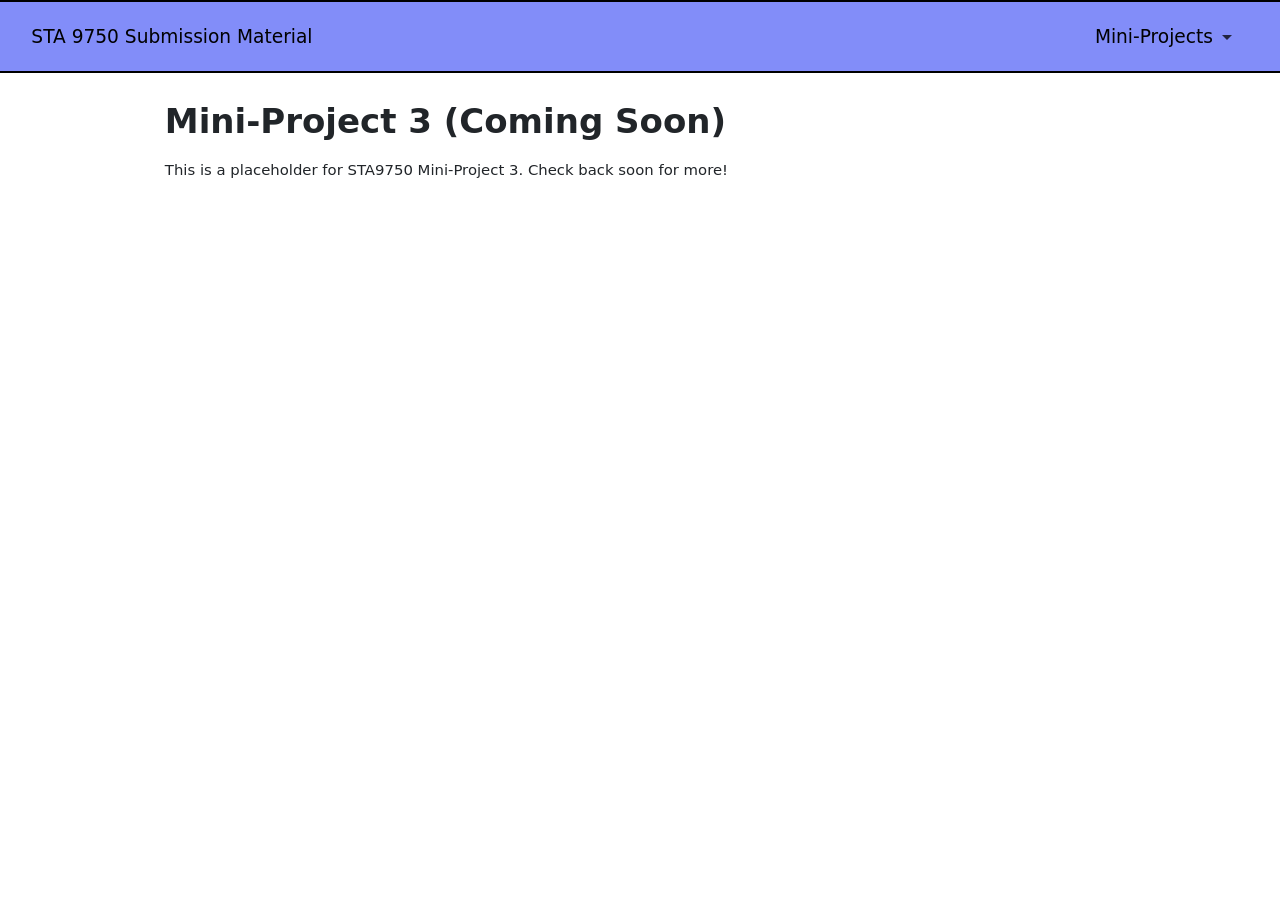
<file: docs/mp03.html>
<!DOCTYPE html>
<html xmlns="http://www.w3.org/1999/xhtml" lang="en" xml:lang="en"><head>

<meta charset="utf-8">
<meta name="generator" content="quarto-1.10.18">

<meta name="viewport" content="width=device-width, initial-scale=1.0, user-scalable=yes">


<title>Mini-Project 3 (Coming Soon) – STA 9750 Submission Material</title>
<style>
/* Default styles provided by pandoc.
** See https://pandoc.org/MANUAL.html#variables-for-html for config info.
*/
span.smallcaps{font-variant: small-caps;}
div.columns{display: flex; gap: 1.5em;}
div.column{flex: auto;}
@media screen {
div.columns{gap: min(4vw, 1.5em);}
div.column{overflow-x: auto;}
}
div.hanging-indent{margin-left: 1.5em; text-indent: -1.5em;}
ul.task-list{list-style: none;}
ul.task-list li input[type="checkbox"] {
  width: 0.8em;
  margin: 0 0.8em 0.2em -1em; /* quarto-specific, see https://github.com/quarto-dev/quarto-cli/issues/4556 */ 
  vertical-align: middle;
}
</style>


<script src="site_libs/quarto-nav/quarto-nav.js"></script>
<script src="site_libs/clipboard/clipboard.min.js"></script>
<script src="site_libs/quarto-search/autocomplete.umd.js"></script>
<script src="site_libs/quarto-search/fuse.min.js"></script>
<script src="site_libs/quarto-search/quarto-search.js"></script>
<meta name="quarto:offset" content="./">
<script src="site_libs/quarto-html/quarto.js" type="module"></script>
<script src="site_libs/quarto-html/tabsets/tabsets.js" type="module"></script>
<script src="site_libs/quarto-html/popper.min.js"></script>
<script src="site_libs/quarto-html/tippy.umd.min.js"></script>
<script src="site_libs/quarto-html/anchor.min.js"></script>
<link href="site_libs/quarto-html/tippy.css" rel="stylesheet">
<link href="site_libs/quarto-html/quarto-syntax-highlighting-64a204ab8560d761af7679ceaba22944.css" rel="stylesheet" id="quarto-text-highlighting-styles">
<script src="site_libs/bootstrap/bootstrap.min.js"></script>
<link href="site_libs/bootstrap/bootstrap-icons.css" rel="stylesheet">
<link href="site_libs/bootstrap/bootstrap-adc5cd6dcca335c125d18661845a50cc.min.css" rel="stylesheet" append-hash="true" id="quarto-bootstrap" data-mode="light">
<script id="quarto-search-options" type="application/json">{
  "location": "navbar",
  "copy-button": false,
  "collapse-after": 3,
  "panel-placement": "end",
  "type": "overlay",
  "limit": 50,
  "keyboard-shortcut": [
    "f",
    "/",
    "s"
  ],
  "show-item-context": false,
  "language": {
    "search-no-results-text": "No results",
    "search-matching-documents-text": "matching documents",
    "search-copy-link-title": "Copy link to search",
    "search-hide-matches-text": "Hide additional matches",
    "search-more-match-text": "more match in this document",
    "search-more-matches-text": "more matches in this document",
    "search-clear-button-title": "Clear",
    "search-text-placeholder": "",
    "search-detached-cancel-button-title": "Cancel",
    "search-submit-button-title": "Submit",
    "search-label": "Search"
  }
}</script>


</head>

<body class="nav-fixed quarto-light">

<div id="quarto-search-results"></div>
  <header id="quarto-header" class="headroom fixed-top">
    <nav class="navbar navbar-expand-sm " data-bs-theme="dark">
      <div class="navbar-container container-fluid">
      <div class="navbar-brand-container mx-auto">
    <a class="navbar-brand" href="./index.html">
    <span class="navbar-title">STA 9750 Submission Material</span>
    </a>
  </div>
          <button class="navbar-toggler" type="button" data-bs-toggle="collapse" data-bs-target="#navbarCollapse" aria-controls="navbarCollapse" role="menu" aria-expanded="false" aria-label="Toggle navigation" onclick="if (window.quartoToggleHeadroom) { window.quartoToggleHeadroom(); }">
  <span class="navbar-toggler-icon"></span>
</button>
          <div class="collapse navbar-collapse" id="navbarCollapse">
            <ul class="navbar-nav navbar-nav-scroll ms-auto">
  <li class="nav-item dropdown ">
    <a class="nav-link dropdown-toggle" href="#" id="nav-menu-mini-projects" role="link" data-bs-toggle="dropdown" aria-expanded="false">
 <span class="menu-text">Mini-Projects</span>
    </a>
    <ul class="dropdown-menu dropdown-menu-end" aria-labelledby="nav-menu-mini-projects">    
        <li>
    <a class="dropdown-item" href="./mp01.html">
 <span class="dropdown-text">Mini-Project 1: Exploring Netflix Viewing Data</span></a>
  </li>  
        <li>
    <a class="dropdown-item" href="./mp02.html">
 <span class="dropdown-text">Mini-Project 2: Identifying Environmentally Responsible US Public Transit Systems</span></a>
  </li>  
        <li>
    <a class="dropdown-item" href="./mp03.html">
 <span class="dropdown-text">Mini-Project 3 (Coming Soon)</span></a>
  </li>  
        <li>
    <a class="dropdown-item" href="./mp04.html">
 <span class="dropdown-text">Mini-Project 4 (Coming Soon)</span></a>
  </li>  
    </ul>
  </li>
</ul>
          </div> <!-- /navcollapse -->
            <div class="quarto-navbar-tools">
</div>
      </div> <!-- /container-fluid -->
    </nav>
</header>
<!-- content -->
<div id="quarto-content" class="quarto-container page-columns page-rows-contents page-layout-article page-navbar">
<!-- sidebar -->
<!-- margin-sidebar -->
    <div id="quarto-margin-sidebar" class="sidebar margin-sidebar zindex-bottom">
        
    </div>
<!-- main -->
<main class="content" id="quarto-document-content">

<header id="title-block-header" class="quarto-title-block default">
<div class="quarto-title">
<h1 class="title">Mini-Project 3 (Coming Soon)</h1>
</div>



<div class="quarto-title-meta">

    
  
    
  </div>
  


</header>


<p>This is a placeholder for STA9750 Mini-Project 3. Check back soon for more!</p>



</main> <!-- /main -->
<script id="quarto-html-after-body" type="application/javascript">
  window.document.addEventListener("DOMContentLoaded", function (event) {
    const icon = "";
    const anchorJS = new window.AnchorJS();
    anchorJS.options = {
      placement: 'right',
      icon: icon
    };
    anchorJS.add('.anchored');
    const isCodeAnnotation = (el) => {
      for (const clz of el.classList) {
        if (clz.startsWith('code-annotation-')) {                     
          return true;
        }
      }
      return false;
    }
    const onCopySuccess = function(e) {
      // button target
      const button = e.trigger;
      // don't keep focus
      button.blur();
      // flash "checked"
      button.classList.add('code-copy-button-checked');
      var currentTitle = button.getAttribute("title");
      button.setAttribute("title", "Copied!");
      let tooltip;
      if (window.bootstrap) {
        button.setAttribute("data-bs-toggle", "tooltip");
        button.setAttribute("data-bs-placement", "left");
        button.setAttribute("data-bs-title", "Copied!");
        tooltip = new bootstrap.Tooltip(button, 
          { trigger: "manual", 
            customClass: "code-copy-button-tooltip",
            offset: [0, -8]});
        tooltip.show();    
      }
      setTimeout(function() {
        if (tooltip) {
          tooltip.hide();
          button.removeAttribute("data-bs-title");
          button.removeAttribute("data-bs-toggle");
          button.removeAttribute("data-bs-placement");
        }
        button.setAttribute("title", currentTitle);
        button.classList.remove('code-copy-button-checked');
      }, 1000);
      // clear code selection
      e.clearSelection();
    }
    const getTextToCopy = function(trigger) {
      const outerScaffold = trigger.parentElement.cloneNode(true);
      const codeEl = outerScaffold.querySelector('code');
      for (const childEl of codeEl.children) {
        if (isCodeAnnotation(childEl)) {
          childEl.remove();
        }
      }
      return codeEl.innerText;
    }
    const clipboard = new window.ClipboardJS('.code-copy-button:not([data-in-quarto-modal])', {
      text: getTextToCopy
    });
    clipboard.on('success', onCopySuccess);
    if (window.document.getElementById('quarto-embedded-source-code-modal')) {
      const clipboardModal = new window.ClipboardJS('.code-copy-button[data-in-quarto-modal]', {
        text: getTextToCopy,
        container: window.document.getElementById('quarto-embedded-source-code-modal')
      });
      clipboardModal.on('success', onCopySuccess);
    }
      var localhostRegex = new RegExp(/^(?:http|https):\/\/localhost\:?[0-9]*\//);
      var mailtoRegex = new RegExp(/^mailto:/);
        var filterRegex = new RegExp("https:\/\/nadyathompson\.github\.io\/STA9750-2026-FALL\/");
      var isInternal = (href) => {
          return filterRegex.test(href) || localhostRegex.test(href) || mailtoRegex.test(href);
      }
      // Inspect non-navigation links and adorn them if external
     var links = window.document.querySelectorAll('a[href]:not(.nav-link):not(.navbar-brand):not(.toc-action):not(.sidebar-link):not(.sidebar-item-toggle):not(.pagination-link):not(.no-external):not([aria-hidden]):not(.dropdown-item):not(.quarto-navigation-tool):not(.about-link)');
      for (var i=0; i<links.length; i++) {
        const link = links[i];
        if (!isInternal(link.href)) {
          // undo the damage that might have been done by quarto-nav.js in the case of
          // links that we want to consider external
          if (link.dataset.originalHref !== undefined) {
            link.href = link.dataset.originalHref;
          }
        }
      }
    function tippyHover(el, contentFn, onTriggerFn, onUntriggerFn) {
      const config = {
        allowHTML: true,
        maxWidth: 500,
        delay: 100,
        arrow: false,
        appendTo: function(el) {
            return el.parentElement;
        },
        interactive: true,
        interactiveBorder: 10,
        theme: 'quarto',
        placement: 'bottom-start',
      };
      if (contentFn) {
        config.content = contentFn;
      }
      if (onTriggerFn) {
        config.onTrigger = onTriggerFn;
      }
      if (onUntriggerFn) {
        config.onUntrigger = onUntriggerFn;
      }
      window.tippy(el, config); 
    }
    const noterefs = window.document.querySelectorAll('a[role="doc-noteref"]');
    for (var i=0; i<noterefs.length; i++) {
      const ref = noterefs[i];
      tippyHover(ref, function() {
        // use id or data attribute instead here
        let href = ref.getAttribute('data-footnote-href') || ref.getAttribute('href');
        try { href = new URL(href).hash; } catch {}
        const id = href.replace(/^#\/?/, "");
        const note = window.document.getElementById(id);
        if (note) {
          return note.innerHTML;
        } else {
          return "";
        }
      });
    }
    const xrefs = window.document.querySelectorAll('a.quarto-xref');
    const processXRef = (id, note) => {
      // Strip column container classes
      const stripColumnClz = (el) => {
        el.classList.remove("page-full", "page-columns");
        if (el.children) {
          for (const child of el.children) {
            stripColumnClz(child);
          }
        }
      }
      stripColumnClz(note)
      if (id === null || id.startsWith('sec-')) {
        // Special case sections, only their first couple elements
        const container = document.createElement("div");
        if (note.children && note.children.length > 2) {
          container.appendChild(note.children[0].cloneNode(true));
          for (let i = 1; i < note.children.length; i++) {
            const child = note.children[i];
            if (child.tagName === "P" && child.innerText === "") {
              continue;
            } else {
              container.appendChild(child.cloneNode(true));
              break;
            }
          }
          if (window.Quarto?.typesetMath) {
            window.Quarto.typesetMath(container);
          }
          return container.innerHTML
        } else {
          if (window.Quarto?.typesetMath) {
            window.Quarto.typesetMath(note);
          }
          return note.innerHTML;
        }
      } else {
        // Remove any anchor links if they are present
        const anchorLink = note.querySelector('a.anchorjs-link');
        if (anchorLink) {
          anchorLink.remove();
        }
        if (window.Quarto?.typesetMath) {
          window.Quarto.typesetMath(note);
        }
        if (note.classList.contains("callout")) {
          return note.outerHTML;
        } else {
          return note.innerHTML;
        }
      }
    }
    for (var i=0; i<xrefs.length; i++) {
      const xref = xrefs[i];
      tippyHover(xref, undefined, function(instance) {
        instance.disable();
        let url = xref.getAttribute('href');
        let hash = undefined; 
        if (url.startsWith('#')) {
          hash = url;
        } else {
          try { hash = new URL(url).hash; } catch {}
        }
        if (hash) {
          const id = hash.replace(/^#\/?/, "");
          const note = window.document.getElementById(id);
          if (note !== null) {
            try {
              const html = processXRef(id, note.cloneNode(true));
              instance.setContent(html);
            } finally {
              instance.enable();
              instance.show();
            }
          } else {
            // See if we can fetch this
            fetch(url.split('#')[0])
            .then(res => res.text())
            .then(html => {
              const parser = new DOMParser();
              const htmlDoc = parser.parseFromString(html, "text/html");
              const note = htmlDoc.getElementById(id);
              if (note !== null) {
                const html = processXRef(id, note);
                instance.setContent(html);
              } 
            }).finally(() => {
              instance.enable();
              instance.show();
            });
          }
        } else {
          // See if we can fetch a full url (with no hash to target)
          // This is a special case and we should probably do some content thinning / targeting
          fetch(url)
          .then(res => res.text())
          .then(html => {
            const parser = new DOMParser();
            const htmlDoc = parser.parseFromString(html, "text/html");
            const note = htmlDoc.querySelector('main.content');
            if (note !== null) {
              // This should only happen for chapter cross references
              // (since there is no id in the URL)
              // remove the first header
              if (note.children.length > 0 && note.children[0].tagName === "HEADER") {
                note.children[0].remove();
              }
              const html = processXRef(null, note);
              instance.setContent(html);
            } 
          }).finally(() => {
            instance.enable();
            instance.show();
          });
        }
      }, function(instance) {
      });
    }
        let selectedAnnoteEl;
        const selectorForAnnotation = ( cell, annotation) => {
          let cellAttr = 'data-code-cell="' + cell + '"';
          let lineAttr = 'data-code-annotation="' +  annotation + '"';
          const selector = 'span[' + cellAttr + '][' + lineAttr + ']';
          return selector;
        }
        const selectCodeLines = (annoteEl) => {
          const doc = window.document;
          const targetCell = annoteEl.getAttribute("data-target-cell");
          const targetAnnotation = annoteEl.getAttribute("data-target-annotation");
          const annoteSpan = window.document.querySelector(selectorForAnnotation(targetCell, targetAnnotation));
          const lines = annoteSpan.getAttribute("data-code-lines").split(",");
          const lineIds = lines.map((line) => {
            return targetCell + "-" + line;
          })
          let top = null;
          let height = null;
          let parent = null;
          if (lineIds.length > 0) {
              //compute the position of the single el (top and bottom and make a div)
              const el = window.document.getElementById(lineIds[0]);
              top = el.offsetTop;
              height = el.offsetHeight;
              parent = el.parentElement.parentElement;
            if (lineIds.length > 1) {
              const lastEl = window.document.getElementById(lineIds[lineIds.length - 1]);
              const bottom = lastEl.offsetTop + lastEl.offsetHeight;
              height = bottom - top;
            }
            if (top !== null && height !== null && parent !== null) {
              // cook up a div (if necessary) and position it 
              let div = window.document.getElementById("code-annotation-line-highlight");
              if (div === null) {
                div = window.document.createElement("div");
                div.setAttribute("id", "code-annotation-line-highlight");
                div.style.position = 'absolute';
                parent.appendChild(div);
              }
              div.style.top = top - 2 + "px";
              div.style.height = height + 4 + "px";
              div.style.left = 0;
              let gutterDiv = window.document.getElementById("code-annotation-line-highlight-gutter");
              if (gutterDiv === null) {
                gutterDiv = window.document.createElement("div");
                gutterDiv.setAttribute("id", "code-annotation-line-highlight-gutter");
                gutterDiv.style.position = 'absolute';
                const codeCell = window.document.getElementById(targetCell);
                const gutter = codeCell.querySelector('.code-annotation-gutter');
                gutter.appendChild(gutterDiv);
              }
              gutterDiv.style.top = top - 2 + "px";
              gutterDiv.style.height = height + 4 + "px";
            }
            selectedAnnoteEl = annoteEl;
          }
        };
        const unselectCodeLines = () => {
          const elementsIds = ["code-annotation-line-highlight", "code-annotation-line-highlight-gutter"];
          elementsIds.forEach((elId) => {
            const div = window.document.getElementById(elId);
            if (div) {
              div.remove();
            }
          });
          selectedAnnoteEl = undefined;
        };
          // Handle positioning of the toggle
      window.addEventListener(
        "resize",
        throttle(() => {
          elRect = undefined;
          if (selectedAnnoteEl) {
            selectCodeLines(selectedAnnoteEl);
          }
        }, 10)
      );
      function throttle(fn, ms) {
      let throttle = false;
      let timer;
        return (...args) => {
          if(!throttle) { // first call gets through
              fn.apply(this, args);
              throttle = true;
          } else { // all the others get throttled
              if(timer) clearTimeout(timer); // cancel #2
              timer = setTimeout(() => {
                fn.apply(this, args);
                timer = throttle = false;
              }, ms);
          }
        };
      }
        // Attach click handler to the DT
        const annoteDls = window.document.querySelectorAll('dt[data-target-cell]');
        for (const annoteDlNode of annoteDls) {
          annoteDlNode.addEventListener('click', (event) => {
            const clickedEl = event.target;
            if (clickedEl !== selectedAnnoteEl) {
              unselectCodeLines();
              const activeEl = window.document.querySelector('dt[data-target-cell].code-annotation-active');
              if (activeEl) {
                activeEl.classList.remove('code-annotation-active');
              }
              selectCodeLines(clickedEl);
              clickedEl.classList.add('code-annotation-active');
            } else {
              // Unselect the line
              unselectCodeLines();
              clickedEl.classList.remove('code-annotation-active');
            }
          });
        }
    const findCites = (el) => {
      const parentEl = el.parentElement;
      if (parentEl) {
        const cites = parentEl.dataset.cites;
        if (cites) {
          return {
            el,
            cites: cites.split(' ')
          };
        } else {
          return findCites(el.parentElement)
        }
      } else {
        return undefined;
      }
    };
    var bibliorefs = window.document.querySelectorAll('a[role="doc-biblioref"]');
    for (var i=0; i<bibliorefs.length; i++) {
      const ref = bibliorefs[i];
      const citeInfo = findCites(ref);
      if (citeInfo) {
        tippyHover(citeInfo.el, function() {
          var popup = window.document.createElement('div');
          citeInfo.cites.forEach(function(cite) {
            var citeDiv = window.document.createElement('div');
            citeDiv.classList.add('hanging-indent');
            citeDiv.classList.add('csl-entry');
            var biblioDiv = window.document.getElementById('ref-' + cite);
            if (biblioDiv) {
              citeDiv.innerHTML = biblioDiv.innerHTML;
            }
            popup.appendChild(citeDiv);
          });
          return popup.innerHTML;
        });
      }
    }
  });
  </script>
</div> <!-- /content -->




</body></html>
</file>
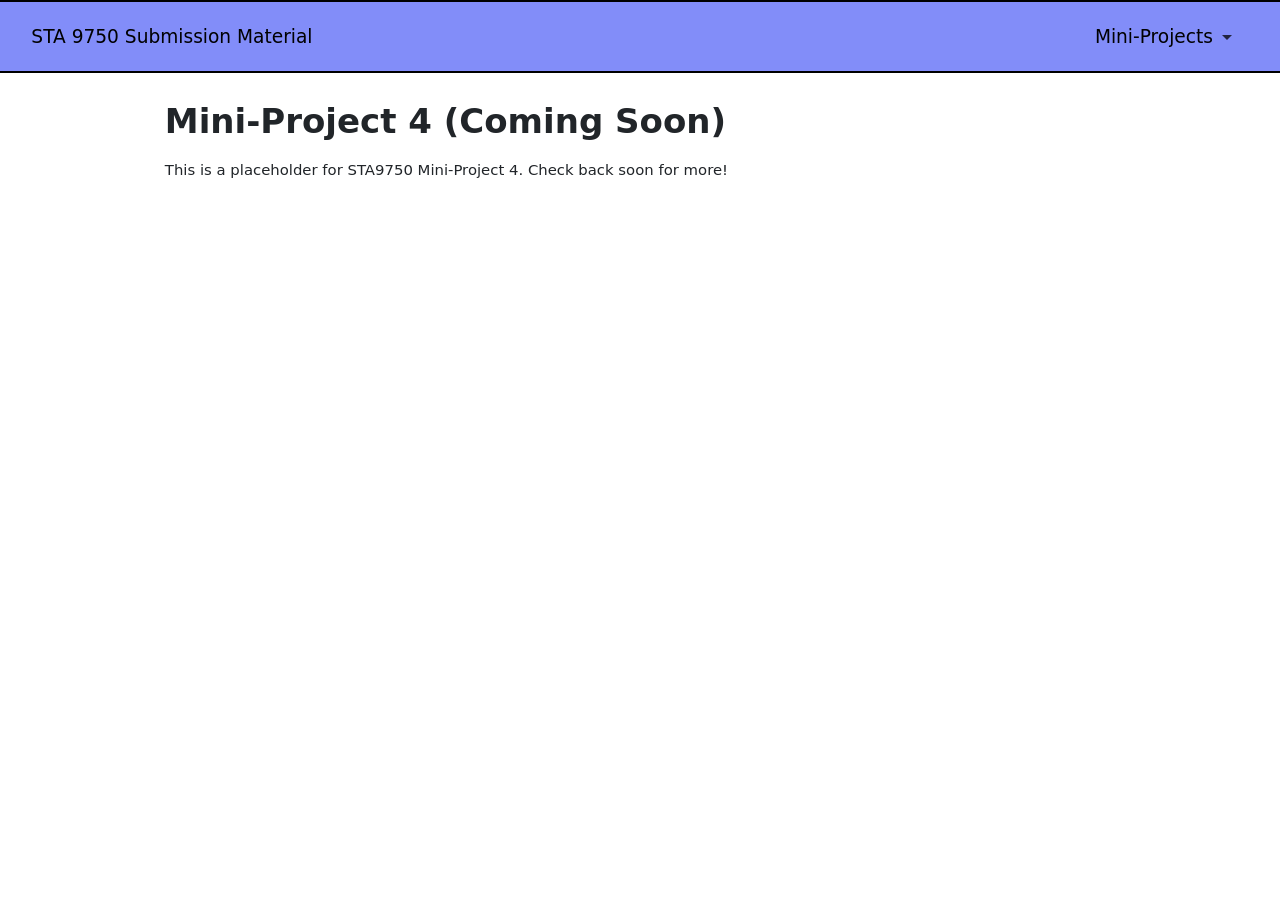
<file: docs/mp04.html>
<!DOCTYPE html>
<html xmlns="http://www.w3.org/1999/xhtml" lang="en" xml:lang="en"><head>

<meta charset="utf-8">
<meta name="generator" content="quarto-1.10.18">

<meta name="viewport" content="width=device-width, initial-scale=1.0, user-scalable=yes">


<title>Mini-Project 4 (Coming Soon) – STA 9750 Submission Material</title>
<style>
/* Default styles provided by pandoc.
** See https://pandoc.org/MANUAL.html#variables-for-html for config info.
*/
span.smallcaps{font-variant: small-caps;}
div.columns{display: flex; gap: 1.5em;}
div.column{flex: auto;}
@media screen {
div.columns{gap: min(4vw, 1.5em);}
div.column{overflow-x: auto;}
}
div.hanging-indent{margin-left: 1.5em; text-indent: -1.5em;}
ul.task-list{list-style: none;}
ul.task-list li input[type="checkbox"] {
  width: 0.8em;
  margin: 0 0.8em 0.2em -1em; /* quarto-specific, see https://github.com/quarto-dev/quarto-cli/issues/4556 */ 
  vertical-align: middle;
}
</style>


<script src="site_libs/quarto-nav/quarto-nav.js"></script>
<script src="site_libs/clipboard/clipboard.min.js"></script>
<script src="site_libs/quarto-search/autocomplete.umd.js"></script>
<script src="site_libs/quarto-search/fuse.min.js"></script>
<script src="site_libs/quarto-search/quarto-search.js"></script>
<meta name="quarto:offset" content="./">
<script src="site_libs/quarto-html/quarto.js" type="module"></script>
<script src="site_libs/quarto-html/tabsets/tabsets.js" type="module"></script>
<script src="site_libs/quarto-html/popper.min.js"></script>
<script src="site_libs/quarto-html/tippy.umd.min.js"></script>
<script src="site_libs/quarto-html/anchor.min.js"></script>
<link href="site_libs/quarto-html/tippy.css" rel="stylesheet">
<link href="site_libs/quarto-html/quarto-syntax-highlighting-64a204ab8560d761af7679ceaba22944.css" rel="stylesheet" id="quarto-text-highlighting-styles">
<script src="site_libs/bootstrap/bootstrap.min.js"></script>
<link href="site_libs/bootstrap/bootstrap-icons.css" rel="stylesheet">
<link href="site_libs/bootstrap/bootstrap-adc5cd6dcca335c125d18661845a50cc.min.css" rel="stylesheet" append-hash="true" id="quarto-bootstrap" data-mode="light">
<script id="quarto-search-options" type="application/json">{
  "location": "navbar",
  "copy-button": false,
  "collapse-after": 3,
  "panel-placement": "end",
  "type": "overlay",
  "limit": 50,
  "keyboard-shortcut": [
    "f",
    "/",
    "s"
  ],
  "show-item-context": false,
  "language": {
    "search-no-results-text": "No results",
    "search-matching-documents-text": "matching documents",
    "search-copy-link-title": "Copy link to search",
    "search-hide-matches-text": "Hide additional matches",
    "search-more-match-text": "more match in this document",
    "search-more-matches-text": "more matches in this document",
    "search-clear-button-title": "Clear",
    "search-text-placeholder": "",
    "search-detached-cancel-button-title": "Cancel",
    "search-submit-button-title": "Submit",
    "search-label": "Search"
  }
}</script>


</head>

<body class="nav-fixed quarto-light">

<div id="quarto-search-results"></div>
  <header id="quarto-header" class="headroom fixed-top">
    <nav class="navbar navbar-expand-sm " data-bs-theme="dark">
      <div class="navbar-container container-fluid">
      <div class="navbar-brand-container mx-auto">
    <a class="navbar-brand" href="./index.html">
    <span class="navbar-title">STA 9750 Submission Material</span>
    </a>
  </div>
          <button class="navbar-toggler" type="button" data-bs-toggle="collapse" data-bs-target="#navbarCollapse" aria-controls="navbarCollapse" role="menu" aria-expanded="false" aria-label="Toggle navigation" onclick="if (window.quartoToggleHeadroom) { window.quartoToggleHeadroom(); }">
  <span class="navbar-toggler-icon"></span>
</button>
          <div class="collapse navbar-collapse" id="navbarCollapse">
            <ul class="navbar-nav navbar-nav-scroll ms-auto">
  <li class="nav-item dropdown ">
    <a class="nav-link dropdown-toggle" href="#" id="nav-menu-mini-projects" role="link" data-bs-toggle="dropdown" aria-expanded="false">
 <span class="menu-text">Mini-Projects</span>
    </a>
    <ul class="dropdown-menu dropdown-menu-end" aria-labelledby="nav-menu-mini-projects">    
        <li>
    <a class="dropdown-item" href="./mp01.html">
 <span class="dropdown-text">Mini-Project 1: Exploring Netflix Viewing Data</span></a>
  </li>  
        <li>
    <a class="dropdown-item" href="./mp02.html">
 <span class="dropdown-text">Mini-Project 2: Identifying Environmentally Responsible US Public Transit Systems</span></a>
  </li>  
        <li>
    <a class="dropdown-item" href="./mp03.html">
 <span class="dropdown-text">Mini-Project 3 (Coming Soon)</span></a>
  </li>  
        <li>
    <a class="dropdown-item" href="./mp04.html">
 <span class="dropdown-text">Mini-Project 4 (Coming Soon)</span></a>
  </li>  
    </ul>
  </li>
</ul>
          </div> <!-- /navcollapse -->
            <div class="quarto-navbar-tools">
</div>
      </div> <!-- /container-fluid -->
    </nav>
</header>
<!-- content -->
<div id="quarto-content" class="quarto-container page-columns page-rows-contents page-layout-article page-navbar">
<!-- sidebar -->
<!-- margin-sidebar -->
    <div id="quarto-margin-sidebar" class="sidebar margin-sidebar zindex-bottom">
        
    </div>
<!-- main -->
<main class="content" id="quarto-document-content">

<header id="title-block-header" class="quarto-title-block default">
<div class="quarto-title">
<h1 class="title">Mini-Project 4 (Coming Soon)</h1>
</div>



<div class="quarto-title-meta">

    
  
    
  </div>
  


</header>


<p>This is a placeholder for STA9750 Mini-Project 4. Check back soon for more!</p>



</main> <!-- /main -->
<script id="quarto-html-after-body" type="application/javascript">
  window.document.addEventListener("DOMContentLoaded", function (event) {
    const icon = "";
    const anchorJS = new window.AnchorJS();
    anchorJS.options = {
      placement: 'right',
      icon: icon
    };
    anchorJS.add('.anchored');
    const isCodeAnnotation = (el) => {
      for (const clz of el.classList) {
        if (clz.startsWith('code-annotation-')) {                     
          return true;
        }
      }
      return false;
    }
    const onCopySuccess = function(e) {
      // button target
      const button = e.trigger;
      // don't keep focus
      button.blur();
      // flash "checked"
      button.classList.add('code-copy-button-checked');
      var currentTitle = button.getAttribute("title");
      button.setAttribute("title", "Copied!");
      let tooltip;
      if (window.bootstrap) {
        button.setAttribute("data-bs-toggle", "tooltip");
        button.setAttribute("data-bs-placement", "left");
        button.setAttribute("data-bs-title", "Copied!");
        tooltip = new bootstrap.Tooltip(button, 
          { trigger: "manual", 
            customClass: "code-copy-button-tooltip",
            offset: [0, -8]});
        tooltip.show();    
      }
      setTimeout(function() {
        if (tooltip) {
          tooltip.hide();
          button.removeAttribute("data-bs-title");
          button.removeAttribute("data-bs-toggle");
          button.removeAttribute("data-bs-placement");
        }
        button.setAttribute("title", currentTitle);
        button.classList.remove('code-copy-button-checked');
      }, 1000);
      // clear code selection
      e.clearSelection();
    }
    const getTextToCopy = function(trigger) {
      const outerScaffold = trigger.parentElement.cloneNode(true);
      const codeEl = outerScaffold.querySelector('code');
      for (const childEl of codeEl.children) {
        if (isCodeAnnotation(childEl)) {
          childEl.remove();
        }
      }
      return codeEl.innerText;
    }
    const clipboard = new window.ClipboardJS('.code-copy-button:not([data-in-quarto-modal])', {
      text: getTextToCopy
    });
    clipboard.on('success', onCopySuccess);
    if (window.document.getElementById('quarto-embedded-source-code-modal')) {
      const clipboardModal = new window.ClipboardJS('.code-copy-button[data-in-quarto-modal]', {
        text: getTextToCopy,
        container: window.document.getElementById('quarto-embedded-source-code-modal')
      });
      clipboardModal.on('success', onCopySuccess);
    }
      var localhostRegex = new RegExp(/^(?:http|https):\/\/localhost\:?[0-9]*\//);
      var mailtoRegex = new RegExp(/^mailto:/);
        var filterRegex = new RegExp("https:\/\/nadyathompson\.github\.io\/STA9750-2026-FALL\/");
      var isInternal = (href) => {
          return filterRegex.test(href) || localhostRegex.test(href) || mailtoRegex.test(href);
      }
      // Inspect non-navigation links and adorn them if external
     var links = window.document.querySelectorAll('a[href]:not(.nav-link):not(.navbar-brand):not(.toc-action):not(.sidebar-link):not(.sidebar-item-toggle):not(.pagination-link):not(.no-external):not([aria-hidden]):not(.dropdown-item):not(.quarto-navigation-tool):not(.about-link)');
      for (var i=0; i<links.length; i++) {
        const link = links[i];
        if (!isInternal(link.href)) {
          // undo the damage that might have been done by quarto-nav.js in the case of
          // links that we want to consider external
          if (link.dataset.originalHref !== undefined) {
            link.href = link.dataset.originalHref;
          }
        }
      }
    function tippyHover(el, contentFn, onTriggerFn, onUntriggerFn) {
      const config = {
        allowHTML: true,
        maxWidth: 500,
        delay: 100,
        arrow: false,
        appendTo: function(el) {
            return el.parentElement;
        },
        interactive: true,
        interactiveBorder: 10,
        theme: 'quarto',
        placement: 'bottom-start',
      };
      if (contentFn) {
        config.content = contentFn;
      }
      if (onTriggerFn) {
        config.onTrigger = onTriggerFn;
      }
      if (onUntriggerFn) {
        config.onUntrigger = onUntriggerFn;
      }
      window.tippy(el, config); 
    }
    const noterefs = window.document.querySelectorAll('a[role="doc-noteref"]');
    for (var i=0; i<noterefs.length; i++) {
      const ref = noterefs[i];
      tippyHover(ref, function() {
        // use id or data attribute instead here
        let href = ref.getAttribute('data-footnote-href') || ref.getAttribute('href');
        try { href = new URL(href).hash; } catch {}
        const id = href.replace(/^#\/?/, "");
        const note = window.document.getElementById(id);
        if (note) {
          return note.innerHTML;
        } else {
          return "";
        }
      });
    }
    const xrefs = window.document.querySelectorAll('a.quarto-xref');
    const processXRef = (id, note) => {
      // Strip column container classes
      const stripColumnClz = (el) => {
        el.classList.remove("page-full", "page-columns");
        if (el.children) {
          for (const child of el.children) {
            stripColumnClz(child);
          }
        }
      }
      stripColumnClz(note)
      if (id === null || id.startsWith('sec-')) {
        // Special case sections, only their first couple elements
        const container = document.createElement("div");
        if (note.children && note.children.length > 2) {
          container.appendChild(note.children[0].cloneNode(true));
          for (let i = 1; i < note.children.length; i++) {
            const child = note.children[i];
            if (child.tagName === "P" && child.innerText === "") {
              continue;
            } else {
              container.appendChild(child.cloneNode(true));
              break;
            }
          }
          if (window.Quarto?.typesetMath) {
            window.Quarto.typesetMath(container);
          }
          return container.innerHTML
        } else {
          if (window.Quarto?.typesetMath) {
            window.Quarto.typesetMath(note);
          }
          return note.innerHTML;
        }
      } else {
        // Remove any anchor links if they are present
        const anchorLink = note.querySelector('a.anchorjs-link');
        if (anchorLink) {
          anchorLink.remove();
        }
        if (window.Quarto?.typesetMath) {
          window.Quarto.typesetMath(note);
        }
        if (note.classList.contains("callout")) {
          return note.outerHTML;
        } else {
          return note.innerHTML;
        }
      }
    }
    for (var i=0; i<xrefs.length; i++) {
      const xref = xrefs[i];
      tippyHover(xref, undefined, function(instance) {
        instance.disable();
        let url = xref.getAttribute('href');
        let hash = undefined; 
        if (url.startsWith('#')) {
          hash = url;
        } else {
          try { hash = new URL(url).hash; } catch {}
        }
        if (hash) {
          const id = hash.replace(/^#\/?/, "");
          const note = window.document.getElementById(id);
          if (note !== null) {
            try {
              const html = processXRef(id, note.cloneNode(true));
              instance.setContent(html);
            } finally {
              instance.enable();
              instance.show();
            }
          } else {
            // See if we can fetch this
            fetch(url.split('#')[0])
            .then(res => res.text())
            .then(html => {
              const parser = new DOMParser();
              const htmlDoc = parser.parseFromString(html, "text/html");
              const note = htmlDoc.getElementById(id);
              if (note !== null) {
                const html = processXRef(id, note);
                instance.setContent(html);
              } 
            }).finally(() => {
              instance.enable();
              instance.show();
            });
          }
        } else {
          // See if we can fetch a full url (with no hash to target)
          // This is a special case and we should probably do some content thinning / targeting
          fetch(url)
          .then(res => res.text())
          .then(html => {
            const parser = new DOMParser();
            const htmlDoc = parser.parseFromString(html, "text/html");
            const note = htmlDoc.querySelector('main.content');
            if (note !== null) {
              // This should only happen for chapter cross references
              // (since there is no id in the URL)
              // remove the first header
              if (note.children.length > 0 && note.children[0].tagName === "HEADER") {
                note.children[0].remove();
              }
              const html = processXRef(null, note);
              instance.setContent(html);
            } 
          }).finally(() => {
            instance.enable();
            instance.show();
          });
        }
      }, function(instance) {
      });
    }
        let selectedAnnoteEl;
        const selectorForAnnotation = ( cell, annotation) => {
          let cellAttr = 'data-code-cell="' + cell + '"';
          let lineAttr = 'data-code-annotation="' +  annotation + '"';
          const selector = 'span[' + cellAttr + '][' + lineAttr + ']';
          return selector;
        }
        const selectCodeLines = (annoteEl) => {
          const doc = window.document;
          const targetCell = annoteEl.getAttribute("data-target-cell");
          const targetAnnotation = annoteEl.getAttribute("data-target-annotation");
          const annoteSpan = window.document.querySelector(selectorForAnnotation(targetCell, targetAnnotation));
          const lines = annoteSpan.getAttribute("data-code-lines").split(",");
          const lineIds = lines.map((line) => {
            return targetCell + "-" + line;
          })
          let top = null;
          let height = null;
          let parent = null;
          if (lineIds.length > 0) {
              //compute the position of the single el (top and bottom and make a div)
              const el = window.document.getElementById(lineIds[0]);
              top = el.offsetTop;
              height = el.offsetHeight;
              parent = el.parentElement.parentElement;
            if (lineIds.length > 1) {
              const lastEl = window.document.getElementById(lineIds[lineIds.length - 1]);
              const bottom = lastEl.offsetTop + lastEl.offsetHeight;
              height = bottom - top;
            }
            if (top !== null && height !== null && parent !== null) {
              // cook up a div (if necessary) and position it 
              let div = window.document.getElementById("code-annotation-line-highlight");
              if (div === null) {
                div = window.document.createElement("div");
                div.setAttribute("id", "code-annotation-line-highlight");
                div.style.position = 'absolute';
                parent.appendChild(div);
              }
              div.style.top = top - 2 + "px";
              div.style.height = height + 4 + "px";
              div.style.left = 0;
              let gutterDiv = window.document.getElementById("code-annotation-line-highlight-gutter");
              if (gutterDiv === null) {
                gutterDiv = window.document.createElement("div");
                gutterDiv.setAttribute("id", "code-annotation-line-highlight-gutter");
                gutterDiv.style.position = 'absolute';
                const codeCell = window.document.getElementById(targetCell);
                const gutter = codeCell.querySelector('.code-annotation-gutter');
                gutter.appendChild(gutterDiv);
              }
              gutterDiv.style.top = top - 2 + "px";
              gutterDiv.style.height = height + 4 + "px";
            }
            selectedAnnoteEl = annoteEl;
          }
        };
        const unselectCodeLines = () => {
          const elementsIds = ["code-annotation-line-highlight", "code-annotation-line-highlight-gutter"];
          elementsIds.forEach((elId) => {
            const div = window.document.getElementById(elId);
            if (div) {
              div.remove();
            }
          });
          selectedAnnoteEl = undefined;
        };
          // Handle positioning of the toggle
      window.addEventListener(
        "resize",
        throttle(() => {
          elRect = undefined;
          if (selectedAnnoteEl) {
            selectCodeLines(selectedAnnoteEl);
          }
        }, 10)
      );
      function throttle(fn, ms) {
      let throttle = false;
      let timer;
        return (...args) => {
          if(!throttle) { // first call gets through
              fn.apply(this, args);
              throttle = true;
          } else { // all the others get throttled
              if(timer) clearTimeout(timer); // cancel #2
              timer = setTimeout(() => {
                fn.apply(this, args);
                timer = throttle = false;
              }, ms);
          }
        };
      }
        // Attach click handler to the DT
        const annoteDls = window.document.querySelectorAll('dt[data-target-cell]');
        for (const annoteDlNode of annoteDls) {
          annoteDlNode.addEventListener('click', (event) => {
            const clickedEl = event.target;
            if (clickedEl !== selectedAnnoteEl) {
              unselectCodeLines();
              const activeEl = window.document.querySelector('dt[data-target-cell].code-annotation-active');
              if (activeEl) {
                activeEl.classList.remove('code-annotation-active');
              }
              selectCodeLines(clickedEl);
              clickedEl.classList.add('code-annotation-active');
            } else {
              // Unselect the line
              unselectCodeLines();
              clickedEl.classList.remove('code-annotation-active');
            }
          });
        }
    const findCites = (el) => {
      const parentEl = el.parentElement;
      if (parentEl) {
        const cites = parentEl.dataset.cites;
        if (cites) {
          return {
            el,
            cites: cites.split(' ')
          };
        } else {
          return findCites(el.parentElement)
        }
      } else {
        return undefined;
      }
    };
    var bibliorefs = window.document.querySelectorAll('a[role="doc-biblioref"]');
    for (var i=0; i<bibliorefs.length; i++) {
      const ref = bibliorefs[i];
      const citeInfo = findCites(ref);
      if (citeInfo) {
        tippyHover(citeInfo.el, function() {
          var popup = window.document.createElement('div');
          citeInfo.cites.forEach(function(cite) {
            var citeDiv = window.document.createElement('div');
            citeDiv.classList.add('hanging-indent');
            citeDiv.classList.add('csl-entry');
            var biblioDiv = window.document.getElementById('ref-' + cite);
            if (biblioDiv) {
              citeDiv.innerHTML = biblioDiv.innerHTML;
            }
            popup.appendChild(citeDiv);
          });
          return popup.innerHTML;
        });
      }
    }
  });
  </script>
</div> <!-- /content -->




</body></html>
</file>
<file: docs/site_libs/quarto-html/tippy.css>
.tippy-box[data-animation=fade][data-state=hidden]{opacity:0}[data-tippy-root]{max-width:calc(100vw - 10px)}.tippy-box{position:relative;background-color:#333;color:#fff;border-radius:4px;font-size:14px;line-height:1.4;white-space:normal;outline:0;transition-property:transform,visibility,opacity}.tippy-box[data-placement^=top]>.tippy-arrow{bottom:0}.tippy-box[data-placement^=top]>.tippy-arrow:before{bottom:-7px;left:0;border-width:8px 8px 0;border-top-color:initial;transform-origin:center top}.tippy-box[data-placement^=bottom]>.tippy-arrow{top:0}.tippy-box[data-placement^=bottom]>.tippy-arrow:before{top:-7px;left:0;border-width:0 8px 8px;border-bottom-color:initial;transform-origin:center bottom}.tippy-box[data-placement^=left]>.tippy-arrow{right:0}.tippy-box[data-placement^=left]>.tippy-arrow:before{border-width:8px 0 8px 8px;border-left-color:initial;right:-7px;transform-origin:center left}.tippy-box[data-placement^=right]>.tippy-arrow{left:0}.tippy-box[data-placement^=right]>.tippy-arrow:before{left:-7px;border-width:8px 8px 8px 0;border-right-color:initial;transform-origin:center right}.tippy-box[data-inertia][data-state=visible]{transition-timing-function:cubic-bezier(.54,1.5,.38,1.11)}.tippy-arrow{width:16px;height:16px;color:#333}.tippy-arrow:before{content:"";position:absolute;border-color:transparent;border-style:solid}.tippy-content{position:relative;padding:5px 9px;z-index:1}
</file>
<file: docs/site_libs/quarto-html/quarto-syntax-highlighting-64a204ab8560d761af7679ceaba22944.css>
/* quarto syntax highlight colors */
:root {
  --quarto-hl-ot-color: #003B4F;
  --quarto-hl-at-color: #657422;
  --quarto-hl-ss-color: #20794D;
  --quarto-hl-an-color: #5E5E5E;
  --quarto-hl-fu-color: #4758AB;
  --quarto-hl-st-color: #20794D;
  --quarto-hl-cf-color: #003B4F;
  --quarto-hl-op-color: #5E5E5E;
  --quarto-hl-er-color: #AD0000;
  --quarto-hl-bn-color: #AD0000;
  --quarto-hl-al-color: #AD0000;
  --quarto-hl-va-color: #111111;
  --quarto-hl-bu-color: inherit;
  --quarto-hl-ex-color: inherit;
  --quarto-hl-pp-color: #AD0000;
  --quarto-hl-in-color: #5E5E5E;
  --quarto-hl-vs-color: #20794D;
  --quarto-hl-wa-color: #5E5E5E;
  --quarto-hl-do-color: #5E5E5E;
  --quarto-hl-im-color: #00769E;
  --quarto-hl-ch-color: #20794D;
  --quarto-hl-dt-color: #AD0000;
  --quarto-hl-fl-color: #AD0000;
  --quarto-hl-co-color: #5E5E5E;
  --quarto-hl-cv-color: #5E5E5E;
  --quarto-hl-cn-color: #8f5902;
  --quarto-hl-sc-color: #5E5E5E;
  --quarto-hl-dv-color: #AD0000;
  --quarto-hl-kw-color: #003B4F;
}

/* other quarto variables */
:root {
  --quarto-font-monospace: SFMono-Regular, Menlo, Monaco, Consolas, "Liberation Mono", "Courier New", monospace;
}

/* syntax highlight based on Pandoc's rules */
pre > code.sourceCode > span {
  color: #003B4F;
}

code.sourceCode > span {
  color: #003B4F;
}

div.sourceCode,
div.sourceCode pre.sourceCode {
  color: #003B4F;
}

/* Normal */
code span {
  color: #003B4F;
}

/* Alert */
code span.al {
  color: #AD0000;
  font-style: inherit;
}

/* Annotation */
code span.an {
  color: #5E5E5E;
  font-style: inherit;
}

/* Attribute */
code span.at {
  color: #657422;
  font-style: inherit;
}

/* BaseN */
code span.bn {
  color: #AD0000;
  font-style: inherit;
}

/* BuiltIn */
code span.bu {
  font-style: inherit;
}

/* ControlFlow */
code span.cf {
  color: #003B4F;
  font-weight: bold;
  font-style: inherit;
}

/* Char */
code span.ch {
  color: #20794D;
  font-style: inherit;
}

/* Constant */
code span.cn {
  color: #8f5902;
  font-style: inherit;
}

/* Comment */
code span.co {
  color: #5E5E5E;
  font-style: inherit;
}

/* CommentVar */
code span.cv {
  color: #5E5E5E;
  font-style: italic;
}

/* Documentation */
code span.do {
  color: #5E5E5E;
  font-style: italic;
}

/* DataType */
code span.dt {
  color: #AD0000;
  font-style: inherit;
}

/* DecVal */
code span.dv {
  color: #AD0000;
  font-style: inherit;
}

/* Error */
code span.er {
  color: #AD0000;
  font-style: inherit;
}

/* Extension */
code span.ex {
  font-style: inherit;
}

/* Float */
code span.fl {
  color: #AD0000;
  font-style: inherit;
}

/* Function */
code span.fu {
  color: #4758AB;
  font-style: inherit;
}

/* Import */
code span.im {
  color: #00769E;
  font-style: inherit;
}

/* Information */
code span.in {
  color: #5E5E5E;
  font-style: inherit;
}

/* Keyword */
code span.kw {
  color: #003B4F;
  font-weight: bold;
  font-style: inherit;
}

/* Operator */
code span.op {
  color: #5E5E5E;
  font-style: inherit;
}

/* Other */
code span.ot {
  color: #003B4F;
  font-style: inherit;
}

/* Preprocessor */
code span.pp {
  color: #AD0000;
  font-style: inherit;
}

/* SpecialChar */
code span.sc {
  color: #5E5E5E;
  font-style: inherit;
}

/* SpecialString */
code span.ss {
  color: #20794D;
  font-style: inherit;
}

/* String */
code span.st {
  color: #20794D;
  font-style: inherit;
}

/* Variable */
code span.va {
  color: #111111;
  font-style: inherit;
}

/* VerbatimString */
code span.vs {
  color: #20794D;
  font-style: inherit;
}

/* Warning */
code span.wa {
  color: #5E5E5E;
  font-style: italic;
}

.prevent-inlining {
  content: "</";
}

/*# sourceMappingURL=9d8d5bb603a83b8298b89080a598c93b.css.map */
</file>
<file: docs/site_libs/htmltools-fill-0.5.9/fill.css>
@layer htmltools {
  .html-fill-container {
    display: flex;
    flex-direction: column;
    /* Prevent the container from expanding vertically or horizontally beyond its
    parent's constraints. */
    min-height: 0;
    min-width: 0;
  }
  .html-fill-container > .html-fill-item {
    /* Fill items can grow and shrink freely within
    available vertical space in fillable container */
    flex: 1 1 auto;
    min-height: 0;
    min-width: 0;
  }
  .html-fill-container > :not(.html-fill-item) {
    /* Prevent shrinking or growing of non-fill items */
    flex: 0 0 auto;
  }
}
</file>
<file: docs/site_libs/ggiraphjs-0.9.4/girafe.css>
.girafe {
  margin-left: auto;
  margin-right: auto;
}
.girafe_container_std {
  margin-left: auto;
  margin-right: auto;
  position: relative;
  text-align: center;
}

.girafe_container_ie {
  height: 0;
}
.girafe_svg_ie {
  position: absolute;
  top: 0;
  left: 0;
}

.ggiraph-toolbar {
  background-color: rgb(255, 255, 255);
  background-color: rgba(255, 255, 255, 0.3);
  border-radius: 5px;
  padding: 2px;
}
.ggiraph-toolbar-floating {
  position: absolute;
  opacity: 0;
}
.ggiraph-toolbar-top,
.ggiraph-toolbar-bottom {
  text-align: center;
}
.ggiraph-toolbar-topleft,
.ggiraph-toolbar-bottomleft {
  text-align: left;
}
.ggiraph-toolbar-topright,
.ggiraph-toolbar-bottomright {
  text-align: right;
}
.ggiraph-toolbar-floating-top {
  top: 3px;
  right: 0;
  left: 0;
}
.ggiraph-toolbar-floating-topleft {
  top: 3px;
  left: 3px;
}
.ggiraph-toolbar-floating-topright {
  top: 3px;
  right: 3px;
}
.ggiraph-toolbar-floating-bottom {
  bottom: 3px;
  right: 0;
  left: 0;
}
.ggiraph-toolbar-floating-bottomleft {
  left: 3px;
  bottom: 3px;
}
.ggiraph-toolbar-floating-bottomright {
  right: 3px;
  bottom: 3px;
}

.ggiraph-toolbar-block {
  display: inline-block;
}
.ggiraph-toolbar-block:not(:last-child) {
  margin-right: 10px;
}

.ggiraph-toolbar-icon {
  display: inline-block;
  cursor: pointer;
  border: 0;
  padding: 0;
  margin: 0;
  width: 15pt;
  height: 15pt;
}
.ggiraph-toolbar-icon:not(:last-child) {
  margin-right: 3px;
}

.ggiraph-toolbar-icon svg {
  pointer-events: none;
}

.ggiraph-toolbar-icon.drop {
  stroke: #e30c37;
  fill: #e30c37;
}
.ggiraph-toolbar-icon.drop:hover {
  stroke: #333;
  fill: #333;
}
.ggiraph-toolbar-icon.neutral {
  stroke: #069;
  fill: #069;
}
.ggiraph-toolbar-icon.neutral:hover {
  stroke: #333;
  fill: #333;
}

.ggiraph-svg .lasso path {
  stroke: rgb(80, 80, 80);
  stroke-width: 1px;
}

.ggiraph-svg .lasso .drawn {
  fill-opacity: 0.05;
}

.ggiraph-svg .lasso .loop_close {
  fill: none;
  stroke-dasharray: 4, 4;
}

.ggiraph-svg .lasso .origin {
  fill: #333;
  fill-opacity: 0.5;
}

.ggiraph-svg .dragrect rect {
  stroke: rgb(80, 80, 80);
  stroke-width: 1px;
  fill-opacity: 0.05;
}

/* disable pointer events for non-interactive elements */
.ggiraph-svg .ggiraph-svg-rootg circle:not([id]),
.ggiraph-svg .ggiraph-svg-rootg image:not([id]),
.ggiraph-svg .ggiraph-svg-rootg line:not([id]),
.ggiraph-svg .ggiraph-svg-rootg path:not([id]),
.ggiraph-svg .ggiraph-svg-rootg polygon:not([id]),
.ggiraph-svg .ggiraph-svg-rootg polyline:not([id]),
.ggiraph-svg .ggiraph-svg-rootg rect:not([id]):not(.ggiraph-svg-bg),
.ggiraph-svg .ggiraph-svg-rootg text:not([id]) {
  pointer-events: none;
}

/* default pointer events for interactive elements */
.ggiraph-svg .ggiraph-svg-rootg [id] {
  pointer-events: all;
}

/* fullscreen modal styles */
.ggiraph-fullscreen-modal {
  position: fixed;
  inset: 0;
  background-color: rgba(0, 0, 0, 0.85);
  display: flex;
  align-items: center;
  justify-content: center;
}

.ggiraph-fullscreen-content {
  position: relative;
  height: 90vw;
  max-height: 90vh;
  background-color: white;
  border-radius: 8px;
  padding: 20px;
  display: flex;
  align-items: center;
  justify-content: center;
}

.ggiraph-fullscreen-close {
  position: absolute;
  top: 10px;
  right: 10px;
  width: 32px;
  height: 32px;
  border: none;
  background: #f0f0f0;
  border-radius: 50%;
  cursor: pointer;
  font-size: 20px;
  line-height: 1;
  display: flex;
  align-items: center;
  justify-content: center;
}

.ggiraph-fullscreen-close:hover {
  background-color: #e30c37;
  color: white;
}
</file>
<file: docs/site_libs/liberation-sans-0.5.3/css/liberation-sans.css>
@font-face {
  font-family: 'Liberation Sans';
  font-style: normal;
  font-weight: 400;
  src:
    url('../fonts/LiberationSans-Regular.ttf') format('truetype'), /* Safari, Android, iOS */
    url('../fonts/LiberationSans-Regular.woff') format('woff');
}

@font-face {
  font-family: 'Liberation Sans';
  font-style: italic;
  font-weight: 400;
  src:
    url('../fonts/LiberationSans-Italic.ttf') format('truetype'), /* Safari, Android, iOS */
    url('../fonts/LiberationSans-Italic.woff') format('woff');
}

@font-face {
  font-family: 'Liberation Sans';
  font-style: normal;
  font-weight: 700;
  src:
    url('../fonts/LiberationSans-Bold.ttf') format('truetype'), /* Safari, Android, iOS */
    url('../fonts/LiberationSans-Bold.woff') format('woff');
}

@font-face {
  font-family: 'Liberation Sans';
  font-style: italic;
  font-weight: 700;
  src:
    url('../fonts/LiberationSans-BoldItalic.ttf') format('truetype'), /* Safari, Android, iOS */
    url('../fonts/LiberationSans-BoldItalic.woff') format('woff');
}
</file>
<file: docs/site_libs/liberation-serif-0.5.3/css/liberation-serif.css>
@font-face {
  font-family: 'Liberation Serif';
  font-style: normal;
  font-weight: 400;
  src:
    url('../fonts/LiberationSerif-Regular.ttf') format('truetype'), /* Safari, Android, iOS */
    url('../fonts/LiberationSerif-Regular.woff') format('woff');
}

@font-face {
  font-family: 'Liberation Serif';
  font-style: italic;
  font-weight: 400;
  src:
    url('../fonts/LiberationSerif-Italic.ttf') format('truetype'), /* Safari, Android, iOS */
    url('../fonts/LiberationSerif-Italic.woff') format('woff');
}

@font-face {
  font-family: 'Liberation Serif';
  font-style: normal;
  font-weight: 700;
  src:
    url('../fonts/LiberationSerif-Bold.ttf') format('truetype'), /* Safari, Android, iOS */
    url('../fonts/LiberationSerif-Bold.woff') format('woff');
}

@font-face {
  font-family: 'Liberation Serif';
  font-style: italic;
  font-weight: 700;
  src:
    url('../fonts/LiberationSerif-BoldItalic.ttf') format('truetype'), /* Safari, Android, iOS */
    url('../fonts/LiberationSerif-BoldItalic.woff') format('woff');
}
</file>
<file: docs/site_libs/liberation-mono-0.5.3/css/liberation-mono.css>
@font-face {
  font-family: 'Liberation Mono';
  font-style: normal;
  font-weight: 400;
  src:
    url('../fonts/LiberationMono-Regular.ttf') format('truetype'), /* Safari, Android, iOS */
    url('../fonts/LiberationMono-Regular.woff') format('woff');
}

@font-face {
  font-family: 'Liberation Mono';
  font-style: italic;
  font-weight: 400;
  src:
    url('../fonts/LiberationMono-Italic.ttf') format('truetype'), /* Safari, Android, iOS */
    url('../fonts/LiberationMono-Italic.woff') format('woff');
}

@font-face {
  font-family: 'Liberation Mono';
  font-style: normal;
  font-weight: 700;
  src:
    url('../fonts/LiberationMono-Bold.ttf') format('truetype'), /* Safari, Android, iOS */
    url('../fonts/LiberationMono-Bold.woff') format('woff');
}

@font-face {
  font-family: 'Liberation Mono';
  font-style: italic;
  font-weight: 700;
  src:
    url('../fonts/LiberationMono-BoldItalic.ttf') format('truetype'), /* Safari, Android, iOS */
    url('../fonts/LiberationMono-BoldItalic.woff') format('woff');
}
</file>
